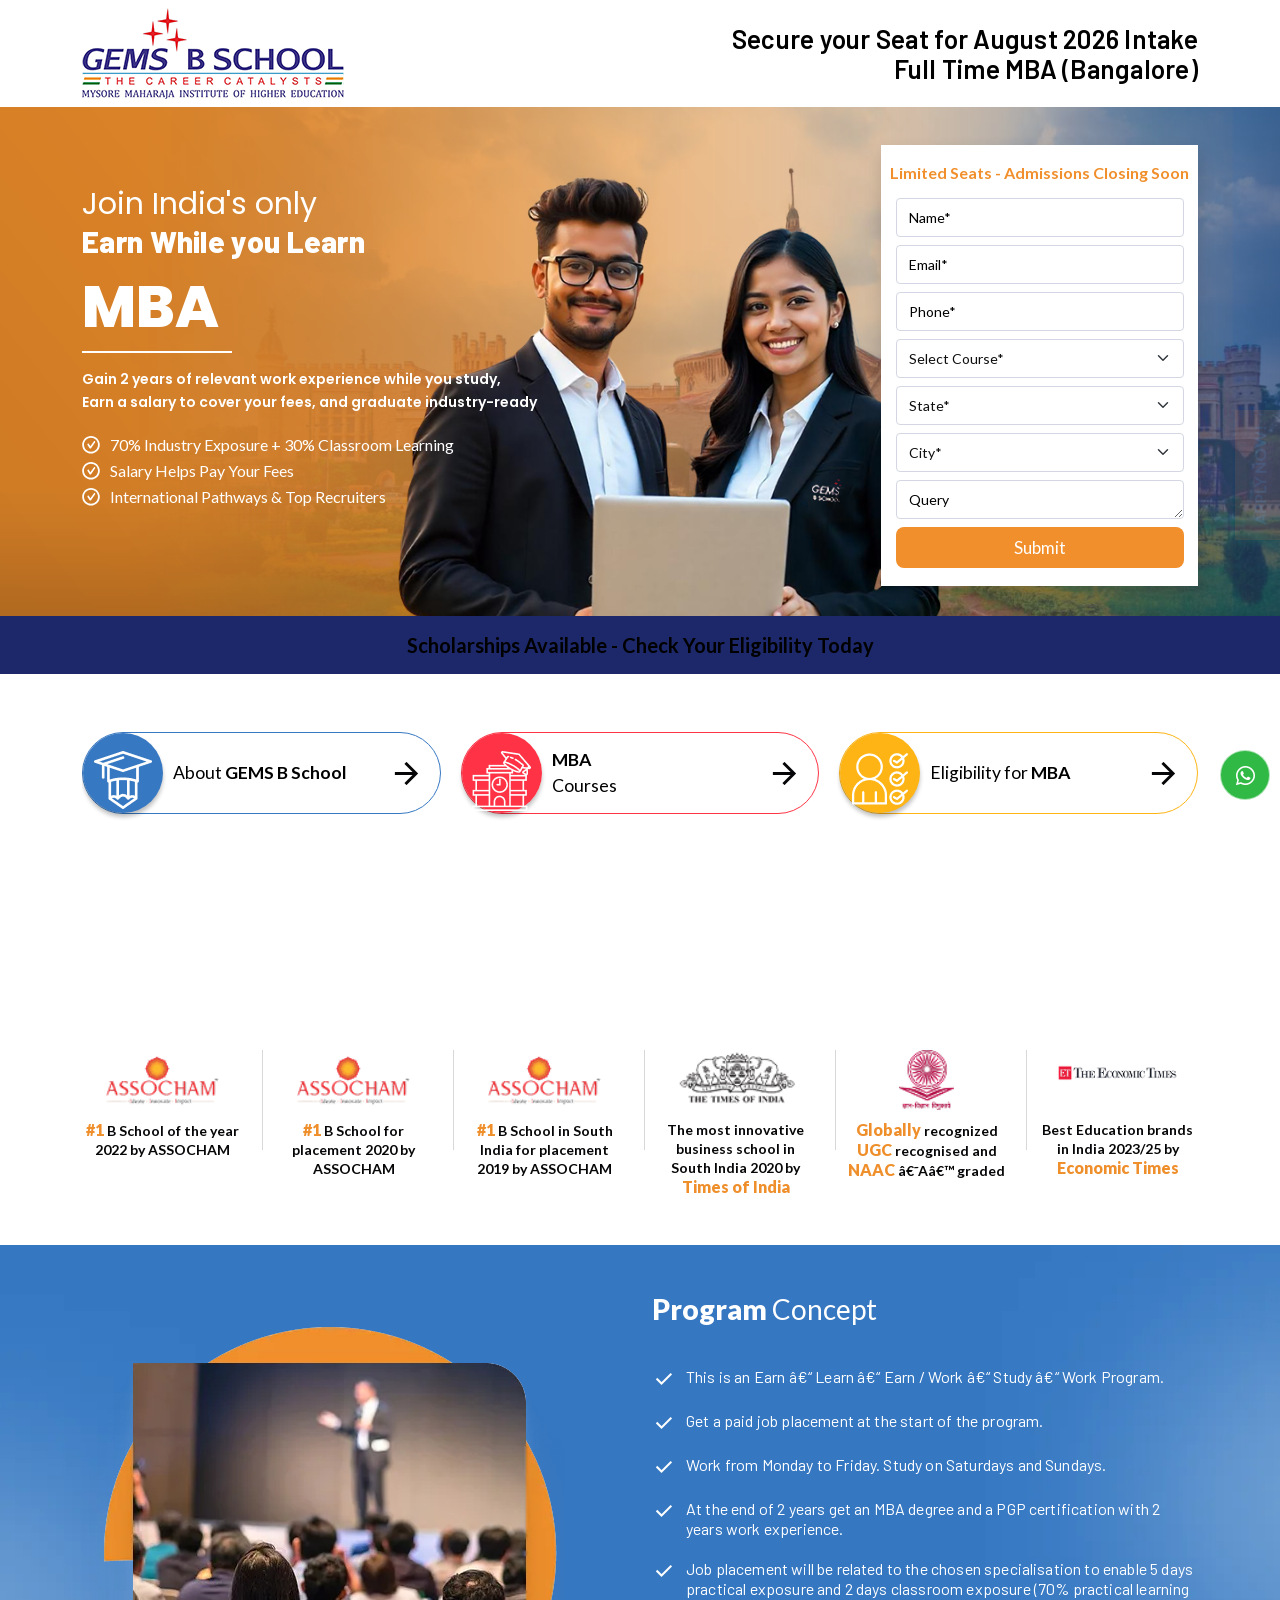
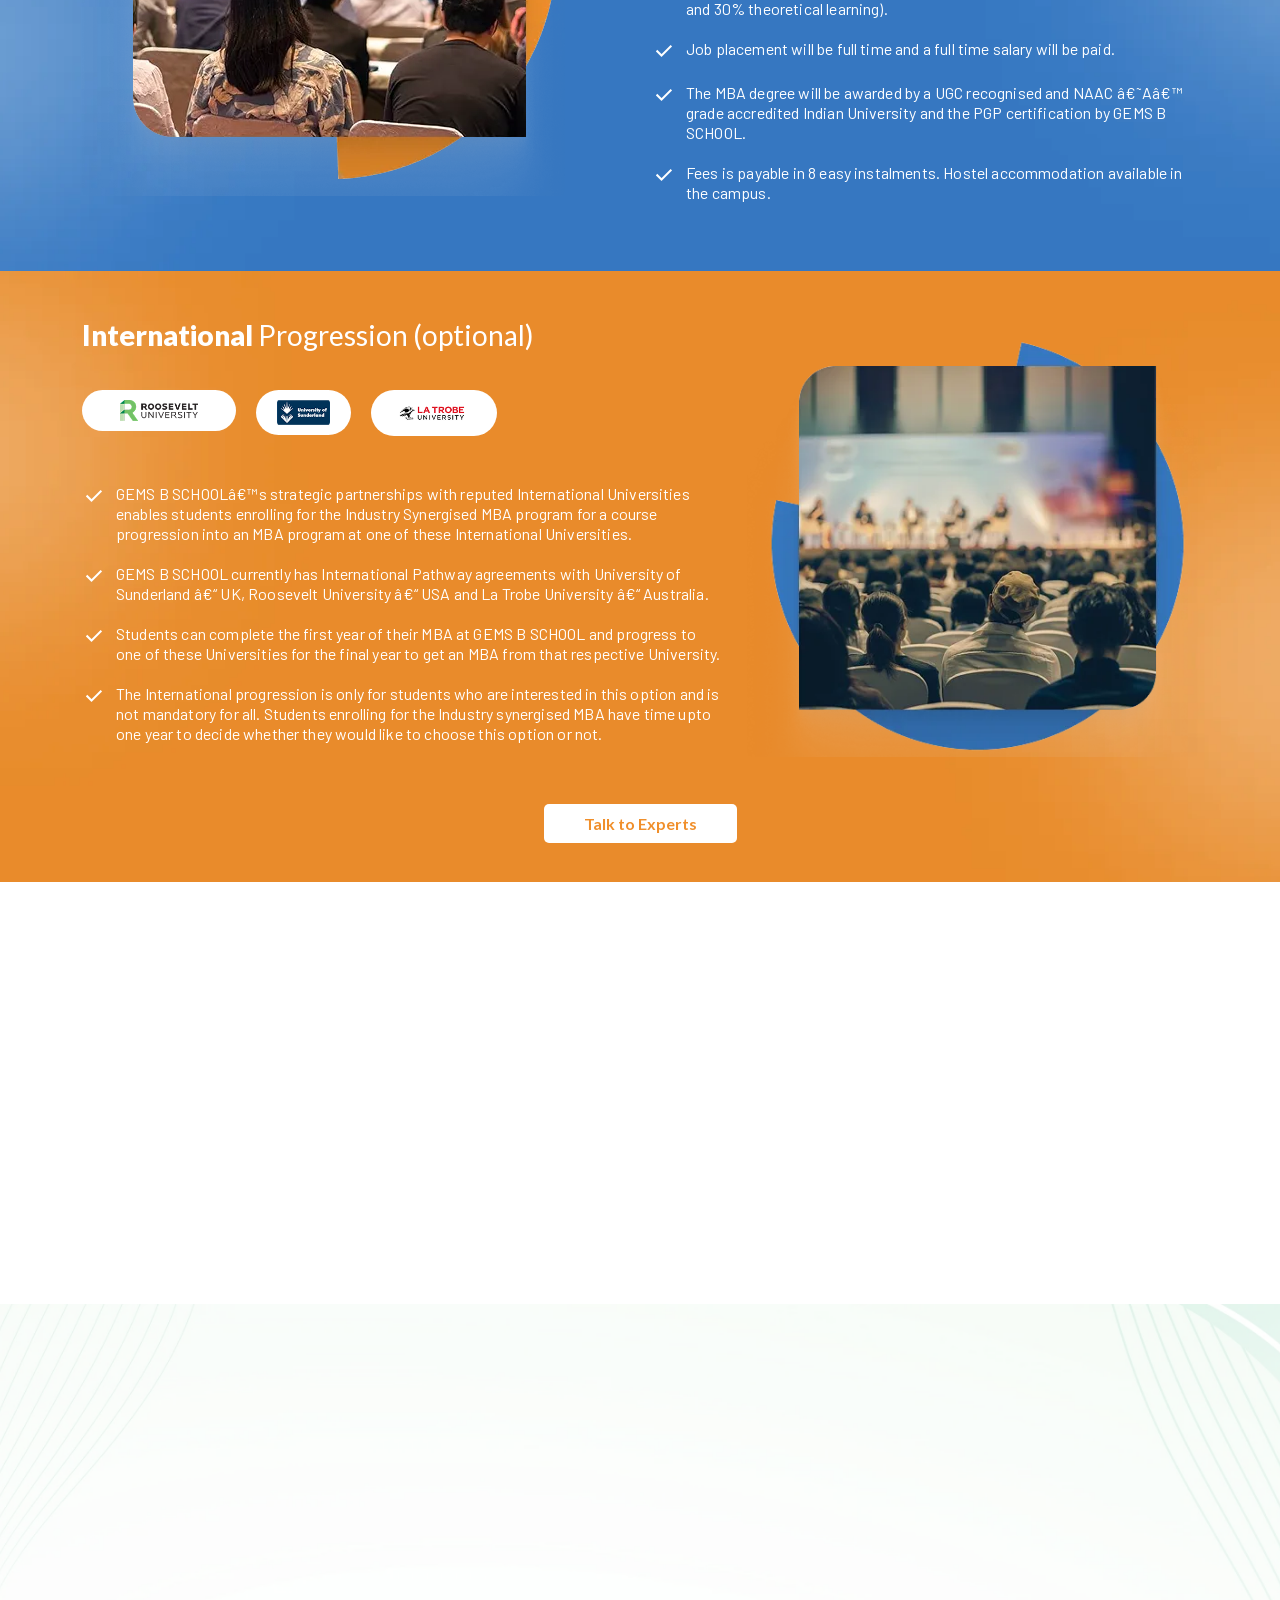
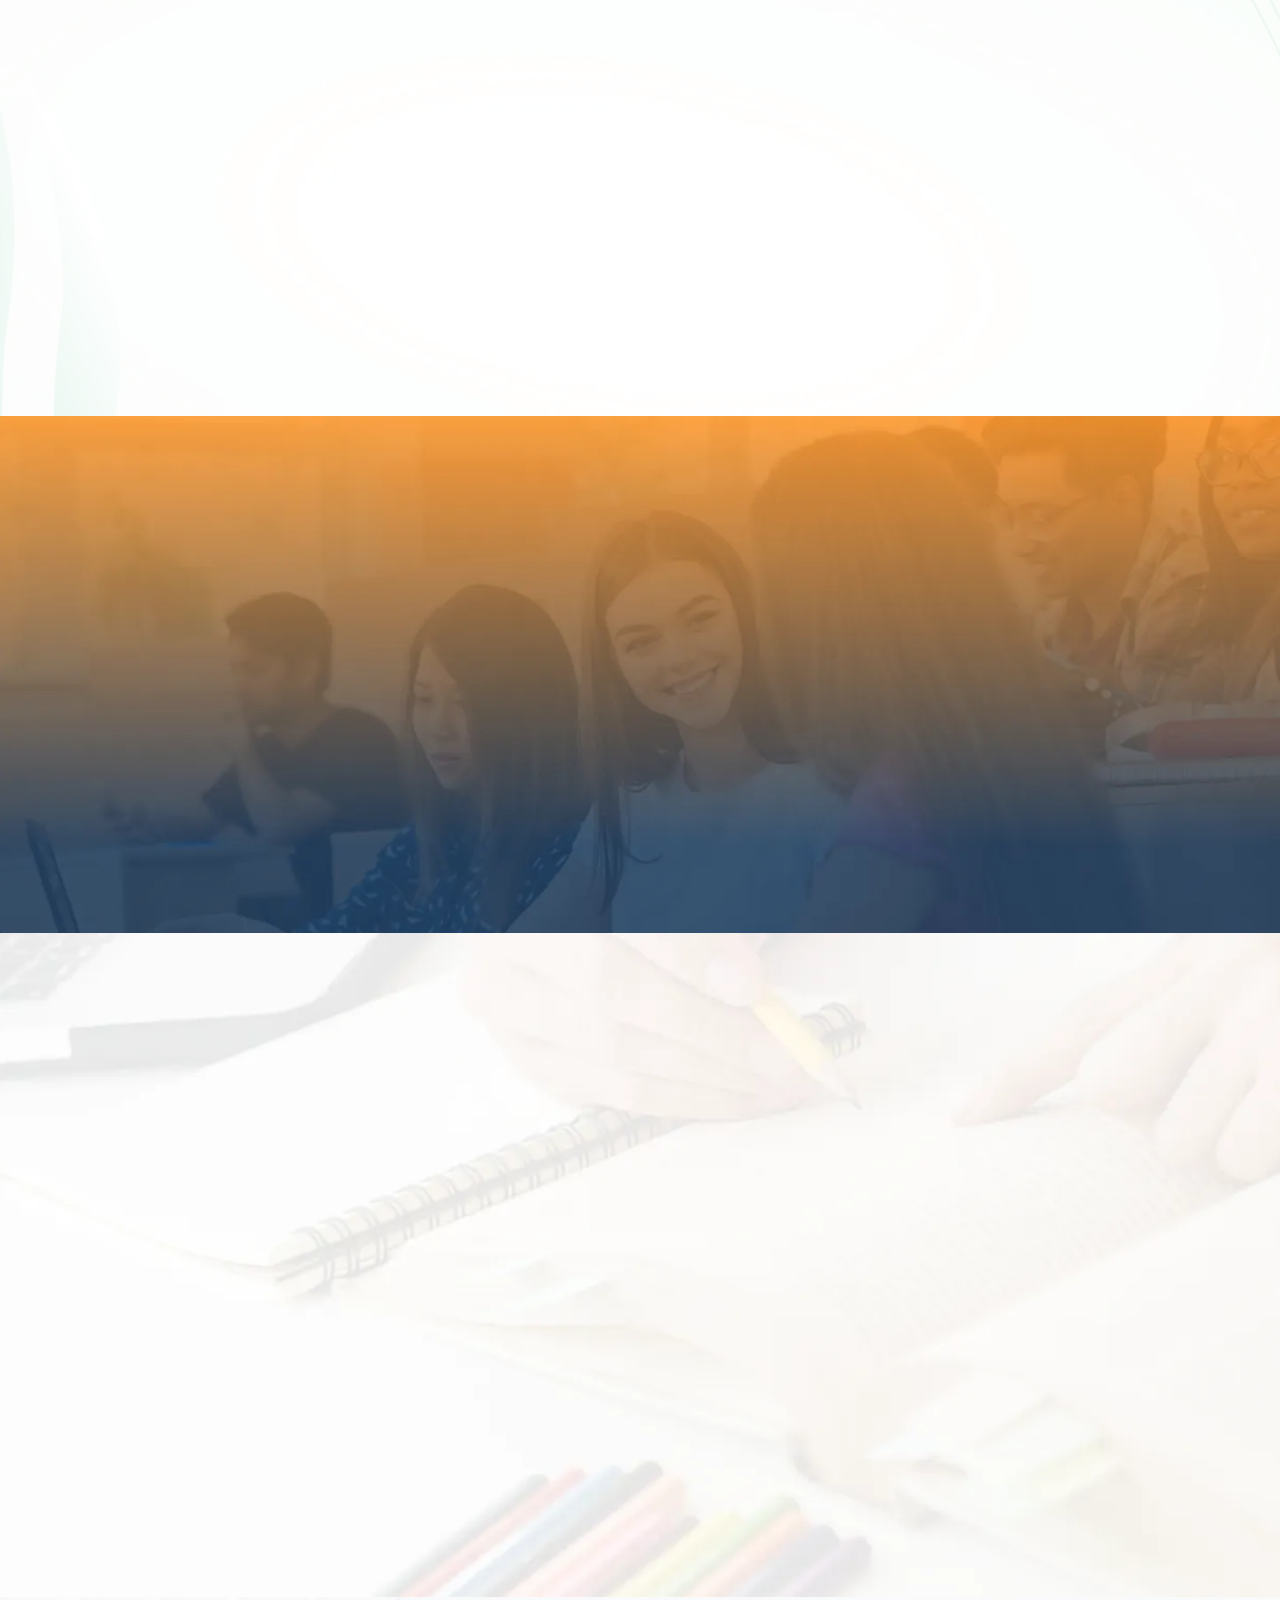
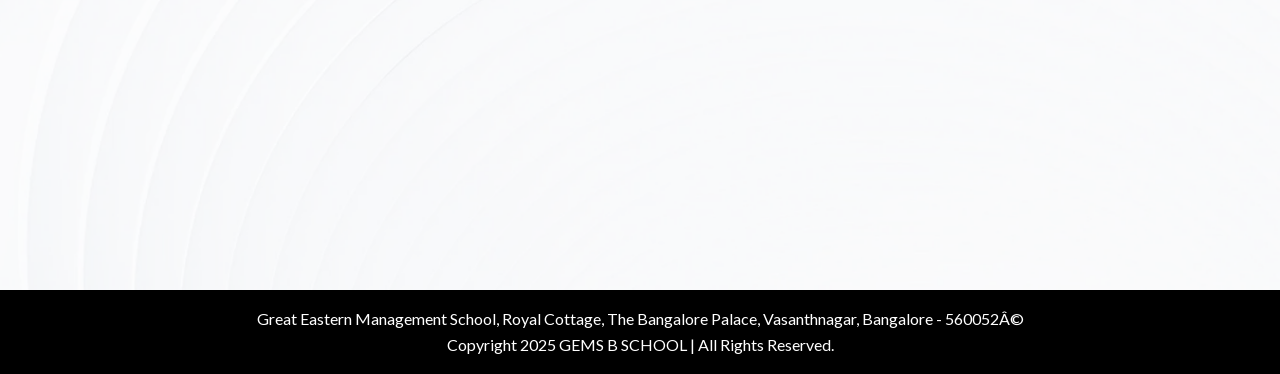
<file: gems-bschool-mba/index.html>
<!doctype html>
<html lang="en">
  <head>
    <script>
      window.dataLayer = window.dataLayer || [];
      (function () {
        var loaded = false;
        function loadScript(src) {
          var script = document.createElement("script");
          script.async = true;
          script.src = src;
          document.head.appendChild(script);
        }
        function loadTracking() {
          if (loaded) return;
          loaded = true;
          ["GTM-P59M7KVD", "GTM-M267MMF5"].forEach(function (id) {
            window.dataLayer.push({ "gtm.start": Date.now(), event: "gtm.js" });
            loadScript("https://www.googletagmanager.com/gtm.js?id=" + id);
          });
          loadScript("https://enquiry.gemsbschool.com/js/gems.js");
        }
        ["pointerdown", "keydown", "touchstart", "scroll"].forEach(function (eventName) {
          window.addEventListener(eventName, loadTracking, { once: true, passive: true });
        });
        window.addEventListener("load", function () {
          window.setTimeout(loadTracking, 5000);
        }, { once: true });
      })();
    </script>
    <meta charset="utf-8" />
    <meta http-equiv="X-UA-Compatible" content="IE=edge" />
    <link rel="preload" as="image" href="images/logo.webp" fetchpriority="high" />
    <link rel="preload" as="image" href="images/bgbanenr.webp" media="(min-width: 981px)" fetchpriority="high" />
    <link rel="preload" as="font" href="fonts/poppins-800.woff2" type="font/woff2" crossorigin fetchpriority="high" />
    <link rel="preload" as="font" href="fonts/poppins-600.woff2" type="font/woff2" crossorigin />
    <link rel="preload" as="font" href="fonts/lato-400.woff2" type="font/woff2" crossorigin />
    <link rel="preload" as="font" href="fonts/lato-900.woff2" type="font/woff2" crossorigin />
    <meta
      name="keywords"
      content='mba admission, mba management course, mba degree, mba degrees, mba admissions, mba in marketing management, information Systems mba programs, mba hr, mba in information Systems management, mba in hr management in india, mba in information Systems in india, mba colleges in india, full time mba program, mba in accounting and retail course, mba colleges in north india, mba in accounting and retail in india, mba in human resource management in india, mba retail admission, mba in retail programs, master of business administration in information technology, mba finance admission, mba in finance or accounting, mba in international business in india, top international business schools mba, mba with specialization in information technology, top 10 mba colleges, mba course in india, it mba programs, degree mba, mba institute, mba admission open, universities mba, global management mba, mba specialization in hr, mba marketing management, mba courses hr management, hr management for mba students, mba in information Systems colleges in india, mba degree in hrs management, information Systems mba degree programs, mba course, mba colleges of india, mba programs in india, course of mba, master degree mba, best colleges for mba in human resource management, top business schools for retail mba, top retail mba programs, mba human resource management, mba human resources degree, human resource management for mba students, mba specialization in human resources, mba in it, best finance mba programs, international business management in mba, mba in finance admission procedure, mba marketing, mba in international business colleges in india, mba in information technology colleges, mba with specialization in it, mba admission 2019, best IT mba, best it schools mba, mba in IT in india, master of business administration in it, mba in information technology, mba in information Systems, information Systems management in mba, information Systems school mba, mba in information Systems management in india, mba hr degree, mba in marketing management in india, mba colleges offering information Systems, best colleges for mba in hr management in india, mba college, college of mba, mba human resources, information of mba course, retail specialization in mba, mba international human resource management, best retail mba programs, courses in mba, mba retail and management, mba in retail or accounting, top finance mba programs, finance specialization in mba, degrees mba, universities of mba, colleges offering mba hr management, mba hr management, best information Systems mba, human resources mba programs, best colleges for mba in human resource management in india, courses of mba, mba degree in human resources management, mba information technology management, mba in finance programs, management in finance and accounting mba, mba in international business, mba in international business management, top international business mba programs, colleges offering mba in international business, it school mba, mba in it management in india, mba courses in india, details of mba course, admission in mba, top 10 mba courses, best colleges for mba in hr management, best information Systems schools mba, colleges offering mba in hr management, mba in management, mba in information Systems colleges, mba program, courses for mba, mba courses, top mba colleges in india, mba colleges india, international business mba programs, best international business mba, mba in accounting and finance in india, mba colleges offering international business, international business mba degree programs, mba in IT colleges in india, mba admissions 2019, top 10 mba college, mba in it colleges, it management in mba, mba it management, mba institute in india, management mba, colleges offering mba in information Systems, hr mba programs, mba university, management in retail and accounting mba, mba accounting and retail, colleges offering mba in human resource management, college mba, mba courses human resource management, colleges offering mba human resource management, mba in retail admission procedure, mba programs, course mba, courses mba, collage for mba, list of mba college, international business school mba, mba in accounting and finance course, top 10 reasons to do mba, mba it, top business schools for finance mba, mba accounting and finance, colleges offering mba in information technology, mba colleges offering it, best international business schools mba, mba finance and management, top international business mba, mba in international business colleges, mba in it management, mba in international business management in india, mba entrance exams, detail of mba course, colleges offering mba in it, it mba degree programs, mba accounting and finance bangalore, best international business mba in bangalore, b schools in bangalore for mba, mba in retail programs in bangalore, mba institutes in bangalore, business schools in bangalore for mba, information Systems school mba in bangalore, information Systems mba programs bangalore, mba in information Systems colleges in bangalore, bangalore top mba colleges, human resources mba programs in bangalore, mba in banking and finance college in bangalore, mba in human resources in bangalore, new college bangalore mba, mba programs in bangalore, colleges offering mba in bangalore, satyabhama mba college bangalore, good mba colleges in bangalore, mba in finance programs in bangalore, top international business mba in bangalore, top finance mba programs in banagalore, mba finance and management in bangalore, mba finance admission in banagalore, best b schools in bangalore, marketing managment mba programs in bangalore, mba in marketing management in banagalore, mba course in bangalore, mba colleges in bangalore, "mba in bangalore", mba courses in bangalore, mba in Bengaluru, mba human resources degree in bangalore, best colleges for mba in bangalore, best college for mba in bangalore, mba evening colleges in bangalore, which college is best for mba in bangalore, colleges in bangalore for mba, mba best colleges in bangalore, international business mba programs bangalore, retail specialization in mba bangalore, mba in accounting and retail in bangalore, mba retail admission in bangalore, top business schools for retail mba in banaglore, top retail mba programs in bangalore, mba in information Systems in bangalore, mba colleges in bangalore under madras university, mba courses bangalore, mba admission 2019 in bangalore, mba admissions in bangalore, bengaluru top mba colleges in india, list of mba courses in bangalore, bangalore mba college, mba in bangalore colleges, mba correspondence in bangalore, best mba colleges in bangalore, mba in bangalore, best colleges in bangalore for mba, bangalore mba colleges, colleges for mba in bangalore, one year mba in bangalore, best finance mba programs in banagalore, mba in finance or accounting in bangalore, finance specialization in mba bangalore, top b schools in bangalore, mba schools in bangalore, mba accounting and retail in bangalore, mba institute in bangalore, mba in retail or accounting in banagalore, mba in marketing management banagalore, best information Systems mba in bangalore, top mba colleges in bangalore, top mba colleges in bangalore 2019, top mba colleges in bangalore under tancet, mba in accounting and finance in bangalore, mba in international business in bangalore, mba in loyola college bangalore, top mba institutes in bangalore, best retail mba programs bangalore, mba in bangalore university, mba universities in bangalore, top 10 colleges in bangalore for mba, top colleges for mba in bangalore, mba admission in bangalore college, mba in human resources bangalore, mba admission in bangalore, best mba college in bangalore, bangalore colleges for mba, which university is best for mba in bangalore, mba in international business colleges in bangalore, international business school mba in bangalore, mba in retail admission procedure bangalore, mba in accounting and retail course bangalore, top information Systems mba in bangalore, top mba colleges in bangalore ranking, top colleges in bangalore for mba, mba courses in bangalore colleges, bangalore mba admission, mba courses list in bangalore, mba colleges bangalore, best college in bangalore for mba, mba college bangalore'
    />
    <title>GEMS B SCHOOL</title>
    <meta name="viewport" content="width=device-width, initial-scale=1" />
    <meta name="description" content="Explore GEMS B School's full-time MBA in Bangalore with work-study learning, industry exposure, international pathways, and placement support." />
    <link rel="icon" type="image/x-icon" href="images/favicon1.png" />
    <style>
      @font-face { font-family: "Barlow"; font-style: normal; font-weight: 400; font-display: swap; src: url("fonts/barlow-400.woff2") format("woff2"); }
      @font-face { font-family: "Barlow"; font-style: normal; font-weight: 500; font-display: swap; src: url("fonts/barlow-500.woff2") format("woff2"); }
      @font-face { font-family: "Barlow"; font-style: normal; font-weight: 600; font-display: swap; src: url("fonts/barlow-600.woff2") format("woff2"); }
      @font-face { font-family: "Barlow"; font-style: normal; font-weight: 700; font-display: swap; src: url("fonts/barlow-700.woff2") format("woff2"); }
      @font-face { font-family: "Barlow"; font-style: normal; font-weight: 800; font-display: swap; src: url("fonts/barlow-800.woff2") format("woff2"); }
      @font-face { font-family: "Barlow"; font-style: normal; font-weight: 900; font-display: swap; src: url("fonts/barlow-900.woff2") format("woff2"); }
      @font-face { font-family: "Lato"; font-style: normal; font-weight: 400; font-display: swap; src: url("fonts/lato-400.woff2") format("woff2"); }
      @font-face { font-family: "Lato"; font-style: normal; font-weight: 700; font-display: swap; src: url("fonts/lato-700.woff2") format("woff2"); }
      @font-face { font-family: "Lato"; font-style: normal; font-weight: 900; font-display: swap; src: url("fonts/lato-900.woff2") format("woff2"); }
      @font-face { font-family: "Poppins"; font-style: normal; font-weight: 400; font-display: swap; src: url("fonts/poppins-400.woff2") format("woff2"); }
      @font-face { font-family: "Poppins"; font-style: normal; font-weight: 600; font-display: swap; src: url("fonts/poppins-600.woff2") format("woff2"); }
      @font-face { font-family: "Poppins"; font-style: normal; font-weight: 800; font-display: swap; src: url("fonts/poppins-800.woff2") format("woff2"); }
    </style>
    <style id="critical-css">h1,h2,h4,h5{margin-top:0;margin-bottom:.5rem;font-weight:500;line-height:1.2}.d-none{display:none!important}h1,h2,h4,h5{color:#323232;margin:0;line-height:1.2em}.animation_div{position:relative;width:800px;height:680px}.graduate{position:absolute;top:50%;left:50%;transform:translate(-50%,-50%);z-index:10;width:50%;height:auto}.circle{position:absolute;width:200px;height:200px;background-color:#e88b2b;color:#fff;border-radius:50%;display:flex;justify-content:center;align-items:center;font-size:16px;font-weight:700;animation:1s ease-out forwards fadeInScale;animation-fill-mode:forwards;flex-direction:column}.icon{font-size:24px;margin-bottom:5px}.number{font-family:Barlow;font-style:normal;font-weight:700;font-size:40px;line-height:50px;text-align:center;color:#fff}.text{font-family:Barlow;font-style:normal;font-weight:500;font-size:20px;line-height:22px;text-align:center;color:#fff}.circle:nth-child(2){top:4%;left:65%;transform:translateX(-50%);animation-delay:.3s}.circle:nth-child(3){top:13%;left:6%;animation-delay:.6s}.circle:nth-child(4){top:23%;right:-16%;animation-delay:.9s}.circle:nth-child(5){bottom:20%;left:-4%;animation-delay:1.2s}.circle:nth-child(6){bottom:16%;right:-1%;animation-delay:1.5s}@media only screen and (max-width:980px){.affiliated__dv .Features_div .features_box p{font-size:18px;line-height:22px}.dsu-addmission .content_bnr-flex .banner .gradient-text::after{left:50%;transform:translateX(-50%)}.modal .fancyboxContent{padding:15px}.mbaText{justify-content:center}.dsu-addmission .gradient-text{font-size:42px;line-height:52px;font-weight:800;margin:5px 0;padding:0}.desktop{display:none}.logo__right .logo_text{font-size:12px;line-height:16px}.dsu-addmission .banner{font-size:24px;margin-bottom:0}.mobile{display:block}.dsu-intro{position:relative;width:100%;margin:1rem 0}.dsu-form{margin-left:auto;margin-right:auto}.dsu-addmission{margin-top:0;padding-top:0;z-index:2}.bc-img01{background-attachment:initial;background-image:none;height:auto;padding-bottom:0}#back-top{display:none!important}.dsu-addmission{text-align:center}.applyBox{margin-top:15px;width:100%;display:flex}.hero-section{clip-path:none}.bc-img01::before,.bc-img01:after{display:none}.leftsec_content{background-size:cover;padding:0 0 1.5rem;background-position:center center;background-repeat:no-repeat;position:relative}.dsu-addmission .content_bnr-flex .mbaText p:after{display:none}.bc-img01{background-size:cover;padding:20px 0!important;background-color:#052f5b}.dsu-addmission .content_bnr-flex h1{font-size:24px;line-height:26px}.key_text{margin-top:10px!important}.dsu-addmission .content_bnr-flex .mbaText p{text-align:center!important;font-size:26px;margin:5px 0;line-height:28px}}@media only screen and (max-width:736px){.dsu-addmission .content_bnr-flex .banner .gradient-text::after{display:none}.applyBox,.container{max-width:100%}.content_bnr-flex h1{font-size:2rem}.dsu-addmission .gradient-text{margin:15px 0 -7.5px}.logo__right .logo_text{font-size:10px}.sideNavi{position:fixed;width:100%;bottom:0;top:auto;right:auto;left:0;z-index:5;-moz-transform:rotate(0);-webkit-transform:rotate(0);-o-transform:rotate(0);-ms-transform:rotate(0);transform:rotate(0)}.sideNavi a{display:block;border-radius:0;text-align:center;padding:12px 2px}.sideNavi .sideNavi-flex{display:flex}.sideNavi-item{width:100%}.sideNavi a{color:#fff;border:0}#aktu-slider{margin-top:0}.mbaText{text-align:center;width:100%;display:block!important}.awards__section .award_text p{padding:30px 10px 90px}.dsu-addmission .pay_text{font-size:14px;padding:0 10px;margin-top:15px;line-height:22px}.dsu-addmission .pay_text br{display:none}}@media only screen and (max-width:480px){h1,h2,h4,h5{font-size:24px}p{font-size:14px;line-height:20px}}@-webkit-keyframes cp-bg-move-x{0%,100%{transform:translateX(-30px)}50%{transform:translateX(-10px)}}@keyframes cp-bg-move-x{0%,100%{transform:translateX(-30px)}50%{transform:translateX(-10px)}}.cp-bg-move-x{-webkit-animation-name:cp-bg-move-x;animation-name:cp-bg-move-x;-webkit-animation-duration:2s;animation-duration:2s;-webkit-animation-iteration-count:infinite;animation-iteration-count:infinite;-webkit-animation-timing-function:linear;animation-timing-function:linear}:root{--bs-blue:#0d6efd;--bs-indigo:#6610f2;--bs-purple:#6f42c1;--bs-pink:#d63384;--bs-red:#dc3545;--bs-orange:#fd7e14;--bs-yellow:#ffc107;--bs-green:#198754;--bs-teal:#20c997;--bs-cyan:#0dcaf0;--bs-white:#fff;--bs-gray:#6c757d;--bs-gray-dark:#343a40;--bs-primary:#0d6efd;--bs-secondary:#6c757d;--bs-success:#198754;--bs-info:#0dcaf0;--bs-warning:#ffc107;--bs-danger:#dc3545;--bs-light:#f8f9fa;--bs-dark:#212529;--bs-font-sans-serif:system-ui,-apple-system,"Segoe UI",Roboto,"Helvetica Neue",Arial,"Noto Sans","Liberation Sans",sans-serif,"Apple Color Emoji","Segoe UI Emoji","Segoe UI Symbol","Noto Color Emoji";--bs-font-monospace:SFMono-Regular,Menlo,Monaco,Consolas,"Liberation Mono","Courier New",monospace;--bs-gradient:linear-gradient(180deg, rgba(255, 255, 255, 0.15), rgba(255, 255, 255, 0))}*,::after,::before{box-sizing:border-box}@media (prefers-reduced-motion:no-preference){:root{scroll-behavior:smooth}}body{margin:0;font-family:var(--bs-font-sans-serif);font-size:1rem;font-weight:400;line-height:1.5;color:#212529;background-color:#fff;-webkit-text-size-adjust:100%}h1,h2,h3,h4,h5{margin-top:0;margin-bottom:.5rem;font-weight:500;line-height:1.2}h1{font-size:calc(1.375rem + 1.5vw)}@media (min-width:1200px){h1{font-size:2.5rem}}h2{font-size:calc(1.325rem + .9vw)}@media (min-width:1200px){h2{font-size:2rem}}h3{font-size:calc(1.3rem + .6vw)}@media (min-width:1200px){h3{font-size:1.75rem}}h4{font-size:calc(1.275rem + .3vw)}@media (min-width:1200px){h4{font-size:1.5rem}}h5{font-size:1.25rem}p{margin-top:0;margin-bottom:1rem}ul{padding-left:2rem}ul{margin-top:0;margin-bottom:1rem}b{font-weight:bolder}a{color:#0d6efd;text-decoration:underline}figure{margin:0 0 1rem}img{vertical-align:middle}button{border-radius:0}button,input,select,textarea{margin:0;font-family:inherit;font-size:inherit;line-height:inherit}button,select{text-transform:none}select{word-wrap:normal}[type=submit],button{-webkit-appearance:button}::-moz-focus-inner{padding:0;border-style:none}textarea{resize:vertical}::-webkit-datetime-edit-day-field,::-webkit-datetime-edit-fields-wrapper,::-webkit-datetime-edit-hour-field,::-webkit-datetime-edit-minute,::-webkit-datetime-edit-month-field,::-webkit-datetime-edit-text,::-webkit-datetime-edit-year-field{padding:0}::-webkit-inner-spin-button{height:auto}::-webkit-search-decoration{-webkit-appearance:none}::-webkit-color-swatch-wrapper{padding:0}::file-selector-button{font:inherit}::-webkit-file-upload-button{font:inherit;-webkit-appearance:button}iframe{border:0}.img-fluid{max-width:100%;height:auto}.container{width:100%;padding-right:var(--bs-gutter-x,.75rem);padding-left:var(--bs-gutter-x,.75rem);margin-right:auto;margin-left:auto}@media (min-width:576px){.container{max-width:540px}}@media (min-width:768px){.container{max-width:720px}}@media (min-width:992px){.container{max-width:960px}}@media (min-width:1200px){.container{max-width:1140px}}@media (min-width:1400px){.container{max-width:1320px}}.row{--bs-gutter-x:1.5rem;--bs-gutter-y:0;display:flex;flex-wrap:wrap;margin-top:calc(var(--bs-gutter-y)*-1);margin-right:calc(var(--bs-gutter-x)*-.5);margin-left:calc(var(--bs-gutter-x)*-.5)}.row>*{flex-shrink:0;width:100%;max-width:100%;padding-right:calc(var(--bs-gutter-x)*.5);padding-left:calc(var(--bs-gutter-x)*.5);margin-top:var(--bs-gutter-y)}.col-6{flex:0 0 auto;width:50%}.col-12{flex:0 0 auto;width:100%}@media (min-width:768px){.col-md-4{flex:0 0 auto;width:33.33333333%}.col-md-8{flex:0 0 auto;width:66.66666667%}.col-md-12{flex:0 0 auto;width:100%}}@media (min-width:992px){.col-lg-4{flex:0 0 auto;width:33.33333333%}.col-lg-6{flex:0 0 auto;width:50%}.col-lg-8{flex:0 0 auto;width:66.66666667%}.col-lg-12{flex:0 0 auto;width:100%}}.form-control{display:block;width:100%;padding:.375rem .75rem;font-size:1rem;font-weight:400;line-height:1.5;color:#212529;background-color:#fff;background-clip:padding-box;border:1px solid #ced4da;-webkit-appearance:none;-moz-appearance:none;appearance:none;border-radius:.25rem}.form-control::-webkit-date-and-time-value{height:1.5em}.form-control::-moz-placeholder{color:#6c757d;opacity:1}.form-control::-webkit-file-upload-button{padding:.375rem .75rem;margin:-.375rem -.75rem;-webkit-margin-end:.75rem;margin-inline-end:.75rem;color:#212529;background-color:#e9ecef;border-color:inherit;border-style:solid;border-width:0;border-inline-end-width:1px;border-radius:0}textarea.form-control{min-height:calc(1.5em + (.75rem + 2px))}.form-select{display:block;width:100%;padding:.375rem 2.25rem .375rem .75rem;-moz-padding-start:calc(0.75rem - 3px);font-size:1rem;font-weight:400;line-height:1.5;color:#212529;background-color:#fff;background-image:url(data:image/svg+xml,%3csvg\ xmlns=\'http://www.w3.org/2000/svg\'\ viewBox=\'0\ 0\ 16\ 16\'%3e%3cpath\ fill=\'none\'\ stroke=\'%23343a40\'\ stroke-linecap=\'round\'\ stroke-linejoin=\'round\'\ stroke-width=\'2\'\ d=\'M2\ 5l6\ 6\ 6-6\'/%3e%3c/svg%3e);background-repeat:no-repeat;background-position:right .75rem center;background-size:16px 12px;border:1px solid #ced4da;border-radius:.25rem;-webkit-appearance:none;-moz-appearance:none;appearance:none}.form-select:-moz-focusring{color:transparent;text-shadow:0 0 0#212529}.input-group{position:relative;display:flex;flex-wrap:wrap;align-items:stretch;width:100%}.input-group>.form-control,.input-group>.form-select{position:relative;flex:1 1 auto;width:1%;min-width:0}.input-group .btn{position:relative;z-index:2}.btn{display:inline-block;font-weight:400;line-height:1.5;color:#212529;text-align:center;text-decoration:none;vertical-align:middle;background-color:transparent;border:1px solid transparent;padding:.375rem .75rem;font-size:1rem;border-radius:.25rem}.fade:not(.show){opacity:0}.modal{position:fixed;top:0;left:0;z-index:1060;display:none;width:100%;height:100%;overflow-x:hidden;overflow-y:auto;outline:0}.modal-dialog{position:relative;width:auto;margin:.5rem}.modal.fade .modal-dialog{transform:translate(0,-50px)}.modal-dialog-centered{display:flex;align-items:center;min-height:calc(100% - 1rem)}.modal-content{position:relative;display:flex;flex-direction:column;width:100%;background-color:#fff;background-clip:padding-box;border:1px solid rgba(0,0,0,.2);border-radius:.3rem;outline:0}@media (min-width:576px){.modal-dialog{max-width:500px;margin:1.75rem auto}.modal-dialog-centered{min-height:calc(100% - 3.5rem)}}.d-block{display:block!important}.d-flex{display:flex!important}.shadow{box-shadow:0 .5rem 1rem rgba(0,0,0,.15)!important}.position-relative{position:relative!important}.w-100{width:100%!important}.flex-column{flex-direction:column!important}.flex-wrap{flex-wrap:wrap!important}.justify-content-center{justify-content:center!important}.align-items-center{align-items:center!important}.align-content-center{align-content:center!important}.mt-0{margin-top:0!important}.mt-2{margin-top:.5rem!important}.mt-3{margin-top:1rem!important}.mb-3{margin-bottom:1rem!important}.mb-5{margin-bottom:3rem!important}.py-2{padding-top:.5rem!important;padding-bottom:.5rem!important}.py-4{padding-top:1.5rem!important;padding-bottom:1.5rem!important}.py-5{padding-top:3rem!important;padding-bottom:3rem!important}.pe-3{padding-right:1rem!important}.pb-3{padding-bottom:1rem!important}.pb-5{padding-bottom:3rem!important}.lh-1{line-height:1!important}.text-start{text-align:left!important}.text-end{text-align:right!important}.text-center{text-align:center!important}.text-uppercase{text-transform:uppercase!important}.text-white{color:#fff!important}@media (min-width:992px){.modal-lg{max-width:800px}.d-lg-none{display:none!important}.align-items-lg-end{align-items:flex-end!important}.mt-lg-5{margin-top:3rem!important}}:root{--bg-grey:#f8f8f8;--bg-orange:#daa83e;--bg-blue:#05305b;--bg-red:#ec3237;--bg-yellow:#e85d00;--bg-orange:#f58220;--white-col:#ffffff;--font:1.1rem;--text-dark:#000000}*{margin:0;padding:0;box-sizing:border-box}body{font-family:Lato,sans-serif;margin:0;padding:0;font-size:14px;font-weight:400;color:var(--text-dark);outline:0;line-height:1.4em;overflow-x:hidden}h1,h2,h3,h4,h5{color:#323232;margin:0;line-height:1.2em}p{padding:0;margin:0;font-size:var(--font);line-height:1.5;color:var(--text-dark)}figure,header,section{display:block}ul{list-style:none;margin:0;padding:0}a{outline:0!important;color:#ffcb05;text-decoration:none}textarea{outline:0!important;text-decoration:none}img{border:0}.text-blue{color:var(--bg-blue)}.overflow{overflow:hidden}li{color:#000}::-webkit-input-placeholder{color:var(--text-dark)!important}::-moz-placeholder{color:var(--text-dark)!important}:-ms-input-placeholder{color:var(--text-dark)!important}:-moz-placeholder{color:var(--text-dark)!important}#back-top{position:fixed;right:0;bottom:1%;z-index:999;overflow:hidden;display:none;width:50px;height:50px;border:1px solid var(--text-dark);background-color:var(--white-col);text-align:center}#back-top:after{display:block;text-align:center;color:var(--text-dark);font-size:20px;font-family:"Font Awesome 5 Pro";content:"";line-height:48px}.bc-img01{background-image:url(images/banner.png);background-size:cover;padding:30px 0!important;height:100%;background-position:center center;background-repeat:no-repeat}.sideNavi{position:fixed;top:50%;right:20px;z-index:2;transform-origin:right;-moz-transform:rotate(270deg);-webkit-transform:rotate(270deg);-o-transform:rotate(270deg);-ms-transform:rotate(270deg);transform:rotate(270deg) translateX(50%)}.sideNavi a{background-color:#fa802e;border-radius:0;text-align:center;font-weight:600;color:var(--white-col);border-right:0;font-size:16px;padding:15px;display:block}.whats_app{position:fixed;right:10px;bottom:100px;z-index:999;overflow:hidden;display:none;width:50px;height:50px;font-size:22px;line-height:49px;border:1px solid rgba(255,255,255,.6);background-color:#31b946;border-radius:100%;text-align:center;text-align:center;color:#fff}.widget-title h3{display:inline-block;position:relative}.zIndex2{z-index:2}.font-weight-700{font-weight:700}.font-weight-900{font-weight:900}.show{display:block!important}.logo__right .logo_text{font-family:Barlow;font-style:normal;font-weight:600;font-size:26px;line-height:30px;letter-spacing:.01em;color:#000;display:flex;justify-content:end;align-items:center}.content_bnr-flex h1{font-family:Poppins;font-style:normal;font-weight:400;font-size:30.2218px;line-height:45px;color:#fff}.dsu-addmission .gradient-text{font-family:Poppins;font-style:normal;font-weight:900;font-size:58.258px;line-height:62px;color:#fff;margin-top:10px;margin-bottom:30px;position:relative}.dsu-addmission .pay_text{font-family:Poppins;font-style:normal;font-weight:600;font-size:14px;line-height:23px;color:#fff;margin-top:25px}.key_text{margin-top:20px}.key_text li{color:#fff;font-size:16px;font-weight:500;padding-bottom:4px;line-height:22px;list-style-type:none;display:flex;justify-content:start;align-items:center;gap:10px}.top-sec{background-color:#1c286a;width:100%;display:table;padding:10px;text-align:center}.head6{-webkit-animation:2s infinite head6_animate;-moz-animation:2s infinite head6_animate;animation:2s infinite head6_animate;font-size:20px;line-height:22px;font-weight:700}@keyframes head6_animate{20%{color:#fff}40%{color:#efc603}60%{color:#fff}80%{color:#efc603}100%{color:#fff}}.key_text li img{width:18px;height:18px}.dsu-addmission .content_bnr-flex .banner .gradient-text::after{width:150px;height:2px;background-color:#fff;position:absolute;content:"";bottom:-25px;left:0;margin-bottom:10px}.dsu-form{position:relative;width:90%;max-width:390px;float:right;padding:1.1rem .1rem;margin:0;box-shadow:0 2px 12px rgba(0,0,0,.2);margin-top:-2rem;background-color:#fff;border-radius:0}.frmBg{position:relative;text-align:center}.frmBg h4{font-size:16px;font-weight:700;color:#f08f2b}.applyBox{margin:2.5rem 0 0;width:22rem;float:right;text-align:center}.contact_fild{padding:0 .8rem}.contact-fild-box .form-control,.contact-fild-box .form-select{display:block;width:100%;height:auto;padding:8px 12px;font-size:14px;margin-bottom:.5rem;color:#0f0f0f;background-color:transparent;border:1px solid #d4d7e3;border-radius:4px}.form-group{margin-bottom:0}.btn_submit{background-color:#f08f2b;color:#fff;font-size:17px;border-radius:.5rem;padding:7px 4rem;width:100%}.contact-fild-box{margin-bottom:0;position:relative}.contact-fild-box.text-center{margin-bottom:0}.dsu-addmission{margin-top:8%;display:block;padding:0}.formIDfid{padding:0}.contact-fild-box .form-control option{color:#000}.dsu-addmission .content_bnr-flex .mbaText p{font-family:Barlow;font-style:normal;font-weight:800;font-size:30px;line-height:40px;letter-spacing:.01em;color:#fff;margin-bottom:10px;position:relative}.topslider_div{margin:10px 0 25px}.modal .fancyboxContent{padding:25px}.modal .fancyboxContent h4{font-size:20px;color:#fdb414!important;margin-bottom:3px}.modal .fancyboxContent p{font-size:14px;line-height:22px}.modal-dialog{max-width:900px}.rank-section .topslider_div .top_box1,.rank-section .topslider_div .top_box3,.rank-section .topslider_div .top_box4{display:flex;justify-content:space-between;align-items:center;border:1px solid red}.rank-section .topslider_div .top-coll{display:flex;justify-content:space-between;align-items:center;gap:10px}.rank-section .topslider_div .top_box1{border:1px solid #3678c2;border-radius:45px}.rank-section .topslider_div .top_box3{border:1px solid #fdb414;border-radius:45px}.rank-section .topslider_div .top_box4{border:1px solid #ff0d22d6;border-radius:45px}.rank-section .topslider_div .top_box1 .top-coll .top_icon_box1{background-color:#3678c2;border-radius:50%;padding:18px;width:80px;height:80px;display:flex;justify-content:center;box-shadow:0 4px 4px rgba(0,0,0,.25)}.rank-section .topslider_div .top_box3 .top-coll .top_icon_box3{background-color:#fdb414;border-radius:50%;padding:18px;width:80px;height:80px;display:flex;justify-content:center;box-shadow:0 4px 4px rgba(0,0,0,.25)}.rank-section .topslider_div .top_box4 .top-coll .top_icon_box4{background-color:#ff0d22d6;border-radius:50%;padding:18px;width:80px;height:80px;display:flex;justify-content:center;box-shadow:0 4px 4px rgba(0,0,0,.25)}.ranked__dv .ranked_box{display:flex;justify-content:center;align-items:center;flex-direction:column;gap:10px;position:relative}.ranked__dv .ranked_box img{width:125px;height:60px;object-fit:contain}.ranked__dv .ranked_box::after{position:absolute;height:100px;width:1px;background-color:#d8d8d8;left:-11px;top:0;content:""}.ranked__dv .ranked_box p{font-weight:600;font-size:14px;line-height:19px;text-align:center;color:#060608}.ranked__dv .ranked_box p span{font-weight:900;font-size:16px;line-height:19px;text-align:center;color:#ef8f2b}.track_section{background-image:url(images/bgbanenr.webp);background-position:center;background-repeat:no-repeat;background-size:cover}.track_section .teack_div{display:flex;justify-content:center;align-items:center}.affiliated__dv .Features_div{margin:10px}.affiliated__dv .Features_div .features_box{display:flex;justify-content:center;align-items:center;background:#fff;border:1px solid #d8d8d8;border-radius:8px;padding:30px;flex-direction:column}.affiliated__dv .Features_div .orangeBr{border-top:5px solid #e88b2c}.affiliated__dv .Features_div .blueBr{border-top:5px solid #3576bc}.affiliated__dv .Features_div .features_box p{font-weight:600;font-size:20px;line-height:24px;text-align:center;letter-spacing:.01em;color:#060608;margin-bottom:10px}.testimonial__section .testi_box .testi_text{display:flex;justify-content:start;align-items:flex-start;gap:10px}.testimonial__section .testi_box{display:flex;justify-content:space-between!important;align-items:center;flex-direction:column;flex-wrap:wrap}.testimonial__section .testi_box .testi_text p{font-family:Barlow;height:164px;overflow-y:auto;padding-right:5px;font-style:normal;font-weight:400;font-size:18px;line-height:26px;color:#fff}.testimonial__section .testi_box .test_profile{display:flex;justify-content:flex-start;align-items:flex-start;flex-direction:column;gap:20px;margin-top:20px;flex-wrap:wrap}.testimonial__section .testi_box .test_profile .profile_detail{display:flex;justify-content:flex-start;align-items:center;flex-direction:row;gap:20px}.testimonial__section .testi_box .test_profile .profile_detail img{border-radius:50%!important;width:100px;object-fit:cover;height:100px}.testimonial__section .testi_box .test_profile .profile_detail p{font-weight:400;font-size:18px;line-height:22px;color:#fff}.awards__section .award_text{background:linear-gradient(96.26deg,#3069a9 37.48%,#e88b2b 104.72%);border-radius:12px}.awards__section .award_text p{font-weight:400;font-size:16px;line-height:26px;text-align:center;color:#fff;padding:30px 30px 90px;margin-bottom:-40px}.placement-section .place_div .placem_img{display:flex!important;justify-content:center!important;align-self:center!important;height:100px;padding:20px;border-right:2px solid #d8d8d8}.placement-section .place_div .placem_img img{width:100%;height:100%;object-fit:contain}ul.dots{list-style:disc;padding:0 0 0 15px}.desktop{display:block}.mobile{display:none}@media only screen and (max-width:980px){.track_section{content-visibility:auto;contain-intrinsic-size:900px}.affiliated__dv .Features_div .features_box p{font-size:18px;line-height:22px}.dsu-addmission .content_bnr-flex .banner .gradient-text::after{left:50%;transform:translateX(-50%)}.modal .fancyboxContent{padding:15px}.mbaText{justify-content:center}.dsu-addmission .gradient-text{font-size:42px;line-height:52px;font-weight:800;margin:5px 0;padding:0}.desktop{display:none}.logo__right .logo_text{font-size:12px;line-height:16px}.dsu-addmission .banner{font-size:24px;margin-bottom:0}.mobile{display:block}.dsu-intro{position:relative;width:100%;margin:1rem 0}.dsu-form{margin-left:auto;margin-right:auto}.dsu-addmission{margin-top:0;padding-top:0;z-index:2}.bc-img01{background-attachment:initial;background-image:none;height:auto;padding-bottom:0}#back-top{display:none!important}.dsu-addmission{text-align:center}.applyBox{margin-top:15px;width:100%;display:flex}.hero-section{clip-path:none}.bc-img01::before,.bc-img01:after{display:none}.leftsec_content{background-size:cover;padding:0 0 1.5rem;background-position:center center;background-repeat:no-repeat;position:relative}.dsu-addmission .content_bnr-flex .mbaText p:after{display:none}.bc-img01{background-size:cover;padding:20px 0!important;background-color:#052f5b}.dsu-addmission .content_bnr-flex h1{font-size:24px;line-height:26px}.key_text{margin-top:10px!important}.dsu-addmission .content_bnr-flex .mbaText p{text-align:center!important;font-size:26px;margin:5px 0;line-height:28px}.head6{font-size:16px!important;line-height:20px!important}}@media only screen and (max-width:736px){.dsu-addmission .content_bnr-flex .banner .gradient-text::after{display:none}.applyBox,.container{max-width:100%}.content_bnr-flex h1{font-size:2rem}.dsu-addmission .gradient-text{margin:15px 0 -7.5px}.logo__right .logo_text{font-size:10px}.sideNavi{position:fixed;width:100%;bottom:0;top:auto;right:auto;left:0;z-index:5;-moz-transform:rotate(0);-webkit-transform:rotate(0);-o-transform:rotate(0);-ms-transform:rotate(0);transform:rotate(0)}.sideNavi a{display:block;border-radius:0;text-align:center;padding:12px 2px}.sideNavi .sideNavi-flex{display:flex}.sideNavi-item{width:100%}.sideNavi a{color:#fff;border:0}#aktu-slider{margin-top:0}.py-5{padding-top:1.5rem!important;padding-bottom:1.5rem!important}.mbaText{text-align:center;width:100%;display:block!important}.awards__section .award_text p{padding:30px 10px 90px}.dsu-addmission .pay_text{font-size:14px;padding:0 10px;margin-top:15px;line-height:22px}.dsu-addmission .pay_text br{display:none}}@media only screen and (max-width:568px){.testimonial__section .testi_box .test_profile .profile_detail img{width:80px;height:80px}.testimonial__section .testi_box .test_profile .profile_detail p{width:calc(100% - 90px)}.dsu-form{width:100%;border:1px solid #000}}@media only screen and (max-width:480px){h1,h2,h3,h4,h5{font-size:24px}p{font-size:14px;line-height:20px}}@media only screen and (max-width:980px){body,html{overflow-x:hidden}.header .logo img{max-width:180px;height:auto}.logo__right .logo_text{white-space:normal;word-break:break-word}.applyBox,.dsu-form{width:100%;max-width:100%;float:none}.dsu-form{margin-top:0}.rank-section .topslider_div .top_box1,.rank-section .topslider_div .top_box3,.rank-section .topslider_div .top_box4{border-radius:24px}.rank-section .topslider_div .top-coll{align-items:flex-start}.rank-section .topslider_div .top-coll .top_para{width:calc(100% - 92px)}.rank-section .topslider_div .top-coll .top_para p{word-break:break-word;margin-bottom:0}.rank-section,.track_section{content-visibility:auto;contain-intrinsic-size:900px}}@media only screen and (max-width:767px){.container{padding-left:14px;padding-right:14px}.top-head{padding-top:10px;padding-bottom:10px}.logo__right .logo_text{font-size:10px!important;line-height:14px!important}.dsu-addmission .content_bnr-flex h1{font-size:22px;line-height:28px}.dsu-addmission .content_bnr-flex .mbaText p{font-size:24px;line-height:30px}.dsu-addmission .gradient-text{font-size:38px;line-height:42px}.dsu-addmission .pay_text{padding:0 6px}.key_text li{align-items:flex-start}}.owl-carousel{position:relative}.owl-carousel{display:none;width:100%;z-index:1}.fab{-moz-osx-font-smoothing:grayscale;-webkit-font-smoothing:antialiased;display:inline-block;font-style:normal;font-variant:normal;text-rendering:auto;line-height:1}.fa-whatsapp:before{content:""}.fab{font-family:"Font Awesome 5 Brands"}@-webkit-keyframes fadeInDown{0%{opacity:0;-webkit-transform:translateY(-20px);transform:translateY(-20px)}100%{opacity:1;-webkit-transform:translateY(0);transform:translateY(0)}}@keyframes fadeInDown{0%{opacity:0;-webkit-transform:translateY(-20px);-ms-transform:translateY(-20px);transform:translateY(-20px)}100%{opacity:1;-webkit-transform:translateY(0);-ms-transform:translateY(0);transform:translateY(0)}}.fadeInDown{-webkit-animation-name:fadeInDown;animation-name:fadeInDown}@-webkit-keyframes fadeInLeft{0%{opacity:0;-webkit-transform:translateX(-20px);transform:translateX(-20px)}100%{opacity:1;-webkit-transform:translateX(0);transform:translateX(0)}}@keyframes fadeInLeft{0%{opacity:0;-webkit-transform:translateX(-20px);-ms-transform:translateX(-20px);transform:translateX(-20px)}100%{opacity:1;-webkit-transform:translateX(0);-ms-transform:translateX(0);transform:translateX(0)}}.fadeInLeft{-webkit-animation-name:fadeInLeft;animation-name:fadeInLeft}@-webkit-keyframes fadeInRight{0%{opacity:0;-webkit-transform:translateX(20px);transform:translateX(20px)}100%{opacity:1;-webkit-transform:translateX(0);transform:translateX(0)}}@keyframes fadeInRight{0%{opacity:0;-webkit-transform:translateX(20px);-ms-transform:translateX(20px);transform:translateX(20px)}100%{opacity:1;-webkit-transform:translateX(0);-ms-transform:translateX(0);transform:translateX(0)}}.fadeInRight{-webkit-animation-name:fadeInRight;animation-name:fadeInRight}@-webkit-keyframes fadeInUp{0%{opacity:0;-webkit-transform:translateY(20px);transform:translateY(20px)}100%{opacity:1;-webkit-transform:translateY(0);transform:translateY(0)}}@keyframes fadeInUp{0%{opacity:0;-webkit-transform:translateY(20px);-ms-transform:translateY(20px);transform:translateY(20px)}100%{opacity:1;-webkit-transform:translateY(0);-ms-transform:translateY(0);transform:translateY(0)}}.fadeInUp{-webkit-animation-name:fadeInUp;animation-name:fadeInUp}.jumping_ani{animation:1.2s ease-in-out infinite alternate levitate}@keyframes levitate{0%{transform:translate(0,0)}100%{transform:translate(0,20px)}}@media (max-width:767px){section:not(.hero-section){content-visibility:auto;contain-intrinsic-size:1px 1000px}}</style>
    <link data-href="css/site.purged.min.css" rel="stylesheet" />
    <noscript><link href="css/site.purged.min.css" rel="stylesheet" /></noscript>
    <link data-href="css/carousel/owl.carousel.min.css" rel="stylesheet" />
    <link data-href="css/carousel/owl.theme.default.min.css" rel="stylesheet" />
    <link data-href="css/jquery.fancybox.min.css" rel="stylesheet" />
    <link data-href="css/pro.purged.min.css" rel="stylesheet" />
    <link data-href="js/form/validationEngine.jquery.css" rel="stylesheet" />
    <style>
      .animated { animation-duration: 1s; animation-fill-mode: both; }
      @keyframes fadeInDown { from { opacity: 0; transform: translateY(-20px); } to { opacity: 1; transform: translateY(0); } }
      .fadeInDown { animation-name: fadeInDown; }
      @keyframes fadeInLeft { from { opacity: 0; transform: translateX(-20px); } to { opacity: 1; transform: translateX(0); } }
      .fadeInLeft { animation-name: fadeInLeft; }
      @keyframes fadeInRight { from { opacity: 0; transform: translateX(20px); } to { opacity: 1; transform: translateX(0); } }
      .fadeInRight { animation-name: fadeInRight; }
      @keyframes fadeInUp { from { opacity: 0; transform: translateY(20px); } to { opacity: 1; transform: translateY(0); } }
      .fadeInUp { animation-name: fadeInUp; }
      @keyframes heroSlideInLeft { from { transform: translateX(-20px); } to { transform: translateX(0); } }
      .hero-slide-in-left { animation: heroSlideInLeft 1s ease-out 200ms both; }
      .header .logo img { aspect-ratio: 262 / 91; }
      .International-section .brand_img img { object-fit: contain; }
      @media (max-width: 980px) {
        .header { height: 78.515625px; }
        .leftsec_content { min-height: 211.5px; }
        .dsu-addmission { min-height: 187.5px; }
        .content_bnr-flex { min-height: 114px; }
        .pay_text { min-height: 66px; }
      }
      main > section:not(.hero-section) { content-visibility: auto; contain-intrinsic-size: auto 900px; }
    </style>
    <script>
      document.addEventListener("DOMContentLoaded", function () {
        var url = new URL(window.location.href);
        var campaign_name = url.searchParams.get("utm_campaign");
        var keyword = url.searchParams.get("utm_keyword");
        var source = url.searchParams.get("utm_source");
        var medium = url.searchParams.get("utm_medium");
        var network = url.searchParams.get("utm_network");

        var campaignUrl = document.getElementById("campaign_url");
        var campaignName = document.getElementById("campaign_name");
        var keywordEl = document.getElementById("keyword");
        var sourceId = document.getElementById("sourceId");
        var mediumId = document.getElementById("mediumId");
        var networkEl = document.getElementById("network");
        var referrerId = document.getElementById("referrerid");

        if (campaignUrl) campaignUrl.value = window.location.href;
        if (campaignName) campaignName.value = campaign_name;
        if (keywordEl) keywordEl.value = keyword;
        if (sourceId) sourceId.value = source;
        if (mediumId) mediumId.value = medium;
        if (networkEl) networkEl.value = network;
        if (referrerId) referrerId.value = document.referrer || "None";
      });
    </script>
  </head>

  <body>
    <!-- Google Tag Manager (noscript) -->
    <noscript
      ><iframe
        src="https://www.googletagmanager.com/ns.html?id=GTM-P59M7KVD"
        height="0"
        width="0"
        style="display: none; visibility: hidden"
        title="Google Tag Manager"
      ></iframe
    ></noscript>
    <!-- End Google Tag Manager (noscript) -->

    <!-- <noscript
      ><iframe
        src="https://www.googletagmanager.com/ns.html?id=GTM-TKT3XBJF"
        height="0"
        width="0"
        style="display: none; visibility: hidden"
        title="Google Tag Manager"
      ></iframe
    ></noscript> -->
    <!-- End Google Tag Manager (noscript) -->
    <!-- Google Tag Manager (noscript) -->
    <noscript
      ><iframe
        src="https://www.googletagmanager.com/ns.html?id=GTM-M267MMF5"
        height="0"
        width="0"
        style="display: none; visibility: hidden"
        title="Google Tag Manager"
      ></iframe
    ></noscript>
    <!-- End Google Tag Manager (noscript) -->

    <header id="header" class="header">
      <div class="header-absolute w-100">
        <div class="container">
          <div class="top-head py-2">
            <div class="row align-items-center">
              <div class="col-lg-4 col-md-4 col-6">
                <div class="logo">
                  <img class="img-fluid" src="images/logo.webp" alt="GEMS B School" width="262" height="91" loading="eager" fetchpriority="high" decoding="async" />
                </div>
              </div>

              <div class="col-lg-8 col-md-8 col-6 logo__right">
                <p
                  class="logo_text wow fadeInUp text-end"
                  data-wow-delay="200ms"
                >
                  Secure your Seat for August 2026 Intake <br />
                  Full Time MBA (Bangalore)
                </p>
              </div>
            </div>
          </div>
        </div>
      </div>
    </header>

    <main>
    <!-- Hero section start (Slider) -->
    <section class="hero-section position-relative overflow">
      <div class="bc-img01 position-relative">
        <div class="container">
          <div class="zIndex2 position-relative">
            <div class="row d-flex justify-content-center align-content-center">
              <div class="col-lg-6 col-md-12 leftsec_content">
                <div class="dsu-addmission position-relative">
                  <div class="content_bnr-flex">
                    <h1 class="wow fadeInRight" data-wow-delay="200ms">
                      Join India's only
                    </h1>

                    <div class="d-flex align-items-center mbaText">
                      <p
                        class="text-white lh-1 font-weight-700 wow fadeInRight"
                        data-wow-delay="200ms"
                      >
                        Earn While you Learn
                      </p>
                    </div>
                    <div class="banner">
                      <h2 class="gradient-text hero-slide-in-left">
                        MBA
                      </h2>
                    </div>
                  </div>

                  <h5 class="pay_text wow fadeInUp" data-wow-delay="200ms">
                    Gain 2 years of relevant work experience while you study,
                    <br />
                    Earn a salary to cover your fees, and graduate
                    industry-ready
                  </h5>

                  <ul class="key_text desktop">
                    <li>
                      <img loading="lazy" decoding="async" src="images/tick.svg" alt="" /> 70% Industry Exposure
                      + 30% Classroom Learning
                    </li>
                    <li>
                      <img loading="lazy" decoding="async" src="images/tick.svg" alt="" /> Salary Helps Pay Your
                      Fees
                    </li>
                    <li>
                      <img loading="lazy" decoding="async" src="images/tick.svg" alt="" />International Pathways
                      &amp; Top Recruiters
                    </li>
                  </ul>
                  <!-- <h3 class="wow fadeInUp" data-wow-delay="200ms"><small></small></h3> -->

                  <!-- <button class=" cta_btn"> <a href="#" class="cta-button">Limited Seats - Admissions Closing Soon</a></button> -->
                </div>
              </div>

              <div
                class="col-lg-6 col-md-12 formsec_right d-flex flex-column align-items-center align-items-lg-end"
              >
                <div class="dsu-intro">
                  <div id="applyBox" class="formsec">
                    <div class="applyBox">
                      <div
                        class="dsu-form shadow aos-item"
                        data-aos="zoom-in"
                        data-aos-delay="100"
                      >
                        <div class="dsuinner">
                          <div class="frmBg">
                            <h4 class="pb-3">
                              Limited Seats - Admissions Closing Soon
                            </h4>
                            <!--<p>Classes-Toddler Onwards-Session 2023-24</p>-->
                          </div>
                          <div class="contact_fild">
                            <form
                              id="formID"
                              name="contact-form"
                              method="post"
                              action="gems-mba-unipro-2025-save.php"
                            >
                              <div class="formIDfid">
                                <div class="contact-fild-box">
                                  <div class="form-group input-group">
                                    <input
                                      name="name"
                                      id="name"
                                      class="form-control"
                                      required
                                      placeholder="Name*"
                                      data-errormessage-value-missing="*Name is required!"
                                      type="text"
                                    />
                                  </div>
                                </div>
                                <div class="contact-fild-box">
                                  <div class="form-group input-group">
                                    <input
                                      name="email"
                                      id="email"
                                      class="form-control"
                                      required
                                      placeholder="Email*"
                                      maxlength="30"
                                      data-errormessage-value-missing="* Email is required!"
                                      type="text"
                                    />
                                  </div>
                                </div>
                                <div class="contact-fild-box">
                                  <div class="form-group input-group">
                                    <input
                                      name="phone"
                                      id="phone"
                                      maxlength="10"
                                      placeholder="Phone*"
                                      class="form-control validate[required, custom[phone]]"
                                      data-errormessage-value-missing="* Phone is required!"
                                      type="tel"
                                      oninput="this.setCustomValidity('')"
                                      oninvalid="
                                        this.setCustomValidity(
                                          'Enter your 10 digit Mobile Number (starting with 6,7,8,9)',
                                        )
                                      "
                                      pattern="^[6-9]\d{9}$"
                                    />
                                  </div>
                                </div>
                                <!-- <div class="contact-fild-box" style="display:none;">
                          <div class="form-group input-group">
                            <div class="input-group-prepend">
                              <span class="input-group-text" id="basic-addon3"><i class="fas fa-phone-alt"></i> </span>
                            </div>
                            <input type="text" name="otp" style="display:none;" id="otp" class="form-control validate[required] text-input" placeholder="OTP*" maxlength="6" data-errormessage-value-missing="*OTP is required!" autocomplete="off" />
                          </div>
                        </div> -->
                                <div class="contact-fild-box">
                                  <div class="form-group input-group">
                                    <select
                                      name="course"
                                      id="courseid"
                                      aria-label="Select course"
                                      class="form-control form-select validate[required]"
                                      data-errormessage-value-missing="* Course is required!"
                                    >
                                      <option
                                        value=""
                                        selected="selected"
                                        disabled="disabled"
                                      >
                                        Select Course*
                                      </option>
                                      <option value="American MBA">
                                        American MBA
                                      </option>
                                      <option value="Australian MBA">
                                        Australian MBA
                                      </option>
                                      <option value="British MBA">
                                        British MBA
                                      </option>
                                      <option value="Industry Synergsied MBA">
                                        Industry Synergsied MBA
                                      </option>
                                      <option value="MBA in Digital Marketing">
                                        MBA in Digital Marketing
                                      </option>
                                      <option
                                        value="MBA in Healthcare Management and Hospital Administration"
                                      >
                                        MBA in Healthcare Management and
                                        Hospital Administration
                                      </option>
                                      <option
                                        value="MBA + PGP in Event Management"
                                      >
                                        MBA + PGP in Event Management
                                      </option>
                                      <option
                                        value="MBA + PGP in Hospitality and Travel Tourism"
                                      >
                                        MBA + PGP in Hospitality and Travel
                                        Tourism
                                      </option>
                                      <option value="MBA + PGP in AI">
                                        MBA + PGP in AI
                                      </option>
                                      <option value="MBA in Business Analytics">
                                        MBA in Business Analytics
                                      </option>

                                      <!-- <option value="Facilities Management">Facilities Management </option>
                              <option value="Entrepreneurship Management">Entrepreneurship Management </option> -->
                                    </select>
                                  </div>
                                </div>
                                <div class="contact-fild-box">
                                  <div class="form-group input-group">
                                    <select
                                      name="state"
                                      id="stateSelect" required
                                      aria-label="Select state"
                                      data-errormessage-value-missing="* State is required!"
                                      class="form-select form-control validate[required]"
                                    >
                                      <option value="">State*</option>
                                    </select>
                                  </div>
                                </div>
                                <div class="contact-fild-box">
                                  <div class="form-group">
                                    <div id="citypid" class="input-group">
                                      <select
                                        name="city"
                                        id="citySelect" required
                                        aria-label="Select city"
                                        data-errormessage-value-missing="* City is required!"
                                        class="form-select form-control formbg1 validate[required]"
                                      >
                                        <option value="">City*</option>
                                      </select>
                                    </div>
                                  </div>
                                </div>
                                <div class="contact-fild-box">
                                  <div class="form-group input-group">
                                    <textarea
                                      id="queryid"
                                      name="inquiry"
                                      placeholder="Query"
                                      rows="1"
                                      class="form-control validate[required]"
                                      data-errormessage-value-missing="*Query is required!"
                                    ></textarea>
                                  </div>
                                </div>
                                <!-- <div class="contact-fild-box">
                          <div class="form-group form-check wow fadeInUp" data-wow-duration="1.2s" data-wow-delay=".5s">
                            <input id="terms_conditions" type="checkbox" name="terms_conditions"
                              class="form-control validate[required]"
                              data-errormessage-value-missing="* Please Click to agree! ">
                            <label for="terms_conditions">I agree to recieve information regarding my submitted enquiry
                            for GEMS B School </label>
                          </div>
                        </div> -->
                                <input
                                  type="hidden"
                                  id="referrerid"
                                  name="referrer_name"
                                  value=""
                                />
                                <input
                                  type="hidden"
                                  id="keyword"
                                  name="keyword"
                                  value=""
                                />
                                <input
                                  type="hidden"
                                  id="network"
                                  name="network"
                                  value=""
                                />
                                <input
                                  type="hidden"
                                  id="campaign_url"
                                  name="campaign_url"
                                  value=""
                                />
                                <input
                                  type="hidden"
                                  id="campaign_name"
                                  name="campaign_name"
                                  value=""
                                />
                                <input
                                  type="hidden"
                                  id="sourceId"
                                  name="source"
                                  value=""
                                />
                                <input
                                  type="hidden"
                                  id="mediumId"
                                  name="medium"
                                  value=""
                                />
                                <input
                                  type="hidden"
                                  name="orderid"
                                  value="1078"
                                />
                                <input
                                  type="hidden"
                                  name="sitename"
                                  value="GEMSBSchoolMBAG2005"
                                />
                                <div class="contact-fild-box text-center">
                                  <div class="form-group input-group">
                                    <button
                                      id="btnSubmit"
                                      type="submit"
                                      class="btn btn_submit mt-0"
                                    >
                                      Submit
                                    </button>
                                  </div>
                                </div>
                              </div>
                            </form>
                          </div>
                        </div>
                      </div>
                    </div>
                  </div>
                </div>
                <ul class="key_text mobile">
                  <li>
                    <img loading="lazy" decoding="async" src="images/tick.svg" alt="" /> 70% Industry Exposure +
                    30% Classroom Learning
                  </li>
                  <li>
                    <img loading="lazy" decoding="async" src="images/tick.svg" alt="" /> Salary Helps Pay Your
                    Fees
                  </li>
                  <li>
                    <img loading="lazy" decoding="async" src="images/tick.svg" alt="" />International Pathways
                    &amp; Top Recruiters
                  </li>
                </ul>
              </div>
            </div>
          </div>
        </div>
      </div>
    </section>
    <!-- Hero section end (Slider) -->
    <div class="top-sec">
      <div id="inner">
        <p class="head6 py-2">
          Scholarships Available - Check Your Eligibility Today
        </p>
      </div>
    </div>
    <section class="py-5 text-center position-relative rank-section">
      <div class="container">
        <div class="owl-carousel owl-theme" id="rank-slider">
          <!-- First Slider Item -->
          <div
            class="topslider_div wow fadeInRight"
            data-bs-toggle="modal"
            data-bs-target="#myModal1"
            data-wow-delay="200ms"
          >
            <div class="top_box1">
              <div class="top-coll">
                <div class="top_icon_box1">
                  <img loading="lazy" decoding="async" src="images/ti1.png" alt="" width="58" height="58" />
                </div>
                <div class="top_para">
                  <p class="text-start">About <b>GEMS B School</b></p>
                </div>
              </div>
              <div class="top_arrow pe-3">
                <img loading="lazy" decoding="async" src="images/arrow.png" alt="" width="35" height="35" />
              </div>
            </div>
          </div>

          <!-- Second Slider Item -->
          <!-- <div
            class="topslider_div wow fadeInRight"
            data-bs-toggle="modal"
            data-bs-target="#myModal2"
            data-wow-delay="200ms"
          >
            <div class="top_box2">
              <div class="top-coll">
                <div class="top_icon_box2">
                  <img loading="lazy" decoding="async" src="images/ti2.png" alt="" width="58" height="58" />
                </div>
                <div class="top_para">
                  <p>
                    About <br> <b>University of Sunderland</b></p>
                  
                </div>
              </div>
              <div class="top_arrow pe-3">
                <img loading="lazy" decoding="async" src="images/arrow.png" alt="" width="35" height="35" />
              </div>
            </div>
          </div> -->
          <!-- Second Slider Item -->
          <div
            class="topslider_div wow fadeInRight"
            data-bs-toggle="modal"
            data-bs-target="#myModal4"
            data-wow-delay="200ms"
          >
            <div class="top_box4">
              <div class="top-coll">
                <div class="top_icon_box4">
                  <img loading="lazy" decoding="async" src="images/ti4.png" alt="" width="59" height="60" />
                </div>
                <div class="top_para">
                  <p class="text-start">
                    <b>MBA</b> <br />
                    Courses
                  </p>
                </div>
              </div>
              <div class="top_arrow pe-3">
                <img loading="lazy" decoding="async" src="images/arrow.png" alt="" width="35" height="35" />
              </div>
            </div>
          </div>
          <!-- Third Slider Item -->
          <div
            class="topslider_div wow fadeInRight"
            data-bs-toggle="modal"
            data-bs-target="#myModal3"
            data-wow-delay="200ms"
          >
            <div class="top_box3">
              <div class="top-coll">
                <div class="top_icon_box3">
                  <img loading="lazy" decoding="async" src="images/ti3.png" alt="" width="56" height="56" />
                </div>
                <div class="top_para">
                  <p class="text-start">Eligibility for <b> MBA </b></p>
                </div>
              </div>
              <div class="top_arrow pe-3">
                <img loading="lazy" decoding="async" src="images/arrow.png" alt="" width="35" height="35" />
              </div>
            </div>
          </div>
        </div>
      </div>
    </section>

    <!-- Modals -->

    <!-- Modal 1 -->
    <div
      class="modal fade"
      id="myModal1"
      tabindex="-1"
      aria-labelledby="modalTitle1"
      aria-hidden="true"
    >
      <div class="modal-dialog modal-dialog-centered modal-lg">
        <div class="modal-content">
          <div class="fancyboxContent">
            <figure>
              <img loading="lazy" decoding="async" src="images/modal1.jpg" alt="" class="img-fluid" width="1200" height="300" />
            </figure>
            <h4>About GEMS B SCHOOL</h4>

            <p>
              <b>GEMS B SCHOOL</b> was conceived back in 2006 by a bunch of
              industry professionals who firmly believed, Management cannot be
              learnt in a classroom alone. To understand management concepts
              effectively, It must be learnt in a blended manner, partly in the
              Industry and rest of it in the classroom. This led to GEMS B
              Schoolâ€™s pioneering the Earn While You Learn/ Work-Study programs
              in India where students learn 70% of the course in the
              organization they work with and 30% in the classroom. GEMS B
              School is currently ranked in the top 25 business schools in India
              as per various ranking surveys and their students work with over
              350 companies in Bangalore. GEMS B School offers courses in
              collaboration with various Indian, US and UK universities.
            </p>
          </div>
        </div>
      </div>
    </div>
    <div
      class="modal fade"
      id="myModal2"
      tabindex="-1"
      aria-labelledby="modalTitle2"
      aria-hidden="true"
    >
      <div class="modal-dialog modal-dialog-centered modal-lg">
        <div class="modal-content">
          <div class="fancyboxContent">
            <figure>
              <img loading="lazy" decoding="async" src="images/about-p4.jpg" alt="" class="img-fluid" width="1200" height="300" />
            </figure>
            <h4>About University of Sunderland</h4>
            <p>
              The University of Sunderland has one base in the City of
              Sunderland, which is in the North East of England, and another
              base in London. Students studying in Sunderland and London will
              experience an identical level of academic excellence, with all
              courses undergoing the same rigorous quality processes.
            </p>
            <p>
              UOS also delivers courses around the world, as part of our
              transnational education programme.
            </p>
            <p>
              UOS is an innovative, forward-thinking university with high
              standards of teaching, research and support. They have strong
              links with industry and business and work closely with some of the
              world's leading companies.
            </p>
            <p>
              In 2013, the combined student population at the University of
              Sunderland was 15,152 students.
            </p>
          </div>
        </div>
      </div>
    </div>
    <!-- Modal 2 -->
    <div
      class="modal fade"
      id="myModal4"
      tabindex="-1"
      aria-labelledby="modalTitle4"
      aria-hidden="true"
    >
      <div class="modal-dialog modal-dialog-centered modal-lg">
        <div class="modal-content">
          <div class="fancyboxContent">
            <figure>
              <img loading="lazy" decoding="async" src="images/modal2.jpg" class="img-fluid" alt="" width="1200" height="300" />
            </figure>
            <h4>Full Time MBA</h4>
            <p>
              <b
                >2 year Full Time Industry Synergised MBA course available in
                following options:
              </b>
            </p>
            <div class="row mt-2">
              <div class="col-12 col-lg-6">
                <ul class="dots">
                  <li>Marketing Management</li>
                  <li>Financial Management</li>
                  <li>Human Resource Management</li>
                  <li>International Business Management</li>
                  <li>Information Technology Management</li>
                  <li>Retail Management</li>
                  <li>Business Analytics</li>
                </ul>
              </div>
              <div class="col-12 col-lg-6">
                <ul class="dots">
                  <li>Event Management</li>
                  <li>Hospitality &amp; Travel Tourism Management</li>
                  <!-- <li>Entrepreneurship Management </li> -->
                  <li>Healthcare & Hospital Management</li>
                  <li>Logistics &amp; Supply Chain Management</li>
                  <li>Digital Marketing</li>
                  <li>Artificial Intelligence</li>
                </ul>
              </div>
            </div>
          </div>
        </div>
      </div>
    </div>

    <!-- Modal 3 -->
    <div
      class="modal fade"
      id="myModal3"
      tabindex="-1"
      aria-labelledby="modalTitle3"
      aria-hidden="true"
    >
      <div class="modal-dialog modal-dialog-centered modal-lg">
        <div class="modal-content">
          <div class="fancyboxContent">
            <figure>
              <img loading="lazy" decoding="async" src="images/modal3.jpg" class="img-fluid" alt="" width="1200" height="300" />
            </figure>
            <h4>Eligibility For MBA</h4>
            <div class="row mt-2">
              <div class="col-md-8">
                <ul class="dots">
                  <li>Students with Graduation in any stream can apply.</li>
                  <li>
                    Students awaiting their final year results can also apply.
                  </li>
                  <li>
                    Students will have to clear the GEMS online admission test
                    and a Personal Interview
                  </li>
                </ul>
              </div>
            </div>
          </div>
        </div>
      </div>
    </div>

    <!-- Modal 4 -->

    <!-- modal -->

    <section class="position-relative ranked__dv mt-3 mt-lg-5 pb-5">
      <div class="container">
        <div class="widget-title text-center">
          <h3
            class="font-weight-700 text-blue aos-item aos-init aos-animate mb-5 wow fadeInDown"
            data-wow-delay="200ms"
            data-aos="fade-up"
            data-aos-delay="400"
          >
            <b>Learn fromÂ Bangalore's Top</b> <br />
            Ranked B School
          </h3>
        </div>
        <div class="row align-items-center d-flex justify-content-center">
          <div class="col-lg-12">
            <div
              class="owl-carousel owl-theme wow fadeInRight"
              id="ranked-slider"
              data-wow-delay="200ms"
            >
              <div class="ranked_box">
                <img loading="lazy" decoding="async" src="images/r1.png" alt="" width="103" height="47" />
                <p>
                  <span class="orange"> #1</span> B School of the year 2022 by
                  ASSOCHAM
                </p>
              </div>

              <div class="ranked_box">
                <img loading="lazy" decoding="async" src="images/r1.png" alt="" width="103" height="47" />
                <p>
                  <span class="orange"> #1</span> B School for placement 2020 by
                  ASSOCHAM
                </p>
              </div>

              <div class="ranked_box">
                <img loading="lazy" decoding="async" src="images/r1.png" alt="" width="103" height="47" />
                <p>
                  <span class="orange"> #1</span> B School in South India for
                  placement 2019 by ASSOCHAM
                </p>
              </div>

              <div class="ranked_box">
                <img loading="lazy" decoding="async" src="images/r2.png" alt="" width="96" height="48" />
                <p>
                  The most innovative business school in South India 2020 by
                  <span class="orange">Times of India</span>
                </p>
              </div>

              <div class="ranked_box">
                <img loading="lazy" decoding="async" src="images/r3.png" alt="" width="45" height="49" />
                <p>
                  <span class="orange">Globally</span> recognized
                  <span class="orange">UGC</span> recognised and
                  <span class="orange">NAAC</span> â€˜Aâ€™ graded
                </p>
              </div>

              <div class="ranked_box">
                <img loading="lazy" decoding="async" src="images/r4.png" alt="" class="pb-3" width="138" height="25" />
                <p>
                  Best Education brands in India 2023/25 by
                  <span class="orange">Economic Times</span>
                </p>
              </div>
            </div>
          </div>
        </div>
      </div>
    </section>

    <section class="py-5 position-relative about-section">
      <div class="container">
        <div class="row d-flex align-items-center">
          <div
            class="col-lg-6 col-sm-6 col-12 wow fadeInLeft d-flex align-items-center"
            data-wow-delay="0ms"
          >
            <div class="image-box rounded position-relative jumping_ani">
              <figure class="image">
                <a
                  ><img loading="lazy" decoding="async"
                    class="img-fluid rounded"
                    src="images/progImg.webp"
                    alt=""
                    width="483"
                    height="477"
                /></a>
              </figure>
            </div>
          </div>

          <div
            class="col-lg-6 col-sm-6 col-12 wow fadeInRight"
            data-wow-delay="200ms"
          >
            <div class="content__col">
              <h3 class="pb-lg-4">
                <b class="font-weight-900">Program</b> Concept
              </h3>
            </div>
            <div class="scroll_box">
              <div class="cumu-list mt-3">
                <ul>
                  <li>
                    <img loading="lazy" decoding="async" src="images/tick.png" alt="" width="24" height="24" /> This is an Earn â€“ Learn
                    â€“ Earn / Work â€“ Study â€“ Work Program.
                  </li>
                  <li>
                    <img loading="lazy" decoding="async" src="images/tick.png" alt="" width="24" height="24" />Get a paid job placement
                    at the start of the program.
                  </li>
                  <li>
                    <img loading="lazy" decoding="async" src="images/tick.png" alt="" width="24" height="24" /> Work from Monday to
                    Friday. Study on Saturdays and Sundays.
                  </li>
                  <li>
                    <img loading="lazy" decoding="async" src="images/tick.png" alt="" width="24" height="24" />At the end of 2 years
                    get an MBA degree and a PGP certification with 2 years work
                    experience.
                  </li>

                  <li>
                    <img loading="lazy" decoding="async" src="images/tick.png" alt="" width="24" height="24" />Job placement will be
                    related to the chosen specialisation to enable 5 days
                    practical exposure and 2 days classroom exposure (70%
                    practical learning and 30% theoretical learning).
                  </li>
                  <li>
                    <img loading="lazy" decoding="async" src="images/tick.png" alt="" width="24" height="24" />Job placement will be
                    full time and a full time salary will be paid.
                  </li>
                  <li>
                    <img loading="lazy" decoding="async" src="images/tick.png" alt="" width="24" height="24" />The MBA degree will be
                    awarded by a UGC recognised and NAAC â€˜Aâ€™ grade accredited
                    Indian University and the PGP certification by GEMS B
                    SCHOOL.
                  </li>
                  <li>
                    <img loading="lazy" decoding="async" src="images/tick.png" alt="" width="24" height="24" />Fees is payable in 8
                    easy instalments. Hostel accommodation available in the
                    campus.
                  </li>
                </ul>
              </div>
            </div>
          </div>
        </div>
      </div>
    </section>

    <section class="py-5 position-relative International-section">
      <div class="internation_div">
        <div class="container">
          <div class="row d-flex align-items-center justify-content-center">
            <div
              class="col-lg-7 col-sm-6 col-12 wow fadeInRight"
              data-wow-delay="200ms"
            >
              <div class="content__col">
                <h3 class="pb-lg-4 pb-4">
                  <b class="font-weight-900">International </b> Progression
                  (optional)
                </h3>
              </div>
              <div class="brand_img">
                <img loading="lazy" decoding="async" src="images/i1.png" alt="" width="154" height="41" />
                <img loading="lazy" decoding="async" src="images/i2.png" alt="" width="95" height="45" />
                <img loading="lazy" decoding="async" src="images/i3.png" alt="" width="126" height="46" />
              </div>
              <div class="cumu-list mt-lg-5 mt-3">
                <ul>
                  <li>
                    <img loading="lazy" decoding="async" src="images/tick.png" alt="" width="24" height="24" />GEMS B SCHOOLâ€™s
                    strategic partnerships with reputed International
                    Universities enables students enrolling for the Industry
                    Synergised MBA program for a course progression into an MBA
                    program at one of these International Universities.
                  </li>
                  <li>
                    <img loading="lazy" decoding="async" src="images/tick.png" alt="" width="24" height="24" />GEMS B SCHOOL currently
                    has International Pathway agreements with University of
                    Sunderland â€“ UK, Roosevelt University â€“ USA and La Trobe
                    University â€“ Australia.
                  </li>
                  <li>
                    <img loading="lazy" decoding="async" src="images/tick.png" alt="" width="24" height="24" />Students can complete
                    the first year of their MBA at GEMS B SCHOOL and progress to
                    one of these Universities for the final year to get an MBA
                    from that respective University.
                  </li>
                  <li>
                    <img loading="lazy" decoding="async" src="images/tick.png" alt="" width="24" height="24" />The International
                    progression is only for students who are interested in this
                    option and is not mandatory for all. Students enrolling for
                    the Industry synergised MBA have time upto one year to
                    decide whether they would like to choose this option or not.
                  </li>
                </ul>
              </div>
            </div>

            <div
              class="col-lg-5 col-sm-6 col-12 wow fadeInLeft d-flex align-items-center"
              data-wow-delay="0ms"
            >
              <div class="image-box rounded position-relative jumping_ani">
                <figure class="image">
                  <a
                    ><img loading="lazy" decoding="async"
                      class="img-fluid rounded"
                      src="images/progimg2.webp"
                      alt=""
                      width="495"
                      height="474"
                  /></a>
                </figure>
              </div>
            </div>

            <button class="book_btn1 bttn-primary">
              <a href="#apply_now">Talk to Experts </a>
            </button>
          </div>
        </div>
      </div>
    </section>

    <section class="position-relative affiliated__dv mt-5 pb-5">
      <div class="container">
        <div class="widget-title text-center">
          <h3
            class="font-weight-700 text-blue aos-item aos-init aos-animate mb-5"
            data-aos="fade-up"
            data-aos-delay="400"
          >
            <b class="font-weight-900">Salient</b> Features
          </h3>
        </div>
        <div class="row align-items-center d-flex justify-content-center">
          <div class="col-lg-12">
            <div
              class="owl-carousel owl-theme wow fadeInRight"
              id="aktu-slider"
              data-wow-delay="200ms"
            >
              <div class="Features_div">
                <div class="features_box orangeBr">
                  <p>
                    Wifi <br />
                    Campus
                  </p>
                  <img loading="lazy" decoding="async" src="images/s1.png" alt="" class="jumping_ani" width="62" height="62" />
                </div>
              </div>

              <div class="Features_div">
                <div class="features_box blueBr">
                  <p>
                    Faculty From <br />
                    Industry
                  </p>
                  <img loading="lazy" decoding="async" src="images/s2.png" alt="" class="jumping_ani" width="63" height="66" />
                </div>
              </div>

              <div class="Features_div">
                <div class="features_box orangeBr">
                  <p>
                    Digital <br />
                    Library
                  </p>
                  <img loading="lazy" decoding="async" src="images/s3.png" alt="" class="jumping_ani" width="64" height="64" />
                </div>
              </div>

              <div class="Features_div">
                <div class="features_box blueBr">
                  <p>
                    Team <br />
                    Building
                  </p>
                  <img loading="lazy" decoding="async" src="images/s4.png" alt="" class="jumping_ani" width="62" height="62" />
                </div>
              </div>

              <div class="Features_div">
                <div class="features_box orangeBr">
                  <p>
                    Experimental <br />
                    Learning
                  </p>
                  <img loading="lazy" decoding="async" src="images/s5.png" alt="" class="jumping_ani" width="64" height="64" />
                </div>
              </div>
              <div class="Features_div">
                <div class="features_box orangeBr">
                  <p>
                    Outbound <br />
                    Workshops
                  </p>
                  <img loading="lazy" decoding="async" src="images/train.png" alt="" class="jumping_ani" width="68" height="64" />
                </div>
              </div>
              <div class="Features_div">
                <div class="features_box orangeBr">
                  <p>
                    Features <br />
                    Focus
                  </p>
                  <img loading="lazy" decoding="async" src="images/Frame1.png" alt="" class="jumping_ani" width="66" height="64" />
                </div>
              </div>
              <div class="Features_div">
                <div class="features_box orangeBr">
                  <p>
                    Industrial <br />
                    Visits
                  </p>
                  <img loading="lazy" decoding="async" src="images/people1.png" alt="" class="jumping_ani" width="64" height="64" />
                </div>
              </div>
            </div>
          </div>
        </div>
      </div>
    </section>

    <!-- About_Course-START -->

    <section class="track_section position-relative d-lg-none d-block py-4">
      <div class="container">
        <div class="row d-flex align-items-center justify-content-center">
          <div class="col-lg-12">
            <div class="teack_div wow fadeInUp" data-wow-delay="200ms">
              <img loading="lazy" decoding="async"
                src="images/trackImg.webp"
                srcset="images/trackImg-600.webp 600w, images/trackImg.webp 1204w"
                sizes="(max-width: 980px) 100vw, 1204px"
                alt=""
                class="img-fluid jumping_ani"
                width="1204"
                height="693"
              />
            </div>
          </div>
        </div>
      </div>
    </section>

    <section
      class="animate_sec track_section position-relative py-lg-3 py-4 d-lg-block d-none"
    >
      <div class="container">
        <div class="row">
          <div
            class="col-lg-12 d-flex align-items-center justify-content-center"
          >
            <div class="animation_div">
              <img loading="lazy" decoding="async"
                src="images/track.webp"
                alt="Graduate"
                class="graduate"
                width="414"
                height="585"
              />
              <div class="circle jumping_ani">
                <div class="icon"><img loading="lazy" decoding="async" src="images/tr5.png" alt="" width="46" height="46" /></div>
                <div class="number">7590</div>
                <div class="text">
                  Number of <br />
                  placements
                </div>
              </div>

              <div class="circle cp-bg-move-x">
                <div class="icon"><img loading="lazy" decoding="async" src="images/tr1.png" alt="" width="57" height="46" /></div>
                <div class="number">1454</div>
                <div class="text">
                  Number of <br />
                  students
                </div>
              </div>

              <div class="circle jumping_ani">
                <div class="icon"><img loading="lazy" decoding="async" src="images/tr4.png" alt="" width="46" height="46" /></div>
                <div class="number">25</div>
                <div class="text">
                  Awards & <br />
                  recognitions
                </div>
              </div>

              <div class="circle cp-bg-move-x">
                <div class="icon"><img loading="lazy" decoding="async" src="images/tr2.png" alt="" width="52" height="50" /></div>
                <div class="number">7220</div>
                <div class="text">Alumini</div>
              </div>

              <div class="circle jumping_ani">
                <div class="icon"><img loading="lazy" decoding="async" src="images/tr3.png" alt="" width="49" height="49" /></div>
                <div class="number">472</div>
                <div class="text">
                  Corporate <br />
                  tie-ups
                </div>
              </div>
            </div>
          </div>
        </div>
      </div>
    </section>

    <!-- About_Course-CLOSE -->

    <section class="position-relative testimonial__section py-5">
      <div class="container">
        <div class="widget-title text-center white wow fadeInUp mb-4">
          <h2 class="font-weight-500 mb-3 fs-2 text-white title-anim">
            <b class="font-weight-900"> Why Learners ChooseÂ Our</b> Programs
          </h2>
        </div>
        <div class="testimonial__relative">
          <div class="owl-carousel owl-theme" id="testimonial-slider">
            <div class="testi_box">
              <div class="testi_text">
                <img loading="lazy" decoding="async" src="images/doubleTick.png" alt="" width="53" height="41" />

                <p>
                  I made a perfect choice joining GEMS B School, with its
                  industry-experienced faculty and ideal Bengaluru Palace
                  location. The peaceful campus enhances learning, and the
                  placement team is highly supportive. I pursued an MBA in
                  Finance and got placed at Stellar Innovation as a Mortgage
                  Analyst. Truly grateful for GEMSâ€™ innovative learning
                  approach.
                </p>
              </div>

              <div class="test_profile">
                <div class="lineImg">
                  <img loading="lazy" decoding="async" src="images/line.png" alt="" class="img-fluid" width="600" height="13" />
                </div>
                <div class="profile_detail">
                  <img loading="lazy" decoding="async" src="images/lp1.jpg" alt="" class="img-fluid" width="110" height="120" />
                  <p>
                    <b class="font-weight-900">Vasanth Kumar M </b> <br />
                    Stellar Innovations
                  </p>
                </div>
              </div>
            </div>

            <div class="testi_box">
              <div class="testi_text">
                <img loading="lazy" decoding="async" src="images/doubleTick.png" alt="" width="53" height="41" />
                <p>
                  GEMS B School offers a well-rounded education with expert
                  faculty, strong industry ties, and excellent placements.
                  Located in Bangalore, it provides an industry-aligned MBA
                  focused on practical learning. As an Event Management student,
                  I value the hands-on experience, personalized guidance, and
                  real-world skills that prepare us for successful professional
                  careers.
                </p>
              </div>

              <div class="test_profile">
                <div class="lineImg">
                  <img loading="lazy" decoding="async" src="images/line.png" alt="" class="img-fluid" width="600" height="13" />
                </div>
                <div class="profile_detail">
                  <img loading="lazy" decoding="async" src="images/lp2.jpg" alt="" width="110" height="120" />
                  <p>
                    <b class="font-weight-900">Shannon Noronha</b> <br />
                    Chckdin
                  </p>
                </div>
              </div>
            </div>

            <div class="testi_box">
              <div class="testi_text">
                <img loading="lazy" decoding="async" src="images/doubleTick.png" alt="" width="53" height="41" />
                <p>
                  I am Ajai from Kerala. I joined the industry synergized MBA in
                  GEMS B School Banagalore. The experience is amazing and I've
                  learned a lot from my current employer. I thank the placement
                  team and GEMS B School for their support till now.
                </p>
              </div>

              <div class="test_profile">
                <div class="lineImg">
                  <img loading="lazy" decoding="async" src="images/line.png" alt="" class="img-fluid" width="600" height="13" />
                </div>
                <div class="profile_detail">
                  <img loading="lazy" decoding="async" src="images/lp3.jpg" alt="" width="110" height="120" />
                  <p>
                    <b class="font-weight-900">Ajai</b> <br />
                    Fiestaa Resorts n Events Venue
                  </p>
                </div>
              </div>
            </div>

            <div class="testi_box">
              <div class="testi_text">
                <img loading="lazy" decoding="async" src="images/doubleTick.png" alt="" width="53" height="41" />
                <p>
                  Iâ€™m pursuing an Industry Synergized MBA at GEMS B School
                  (August 2022 batch). Heartfelt thanks to Nehruji Sir, Kunal
                  Sir, and the placement team for their support. The curriculum
                  is highly relevant, the faculty focuses on practical learning,
                  and the Earn While You Learn concept offers valuable
                  real-world experience.
                </p>
              </div>

              <div class="test_profile">
                <div class="lineImg">
                  <img loading="lazy" decoding="async" src="images/line.png" alt="" class="img-fluid" width="600" height="13" />
                </div>
                <div class="profile_detail">
                  <img loading="lazy" decoding="async" src="images/lp0.jpg" alt="" width="110" height="120" />
                  <p>
                    <b class="font-weight-900">Ashlin Christy</b> <br />
                    Societe Generale
                  </p>
                </div>
              </div>
            </div>

            <div class="testi_box">
              <div class="testi_text">
                <img loading="lazy" decoding="async" src="images/doubleTick.png" alt="" width="53" height="41" />
                <p>
                  Iâ€™m Sanjana Hursale from Mumbai, pursuing an Industry
                  Synergized MBA at GEMS B School, Bangalore. Within three days
                  of joining, I was placed at Global Healthcare Academy as a
                  Content Writer and Social Media Marketer. Grateful to Mr. Hari
                  Sir, Ms. Shifali, and the supportive faculty for their
                  constant guidance.
                </p>
              </div>

              <div class="test_profile">
                <div class="lineImg">
                  <img loading="lazy" decoding="async" src="images/line.png" alt="" class="img-fluid" width="600" height="13" />
                </div>
                <div class="profile_detail">
                  <img loading="lazy" decoding="async" src="images/lp5.jpg" alt="" width="110" height="120" />
                  <p>
                    <b class="font-weight-900">Sanjana Hursale</b> <br />
                    Global Healthcare Academy
                  </p>
                </div>
              </div>
            </div>
          </div>
        </div>
      </div>
    </section>

    <section
      class="section4 awards__section position-relative py-5"
      data-scroll-index="6"
    >
      <div class="container">
        <div class="widget-title text-center white wow fadeInUp mb-4">
          <h2 class="font-weight-900 mb-3 fs-2 text-blue title-anim">Awards</h2>
        </div>

        <div class="sec4Head">
          <div class="owl-carousel owl-theme client-slider" id="client-slider">
            <div class="items text-center">
              <div
                class="row d-flex flex-wrap align-items-center justify-content-center"
              >
                <div class="col-md-12 col-12">
                  <div class="subtitle award_text text-center mb-3">
                    <!-- <h4></h4> -->
                    <p>
                      The Economic Times recognises GEMS B SCHOOL for the 2nd
                      time in three years as one of India's Best Education
                      Brands. We were felicitated by Mr. Sumnesh Joshi, Deputy
                      Director General, Ministry of Communications, Govt. of
                      India, at India's Best Education Brands 2025 by Economic
                      Times, which was organised at the Sahara Star Mumbai on
                      20th March 2025. Coming from India's No. 1 Business &
                      Financial Newspaper, TV Channel, and Website, this
                      recognition is absolutely special. Congratulations to Team
                      GEMS!!
                    </p>
                  </div>
                </div>
                <div class="col-lg-4 col-12">
                  <a
                    href="images/economic-2025-1.webp"
                    data-fancybox="gallery"
                    data-caption="Awards and Honours"
                  >
                    <img loading="lazy" decoding="async"
                      class="img-fluid"
                      src="images/economic-2025-1.webp"
                      alt="Awards and Honours" width="546" height="412" />
                  </a>
                </div>
                <div class="col-lg-4 col-12 mobhidee">
                  <a
                    href="images/economic-2025-2.webp"
                    data-fancybox="gallery"
                    data-caption="Awards and Honours"
                  >
                    <img loading="lazy" decoding="async"
                      class="img-fluid"
                      src="images/economic-2025-2.webp"
                      alt="Awards and Honours" width="546" height="412" />
                  </a>
                </div>
              </div>
            </div>
            <div class="items text-center">
              <div
                class="row d-flex flex-wrap align-items-center justify-content-center"
              >
                <div class="col-md-12 col-12">
                  <div class="subtitle award_text text-center mb-3">
                    <!-- <h4></h4> -->
                    <p>
                      GEMS B SCHOOL takes great pride in being recognised as one
                      of the Best Education Brands in India 2023 by The Economic
                      Times. We were felicitated by the Honourable Education
                      Minister of the Government of Nagaland, Shri. Temjen Imna
                      Along at The Economic Times Best Education Brands 2023
                      Event organised at the Hyatt Regency, New Delhi, on 29th
                      June 2023. Coming from Indiaâ€™s No. 1 Business & Financial
                      Newspaper, TV Channel and Website, this recognition is
                      absolutely special and motivating. We were also thrilled
                      to find out that we were recognised among highly
                      prestigious Institutions such as IIM â€“ Indore, BITS â€“
                      Pilani etc.
                    </p>
                  </div>
                </div>
                <div class="col-lg-4 col-12">
                  <a
                    href="images/Pilani-1.webp"
                    data-fancybox="gallery"
                    data-caption="Awards and Honours"
                  >
                    <img loading="lazy" decoding="async"
                      class="img-fluid"
                      src="images/Pilani-1.webp"
                      alt="Awards and Honours" width="546" height="412" />
                  </a>
                </div>
                <div class="col-lg-4 col-12 mobhidee">
                  <a
                    href="images/Pilani-2.webp"
                    data-fancybox="gallery"
                    data-caption="Awards and Honours"
                  >
                    <img loading="lazy" decoding="async"
                      class="img-fluid"
                      src="images/Pilani-2.webp"
                      alt="Awards and Honours" width="546" height="412" />
                  </a>
                </div>
              </div>
            </div>

            <div class="items text-center">
              <div
                class="row d-flex flex-wrap align-items-center justify-content-center"
              >
                <div class="col-md-12 col-12">
                  <div
                    class="subtitle award_text text-center mb-3 wow fadeInUp"
                    data-wow-delay="300ms"
                  >
                    <!-- <h4></h4> -->
                    <p>
                      GEMS B SCHOOL was recognised as the â€˜B School of the yearâ€™
                      at the ASSOCHAM 15th International Education Leadership &
                      Skill Development Summit held on the 13th of May 2022 in
                      New Delhi. This Coveted â€˜B-School of the yearâ€™ award of
                      ASSOCHAM was received by us from the Honourable Minister
                      of State for Defence and Tourism, Govt. of India, Shri.
                      Ajay Bhatt.
                    </p>
                  </div>
                </div>
                <div class="col-lg-4 col-12">
                  <a
                    href="images/Coveted-1.webp"
                    data-fancybox="gallery"
                    data-caption="Awards and Honours"
                  >
                    <img loading="lazy" decoding="async"
                      class="img-fluid"
                      src="images/Coveted-1.webp"
                      alt="Awards and Honours" width="546" height="412" />
                  </a>
                </div>
                <div class="col-lg-4 col-12 mobhidee">
                  <a
                    href="images/Coveted-2.webp"
                    data-fancybox="gallery"
                    data-caption="Awards and Honours"
                  >
                    <img loading="lazy" decoding="async"
                      class="img-fluid"
                      src="images/Coveted-2.webp"
                      alt="Awards and Honours" width="546" height="412" />
                  </a>
                </div>
              </div>
            </div>

            <div class="items text-center">
              <div
                class="row d-flex flex-wrap align-items-center justify-content-center"
              >
                <div class="col-md-12 col-12">
                  <div class="subtitle award_text text-center mb-3">
                    <!-- <h4></h4> -->
                    <p>
                      GEMS B SCHOOL received the prestigious ASSOCHAM award for
                      the â€˜Most Preferred B School for Placementsâ€™ nationally,
                      at the ASSOCHAM 13th Higher Education, Skill and
                      Livelihood Conclave conducted on 25th and 26th Feb 2020 in
                      New Delhi. The award was received from one of Indiaâ€™s
                      tallest Business Leaders, Dr. Niranjan Hiranandani, the
                      Founder and Managing Director of the Hiranandani Group.
                    </p>
                  </div>
                </div>
                <div class="col-lg-4 col-12 mobhidee">
                  <a
                    href="images/awards-IMG1.webp"
                    data-fancybox="gallery"
                    data-caption="Awards and Honours"
                  >
                    <img loading="lazy" decoding="async"
                      class="img-fluid"
                      src="images/awards-IMG1.webp"
                      alt="Awards and Honours" width="546" height="412" />
                  </a>
                </div>
                <div class="col-lg-4 col-12">
                  <a
                    href="images/awards-IMG2.webp"
                    data-fancybox="gallery"
                    data-caption="Awards and Honours"
                  >
                    <img loading="lazy" decoding="async"
                      class="img-fluid"
                      src="images/awards-IMG2.webp"
                      alt="Awards and Honours" width="546" height="412" />
                  </a>
                </div>
              </div>
              <!-- <div class="awardContent">
                  <p class="wow fadeInUp text-white"> </p>
                </div> -->
            </div>
            <div class="items text-center">
              <div
                class="row d-flex flex-wrap align-items-center justify-content-center"
              >
                <div class="col-md-12 col-12">
                  <div class="subtitle award_text text-center mb-3">
                    <!-- <h4></h4> -->
                    <p>
                      GEMS B SCHOOL-Bangalore received the prestigious ASSOCHAM
                      award for â€˜The most preferred B-School of the year in
                      South Indiaâ€™ from Sri. Suresh Prabhu, Central Minister for
                      Commerce and Industry and Civil Aviation, Government of
                      India and in the presence of Sri. Pranab Mukherjee, former
                      President of India, at the Le Meridien, New Delhi.
                    </p>
                  </div>
                </div>
                <div class="col-lg-4 col-12">
                  <a
                    href="images/awards-IMG3.webp"
                    data-fancybox="gallery"
                    data-caption="Awards and Honours"
                  >
                    <img loading="lazy" decoding="async"
                      class="img-fluid"
                      src="images/awards-IMG3.webp"
                      alt="Awards and Honours" width="546" height="412" />
                  </a>
                </div>
                <div class="col-lg-4 col-12 mobhidee">
                  <a
                    href="images/awards-IMG4.webp"
                    data-fancybox="gallery"
                    data-caption="Awards and Honours"
                  >
                    <img loading="lazy" decoding="async"
                      class="img-fluid"
                      src="images/awards-IMG4.webp"
                      alt="Awards and Honours" width="546" height="412" />
                  </a>
                </div>
              </div>
            </div>
            <div class="items text-center">
              <div
                class="row d-flex flex-wrap align-items-center justify-content-center"
              >
                <div class="col-md-12 col-12">
                  <div class="subtitle award_text text-center mb-3">
                    <!-- <h4></h4> -->
                    <p>
                      GEMS B SCHOOL was recognised as â€˜The Most Innovative
                      Business School in South Indiaâ€™ at the Times Business
                      Awards 2020, organised virtually by Times of India on 5th
                      October 2020.
                    </p>
                  </div>
                </div>
                <div class="col-lg-4 col-12">
                  <a
                    href="images/awards-IMG6.webp"
                    data-fancybox="gallery"
                    data-caption="Awards and Honours"
                  >
                    <img loading="lazy" decoding="async"
                      class="img-fluid"
                      src="images/awards-IMG6.webp"
                      alt="Awards and Honours" width="546" height="412" />
                  </a>
                </div>
              </div>
            </div>
            <!-- repeat -->
          </div>
        </div>
      </div>
    </section>

    <section class="placement-section position-relative py-5">
      <div class="container">
        <div class="widget-title text-center white wow fadeInUp mb-4">
          <h2 class="font-weight-900 mb-3 fs-2 text-blue title-anim">
            Placements
          </h2>
        </div>
        <div class="row">
          <div class="col-lg-12">
            <div class="owl-carousel owl-theme" id="placement-slider1">
              <div class="place_div">
                <div class="placem_img">
                  <img loading="lazy" decoding="async" src="images/p1.jpg" alt="" width="160" height="80" />
                </div>
              </div>

              <div class="place_div">
                <div class="placem_img">
                  <img loading="lazy" decoding="async" src="images/p2.jpg" alt="" width="160" height="80" />
                </div>
              </div>

              <div class="place_div">
                <div class="placem_img">
                  <img loading="lazy" decoding="async" src="images/p3.jpg" alt="" width="160" height="80" />
                </div>
              </div>

              <div class="place_div">
                <div class="placem_img">
                  <img loading="lazy" decoding="async" src="images/p4.jpg" alt="" width="160" height="80" />
                </div>
              </div>

              <div class="place_div">
                <div class="placem_img">
                  <img loading="lazy" decoding="async" src="images/p5.jpg" alt="" width="160" height="80" />
                </div>
              </div>

              <div class="place_div">
                <div class="placem_img">
                  <img loading="lazy" decoding="async" src="images/p6.jpg" alt="" width="160" height="80" />
                </div>
              </div>

              <div class="place_div">
                <div class="placem_img">
                  <img loading="lazy" decoding="async" src="images/p7.jpg" alt="" width="160" height="80" />
                </div>
              </div>

              <div class="place_div">
                <div class="placem_img">
                  <img loading="lazy" decoding="async" src="images/p8.jpg" alt="" width="160" height="80" />
                </div>
              </div>

              <div class="place_div">
                <div class="placem_img">
                  <img loading="lazy" decoding="async" src="images/p9.jpg" alt="" width="160" height="80" />
                </div>
              </div>

              <div class="place_div">
                <div class="placem_img">
                  <img loading="lazy" decoding="async" src="images/p10.jpg" alt="" width="160" height="80" />
                </div>
              </div>

              <div class="place_div">
                <div class="placem_img">
                  <img loading="lazy" decoding="async" src="images/p11.jpg" alt="" width="160" height="80" />
                </div>
              </div>

              <div class="place_div">
                <div class="placem_img">
                  <img loading="lazy" decoding="async" src="images/p12.jpg" alt="" width="160" height="80" />
                </div>
              </div>
            </div>
          </div>
        </div>
      </div>
    </section>

    <!-- <section id="goverment" class="goverment_section position-relative py-5">
      <div class="container">
        <div class="widget-title wow fadeInUp mb-0 text-center">
          <h2 class="font-weight-900 mb-3 fs-2 text-blue title-anim">
            Campus Life
          </h2>
        </div>
        <div class="row d-flex align-items-center justify-content-center">
          <div class="col-lg-10 col-md-12 wow fadeInRight overflow-hidden">
            <div class="cascade-slider_container" id="cascade-slider">
              <div class="cascade-slider_slides mb-5">
                <div class="cascade-slider_item">
                  <div class="carded align">
                    <div class="photoed">
                      <img loading="lazy" decoding="async" class="img-fluid" src="images/c1.webp" width="800" height="533" />
                    </div>
                  </div>
                </div>
                <div class="cascade-slider_item">
                  <div class="carded align">
                    <div class="photoed">
                      <img loading="lazy" decoding="async" class="img-fluid" src="images/c2.webp" width="800" height="533" />
                    </div>
                  </div>
                </div>
                <div class="cascade-slider_item">
                  <div class="carded align">
                    <div class="photoed">
                      <img loading="lazy" decoding="async" class="img-fluid" src="images/c3.webp" width="800" height="533" />
                    </div>
                  </div>
                </div>
                <div class="cascade-slider_item">
                  <div class="carded align">
                    <div class="photoed">
                      <img loading="lazy" decoding="async" class="img-fluid" src="images/c4.webp" width="800" height="533" />
                    </div>
                  </div>
                </div>

                <div class="cascade-slider_item">
                  <div class="carded align">
                    <div class="photoed">
                      <img loading="lazy" decoding="async" class="img-fluid" src="images/c5.webp" width="800" height="533" />
                    </div>
                  </div>
                </div>

                <div class="cascade-slider_item">
                  <div class="carded align">
                    <div class="photoed">
                      <img loading="lazy" decoding="async" class="img-fluid" src="images/c6.webp" width="800" height="533" />
                    </div>
                  </div>
                </div>

                <div class="cascade-slider_item">
                  <div class="carded align">
                    <div class="photoed">
                      <img loading="lazy" decoding="async" class="img-fluid" src="images/c7.webp" width="800" height="533" />
                    </div>
                  </div>
                </div>

                <div class="cascade-slider_item">
                  <div class="carded align">
                    <div class="photoed">
                      <img loading="lazy" decoding="async" class="img-fluid" src="images/c8.webp" width="800" height="533" />
                    </div>
                  </div>
                </div>
                  <div class="cascade-slider_item">
                  <div class="carded align">
                    <div class="photoed">
                      <img loading="lazy" decoding="async" class="img-fluid" src="images/c9.webp" width="800" height="533" />
                    </div>
                  </div>
                </div>
                  <div class="cascade-slider_item">
                  <div class="carded align">
                    <div class="photoed">
                      <img loading="lazy" decoding="async" class="img-fluid" src="images/c10.webp" width="800" height="533" />
                    </div>
                  </div>
                </div>
                  <div class="cascade-slider_item">
                  <div class="carded align">
                    <div class="photoed">
                      <img loading="lazy" decoding="async" class="img-fluid" src="images/c11.webp" width="800" height="533" />
                    </div>
                  </div>
                </div>
              </div>

              <ol class="cascade-slider_nav my-4">
                <li class="cascade-slider_dot cur"></li>
                <li class="cascade-slider_dot"></li>
                <li class="cascade-slider_dot"></li>
                <li class="cascade-slider_dot"></li>
                <li class="cascade-slider_dot"></li>
                <li class="cascade-slider_dot"></li>
              </ol>
            </div>

            <button class="book_btn bttn-primary">
              <a href="#apply_now"> Book a Free Campus Tour </a>
            </button>
          </div>
        </div>
      </div>
    </section> -->

    </main>
    <!-- footer -->
    <footer class="footer position-relative py-3 text-center text-dark">
      <div class="container">
        <p class="text-white">
          Great Eastern Management School, Royal Cottage, The Bangalore Palace,
          Vasanthnagar, Bangalore - 560052Â© <br />Copyright 2025 GEMS B SCHOOL |
          All Rights Reserved.
        </p>
      </div>
    </footer>
    <a href="#" id="back-top" title="Back To Top" aria-label="Back to top"></a>

    <div class="sideNavi" id="sideNavi" style="display: none">
      <div class="sideNavi-flex d-flex">
      <!--   <div class="sideNavi-item">
          <a class="call_bg" href="tel:+918296930551"
            ><i class="fas fa-phone"></i>8296930551</a
          >
        </div> -->
        <div class="sideNavi-item bttn-primary">
          <a class="text-uppercase downbg" href="">APPLY NOW!</a>
        </div>
      </div>
    </div>

    <a
      href="https://wa.me/916366868456?text=Hello!%20I%20came%20across%20GEMS%20B%20School%20and%20would%20like%20more%20details%20about%20your%20programs.%20Could%20you%20help%20me%20with%20some%20information?%20Thanks!"
      id="whats_top"
      class="whats_app show"
      title="WhatsApp"
      aria-label="Contact GEMS B School on WhatsApp"
      loading="lazy"
      ><i class="fab fa-whatsapp"></i
    ></a>

    <script>
      window.addEventListener("load", function () {
        window.setTimeout(async function () {
          await Promise.all(Array.from(document.querySelectorAll("link[data-href]")).map(function (link) {
            return new Promise(function (resolve) {
              link.onload = resolve;
              link.onerror = resolve;
              link.href = link.dataset.href;
            });
          }));

          function loadScript(src) {
            return new Promise(function (resolve) {
              var script = document.createElement("script");
              script.src = src;
              script.onload = resolve;
              script.onerror = resolve;
              document.body.appendChild(script);
            });
          }

          await loadScript("js/jquery.min.js");
          await Promise.all([
            loadScript("css/carousel/owl.optimized.min.js"),
            loadScript("js/wow.min.js"),
            loadScript("js/bootstrap.bundle.min.js"),
            loadScript("js/jquery.fancybox.optimized.min.js"),
            loadScript("js/form/jquery.validationEngine.min.js"),
            loadScript("js/form/state.min.js")
          ]);
          await Promise.all([
            loadScript("js/custom.min.js"),
            loadScript("js/form/jquery.validationEngine-en.min.js")
          ]);
          await Promise.all([
            loadScript("js/form/script.js"),
            loadScript("js/form/courseform.min.js")
          ]);
          document.dispatchEvent(new Event("siteScriptsReady"));
        }, 250);
      }, { once: true });
    </script>

    <script>
      document.addEventListener("siteScriptsReady", function() {
        (function ($) {
          $.fn.cascadeSlider = function (opt) {
            var $this = this,
              itemClass = opt.itemClass || "cascade-slider_item",
              arrowClass = opt.arrowClass || "cascade-slider_arrow",
              $item = $this.find("." + itemClass),
              $arrow = $this.find("." + arrowClass),
              itemCount = $item.length,
              autoplay = opt.autoplay || false, // New: Autoplay option
              autoplayInterval = opt.interval || 3000; // New: Default 3 seconds interval

            var defaultIndex = 0;
            var autoplayTimer; // New: Timer variable for autoscroll

            // Initialize slider
            changeIndex(defaultIndex);

            // Start autoscroll if enabled
            if (autoplay) {
              startAutoplay();
            }

            // Arrow click handler
            $arrow.on("click", function () {
              var action = $(this).data("action"),
                nowIndex = $item.index($this.find(".now"));

              // Clear autoplay timer when manually clicking
              if (autoplay) {
                clearInterval(autoplayTimer);
              }

              if (action == "next") {
                if (nowIndex == itemCount - 1) {
                  changeIndex(0);
                } else {
                  changeIndex(nowIndex + 1);
                }
              } else if (action == "prev") {
                if (nowIndex == 0) {
                  changeIndex(itemCount - 1);
                } else {
                  changeIndex(nowIndex - 1);
                }
              }

              $(".cascade-slider_dot").removeClass("cur");

              // Restart autoplay after manual interaction if enabled
              if (autoplay) {
                startAutoplay();
              }
            });

            // Add data attributes
            for (var i = 0; i < itemCount; i++) {
              $(".cascade-slider_item").each(function (i) {
                $(this).attr("data-slide-number", [i]);
              });
            }

            // Dots click handler
            $(".cascade-slider_dot").bind("click", function () {
              // Clear autoplay timer when clicking dots
              if (autoplay) {
                clearInterval(autoplayTimer);
              }

              $(".cascade-slider_dot").removeClass("cur");
              $(this).addClass("cur");

              var index = $(this).index();

              $(".cascade-slider_item").removeClass("now prev next");
              var slide = $(".cascade-slider_slides").find(
                "[data-slide-number=" + index + "]",
              );
              slide.prev().addClass("prev");
              slide.addClass("now");
              slide.next().addClass("next");

              if (slide.next().length == 0) {
                $(".cascade-slider_item:first-child").addClass("next");
              }

              if (slide.prev().length == 0) {
                $(".cascade-slider_item:last-child").addClass("prev");
              }

              // Restart autoplay after dot click if enabled
              if (autoplay) {
                startAutoplay();
              }
            });

            // New: Autoplay function
            function startAutoplay() {
              autoplayTimer = setInterval(function () {
                var nowIndex = $item.index($this.find(".now"));
                if (nowIndex == itemCount - 1) {
                  changeIndex(0);
                } else {
                  changeIndex(nowIndex + 1);
                }
              }, autoplayInterval);
            }

            function changeIndex(nowIndex) {
              $this.find(".now").removeClass("now");
              $this.find(".next").removeClass("next");
              $this.find(".prev").removeClass("prev");

              if (nowIndex == itemCount - 1) {
                $item.eq(0).addClass("next");
              }
              if (nowIndex == 0) {
                $item.eq(itemCount - 1).addClass("prev");
              }

              $item.each(function (index) {
                if (index == nowIndex) {
                  $item.eq(index).addClass("now");
                }
                if (index == nowIndex + 1) {
                  $item.eq(index).addClass("next");
                }
                if (index == nowIndex - 1) {
                  $item.eq(index).addClass("prev");
                }
              });

              // Update dots to match current slide
              $(".cascade-slider_dot").removeClass("cur");
              $(".cascade-slider_dot").eq(nowIndex).addClass("cur");
            }

            // New: Return this for jQuery chainability
            return this;
          };
        })(jQuery);

        // Initialize with autoscroll enabled
        $("#cascade-slider").cascadeSlider({
          itemClass: "cascade-slider_item",
          arrowClass: "cascade-slider_arrow",
          autoplay: true, // Enable autoscroll
          interval: 3000, // Set interval to 3000ms (3 seconds)
        });
      });
    </script>

    <script>
      document.addEventListener("siteScriptsReady", function() {
        // Internal JS to sort cities in alphabetical order
        const citySelect = document.getElementById("citySelect");
        const stateSelect = document.getElementById("stateSelect");

        if (stateSelect && citySelect) {
          stateSelect.addEventListener("change", function () {
            // Wait a bit for the cities to be populated by the external script
            setTimeout(() => {
              const options = Array.from(citySelect.options);
              if (options.length > 1) {
                const firstOption = options.shift(); // Usually "City*"
                options.sort((a, b) => a.text.localeCompare(b.text));

                citySelect.innerHTML = "";
                citySelect.appendChild(firstOption);
                options.forEach((option) => citySelect.appendChild(option));
              }
            }, 100);
          });
        }
      });
    </script>
    <script>
      document.addEventListener("siteScriptsReady", function () {
        const form = document.getElementById("formID");

        if (!form) return;

        form.addEventListener("submit", function (e) {
          if (!$(form).validationEngine('validate')) {
            e.preventDefault();
            return false;
          }
          e.preventDefault();

          const formData = {
            name: document.getElementById("name")?.value.trim() || "",
            email: document.getElementById("email")?.value.trim() || "",
            phone: document.getElementById("phone")?.value.trim() || "",
            course: document.getElementById("courseid")?.value || "",
            state: document.getElementById("stateSelect")?.value || "",
            city: document.getElementById("citySelect")?.value || "",
          };

          localStorage.setItem("form_data", JSON.stringify(formData));

          // Small delay for GTM tracking
          setTimeout(function () {
            form.submit();
          }, 250);
        });
      });
    </script>
  </body>
</html>
</file>
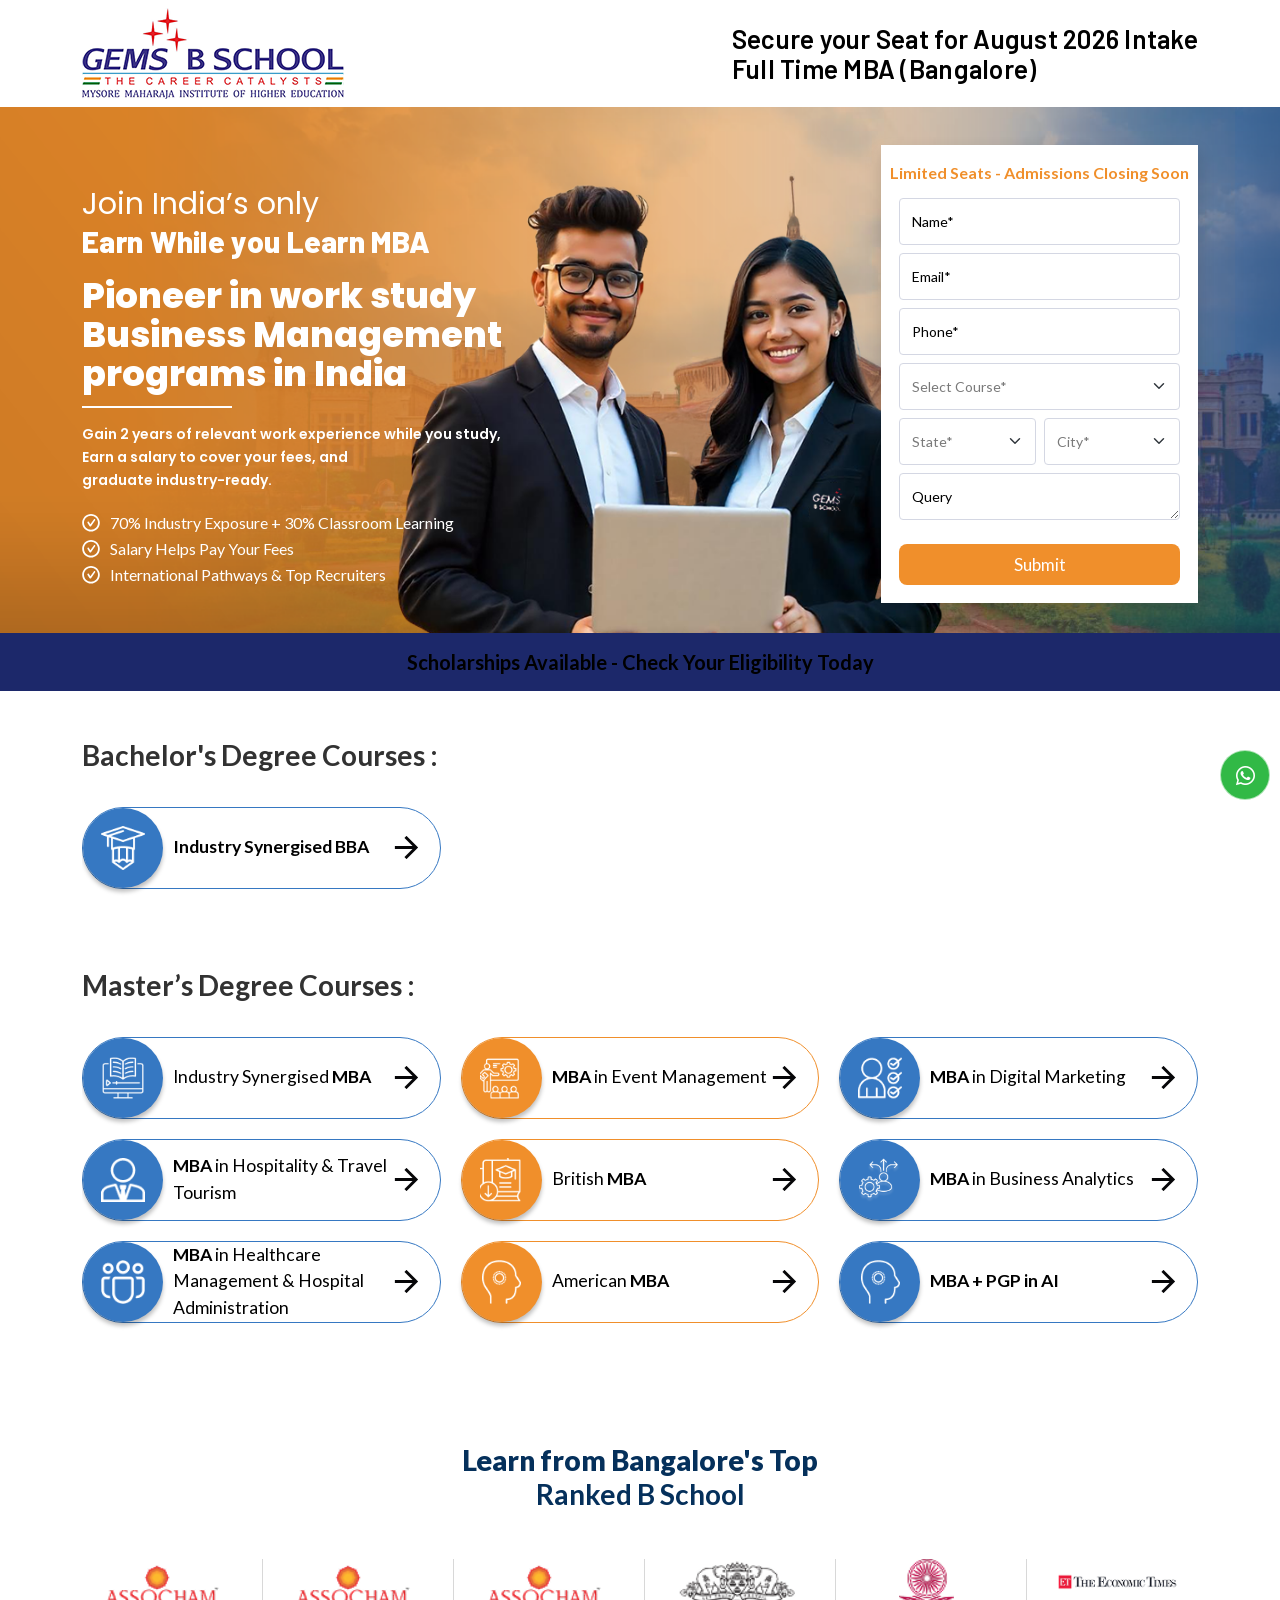
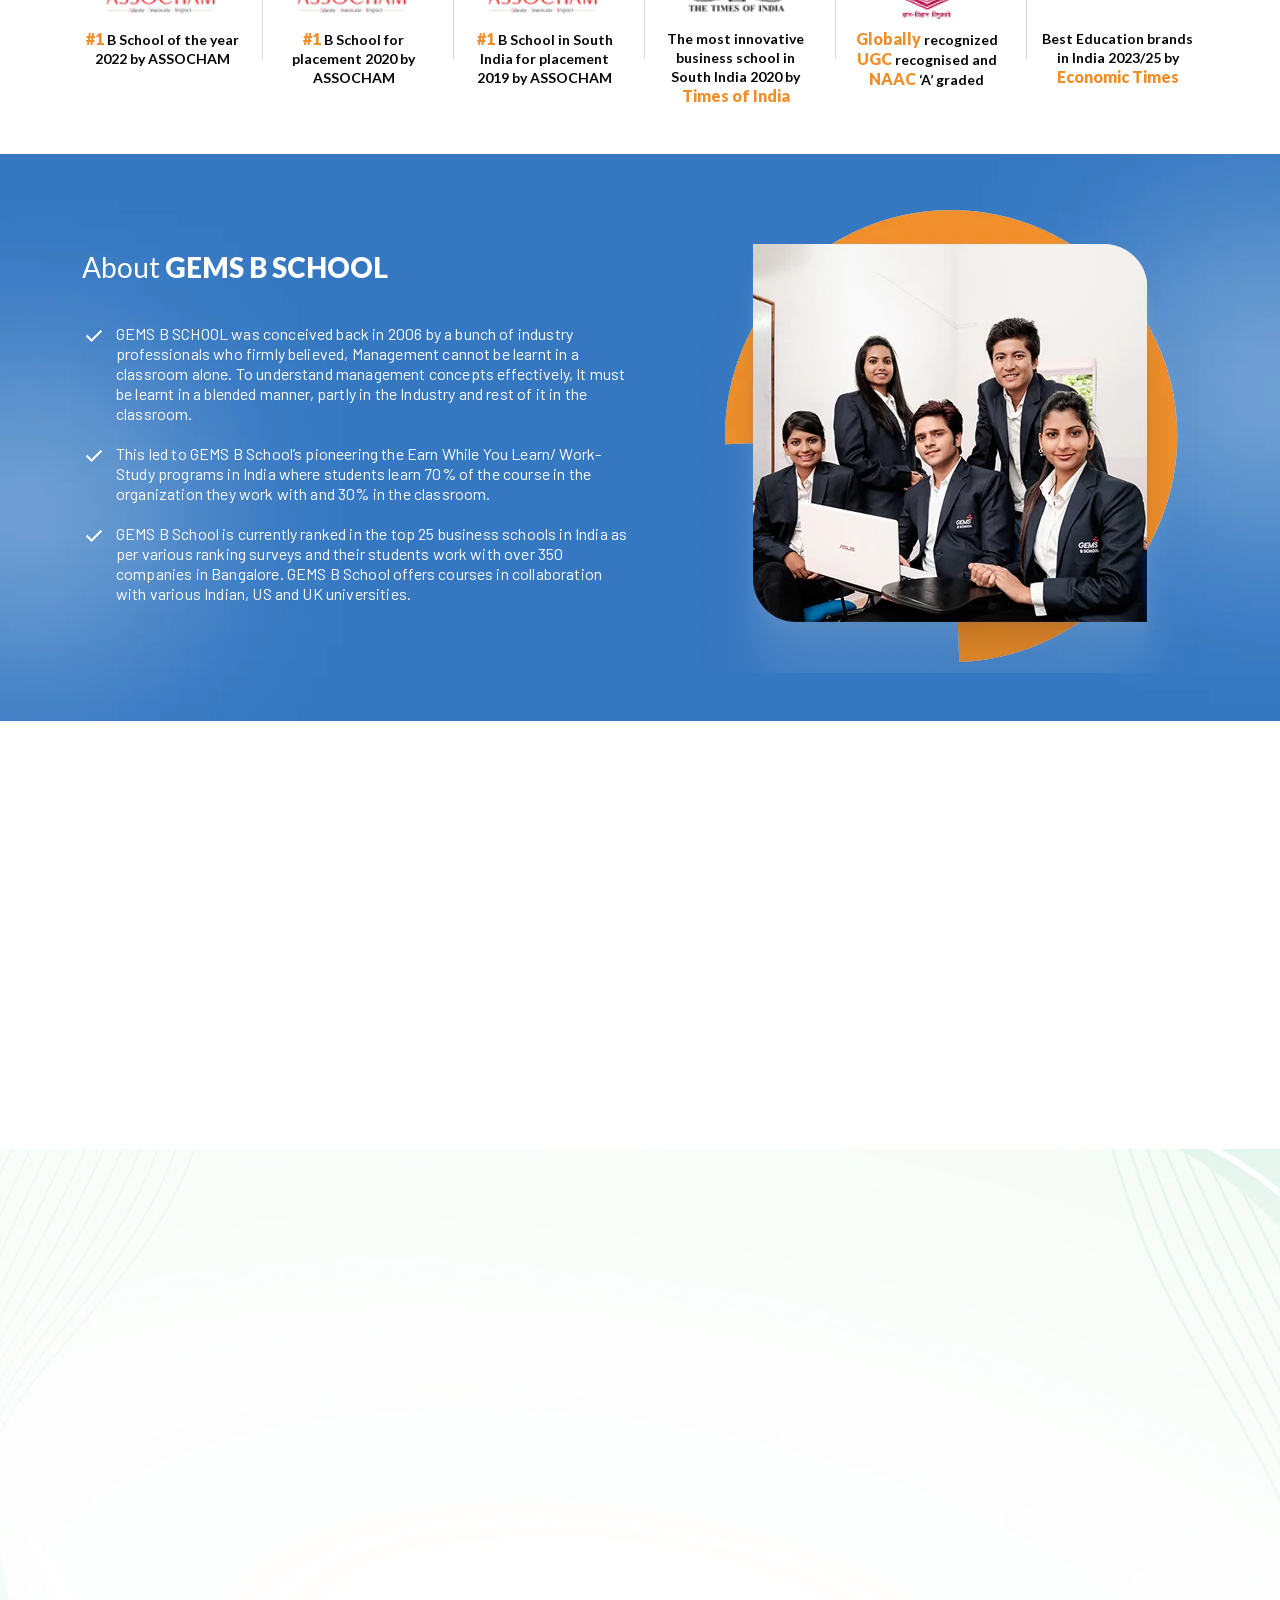
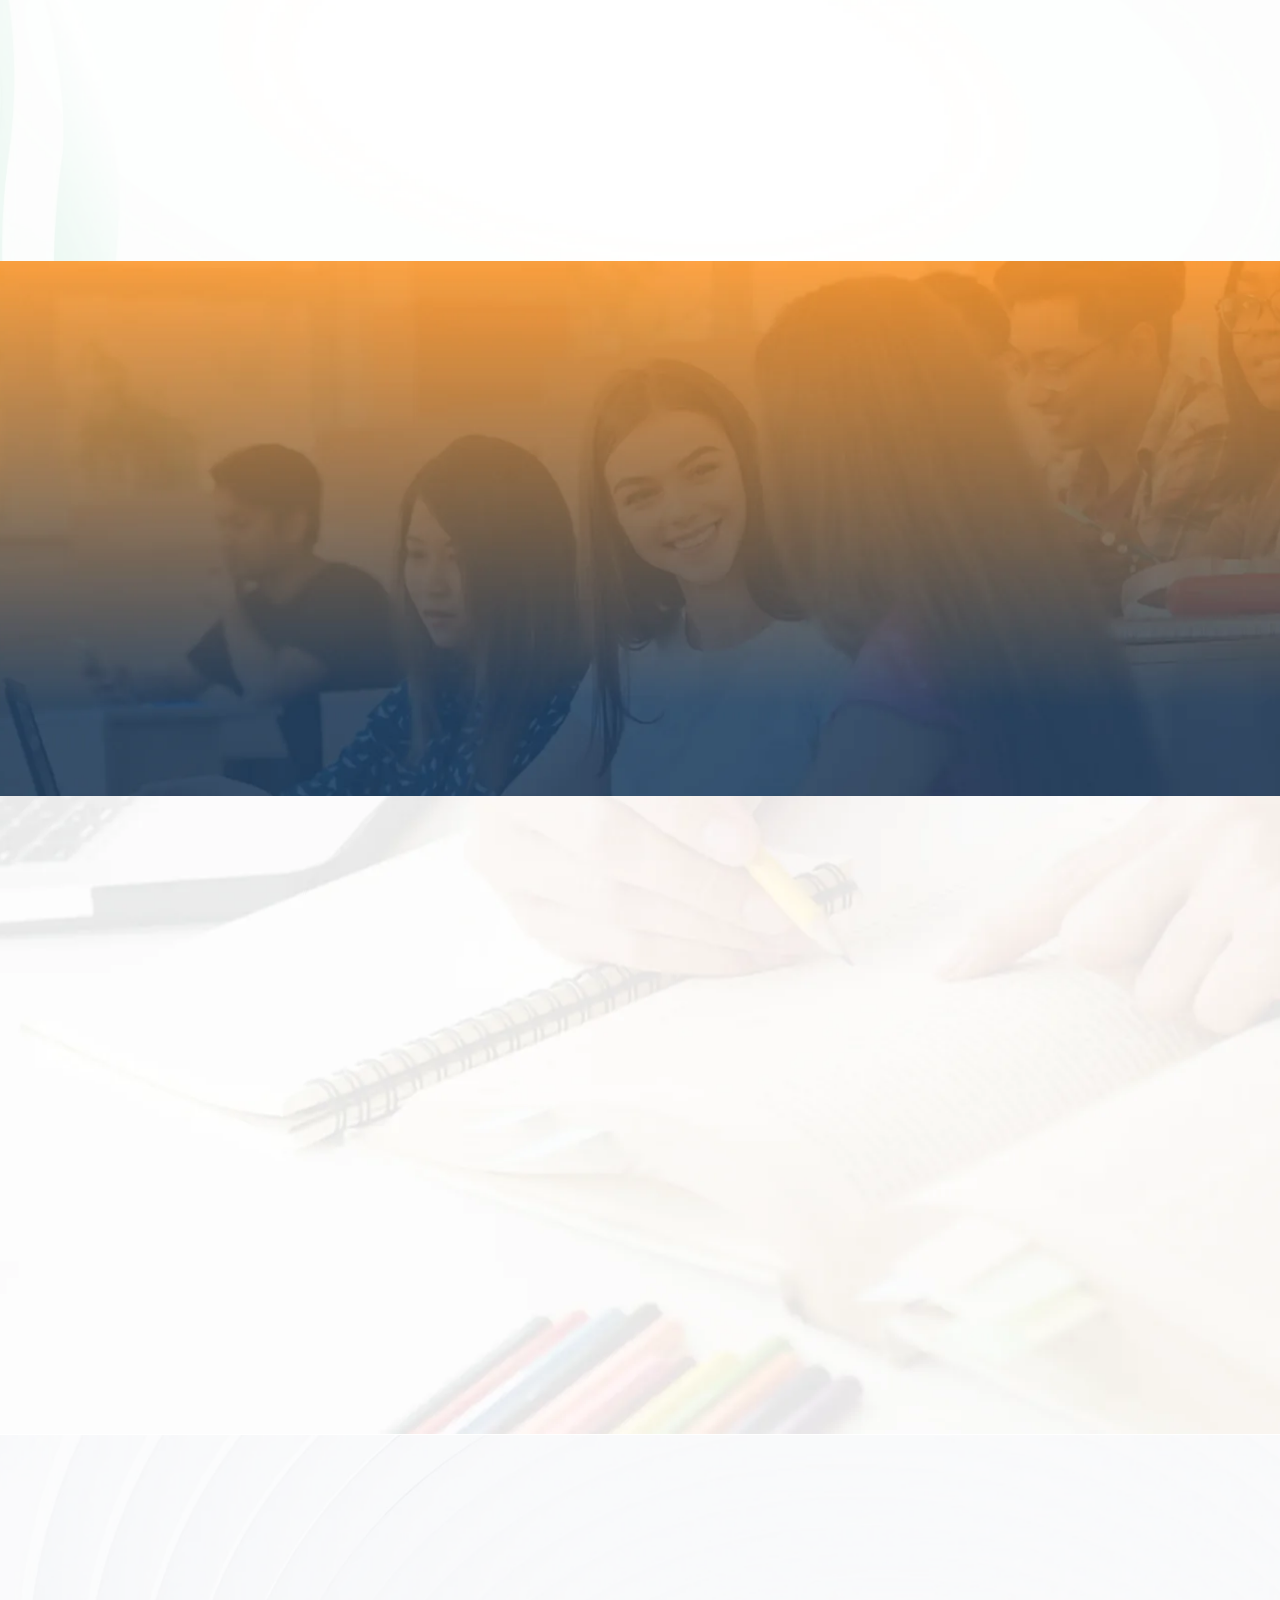
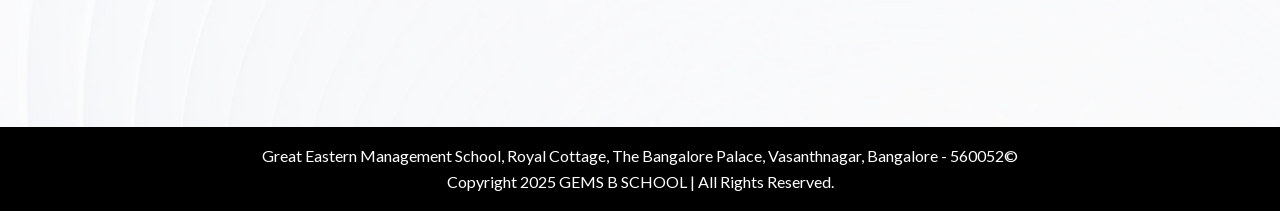
<file: gems-generic/index.html>
<!DOCTYPE html>
<html lang="en">

<head>

  <script>
    window.dataLayer = window.dataLayer || [];
    (function () {
      var loaded = false;
      function loadScript(src) {
        var script = document.createElement("script");
        script.async = true;
        script.src = src;
        document.head.appendChild(script);
      }
      function loadTracking() {
        if (loaded) return;
        loaded = true;
        ["GTM-P59M7KVD", "GTM-M267MMF5"].forEach(function (id) {
          window.dataLayer.push({ "gtm.start": Date.now(), event: "gtm.js" });
          loadScript("https://www.googletagmanager.com/gtm.js?id=" + id);
        });
        loadScript("https://enquiry.gemsbschool.com/js/gems.js");
      }
      ["pointerdown", "keydown", "touchstart", "scroll"].forEach(function (eventName) {
        window.addEventListener(eventName, loadTracking, { once: true, passive: true });
      });
      window.addEventListener("load", function () {
        window.setTimeout(loadTracking, 5000);
      }, { once: true });
    })();
  </script>
  <meta charset="utf-8" />
  <meta http-equiv="X-UA-Compatible" content="IE=edge" />
  <meta name="viewport" content="width=device-width, initial-scale=1" />
  <meta name="description" content="Explore GEMS B School work-study business management programs and earn relevant industry experience while completing your degree." />
  <title>Gems School</title>
  <link rel="icon" type="image/x-icon" href="images/favicon1.png" />
  <link rel="preload" as="image" href="images/bgbanenr.webp" media="(min-width: 981px)" fetchpriority="high" />
  <link rel="preload" as="image" href="images/logo.webp" fetchpriority="high" />
  <link rel="preload" as="font" href="fonts/poppins-800.woff2" type="font/woff2" crossorigin fetchpriority="high" />
  <style>
    @font-face { font-family: "Barlow"; font-style: normal; font-weight: 400; font-display: swap; src: url("fonts/barlow-400.woff2") format("woff2"); }
    @font-face { font-family: "Barlow"; font-style: normal; font-weight: 500; font-display: swap; src: url("fonts/barlow-500.woff2") format("woff2"); }
    @font-face { font-family: "Barlow"; font-style: normal; font-weight: 600; font-display: swap; src: url("fonts/barlow-600.woff2") format("woff2"); }
    @font-face { font-family: "Barlow"; font-style: normal; font-weight: 700; font-display: swap; src: url("fonts/barlow-700.woff2") format("woff2"); }
    @font-face { font-family: "Barlow"; font-style: normal; font-weight: 800; font-display: swap; src: url("fonts/barlow-800.woff2") format("woff2"); }
    @font-face { font-family: "Barlow"; font-style: normal; font-weight: 900; font-display: swap; src: url("fonts/barlow-900.woff2") format("woff2"); }
    @font-face { font-family: "Lato"; font-style: normal; font-weight: 400; font-display: swap; src: url("fonts/lato-400.woff2") format("woff2"); }
    @font-face { font-family: "Lato"; font-style: normal; font-weight: 700; font-display: swap; src: url("fonts/lato-700.woff2") format("woff2"); }
    @font-face { font-family: "Lato"; font-style: normal; font-weight: 900; font-display: swap; src: url("fonts/lato-900.woff2") format("woff2"); }
    @font-face { font-family: "Poppins"; font-style: normal; font-weight: 400; font-display: swap; src: url("fonts/poppins-400.woff2") format("woff2"); }
    @font-face { font-family: "Poppins"; font-style: normal; font-weight: 600; font-display: swap; src: url("fonts/poppins-600.woff2") format("woff2"); }
    @font-face { font-family: "Poppins"; font-style: normal; font-weight: 800; font-display: swap; src: url("fonts/poppins-800.woff2") format("woff2"); }
  </style>
  <style id="critical-css">h1,h2,h4,h5{margin-top:0;margin-bottom:.5rem;font-weight:500;line-height:1.2}h1,h2,h4,h5{color:#323232;margin:0;line-height:1.2em}.animation_div{position:relative;width:800px;height:680px}.graduate{position:absolute;top:50%;left:50%;transform:translate(-50%,-50%);z-index:10;width:50%}.circle{position:absolute;width:200px;height:200px;background-color:#e88b2b;color:#fff;border-radius:50%;display:flex;justify-content:center;align-items:center;font-size:16px;font-weight:700;animation:1s ease-out forwards fadeInScale;animation-fill-mode:forwards;flex-direction:column}.icon{font-size:24px;margin-bottom:5px}.number{font-family:Barlow;font-style:normal;font-weight:700;font-size:40px;line-height:50px;text-align:center;color:#fff}.text{font-family:Barlow;font-style:normal;font-weight:500;font-size:20px;line-height:22px;text-align:center;color:#fff}.circle:nth-child(2){top:4%;left:65%;transform:translateX(-50%);animation-delay:.3s}.circle:nth-child(3){top:13%;left:6%;animation-delay:.6s}.circle:nth-child(4){top:23%;right:-16%;animation-delay:.9s}.circle:nth-child(5){bottom:20%;left:-4%;animation-delay:1.2s}.circle:nth-child(6){bottom:16%;right:-1%;animation-delay:1.5s}@media only screen and (max-width:980px){.dsu-addmission .gradient-text{font-size:28px;margin-bottom:0;line-height:31px}.mbaText{justify-content:center}.desktop{display:none}.logo__right .logo_text{font-size:12px;line-height:16px}.dsu-addmission .banner{font-size:24px;margin-bottom:0}.dsu-intro{position:relative;width:100%;margin:1rem 0}.dsu-form{margin-left:auto;margin-right:auto}.dsu-addmission{margin-top:0;padding-top:0;z-index:2}.bc-img01{background-attachment:initial;background-image:none;height:auto;padding-bottom:0}#back-top{display:none!important}.dsu-addmission{text-align:center}.applyBox{margin-top:32px;width:100%;display:flex}.hero-section{clip-path:none}.bc-img01::before,.bc-img01:after{display:none}.leftsec_content{background-image:none;background-size:cover;padding:1.5rem 0;background-position:center center;background-repeat:no-repeat;position:relative}.dsu-addmission .content_bnr-flex .mbaText p:after{display:none}.bc-img01{background-size:cover;padding:20px 0!important;background-color:#052f5b}.dsu-addmission .content_bnr-flex h1{font-size:24px;line-height:26px}.key_text{margin-top:10px!important}.dsu-addmission .content_bnr-flex .mbaText p{text-align:center!important;font-size:26px;margin:5px 0}.dsu-addmission .content_bnr-flex .banner .gradient-text::after{display:none}}@media only screen and (max-width:736px){.applyBox,.container{max-width:100%}.content_bnr-flex h1{font-size:2rem}.sideNavi{position:fixed;width:100%;bottom:0;top:auto;right:auto;left:0;z-index:5;-moz-transform:rotate(0);-webkit-transform:rotate(0);-o-transform:rotate(0);-ms-transform:rotate(0);transform:rotate(0)}.sideNavi a{display:block;border-radius:0;text-align:center;padding:12px 2px}.sideNavi .sideNavi-flex{display:flex}.sideNavi-item{width:100%}.sideNavi a{color:#fff;border:0}#aktu-slider{margin-top:0}.mbaText{text-align:center;width:100%;display:block!important}.awards__section .award_text p{padding:30px 10px 90px}.dsu-addmission .pay_text{font-size:13px;padding:0 10px;margin-top:15px;line-height:22px}}@media only screen and (max-width:480px){h1,h2,h4,h5{font-size:24px}p{font-size:14px;line-height:20px}}@-webkit-keyframes cp-bg-move-x{0%,100%{transform:translateX(-30px)}50%{transform:translateX(-10px)}}@keyframes cp-bg-move-x{0%,100%{transform:translateX(-30px)}50%{transform:translateX(-10px)}}.cp-bg-move-x{-webkit-animation-name:cp-bg-move-x;animation-name:cp-bg-move-x;-webkit-animation-duration:2s;animation-duration:2s;-webkit-animation-iteration-count:infinite;animation-iteration-count:infinite;-webkit-animation-timing-function:linear;animation-timing-function:linear}:root{--bs-blue:#0d6efd;--bs-indigo:#6610f2;--bs-purple:#6f42c1;--bs-pink:#d63384;--bs-red:#dc3545;--bs-orange:#fd7e14;--bs-yellow:#ffc107;--bs-green:#198754;--bs-teal:#20c997;--bs-cyan:#0dcaf0;--bs-white:#fff;--bs-gray:#6c757d;--bs-gray-dark:#343a40;--bs-primary:#0d6efd;--bs-secondary:#6c757d;--bs-success:#198754;--bs-info:#0dcaf0;--bs-warning:#ffc107;--bs-danger:#dc3545;--bs-light:#f8f9fa;--bs-dark:#212529;--bs-font-sans-serif:system-ui,-apple-system,"Segoe UI",Roboto,"Helvetica Neue",Arial,"Noto Sans","Liberation Sans",sans-serif,"Apple Color Emoji","Segoe UI Emoji","Segoe UI Symbol","Noto Color Emoji";--bs-font-monospace:SFMono-Regular,Menlo,Monaco,Consolas,"Liberation Mono","Courier New",monospace;--bs-gradient:linear-gradient(180deg, rgba(255, 255, 255, 0.15), rgba(255, 255, 255, 0))}*,::after,::before{box-sizing:border-box}@media (prefers-reduced-motion:no-preference){:root{scroll-behavior:smooth}}body{margin:0;font-family:var(--bs-font-sans-serif);font-size:1rem;font-weight:400;line-height:1.5;color:#212529;background-color:#fff;-webkit-text-size-adjust:100%}h1,h2,h3,h4,h5{margin-top:0;margin-bottom:.5rem;font-weight:500;line-height:1.2}h1{font-size:calc(1.375rem + 1.5vw)}@media (min-width:1200px){h1{font-size:2.5rem}}h2{font-size:calc(1.325rem + .9vw)}@media (min-width:1200px){h2{font-size:2rem}}h3{font-size:calc(1.3rem + .6vw)}@media (min-width:1200px){h3{font-size:1.75rem}}h4{font-size:calc(1.275rem + .3vw)}@media (min-width:1200px){h4{font-size:1.5rem}}h5{font-size:1.25rem}p{margin-top:0;margin-bottom:1rem}ul{padding-left:2rem}ul{margin-top:0;margin-bottom:1rem}b{font-weight:bolder}a{color:#0d6efd;text-decoration:underline}img{vertical-align:middle}button{border-radius:0}button,input,select,textarea{margin:0;font-family:inherit;font-size:inherit;line-height:inherit}button,select{text-transform:none}select{word-wrap:normal}[type=submit],button{-webkit-appearance:button}::-moz-focus-inner{padding:0;border-style:none}textarea{resize:vertical}::-webkit-datetime-edit-day-field,::-webkit-datetime-edit-fields-wrapper,::-webkit-datetime-edit-hour-field,::-webkit-datetime-edit-minute,::-webkit-datetime-edit-month-field,::-webkit-datetime-edit-text,::-webkit-datetime-edit-year-field{padding:0}::-webkit-inner-spin-button{height:auto}::-webkit-search-decoration{-webkit-appearance:none}::-webkit-color-swatch-wrapper{padding:0}::file-selector-button{font:inherit}::-webkit-file-upload-button{font:inherit;-webkit-appearance:button}iframe{border:0}.img-fluid{max-width:100%;height:auto}.container{width:100%;padding-right:var(--bs-gutter-x,.75rem);padding-left:var(--bs-gutter-x,.75rem);margin-right:auto;margin-left:auto}@media (min-width:576px){.container{max-width:540px}}@media (min-width:768px){.container{max-width:720px}}@media (min-width:992px){.container{max-width:960px}}@media (min-width:1200px){.container{max-width:1140px}}@media (min-width:1400px){.container{max-width:1320px}}.row{--bs-gutter-x:1.5rem;--bs-gutter-y:0;display:flex;flex-wrap:wrap;margin-top:calc(var(--bs-gutter-y)*-1);margin-right:calc(var(--bs-gutter-x)*-.5);margin-left:calc(var(--bs-gutter-x)*-.5)}.row>*{flex-shrink:0;width:100%;max-width:100%;padding-right:calc(var(--bs-gutter-x)*.5);padding-left:calc(var(--bs-gutter-x)*.5);margin-top:var(--bs-gutter-y)}.col-6{flex:0 0 auto;width:50%}.col-12{flex:0 0 auto;width:100%}@media (min-width:768px){.col-md-4{flex:0 0 auto;width:33.33333333%}.col-md-8{flex:0 0 auto;width:66.66666667%}.col-md-12{flex:0 0 auto;width:100%}}@media (min-width:992px){.col-lg-4{flex:0 0 auto;width:33.33333333%}.col-lg-6{flex:0 0 auto;width:50%}.col-lg-8{flex:0 0 auto;width:66.66666667%}.col-lg-12{flex:0 0 auto;width:100%}}.form-control{display:block;width:100%;padding:.375rem .75rem;font-size:1rem;font-weight:400;line-height:1.5;color:#212529;background-color:#fff;background-clip:padding-box;border:1px solid #ced4da;-webkit-appearance:none;-moz-appearance:none;appearance:none;border-radius:.25rem}.form-control::-webkit-date-and-time-value{height:1.5em}.form-control::-moz-placeholder{color:#6c757d;opacity:1}.form-control::-webkit-file-upload-button{padding:.375rem .75rem;margin:-.375rem -.75rem;-webkit-margin-end:.75rem;margin-inline-end:.75rem;color:#212529;background-color:#e9ecef;border-color:inherit;border-style:solid;border-width:0;border-inline-end-width:1px;border-radius:0}textarea.form-control{min-height:calc(1.5em + (.75rem + 2px))}.form-select{display:block;width:100%;padding:.375rem 2.25rem .375rem .75rem;-moz-padding-start:calc(0.75rem - 3px);font-size:1rem;font-weight:400;line-height:1.5;color:#212529;background-color:#fff;background-image:url(data:image/svg+xml,%3csvg\ xmlns=\'http://www.w3.org/2000/svg\'\ viewBox=\'0\ 0\ 16\ 16\'%3e%3cpath\ fill=\'none\'\ stroke=\'%23343a40\'\ stroke-linecap=\'round\'\ stroke-linejoin=\'round\'\ stroke-width=\'2\'\ d=\'M2\ 5l6\ 6\ 6-6\'/%3e%3c/svg%3e);background-repeat:no-repeat;background-position:right .75rem center;background-size:16px 12px;border:1px solid #ced4da;border-radius:.25rem;-webkit-appearance:none;-moz-appearance:none;appearance:none}.form-select:-moz-focusring{color:transparent;text-shadow:0 0 0#212529}.input-group{position:relative;display:flex;flex-wrap:wrap;align-items:stretch;width:100%}.input-group>.form-control,.input-group>.form-select{position:relative;flex:1 1 auto;width:1%;min-width:0}.input-group .btn{position:relative;z-index:2}.btn{display:inline-block;font-weight:400;line-height:1.5;color:#212529;text-align:center;text-decoration:none;vertical-align:middle;background-color:transparent;border:1px solid transparent;padding:.375rem .75rem;font-size:1rem;border-radius:.25rem}.d-block{display:block!important}.d-flex{display:flex!important}.d-none{display:none!important}.shadow{box-shadow:0 .5rem 1rem rgba(0,0,0,.15)!important}.position-relative{position:relative!important}.w-50{width:50%!important}.w-100{width:100%!important}.flex-column{flex-direction:column!important}.flex-wrap{flex-wrap:wrap!important}.gap-2{gap:.5rem!important}.justify-content-center{justify-content:center!important}.align-items-center{align-items:center!important}.align-content-center{align-content:center!important}.mt-0{margin-top:0!important}.mt-3{margin-top:1rem!important}.mb-3{margin-bottom:1rem!important}.py-2{padding-top:.5rem!important;padding-bottom:.5rem!important}.py-4{padding-top:1.5rem!important;padding-bottom:1.5rem!important}.py-5{padding-top:3rem!important;padding-bottom:3rem!important}.pt-2{padding-top:.5rem!important}.pe-3{padding-right:1rem!important}.pb-3{padding-bottom:1rem!important}.pb-4{padding-bottom:1.5rem!important}.pb-5{padding-bottom:3rem!important}.lh-1{line-height:1!important}.text-start{text-align:left!important}.text-center{text-align:center!important}.text-uppercase{text-transform:uppercase!important}.text-white{color:#fff!important}@media (min-width:992px){.d-lg-block{display:block!important}.d-lg-none{display:none!important}.align-items-lg-end{align-items:flex-end!important}.pb-lg-4{padding-bottom:1.5rem!important}}:root{--bg-grey:#f8f8f8;--bg-orange:#daa83e;--bg-blue:#05305b;--bg-red:#ec3237;--bg-yellow:#e85d00;--bg-orange:#f58220;--white-col:#ffffff;--font:1.1rem;--text-dark:#000000}*{margin:0;padding:0;box-sizing:border-box}body{font-family:Lato,sans-serif;margin:0;padding:0;font-size:14px;font-weight:400;color:var(--text-dark);outline:0;line-height:1.4em;overflow-x:hidden}h1,h2,h3,h4,h5{color:#323232;margin:0;line-height:1.2em}p{padding:0;margin:0;font-size:var(--font);line-height:1.5;color:var(--text-dark)}header,section{display:block}ul{list-style:none;margin:0;padding:0}a{outline:0!important;color:#ffcb05;text-decoration:none}textarea{outline:0!important;text-decoration:none}img{border:0}.overflow{overflow:hidden}li{color:#000}::-webkit-input-placeholder{color:var(--text-dark)!important}::-moz-placeholder{color:var(--text-dark)!important}:-ms-input-placeholder{color:var(--text-dark)!important}:-moz-placeholder{color:var(--text-dark)!important}#back-top{position:fixed;right:0;bottom:1%;z-index:999;overflow:hidden;display:none;width:50px;height:50px;border:1px solid var(--text-dark);background-color:var(--white-col);text-align:center}#back-top:after{display:block;text-align:center;color:var(--text-dark);font-size:20px;font-family:"Font Awesome 5 Pro";content:"";line-height:48px}.bc-img01{background-image:url(images/banner.png);background-size:cover;padding:30px 0!important;height:100%;background-position:center center;background-repeat:no-repeat}.sideNavi{position:fixed;top:50%;right:-44px;z-index:2;-moz-transform:rotate(270deg);-webkit-transform:rotate(270deg);-o-transform:rotate(270deg);-ms-transform:rotate(270deg);transform:rotate(270deg)}.sideNavi a{background-color:#fa802e;border-radius:0;text-align:center;font-weight:600;color:var(--white-col);border-right:0;font-size:1.3rem;padding:15px;display:block;margin-top:25px}.whats_app{position:fixed;right:10px;bottom:100px;z-index:999;overflow:hidden;display:none;width:50px;height:50px;font-size:22px;line-height:49px;border:1px solid rgba(255,255,255,.6);background-color:#31b946;border-radius:100%;text-align:center;text-align:center;color:#fff}.zIndex2{z-index:2}.font-weight-700{font-weight:700}.font-weight-900{font-weight:900}.show{display:block!important}.logo__right .logo_text{font-family:Barlow;font-style:normal;font-weight:600;font-size:26px;line-height:30px;letter-spacing:.01em;color:#000;display:flex;justify-content:end;align-items:center}.content_bnr-flex h1{font-family:Poppins;font-style:normal;font-weight:400;font-size:30.2218px;line-height:45px;color:#fff}.dsu-addmission .gradient-text{font-family:Poppins;font-style:normal;font-weight:800;font-size:35.258px;line-height:39px;color:#fff;margin-top:10px;margin-bottom:30px;position:relative}.dsu-addmission .pay_text{font-family:Poppins;font-style:normal;font-weight:600;font-size:14px;line-height:23px;color:#fff;margin-top:25px}.key_text{margin-top:20px}.key_text li{color:#fff;font-size:16px;font-weight:500;padding-bottom:4px;line-height:22px;list-style-type:none;display:flex;justify-content:start;align-items:center;gap:10px}.top-sec{background-color:#1c286a;width:100%;display:table;padding:10px;text-align:center}.head6{-webkit-animation:2s infinite head6_animate;-moz-animation:2s infinite head6_animate;animation:2s infinite head6_animate;font-size:20px;line-height:22px;font-weight:700}@keyframes head6_animate{20%{color:#fff}40%{color:#efc603}60%{color:#fff}80%{color:#efc603}100%{color:#fff}}.key_text li img{width:18px;height:18px}.dsu-addmission .content_bnr-flex .banner .gradient-text::after{width:150px;height:2px;background-color:#fff;position:absolute;content:"";bottom:-25px;left:0;margin-bottom:10px}.dsu-form{position:relative;width:90%;max-width:390px;float:right;padding:1.1rem .1rem;margin:0;box-shadow:0 2px 12px rgba(0,0,0,.2);margin-top:-2rem;background-color:#fff;border-radius:0}.frmBg h4{font-size:16px;font-weight:700;color:#f08f2b}.frmBg{position:relative;text-align:center}.applyBox{margin:2.5rem 0 0;width:22rem;float:right;text-align:center}.contact_fild{padding:0 1rem}.contact-fild-box .form-control,.contact-fild-box .form-select{display:block;width:100%;height:auto;padding:12px;font-size:14px;margin-bottom:.5rem;color:#7a7a7a;background-color:transparent;border:1px solid #d4d7e3;border-radius:4px}.form-group{margin-bottom:0}.btn_submit{background-color:#f08f2b;color:#fff;font-size:17px;border-radius:.5rem;padding:7px 4rem;width:100%}.contact-fild-box{margin-bottom:0;position:relative}.contact-fild-box.text-center{margin-bottom:0}.dsu-addmission{margin-top:8%;display:block;padding:0}.formIDfid{padding:0}.contact-fild-box .form-control option{color:#000}.dsu-addmission .content_bnr-flex .mbaText p{font-family:Barlow;font-style:normal;font-weight:800;font-size:30px;line-height:40px;letter-spacing:.01em;color:#fff;margin-bottom:10px;position:relative}.topslider_div{margin:10px 0 25px;gap:20px;display:flex;flex-direction:column}.rank-section .topslider_div .top_box1,.rank-section .topslider_div .top_box2,.rank-section .topslider_div .top_box3{display:flex;justify-content:space-between;align-items:center;border:1px solid red;width:100%}.rank-section .topslider_div .top-coll{display:flex;justify-content:space-between;align-items:center;gap:10px}.rank-section .topslider_div .top_box1{border:1px solid #3678c2;border-radius:45px}.rank-section .topslider_div .top_box2{border:1px solid #f08f2b;border-radius:45px}.rank-section .topslider_div .top_box3{border:1px solid #3678c2;border-radius:45px}.rank-section .topslider_div .top_box1 .top-coll .top_icon_box1{background-color:#3678c2;border-radius:50%;padding:18px;width:80px;height:80px;display:flex;justify-content:center;box-shadow:0 4px 4px rgba(0,0,0,.25)}.rank-section .topslider_div .top_box2 .top-coll .top_icon_box2{background-color:#f08f2b;border-radius:50%;padding:18px;width:80px;height:80px;display:flex;justify-content:center;box-shadow:0 4px 4px rgba(0,0,0,.25)}.rank-section .topslider_div .top_box2 .top-coll .top_para{text-align:start}.rank-section .topslider_div .top_box3 .top-coll .top_icon_box3{background-color:#3678c2;border-radius:50%;padding:18px;width:80px;height:80px;display:flex;justify-content:center;box-shadow:0 4px 4px rgba(0,0,0,.25)}.ranked__dv .ranked_box{display:flex;justify-content:center;align-items:center;flex-direction:column;gap:10px;position:relative}.ranked__dv .ranked_box img{width:125px;height:60px;object-fit:contain}.ranked__dv .ranked_box::after{position:absolute;height:100px;width:1px;background-color:#d8d8d8;left:-11px;top:0;content:""}.ranked__dv .ranked_box p{font-weight:600;font-size:14px;line-height:19px;text-align:center;color:#060608}.ranked__dv .ranked_box p span{font-weight:900;font-size:16px;line-height:19px;text-align:center;color:#ef8f2b}.track_section{background-image:url(images/bgbanenr.webp);background-position:center;background-repeat:no-repeat;background-size:cover}.track_section .teack_div{display:flex;justify-content:center;align-items:center}.affiliated__dv .Features_div{margin:10px}.affiliated__dv .Features_div .features_box{display:flex;justify-content:center;align-items:center;background:#fff;border:1px solid #d8d8d8;border-radius:8px;padding:30px;flex-direction:column}.affiliated__dv .Features_div .orangeBr{border-top:5px solid #e88b2c}.affiliated__dv .Features_div .blueBr{border-top:5px solid #3576bc}.affiliated__dv .Features_div .features_box p{font-weight:600;font-size:20px;line-height:27px;text-align:center;letter-spacing:.01em;color:#060608;margin-bottom:10px}.testimonial__section .testi_box .testi_text{display:flex;justify-content:start;align-items:flex-start;gap:10px}.testimonial__section .testi_box{display:flex;justify-content:space-between!important;align-items:center;flex-direction:column;flex-wrap:wrap}.testimonial__section .testi_box .testi_text p{font-family:Barlow;font-style:normal;font-weight:400;font-size:18px;line-height:26px;color:#fff;min-height:175px}.testimonial__section .testi_box .test_profile{display:flex;justify-content:flex-start;align-items:flex-start;flex-direction:column;gap:20px;margin-top:20px;flex-wrap:wrap}.testimonial__section .testi_box .test_profile .profile_detail{display:flex;justify-content:flex-start;align-items:center;flex-direction:row;gap:20px}.testimonial__section .testi_box .test_profile .profile_detail p{font-weight:400;font-size:18px;line-height:22px;color:#fff}.testimonial__section .testi_box .test_profile .profile_detail img{border-radius:50%!important;width:100px;object-fit:cover;height:100px}.awards__section .award_text{background:linear-gradient(96.26deg,#3069a9 37.48%,#e88b2b 104.72%);border-radius:12px}.awards__section .award_text p{font-weight:400;font-size:16px;line-height:26px;text-align:center;color:#fff;padding:30px 30px 90px;margin-bottom:-40px}.placement-section .place_div .placem_img{display:flex!important;justify-content:center!important;align-self:center!important;height:100px;padding:20px;border-right:2px solid #d8d8d8}.placement-section .place_div .placem_img img{width:100%;height:100%;object-fit:contain}.desktop{display:block}.mobile{display:none}@media only screen and (max-width:980px){.dsu-addmission .gradient-text{font-size:28px;margin-bottom:0;line-height:31px}.mbaText{justify-content:center}.desktop{display:none}.logo__right .logo_text{font-size:12px;line-height:16px}.dsu-addmission .banner{font-size:24px;margin-bottom:0}.mobile{display:block}.dsu-intro{position:relative;width:100%;margin:1rem 0}.dsu-form{margin-left:auto;margin-right:auto}.dsu-addmission{margin-top:0;padding-top:0;z-index:2}.bc-img01{background-attachment:initial;background-image:none;height:auto;padding-bottom:0}#back-top{display:none!important}.dsu-addmission{text-align:center}.applyBox{margin-top:32px;width:100%;display:flex}.hero-section{clip-path:none}.bc-img01::before,.bc-img01:after{display:none}.leftsec_content{background-image:none;background-size:cover;padding:1.5rem 0;background-position:center center;background-repeat:no-repeat;position:relative}.dsu-addmission .content_bnr-flex .mbaText p:after{display:none}.bc-img01{background-size:cover;padding:20px 0!important;background-color:#052f5b}.dsu-addmission .content_bnr-flex h1{font-size:24px;line-height:26px}.key_text{margin-top:10px!important}.dsu-addmission .content_bnr-flex .mbaText p{text-align:center!important;font-size:26px;margin:5px 0}.head6{font-size:16px!important;line-height:20px!important}.dsu-addmission .content_bnr-flex .banner .gradient-text::after{display:none}}@media only screen and (max-width:736px){.applyBox,.container{max-width:100%}.content_bnr-flex h1{font-size:2rem}.sideNavi{position:fixed;width:100%;bottom:0;top:auto;right:auto;left:0;z-index:5;-moz-transform:rotate(0);-webkit-transform:rotate(0);-o-transform:rotate(0);-ms-transform:rotate(0);transform:rotate(0)}.sideNavi a{display:block;border-radius:0;text-align:center;padding:12px 2px}.sideNavi .sideNavi-flex{display:flex}.sideNavi-item{width:100%}.sideNavi a{color:#fff;border:0}#aktu-slider{margin-top:0}.py-5{padding-top:1.5rem!important;padding-bottom:1.5rem!important}.mbaText{text-align:center;width:100%;display:block!important}.awards__section .award_text p{padding:30px 10px 90px}.dsu-addmission .pay_text{font-size:13px;padding:0 10px;margin-top:15px;line-height:22px}}@media only screen and (max-width:568px){.dsu-form{width:100%;border:1px solid #000}}@media only screen and (max-width:480px){h1,h2,h3,h4,h5{font-size:24px}p{font-size:14px;line-height:20px}}.owl-carousel{position:relative}.owl-carousel{display:none;width:100%;z-index:1}.fab{-moz-osx-font-smoothing:grayscale;-webkit-font-smoothing:antialiased;display:inline-block;font-style:normal;font-variant:normal;text-rendering:auto;line-height:1}.fa-whatsapp:before{content:""}.fab{font-family:"Font Awesome 5 Brands"}@-webkit-keyframes fadeInLeft{0%{opacity:0;-webkit-transform:translateX(-20px);transform:translateX(-20px)}100%{opacity:1;-webkit-transform:translateX(0);transform:translateX(0)}}@keyframes fadeInLeft{0%{opacity:0;-webkit-transform:translateX(-20px);-ms-transform:translateX(-20px);transform:translateX(-20px)}100%{opacity:1;-webkit-transform:translateX(0);-ms-transform:translateX(0);transform:translateX(0)}}.fadeInLeft{-webkit-animation-name:fadeInLeft;animation-name:fadeInLeft}@-webkit-keyframes fadeInRight{0%{opacity:0;-webkit-transform:translateX(20px);transform:translateX(20px)}100%{opacity:1;-webkit-transform:translateX(0);transform:translateX(0)}}@keyframes fadeInRight{0%{opacity:0;-webkit-transform:translateX(20px);-ms-transform:translateX(20px);transform:translateX(20px)}100%{opacity:1;-webkit-transform:translateX(0);-ms-transform:translateX(0);transform:translateX(0)}}.fadeInRight{-webkit-animation-name:fadeInRight;animation-name:fadeInRight}@-webkit-keyframes fadeInUp{0%{opacity:0;-webkit-transform:translateY(20px);transform:translateY(20px)}100%{opacity:1;-webkit-transform:translateY(0);transform:translateY(0)}}@keyframes fadeInUp{0%{opacity:0;-webkit-transform:translateY(20px);-ms-transform:translateY(20px);transform:translateY(20px)}100%{opacity:1;-webkit-transform:translateY(0);-ms-transform:translateY(0);transform:translateY(0)}}.fadeInUp{-webkit-animation-name:fadeInUp;animation-name:fadeInUp}.jumping_ani{animation:1.2s ease-in-out infinite alternate levitate}@keyframes levitate{0%{transform:translate(0,0)}100%{transform:translate(0,20px)}}main>section:not(.hero-section){content-visibility:auto;contain-intrinsic-size:auto 800px}</style>
  <link data-href="css/site.purged.min.css" rel="stylesheet" />
  <noscript><link href="css/site.purged.min.css" rel="stylesheet" /></noscript>
  <link data-href="css/carousel/owl.carousel.min.css" rel="stylesheet" />
  <link data-href="css/carousel/owl.theme.default.min.css" rel="stylesheet" />
  <link data-href="css/jquery.fancybox.min.css" rel="stylesheet" />
  <link data-href="css/pro.purged.min.css" rel="stylesheet" />
  <link data-href="js/form/validationEngine.jquery.css" rel="stylesheet" />
  <style>
    .animated {
      animation-duration: 1s;
      animation-fill-mode: both;
    }
    @keyframes fadeInDown {
      from { opacity: 0; transform: translateY(-20px); }
      to { opacity: 1; transform: translateY(0); }
    }
    .fadeInDown { animation-name: fadeInDown; }
    @keyframes fadeInLeft {
      from { opacity: 0; transform: translateX(-20px); }
      to { opacity: 1; transform: translateX(0); }
    }
    .fadeInLeft { animation-name: fadeInLeft; }
    @keyframes fadeInRight {
      from { opacity: 0; transform: translateX(20px); }
      to { opacity: 1; transform: translateX(0); }
    }
    .fadeInRight { animation-name: fadeInRight; }
    @keyframes fadeInUp {
      from { opacity: 0; transform: translateY(20px); }
      to { opacity: 1; transform: translateY(0); }
    }
    .fadeInUp { animation-name: fadeInUp; }
    @keyframes heroSlideInLeft {
      from { transform: translateX(-20px); }
      to { transform: translateX(0); }
    }
    .hero-slide-in-left {
      animation: heroSlideInLeft 1s ease-out 200ms both;
    }
    .graduate { height: auto; }
    main > section:not(.hero-section) {
      content-visibility: auto;
      contain-intrinsic-size: auto 800px;
    }
  </style>
  <script>
    document.addEventListener("DOMContentLoaded", function () {
      var url = new URL(window.location.href);
      var campaign_name = url.searchParams.get("utm_campaign");
      var keyword = url.searchParams.get("utm_keyword");
      var source = url.searchParams.get("utm_source");
      var network = url.searchParams.get("utm_network");

      var fields = {
        campaign_url: window.location.href,
        campaign_name: campaign_name,
        keyword: keyword,
        sourceId: source,
        network: network,
        referrerid: document.referrer || "None"
      };
      Object.keys(fields).forEach(function (id) {
        var field = document.getElementById(id);
        if (field) field.value = fields[id] || "";
      });
    });
  </script>
</head>

<body>


<!-- Google Tag Manager (noscript) -->
<noscript><iframe src="https://www.googletagmanager.com/ns.html?id=GTM-P59M7KVD"
height="0" width="0" style="display:none;visibility:hidden" title="Google Tag Manager"></iframe></noscript>
<!-- End Google Tag Manager (noscript) -->



  
  <!-- <noscript
      ><iframe
        src="https://www.googletagmanager.com/ns.html?id=GTM-TKT3XBJF"
        height="0"
        width="0"
        style="display: none; visibility: hidden"
      ></iframe
    ></noscript> -->
  <!-- End Google Tag Manager (noscript) -->
  <!-- Google Tag Manager (noscript) -->
  <noscript><iframe src="https://www.googletagmanager.com/ns.html?id=GTM-M267MMF5" height="0" width="0"
      style="display: none; visibility: hidden" title="Google Tag Manager"></iframe></noscript>
  <!-- End Google Tag Manager (noscript) -->

  <header id="header" class="header">
    <div class="header-absolute w-100">
      <div class="container">
        <div class="top-head py-2">
          <div class="row align-items-center">
            <div class="col-lg-4 col-md-4 col-6">
              <div class="logo">
                <img class="img-fluid" src="images/logo.webp" alt="GEMS B School" width="262" height="91" loading="eager" fetchpriority="high" decoding="async" />
              </div>
            </div>

            <div class="col-lg-8 col-md-8 col-6 logo__right">
              <p class="logo_text wow fadeInUp" data-wow-delay="200ms">
                Secure your Seat for August 2026 Intake <br />
                Full Time MBA (Bangalore)
              </p>
            </div>
          </div>
        </div>
      </div>
    </div>
  </header>

  <main>
  <!-- Hero section start (Slider) -->
  <section class="hero-section position-relative overflow">
    <div class="bc-img01 position-relative">
      <div class="container">
        <div class="zIndex2 position-relative">
          <div class="row d-flex justify-content-center align-content-center">
            <div class="col-lg-6 col-md-12 leftsec_content">
              <div class="dsu-addmission position-relative">
                <div class="content_bnr-flex">
                  <h1 class="wow fadeInRight" data-wow-delay="200ms">
                    Join India’s only
                  </h1>

                  <div class="d-flex align-items-center mbaText">
                    <p class="text-white lh-1 font-weight-700 wow fadeInRight" data-wow-delay="200ms">
                      Earn While you Learn MBA
                    </p>
                  </div>
                  <div class="banner ">
                    <h2 class="gradient-text hero-slide-in-left">
                      Pioneer in work study <br> Business Management <br> programs in India
                    </h2>
                  </div>
                </div>

                <h5 class="pay_text wow fadeInUp" data-wow-delay="200ms">
                 Gain 2 years of relevant work experience while you study,<br> Earn a salary to cover your fees, and <br class="d-none d-lg-block"> graduate industry-ready.
                </h5>


                <ul class="key_text desktop">
                  <li><img loading="lazy" decoding="async" src="images/tick.svg" alt=""> 70% Industry Exposure + 30% Classroom Learning</li>
                  <li><img loading="lazy" decoding="async" src="images/tick.svg" alt=""> Salary Helps Pay Your Fees</li>
                  <li><img loading="lazy" decoding="async" src="images/tick.svg" alt="">International Pathways &amp; Top Recruiters</li>
                </ul>
                <!-- <h3 class="wow fadeInUp" data-wow-delay="200ms"><small></small></h3> -->

                <!-- <button class=" cta_btn"> <a href="#" class="cta-button">Limited Seats - Admissions Closing Soon</a></button> -->
              </div>
            </div>

            <div class="col-lg-6 col-md-12 formsec_right d-flex flex-column align-items-center align-items-lg-end">
              <div class="dsu-intro">
                <div id="applyBox" class="formsec">
                  <div class="applyBox">
                    <div class="dsu-form shadow aos-item" data-aos="zoom-in" data-aos-delay="100">
                      <div class="dsuinner">
                        <div class="frmBg">
                          <h4 class="pb-3">Limited Seats - Admissions Closing Soon</h4>
                          <!--<p>Classes-Toddler Onwards-Session 2023-24</p>-->
                        </div>
                        <div class="contact_fild">
                          <form id="formID" name="contact-form" method="post"
                            action="gems-mba-generic-unipro-save.php">
                            <div class="formIDfid">
                              <div class="contact-fild-box">
                                <div class="form-group input-group">

                                  <input name="name" id="name" class="form-control " placeholder="Name*"
                                    data-errormessage-value-missing="*Name is required!" type="text" required>
                                </div>
                              </div>
                              <div class="contact-fild-box">
                                <div class="form-group input-group">

                                  <input name="email"  id="email" class="form-control validate[required, custom[email]]"
                                    placeholder="Email*" maxlength="30"
                                    data-errormessage-value-missing="* Email is required!" type="text" required>
                                </div>
                              </div>
                              <div class="contact-fild-box">
                                <div class="form-group input-group">

                                  <input name="phone" id="phone" maxlength="10" placeholder="Phone*"
                                    class="form-control validate[required, custom[phone]]"
                                    data-errormessage-value-missing="* Phone is required!" type="tel"
                                    oninput="this.setCustomValidity('');"
                                    oninvalid="this.setCustomValidity('Enter your 10 digit Mobile Number (starting with 6,7,8,9)');"
                                    pattern="^[6-9]\d{9}$" required>
                                </div>
                              </div>
                              <!-- <div class="contact-fild-box" style="display:none;">
                <div class="form-group input-group">
                  <div class="input-group-prepend">
                    <span class="input-group-text" id="basic-addon3"><i class="fas fa-phone-alt"></i> </span>
                  </div>
                  <input type="text" name="otp" style="display:none;" id="otp" class="form-control validate[required] text-input" placeholder="OTP*" maxlength="6" data-errormessage-value-missing="*OTP is required!" autocomplete="off" />
                </div>
              </div> -->
                              <div class="contact-fild-box">
                                <div class="form-group input-group">

                                  <select name="course" id="courseid" aria-label="Select course" class="form-control form-select validate[required]"
                                    data-errormessage-value-missing="* Course is required!" required>
                                    <option value="" selected disabled>Select Course*</option>
                                    <option value="MBA + PGP in AI">MBA in AI</option>
                                    <option value="Industry Synergsied MBA">Industry Synergised MBA </option>
                                    <option value="MBA + PGP in Event Management">MBA in Event Management </option>
                                    <option value="MBA in Digital Marketing">MBA in Digital Marketing </option>
                                    <option value="MBA + PGP in Hospitality and Travel Tourism">MBA in Hospitality & Travel Tourism </option>
                                    <option value="British MBA">British MBA </option>
                                    <option value="American MBA">American MBA</option>
                                    <option value="MBA in Business Analytics">MBA in Business Analytics </option>
                                    <option value="MBA in Healthcare Management and Hospital Administration">MBA in Healthcare Management & Hospital Administration </option>
                                    <option value="Synergsied BBA">Industry Synergised BBA </option>
                                  </select>
                                </div>
                              </div>
                              <div class="contact-fild-box gap-2 d-flex">
                                <div class="form-group input-group w-50">
                                 <select name="state" id="stateSelect" aria-label="Select state" required
                                  data-errormessage-value-missing="* State is required!"
                                  class="form-select form-control validate[required]">
                                   <option value=""> State* </option>
                                </select>

                                </div>

                                <div class="form-group w-50">
                                  <div id="citypid" class="input-group">

                          <select name="city" id="citySelect" aria-label="Select city" required
                                  data-errormessage-value-missing="* City is required!"
                                  class="form-select form-control formbg1 validate[required]">
                                  <option value=""> City* </option>
                                </select>
                                  </div>
                                </div>
                              </div>

                              <div class="contact-fild-box">
                                <div class="form-group input-group">

                                  <textarea id="queryid" name="inquiry" placeholder="Query" class="form-control"
                                    rows="1"></textarea>
                                </div>
                              </div>

                              <input type="hidden" id="referrerid" name="referrer_name" value="">
                              <input type="hidden" id="keyword" name="keyword" value="">
                              <input type="hidden" id="network" name="network" value="">
                              <input type="hidden" id="campaign_url" name="campaign_url" value="">
                              <input type="hidden" id="campaign_name" name="campaign_name" value="">
                              <input type="hidden" id="sourceId" name="source" value="">
                              <!-- //   mam side start -->
                              <input type="hidden" id="account_id" name="account_id" value="">
                              <input type="hidden" id="campaign_id" name="campaign_id" value="">
                              <!-- //   mam side start -->
                              <!--<input type="hidden" name="orderid" value="1102"> -->
                              <!--<input type="hidden" name="sitename" value="GEMSGenericROI2025"> -->
                              <!-- <input type="hidden" name="course" value="Gems Generic" />-->
                              <div class="contact-fild-box text-center mt-3">
                                <div class="form-group input-group">
                                  <!--  <div class="form-group recaptcha-container">
                  <div class="g-recaptcha" data-sitekey="6LfbEUkqAAAAAMNxehfZglUbuUnaqCq9INjjfU2M"></div>
                </div> -->
                                  <button id="btnSubmit" type="submit" class="btn btn_submit mt-0">Submit</button>
                                </div>
                              </div>
                            </div>
                          </form>
                        </div>
                      </div>
                    </div>
                  </div>
                </div>
                
              </div>

              <ul class="key_text mobile">
                <li><img loading="lazy" decoding="async" src="images/tick.svg" alt=""> 70% Industry Exposure + 30% Classroom Learning</li>
                <li><img loading="lazy" decoding="async" src="images/tick.svg" alt=""> Salary Helps Pay Your Fees</li>
                <li><img loading="lazy" decoding="async" src="images/tick.svg" alt="">International Pathways &amp; Top Recruiters</li>
              </ul>
            </div>
          </div>
        </div>
      </div>
    </div>
  </section>
  <!-- Hero section end (Slider) -->

  <div class="top-sec">
    <div id="inner">
      <p class="head6 py-2">Scholarships Available - Check Your Eligibility Today</p>
    </div>
  </div>

  <!-- Modals -->

  <!-- modal -->

  <section class="py-5 text-center position-relative rank-section">
    <div class="container">
      <h3 class="text-start pb-lg-4 pb-4 font-weight-700">
        Bachelor's Degree Courses :
      </h3>
      <div class="owl-carousel owl-theme" id="rank1-slider">
        <!-- First Slider Item -->

        <div class="topslider_div wow fadeInRight" data-bs-toggle="modal" data-bs-target="#myModal1"
          data-wow-delay="200ms">
          <a
            href="https://enquiry.gemsbschool.com/industry-synergised-bba/">
            <div class="top_box1">
              <div class="top-coll">
                <div class="top_icon_box1">
                  <img loading="lazy" decoding="async" src="images/ti1.png" alt="" />
                </div>
                <div class="top_para">
                  <p class="text-start"><b> Industry Synergised BBA </b></p>
                </div>
              </div>

              <div class="top_arrow pe-3">
                <img loading="lazy" decoding="async" src="images/arrow.png" alt="" />
              </div>
            </div>
          </a>
        </div>
      </div>
    </div>
  </section>

  <section class="pt-2 pb-5 text-center position-relative rank-section">
    <div class="container">
      <h3 class="text-start pb-lg-4 pb-4 font-weight-700">
        Master’s Degree Courses :
      </h3>
      <div class="owl-carousel owl-theme" id="rank-slider">
        <!-- First Slider Item -->

        <div class="topslider_div wow fadeInRight" data-bs-toggle="modal" data-bs-target="#myModal1"
          data-wow-delay="200ms">
          <div class="top_box1">
            <a
              href="https://enquiry.gemsbschool.com/landing/gems-bschool-mba/">
              <div class="top-coll">
                <div class="top_icon_box1">
                  <img loading="lazy" decoding="async" src="images/m1.png" alt="" />
                </div>
                <div class="top_para">
                  <p class="text-start">Industry Synergised <b> MBA</b></p>
                </div>
              </div>
            </a>
            <div class="top_arrow pe-3">
              <img loading="lazy" decoding="async" src="images/arrow.png" alt="" />
            </div>
          </div>

          <div class="top_box1">
            <a
              href="https://enquiry.gemsbschool.com/landing/gems-travel-tourism/">
              <div class="top-coll">
                <div class="top_icon_box1">
                  <img loading="lazy" decoding="async" src="images/m2.png" alt="" />
                </div>
                <div class="top_para">
                  <p class="text-start">
                    <b>MBA </b> in Hospitality & Travel Tourism
                  </p>
                </div>
              </div>
            </a>
            <div class="top_arrow pe-3">
              <img loading="lazy" decoding="async" src="images/arrow.png" alt="" />
            </div>
          </div>

          <div class="top_box1">
            <a
              href="https://enquiry.gemsbschool.com/gems-health-care/">
              <div class="top-coll">
                <div class="top_icon_box1">
                  <img loading="lazy" decoding="async" src="images/m3.png" alt="" />
                </div>
                <div class="top_para">
                  <p class="text-start">
                    <b>MBA </b> in Healthcare Management & Hospital
                    Administration
                  </p>
                </div>
              </div>
            </a>
            <div class="top_arrow pe-3">
              <img loading="lazy" decoding="async" src="images/arrow.png" alt="" />
            </div>
          </div>
        </div>

        <!-- Second Slider Item -->
        <div class="topslider_div wow fadeInRight" data-bs-toggle="modal" data-bs-target="#myModal2"
          data-wow-delay="200ms">
          <div class="top_box2">
            <a
              href="https://enquiry.gemsbschool.com/landing/gems-event-management/">
              <div class="top-coll">
                <div class="top_icon_box2">
                  <img loading="lazy" decoding="async" src="images/m4.png" alt="" />
                </div>
                <div class="top_para">
                  <p><b>MBA</b> in Event Management</p>
                </div>
              </div>
            </a>
            <div class="top_arrow pe-3">
              <img loading="lazy" decoding="async" src="images/arrow.png" alt="" />
            </div>
          </div>
          <div class="top_box2">
            <a
              href="https://enquiry.gemsbschool.com/landing/gems-uk/">
              <div class="top-coll">
                <div class="top_icon_box2">
                  <img loading="lazy" decoding="async" src="images/m5.png" alt="" />
                </div>
                <div class="top_para">
                  <p>British <b>MBA</b></p>
                </div>
              </div>
            </a>
            <div class="top_arrow pe-3">
              <img loading="lazy" decoding="async" src="images/arrow.png" alt="" />
            </div>
          </div>

          <div class="top_box2">
            <a
              href="https://enquiry.gemsbschool.com/landing/gems-usa/">
              <div class="top-coll">
                <div class="top_icon_box2">
                  <img loading="lazy" decoding="async" src="images/m6.png" alt="" />
                </div>
                <div class="top_para">
                  <p>American <b>MBA</b></p>
                </div>
              </div>
            </a>
            <div class="top_arrow pe-3">
              <img loading="lazy" decoding="async" src="images/arrow.png" alt="" />
            </div>
          </div>
        </div>

        <!-- Third Slider Item -->
        <div class="topslider_div wow fadeInRight" data-bs-toggle="modal" data-bs-target="#myModal3"
          data-wow-delay="200ms">
          <div class="top_box3">
            <a
              href="https://enquiry.gemsbschool.com/landing/mba-digital-marketing/">
              <div class="top-coll">
                <div class="top_icon_box3">
                  <img loading="lazy" decoding="async" src="images/m7.png" alt="" />
                </div>
                <div class="top_para">
                  <p><b> MBA</b> in Digital Marketing</p>
                </div>
              </div>
            </a>
            <div class="top_arrow pe-3">
              <img loading="lazy" decoding="async" src="images/arrow.png" alt="" />
            </div>
          </div>
          <div class="top_box3">
            <a
              href="https://enquiry.gemsbschool.com/landing/mba-business-analytic/">
              <div class="top-coll">
                <div class="top_icon_box3">
                  <img loading="lazy" decoding="async" src="images/m8.png" alt="" />
                </div>
                <div class="top_para">
                  <p><b>MBA</b> in Business Analytics</p>
                </div>
              </div>
            </a>
            <div class="top_arrow pe-3">
              <img loading="lazy" decoding="async" src="images/arrow.png" alt="" />
            </div>
          </div>
            <div class="top_box3">
            <a
              href="https://enquiry.gemsbschool.com/landing/mba-ai/">
              <div class="top-coll">
                <div class="top_icon_box3">
                  <img loading="lazy" decoding="async" src="images/m6.png" alt="" />
                </div>
                <div class="top_para">
                  <p><b>MBA + PGP in AI</b></p>
                </div>
              </div>
            </a>
            <div class="top_arrow pe-3">
              <img loading="lazy" decoding="async" src="images/arrow.png" alt="" />
            </div>
          </div>
        </div>
      </div>
    </div>
  </section>

  <section class="position-relative ranked__dv mt-3 mt-lg-5 pb-5">
    <div class="container">
      <div class="widget-title text-center">
        <h3 class="font-weight-700 text-blue aos-item aos-init aos-animate mb-5 wow fadeInDown" data-wow-delay="200ms"
          data-aos="fade-up" data-aos-delay="400">
          <b>Learn from Bangalore's Top</b> <br />
          Ranked B School
        </h3>
      </div>
      <div class="row align-items-center d-flex justify-content-center">
        <div class="col-lg-12">
          <div class="owl-carousel owl-theme wow fadeInRight" id="ranked-slider" data-wow-delay="200ms">
            <div class="ranked_box">
              <img loading="lazy" decoding="async" src="images/r1.png" alt="" />
              <p>
                <span class="orange"> #1</span> B School of the year 2022 by
                ASSOCHAM
              </p>
            </div>

            <div class="ranked_box">
              <img loading="lazy" decoding="async" src="images/r1.png" alt="" />
              <p>
                <span class="orange"> #1</span> B School for placement 2020 by
                ASSOCHAM
              </p>
            </div>

            <div class="ranked_box">
              <img loading="lazy" decoding="async" src="images/r1.png" alt="" />
              <p>
                <span class="orange"> #1</span> B School in South India for
                placement 2019 by ASSOCHAM
              </p>
            </div>

            <div class="ranked_box">
              <img loading="lazy" decoding="async" src="images/r2.png" alt="" />
              <p>
                The most innovative business school in South India 2020 by
                <span class="orange">Times of India</span>
              </p>
            </div>

            <div class="ranked_box">
              <img loading="lazy" decoding="async" src="images/r3.png" alt="" />
              <p>
                <span class="orange">Globally</span> recognized
                <span class="orange">UGC</span> recognised and
                <span class="orange">NAAC</span> ‘A’ graded
              </p>
            </div>

            <div class="ranked_box">
              <img loading="lazy" decoding="async" src="images/r4.png" alt="" class="pb-3" />
              <p>
                Best Education brands in India 2023/25 by
                <span class="orange">Economic Times</span>
              </p>
            </div>
          </div>
        </div>
      </div>
    </div>
  </section>

  <section class="py-5 position-relative about-section">
    <div class="container">
      <div class="row d-flex align-items-center">
        <div class="col-lg-6 col-sm-6 col-12 wow fadeInRight" data-wow-delay="200ms">
          <div class="content__col">
            <h3 class="pb-lg-4">
              About
              <b class="font-weight-900"> GEMS B SCHOOL</b>
            </h3>
          </div>
          <div class="cumu-list mt-3">
            <ul>
              <li>
                <img loading="lazy" decoding="async" src="images/tick.png" alt="" /> GEMS B SCHOOL was
                conceived back in 2006 by a bunch of industry professionals
                who firmly believed, Management cannot be learnt in a
                classroom alone. To understand management concepts
                effectively, It must be learnt in a blended manner, partly in
                the Industry and rest of it in the classroom.
              </li>
              <li>
                <img loading="lazy" decoding="async" src="images/tick.png" alt="" /> This led to GEMS B
                School’s pioneering the Earn While You Learn/ Work-Study
                programs in India where students learn 70% of the course in
                the organization they work with and 30% in the classroom.
              </li>
              <li>
                <img loading="lazy" decoding="async" src="images/tick.png" alt="" /> GEMS B School is
                currently ranked in the top 25 business schools in India as
                per various ranking surveys and their students work with over
                350 companies in Bangalore. GEMS B School offers courses in
                collaboration with various Indian, US and UK universities.
              </li>
            </ul>
          </div>
        </div>

        <div class="col-lg-6 col-sm-6 col-12 wow fadeInLeft d-flex align-items-center justify-content-end"
          data-wow-delay="0ms">
          <div class="image-box rounded position-relative jumping_ani">
            <figure class="image">
              <a><img loading="lazy" decoding="async" class="img-fluid rounded" src="images/progimg.webp" alt="" width="499" height="471" /></a>
            </figure>
          </div>
        </div>
      </div>
    </div>
  </section>

  <!-- <section class="py-5 position-relative International-section">
      <div class="internation_div">
        <div class="container">
          <div class="row d-flex align-items-center justify-content-center">
            <div
              class="col-lg-7 col-sm-6 col-12 wow fadeInRight"
              data-wow-delay="200ms"
            >
              <div class="content__col">
                <h3 class="pb-lg-4 pb-4">
                  <b class="font-weight-900">International </b> Progression
                  (optional)
                </h3>
              </div>
              <div class="brand_img">
                <img loading="lazy" decoding="async" src="images/i1.png" alt="" />
                <img loading="lazy" decoding="async" src="images/i2.png" alt="" />
                <img loading="lazy" decoding="async" src="images/i3.png" alt="" />
              </div>
              <div class="cumu-list mt-lg-5 mt-3">
                <ul>
                  <li>
                    <img loading="lazy" decoding="async" src="images/tick.png" alt="" />GEMS B SCHOOL also
                    offers the American MBA in collaboration with Roosevelt
                    University, Chicago - USA and the Australian MBA in
                    collaboration with La Trobe University - Australia, where
                    students can finish the first year of their MBA in GEMS B
                    SCHOOL Bangalore and the second year at Roosevelt University
                    in Chicago - USA or La Trobe University in Australia. Please
                    reach out to us for more information.
                  </li>
                 
                </ul>
              </div>
            </div>

            <div
              class="col-lg-5 col-sm-6 col-12 wow fadeInLeft d-flex align-items-center"
              data-wow-delay="0ms"
            >
              <div class="image-box rounded position-relative jumping_ani">
                <figure class="image">
                  <a
                    ><img loading="lazy" decoding="async"
                      class="img-fluid rounded"
                      src="images/progimg2.png"
                      alt=""
                  /></a>
                </figure>
              </div>
            </div>

            <button class="book_btn1 bttn-primary">
              <a href="#apply_now">Talk to Experts </a>
            </button>
          </div>
        </div>
      </div>
    </section> -->

  <section class="position-relative affiliated__dv mt-5 pb-5">
    <div class="container">
      <div class="widget-title text-center">
        <h3 class="font-weight-700 text-blue aos-item aos-init aos-animate mb-5" data-aos="fade-up"
          data-aos-delay="400">
          <b class="font-weight-900">Salient</b> Features
        </h3>
      </div>
      <div class="row align-items-center d-flex justify-content-center">
        <div class="col-lg-12">
          <div class="owl-carousel owl-theme wow fadeInRight" id="aktu-slider" data-wow-delay="200ms">
            <div class="Features_div">
              <div class="features_box orangeBr">
                <p>
                  Wifi <br />
                  Campus
                </p>
                <img loading="lazy" decoding="async" src="images/s1.png" alt="" class="jumping_ani" />
              </div>
            </div>

            <div class="Features_div">
              <div class="features_box blueBr">
                <p>
                  Faculty From <br />
                  Industry
                </p>
                <img loading="lazy" decoding="async" src="images/s2.png" alt="" class="jumping_ani" />
              </div>
            </div>

            <div class="Features_div">
              <div class="features_box orangeBr">
                <p>
                  Digital <br />
                  Library
                </p>
                <img loading="lazy" decoding="async" src="images/s3.png" alt="" class="jumping_ani" />
              </div>
            </div>

            <div class="Features_div">
              <div class="features_box blueBr">
                <p>
                  Team <br />
                  Building
                </p>
                <img loading="lazy" decoding="async" src="images/s4.png" alt="" class="jumping_ani" />
              </div>
            </div>

            <div class="Features_div">
              <div class="features_box orangeBr">
                <p>
                  Experimental <br />
                  Learning
                </p>
                <img loading="lazy" decoding="async" src="images/s5.png" alt="" class="jumping_ani" />
              </div>
            </div>
            <div class="Features_div">
              <div class="features_box orangeBr">
                <p>
                  Outbound <br />
                  Workshops
                </p>
                <img loading="lazy" decoding="async" src="images/train.png" alt="" class="jumping_ani" />
              </div>
            </div>
            <div class="Features_div">
              <div class="features_box orangeBr">
                <p>
                  Features <br />
                  Focus
                </p>
                <img loading="lazy" decoding="async" src="images/Frame1.png" alt="" class="jumping_ani" />
              </div>
            </div>
            <div class="Features_div">
              <div class="features_box orangeBr">
                <p>
                  Industrial <br />
                  Visits
                </p>
                <img loading="lazy" decoding="async" src="images/people1.png" alt="" class="jumping_ani" />
              </div>
            </div>
          </div>
        </div>
      </div>
    </div>
  </section>

  <!-- About_Course-START -->

  <section class="track_section position-relative d-lg-none d-block py-4">
    <div class="container">
      <div class="row d-flex align-items-center justify-content-center">
        <div class="col-lg-12">
          <div class="teack_div wow fadeInUp" data-wow-delay="200ms">
            <img loading="lazy" decoding="async" src="images/trackImg.webp" srcset="images/trackImg-600.webp 600w, images/trackImg.webp 1204w" sizes="(max-width: 980px) 100vw, 1204px" alt="" class="img-fluid jumping_ani" width="1204" height="693" />
          </div>
        </div>
      </div>
    </div>
  </section>

  <section class="animate_sec track_section position-relative py-lg-3 py-4 d-lg-block d-none">
    <div class="container">
      <div class="row">
        <div class="col-lg-12 d-flex align-items-center justify-content-center">
          <div class="animation_div">
            <img loading="lazy" decoding="async" src="images/track.webp" alt="Graduate" class="graduate" width="414" height="585" />
            <div class="circle jumping_ani">
              <div class="icon"><img loading="lazy" decoding="async" src="images/tr5.png" alt="" /></div>
              <div class="number">7590</div>
              <div class="text">
                Number of <br />
                placements
              </div>
            </div>

            <div class="circle cp-bg-move-x">
              <div class="icon"><img loading="lazy" decoding="async" src="images/tr1.png" alt="" /></div>
              <div class="number">1454</div>
              <div class="text">
                Number of <br />
                students
              </div>
            </div>

            <div class="circle jumping_ani">
              <div class="icon"><img loading="lazy" decoding="async" src="images/tr4.png" alt="" /></div>
              <div class="number">25</div>
              <div class="text">
                Awards & <br />
                recognitions
              </div>
            </div>

            <div class="circle cp-bg-move-x">
              <div class="icon"><img loading="lazy" decoding="async" src="images/tr2.png" alt="" /></div>
              <div class="number">7220</div>
              <div class="text">Alumini</div>
            </div>

            <div class="circle jumping_ani">
              <div class="icon"><img loading="lazy" decoding="async" src="images/tr3.png" alt="" /></div>
              <div class="number">472</div>
              <div class="text">
                Corporate <br />
                tie-ups
              </div>
            </div>
          </div>
        </div>
      </div>
    </div>
  </section>

  <!-- About_Course-CLOSE -->

  <section class="position-relative testimonial__section py-5">
    <div class="container">
      <div class="widget-title text-center white wow fadeInUp mb-4">
        <h2 class="font-weight-500 mb-3 fs-2 text-white title-anim">
          <b class="font-weight-900"> Why Learners Choose Our</b> Programs
        </h2>
      </div>
      <div class="testimonial__relative">
          <div class="owl-carousel owl-theme" id="testimonial-slider">
            <div class="testi_box">
              <div class="testi_text">
                <img loading="lazy" decoding="async" src="images/doubleTick.png" alt="" />

                <p>I made a perfect choice joining GEMS B School, with its industry-experienced faculty and ideal Bengaluru Palace location. The peaceful campus enhances learning, and the placement team is highly supportive. I pursued an MBA in Finance and got placed at Stellar Innovation as a Mortgage Analyst. Truly grateful for GEMS’ innovative learning approach.</p>
              </div>

              <div class="test_profile">
                <div class="lineImg">
                  <img loading="lazy" decoding="async" src="images/line.png" alt="" class="img-fluid" />
                </div>
                <div class="profile_detail">
                  <img loading="lazy" decoding="async" src="images/lp1.jpg" alt=""  class="img-fluid " />
                  <p>
                      <b class="font-weight-900">Vasanth Kumar M </b> <br> Stellar Innovations</p>
                </div>
              </div>
            </div>

            <div class="testi_box">
              <div class="testi_text">
                <img loading="lazy" decoding="async" src="images/doubleTick.png" alt="" />
                <p>GEMS B School offers a well-rounded education with expert faculty, strong industry ties, and excellent placements. Located in Bangalore, it provides an industry-aligned MBA focused on practical learning. As an Event Management student, I value the hands-on experience, personalized guidance, and real-world skills that prepare us for successful professional careers.</p>
              </div>

              <div class="test_profile">
                <div class="lineImg">
                  <img loading="lazy" decoding="async" src="images/line.png" alt="" class="img-fluid" />
                </div>
                <div class="profile_detail">
                  <img loading="lazy" decoding="async" src="images/lp2.jpg" alt="" />
                  <p>
                    <b class="font-weight-900">Shannon Noronha</b> <br> Chckdin</p>
                </div>
              </div>
            </div>


            <div class="testi_box">
              <div class="testi_text">
                <img loading="lazy" decoding="async" src="images/doubleTick.png" alt="" />
                <p>I am Ajai from Kerala. I joined the industry synergized MBA in GEMS B School Banagalore. The experience is amazing and I've learned a lot from my current employer. I thank the placement team and GEMS B School for their support till now.</p>
              </div>

              <div class="test_profile">
                <div class="lineImg">
                  <img loading="lazy" decoding="async" src="images/line.png" alt="" class="img-fluid" />
                </div>
                <div class="profile_detail">
                  <img loading="lazy" decoding="async" src="images/lp3.jpg" alt="" />
                  <p>
                    <b class="font-weight-900">Ajai</b> <br> Fiestaa Resorts n Events Venue</p>
                </div>
              </div>
            </div>


            <div class="testi_box">
              <div class="testi_text">
                <img loading="lazy" decoding="async" src="images/doubleTick.png" alt="" />
                <p>I’m pursuing an Industry Synergized MBA at GEMS B School (August 2022 batch). Heartfelt thanks to Nehruji Sir, Kunal Sir, and the placement team for their support. The curriculum is highly relevant, the faculty focuses on practical learning, and the Earn While You Learn concept offers valuable real-world experience.</p>
              </div>

              <div class="test_profile">
                <div class="lineImg">
                  <img loading="lazy" decoding="async" src="images/line.png" alt="" class="img-fluid" />
                </div>
                <div class="profile_detail">
                  <img loading="lazy" decoding="async" src="images/lp0.jpg" alt="" />
                  <p>
                    <b class="font-weight-900">Ashlin Christy</b> <br> Societe Generale</p>
                </div>
              </div>
            </div>
              
              <div class="testi_box">
              <div class="testi_text">
                <img loading="lazy" decoding="async" src="images/doubleTick.png" alt="" />
                <p>I’m Sanjana Hursale from Mumbai, pursuing an Industry Synergized MBA at GEMS B School, Bangalore. Within three days of joining, I was placed at Global Healthcare Academy as a Content Writer and Social Media Marketer. Grateful to Mr. Hari Sir, Ms. Shifali, and the supportive faculty for their constant guidance.</p>
              </div>

              <div class="test_profile">
                <div class="lineImg">
                  <img loading="lazy" decoding="async" src="images/line.png" alt="" class="img-fluid" />
                </div>
                <div class="profile_detail">
                  <img loading="lazy" decoding="async" src="images/lp5.jpg" alt="" />
                  <p>
                    <b class="font-weight-900">Sanjana Hursale</b> <br> Global Healthcare Academy
</p>
                </div>
              </div>
            </div>
              
          </div>
        </div>
    </div>
  </section>

  <section class="section4 awards__section position-relative py-5" data-scroll-index="6">
    <div class="container">
      <div class="widget-title text-center white wow fadeInUp mb-4">
        <h2 class="font-weight-900 mb-3 fs-2 text-blue title-anim">Awards</h2>
      </div>

      <div class="sec4Head">
        <div class="owl-carousel owl-theme client-slider" id="client-slider">
            <div class="items text-center">
            <div class="row d-flex flex-wrap align-items-center justify-content-center">
              <div class="col-md-12 col-12">
                <div class="subtitle award_text text-center mb-3">
                  <!-- <h4></h4> -->
                  <p>
                    The Economic Times recognises GEMS B SCHOOL for the 2nd time in three years as one
                    of India's Best Education Brands. We were felicitated by Mr. Sumnesh Joshi, Deputy
                    Director General, Ministry of Communications, Govt. of India, at India's Best Education
                    Brands 2025 by Economic Times, which was organised at the Sahara Star Mumbai on
                    20th March 2025. Coming from India's No. 1 Business & Financial Newspaper, TV
                    Channel, and Website, this recognition is absolutely special. Congratulations to Team
                    GEMS!!
                  </p>
                </div>
              </div>
              <div class="col-lg-4 col-12">
                <a href="images/economic-2025-1.webp" data-fancybox="gallery" data-caption="Awards and Honours">
                  <img loading="lazy" decoding="async" class="img-fluid" src="images/economic-2025-1.webp" alt="Awards and Honours" />
                </a>
              </div>
              <div class="col-lg-4 col-12 mobhidee">
                <a href="images/economic-2025-2.webp" data-fancybox="gallery" data-caption="Awards and Honours">
                  <img loading="lazy" decoding="async" class="img-fluid" src="images/economic-2025-2.webp" alt="Awards and Honours" />
                </a>
              </div>
            </div>
          </div>


          <div class="items text-center">
            <div class="row d-flex flex-wrap align-items-center justify-content-center">
              <div class="col-md-12 col-12">
                <div class="subtitle award_text text-center mb-3">
                  <!-- <h4></h4> -->
                  <p>
                    GEMS B SCHOOL takes great pride in being recognised as one
                    of the Best Education Brands in India 2023 by The Economic
                    Times. We were felicitated by the Honourable Education
                    Minister of the Government of Nagaland, Shri. Temjen Imna
                    Along at The Economic Times Best Education Brands 2023
                    Event organised at the Hyatt Regency, New Delhi, on 29th
                    June 2023. Coming from India’s No. 1 Business & Financial
                    Newspaper, TV Channel and Website, this recognition is
                    absolutely special and motivating. We were also thrilled
                    to find out that we were recognised among highly
                    prestigious Institutions such as IIM – Indore, BITS –
                    Pilani etc.
                  </p>
                </div>
              </div>
              <div class="col-lg-4 col-12">
                <a href="images/Pilani-1.webp" data-fancybox="gallery" data-caption="Awards and Honours">
                  <img loading="lazy" decoding="async" class="img-fluid" src="images/Pilani-1.webp" alt="Awards and Honours" />
                </a>
              </div>
              <div class="col-lg-4 col-12 mobhidee">
                <a href="images/Pilani-2.webp" data-fancybox="gallery" data-caption="Awards and Honours">
                  <img loading="lazy" decoding="async" class="img-fluid" src="images/Pilani-2.webp" alt="Awards and Honours" />
                </a>
              </div>
            </div>
          </div>

          <div class="items text-center">
            <div class="row d-flex flex-wrap align-items-center justify-content-center">
              <div class="col-md-12 col-12">
                <div class="subtitle award_text text-center mb-3 wow fadeInUp" data-wow-delay="300ms">
                  <!-- <h4></h4> -->
                  <p>
                    GEMS B SCHOOL was recognised as the ‘B School of the year’
                    at the ASSOCHAM 15th International Education Leadership &
                    Skill Development Summit held on the 13th of May 2022 in
                    New Delhi. This Coveted ‘B-School of the year’ award of
                    ASSOCHAM was received by us from the Honourable Minister
                    of State for Defence and Tourism, Govt. of India, Shri.
                    Ajay Bhatt.
                  </p>
                </div>
              </div>
              <div class="col-lg-4 col-12">
                <a href="images/Coveted-1.webp" data-fancybox="gallery" data-caption="Awards and Honours">
                  <img loading="lazy" decoding="async" class="img-fluid" src="images/Coveted-1.webp" alt="Awards and Honours" />
                </a>
              </div>
              <div class="col-lg-4 col-12 mobhidee">
                <a href="images/Coveted-2.webp" data-fancybox="gallery" data-caption="Awards and Honours">
                  <img loading="lazy" decoding="async" class="img-fluid" src="images/Coveted-2.webp" alt="Awards and Honours" />
                </a>
              </div>
            </div>
          </div>

          <div class="items text-center">
            <div class="row d-flex flex-wrap align-items-center justify-content-center">
              <div class="col-md-12 col-12">
                <div class="subtitle award_text text-center mb-3">
                  <!-- <h4></h4> -->
                  <p>
                    GEMS B SCHOOL received the prestigious ASSOCHAM award for
                    the ‘Most Preferred B School for Placements’ nationally,
                    at the ASSOCHAM 13th Higher Education, Skill and
                    Livelihood Conclave conducted on 25th and 26th Feb 2020 in
                    New Delhi. The award was received from one of India’s
                    tallest Business Leaders, Dr. Niranjan Hiranandani, the
                    Founder and Managing Director of the Hiranandani Group.
                  </p>
                </div>
              </div>
              <div class="col-lg-4 col-12 mobhidee">
                <a href="images/awards-IMG1.webp" data-fancybox="gallery" data-caption="Awards and Honours">
                  <img loading="lazy" decoding="async" class="img-fluid" src="images/awards-IMG1.webp" alt="Awards and Honours" />
                </a>
              </div>
              <div class="col-lg-4 col-12">
                <a href="images/awards-IMG2.webp" data-fancybox="gallery" data-caption="Awards and Honours">
                  <img loading="lazy" decoding="async" class="img-fluid" src="images/awards-IMG2.webp" alt="Awards and Honours" />
                </a>
              </div>
            </div>
            <!-- <div class="awardContent">
                  <p class="wow fadeInUp text-white"> </p>
                </div> -->
          </div>
          <div class="items text-center">
            <div class="row d-flex flex-wrap align-items-center justify-content-center">
              <div class="col-md-12 col-12">
                <div class="subtitle award_text text-center mb-3">
                  <!-- <h4></h4> -->
                  <p>
                    GEMS B SCHOOL-Bangalore received the prestigious ASSOCHAM
                    award for ‘The most preferred B-School of the year in
                    South India’ from Sri. Suresh Prabhu, Central Minister for
                    Commerce and Industry and Civil Aviation, Government of
                    India and in the presence of Sri. Pranab Mukherjee, former
                    President of India, at the Le Meridien, New Delhi.
                  </p>
                </div>
              </div>
              <div class="col-lg-4 col-12">
                <a href="images/awards-IMG3.webp" data-fancybox="gallery" data-caption="Awards and Honours">
                  <img loading="lazy" decoding="async" class="img-fluid" src="images/awards-IMG3.webp" alt="Awards and Honours" />
                </a>
              </div>
              <div class="col-lg-4 col-12 mobhidee">
                <a href="images/awards-IMG4.webp" data-fancybox="gallery" data-caption="Awards and Honours">
                  <img loading="lazy" decoding="async" class="img-fluid" src="images/awards-IMG4.webp" alt="Awards and Honours" />
                </a>
              </div>
            </div>
          </div>
          <div class="items text-center">
            <div class="row d-flex flex-wrap align-items-center justify-content-center">
              <div class="col-md-12 col-12">
                <div class="subtitle award_text text-center mb-3">
                  <!-- <h4></h4> -->
                  <p>
                    GEMS B SCHOOL was recognised as ‘The Most Innovative
                    Business School in South India’ at the Times Business
                    Awards 2020, organised virtually by Times of India on 5th
                    October 2020.
                  </p>
                </div>
              </div>
              <div class="col-lg-4 col-12">
                <a href="images/awards-IMG6.webp" data-fancybox="gallery" data-caption="Awards and Honours">
                  <img loading="lazy" decoding="async" class="img-fluid" src="images/awards-IMG6.webp" alt="Awards and Honours" />
                </a>
              </div>
            </div>
          </div>
          <!-- repeat -->
        </div>
      </div>
    </div>
  </section>

  <section class="placement-section position-relative py-lg-5 py-3">
    <div class="container">
      <div class="widget-title text-center white wow fadeInUp mb-4">
        <h2 class="font-weight-900 mb-3 fs-2 text-blue title-anim">
          Placements
        </h2>
      </div>
      <div class="row">
          <div class="col-lg-12">
            <div class="owl-carousel owl-theme" id="placement-slider1">
              <div class="place_div">
                <div class="placem_img">
                  <img loading="lazy" decoding="async" src="images/p1.jpg" alt="" />
                </div>
              </div>

              <div class="place_div">
                <div class="placem_img">
                  <img loading="lazy" decoding="async" src="images/p2.jpg" alt="" />
                </div>
              </div>

              <div class="place_div">
                <div class="placem_img">
                  <img loading="lazy" decoding="async" src="images/p3.jpg" alt="" />
                </div>
              </div>

              <div class="place_div">
                <div class="placem_img">
                  <img loading="lazy" decoding="async" src="images/p4.jpg" alt="" />
                </div>
              </div>

              <div class="place_div">
                <div class="placem_img">
                  <img loading="lazy" decoding="async" src="images/p5.jpg" alt="" />
                </div>
              </div>

              <div class="place_div">
                <div class="placem_img">
                  <img loading="lazy" decoding="async" src="images/p6.jpg" alt="" />
                </div>
              </div>

              <div class="place_div">
                <div class="placem_img">
                  <img loading="lazy" decoding="async" src="images/p7.jpg" alt="" />
                </div>
              </div>

              <div class="place_div">
                <div class="placem_img">
                  <img loading="lazy" decoding="async" src="images/p8.jpg" alt="" />
                </div>
              </div>


              <div class="place_div">
                <div class="placem_img">
                  <img loading="lazy" decoding="async" src="images/p9.jpg" alt="" />
                </div>
              </div>


              <div class="place_div">
                <div class="placem_img">
                  <img loading="lazy" decoding="async" src="images/p10.jpg" alt="" />
                </div>
              </div>
                
                <div class="place_div">
                <div class="placem_img">
                  <img loading="lazy" decoding="async" src="images/p11.jpg" alt="" />
                </div>
              </div>
                
                <div class="place_div">
                <div class="placem_img">
                  <img loading="lazy" decoding="async" src="images/p12.jpg" alt="" />
                </div>
              </div>


              
            </div>
          </div>
        </div>
    </div>
  </section>

  <!-- <section id="goverment" class="goverment_section position-relative py-5">
    <div class="container">
      <div class="widget-title wow fadeInUp mb-0 text-center">
        <h2 class="font-weight-900 mb-3 fs-2 text-blue title-anim">
          Campus Life
        </h2>
      </div>
      <div class="row d-flex align-items-center justify-content-center">
          <div class="col-lg-10 col-md-12 wow fadeInRight overflow-hidden">
            <div class="cascade-slider_container" id="cascade-slider">
              <div class="cascade-slider_slides mb-5">
                <div class="cascade-slider_item">
                  <div class="carded align">
                    <div class="photoed">
                      <img loading="lazy" decoding="async" class="img-fluid" src="images/c1.webp" />
                    </div>
                  </div>
                </div>
                <div class="cascade-slider_item">
                  <div class="carded align">
                    <div class="photoed">
                      <img loading="lazy" decoding="async" class="img-fluid" src="images/c2.webp" />
                    </div>
                  </div>
                </div>
                <div class="cascade-slider_item">
                  <div class="carded align">
                    <div class="photoed">
                      <img loading="lazy" decoding="async" class="img-fluid" src="images/c3.webp" />
                    </div>
                  </div>
                </div>
                <div class="cascade-slider_item">
                  <div class="carded align">
                    <div class="photoed">
                      <img loading="lazy" decoding="async" class="img-fluid" src="images/c4.webp" />
                    </div>
                  </div>
                </div>

                <div class="cascade-slider_item">
                  <div class="carded align">
                    <div class="photoed">
                      <img loading="lazy" decoding="async" class="img-fluid" src="images/c5.webp" />
                    </div>
                  </div>
                </div>

                <div class="cascade-slider_item">
                  <div class="carded align">
                    <div class="photoed">
                      <img loading="lazy" decoding="async" class="img-fluid" src="images/c6.webp" />
                    </div>
                  </div>
                </div>

                <div class="cascade-slider_item">
                  <div class="carded align">
                    <div class="photoed">
                      <img loading="lazy" decoding="async" class="img-fluid" src="images/c7.webp" />
                    </div>
                  </div>
                </div>

                <div class="cascade-slider_item">
                  <div class="carded align">
                    <div class="photoed">
                      <img loading="lazy" decoding="async" class="img-fluid" src="images/c8.webp" />
                    </div>
                  </div>
                </div>
                  <div class="cascade-slider_item">
                  <div class="carded align">
                    <div class="photoed">
                      <img loading="lazy" decoding="async" class="img-fluid" src="images/c9.webp" />
                    </div>
                  </div>
                </div>
                  <div class="cascade-slider_item">
                  <div class="carded align">
                    <div class="photoed">
                      <img loading="lazy" decoding="async" class="img-fluid" src="images/c10.webp" />
                    </div>
                  </div>
                </div>
                  <div class="cascade-slider_item">
                  <div class="carded align">
                    <div class="photoed">
                      <img loading="lazy" decoding="async" class="img-fluid" src="images/c11.webp" />
                    </div>
                  </div>
                </div>
              </div>

              <ol class="cascade-slider_nav my-4">
                <li class="cascade-slider_dot cur"></li>
                <li class="cascade-slider_dot"></li>
                <li class="cascade-slider_dot"></li>
                <li class="cascade-slider_dot"></li>
                <li class="cascade-slider_dot"></li>
                <li class="cascade-slider_dot"></li>
              </ol>
            </div>

            <button class="book_btn bttn-primary">
              <a href="#apply_now"> Book a Free Campus Tour </a>
            </button>
          </div>
        </div>
    </div>
  </section> -->

  </main>
  <!-- footer -->
  <footer class="footer position-relative py-3 text-center text-dark">
    <div class="container">
      <p class="text-white">
        Great Eastern Management School, Royal Cottage, The Bangalore Palace,
        Vasanthnagar, Bangalore - 560052© <br />Copyright 2025 GEMS B SCHOOL |
        All Rights Reserved.
      </p>
    </div>
  </footer>
  <a href="#" id="back-top" title="Back To Top" aria-label="Back to top"></a>

  <div class="sideNavi bttn-primary" id="sideNavi" style="display: none">
    <div class="sideNavi-flex">
      <div class="sideNavi-item">
        <a class="text-uppercase downbg" href="">APPLY NOW!</a>
      </div>
    </div>
  </div>

  <a href="https://wa.me/916366868456?text=Hello!%20I%20came%20across%20GEMS%20B%20School%20and%20would%20like%20more%20details%20about%20your%20programs.%20Could%20you%20help%20me%20with%20some%20information?%20Thanks!"
    id="whats_top" class="whats_app show" title="WhatsApp" aria-label="Contact GEMS B School on WhatsApp"><i class="fab fa-whatsapp"></i></a>

  <script>
    window.addEventListener("load", function () {
      window.setTimeout(async function () {
        await Promise.all(Array.from(document.querySelectorAll("link[data-href]")).map(function (link) {
          return new Promise(function (resolve) {
            link.onload = resolve;
            link.onerror = resolve;
            link.href = link.dataset.href;
          });
        }));

        function loadScript(src) {
        return new Promise(function (resolve) {
          var script = document.createElement("script");
          script.src = src;
          script.onload = resolve;
          script.onerror = resolve;
          document.body.appendChild(script);
        });
      }

      await loadScript("js/jquery.min.js");
      await Promise.all([
        loadScript("css/carousel/owl.optimized.min.js"),
        loadScript("js/wow.min.js"),
        loadScript("js/bootstrap.bundle.min.js"),
        loadScript("js/jquery.fancybox.optimized.min.js"),
        loadScript("js/form/jquery.validationEngine.min.js"),
        loadScript("js/form/state.min.js")
      ]);
      await Promise.all([
        loadScript("js/custom.min.js"),
        loadScript("js/form/jquery.validationEngine-en.min.js")
      ]);
      await Promise.all([
        loadScript("js/form/script.js"),
        loadScript("js/form/courseform.min.js")
      ]);
        document.dispatchEvent(new Event("siteScriptsReady"));
      }, 250);
    }, { once: true });
  </script>

  <script>
    document.addEventListener("siteScriptsReady", function () {
    (function ($) {
      $.fn.cascadeSlider = function (opt) {
        var $this = this,
          itemClass = opt.itemClass || "cascade-slider_item",
          arrowClass = opt.arrowClass || "cascade-slider_arrow",
          $item = $this.find("." + itemClass),
          $arrow = $this.find("." + arrowClass),
          itemCount = $item.length,
          autoplay = opt.autoplay || false, // New: Autoplay option
          autoplayInterval = opt.interval || 3000; // New: Default 3 seconds interval

        var defaultIndex = 0;
        var autoplayTimer; // New: Timer variable for autoscroll

        // Initialize slider
        changeIndex(defaultIndex);

        // Start autoscroll if enabled
        if (autoplay) {
          startAutoplay();
        }

        // Arrow click handler
        $arrow.on("click", function () {
          var action = $(this).data("action"),
            nowIndex = $item.index($this.find(".now"));

          // Clear autoplay timer when manually clicking
          if (autoplay) {
            clearInterval(autoplayTimer);
          }

          if (action == "next") {
            if (nowIndex == itemCount - 1) {
              changeIndex(0);
            } else {
              changeIndex(nowIndex + 1);
            }
          } else if (action == "prev") {
            if (nowIndex == 0) {
              changeIndex(itemCount - 1);
            } else {
              changeIndex(nowIndex - 1);
            }
          }

          $(".cascade-slider_dot").removeClass("cur");

          // Restart autoplay after manual interaction if enabled
          if (autoplay) {
            startAutoplay();
          }
        });

        // Add data attributes
        for (var i = 0; i < itemCount; i++) {
          $(".cascade-slider_item").each(function (i) {
            $(this).attr("data-slide-number", [i]);
          });
        }

        // Dots click handler
        $(".cascade-slider_dot").bind("click", function () {
          // Clear autoplay timer when clicking dots
          if (autoplay) {
            clearInterval(autoplayTimer);
          }

          $(".cascade-slider_dot").removeClass("cur");
          $(this).addClass("cur");

          var index = $(this).index();

          $(".cascade-slider_item").removeClass("now prev next");
          var slide = $(".cascade-slider_slides").find(
            "[data-slide-number=" + index + "]"
          );
          slide.prev().addClass("prev");
          slide.addClass("now");
          slide.next().addClass("next");

          if (slide.next().length == 0) {
            $(".cascade-slider_item:first-child").addClass("next");
          }

          if (slide.prev().length == 0) {
            $(".cascade-slider_item:last-child").addClass("prev");
          }

          // Restart autoplay after dot click if enabled
          if (autoplay) {
            startAutoplay();
          }
        });

        // New: Autoplay function
        function startAutoplay() {
          autoplayTimer = setInterval(function () {
            var nowIndex = $item.index($this.find(".now"));
            if (nowIndex == itemCount - 1) {
              changeIndex(0);
            } else {
              changeIndex(nowIndex + 1);
            }
          }, autoplayInterval);
        }

        function changeIndex(nowIndex) {
          $this.find(".now").removeClass("now");
          $this.find(".next").removeClass("next");
          $this.find(".prev").removeClass("prev");

          if (nowIndex == itemCount - 1) {
            $item.eq(0).addClass("next");
          }
          if (nowIndex == 0) {
            $item.eq(itemCount - 1).addClass("prev");
          }

          $item.each(function (index) {
            if (index == nowIndex) {
              $item.eq(index).addClass("now");
            }
            if (index == nowIndex + 1) {
              $item.eq(index).addClass("next");
            }
            if (index == nowIndex - 1) {
              $item.eq(index).addClass("prev");
            }
          });

          // Update dots to match current slide
          $(".cascade-slider_dot").removeClass("cur");
          $(".cascade-slider_dot").eq(nowIndex).addClass("cur");
        }

        // New: Return this for jQuery chainability
        return this;
      };
    })(jQuery);

    // Initialize with autoscroll enabled
    $("#cascade-slider").cascadeSlider({
      itemClass: "cascade-slider_item",
      arrowClass: "cascade-slider_arrow",
      autoplay: true, // Enable autoscroll
      interval: 3000, // Set interval to 3000ms (3 seconds)
    });
    });
  </script>


  <script>
      document.addEventListener("siteScriptsReady", function () {
        const form = document.getElementById("formID");

        if (!form) return;

        form.addEventListener("submit", function (e) {
          if (!$(form).validationEngine("validate")) {
            e.preventDefault();
            return false;
          }
          e.preventDefault();

          const formData = {
            name: document.getElementById("name")?.value.trim() || "",
            email: document.getElementById("email")?.value.trim() || "",
            phone: document.getElementById("phone")?.value.trim() || "",
            course: document.getElementById("courseid")?.value || "",
            state: document.getElementById("stateSelect")?.value || "",
            city: document.getElementById("citySelect")?.value || "",
          };

          localStorage.setItem("form_data", JSON.stringify(formData));

          // Small delay for GTM tracking
          setTimeout(function () {
            form.submit();
          }, 250);
        });
      });
    </script>
</body>

</html>
</file>
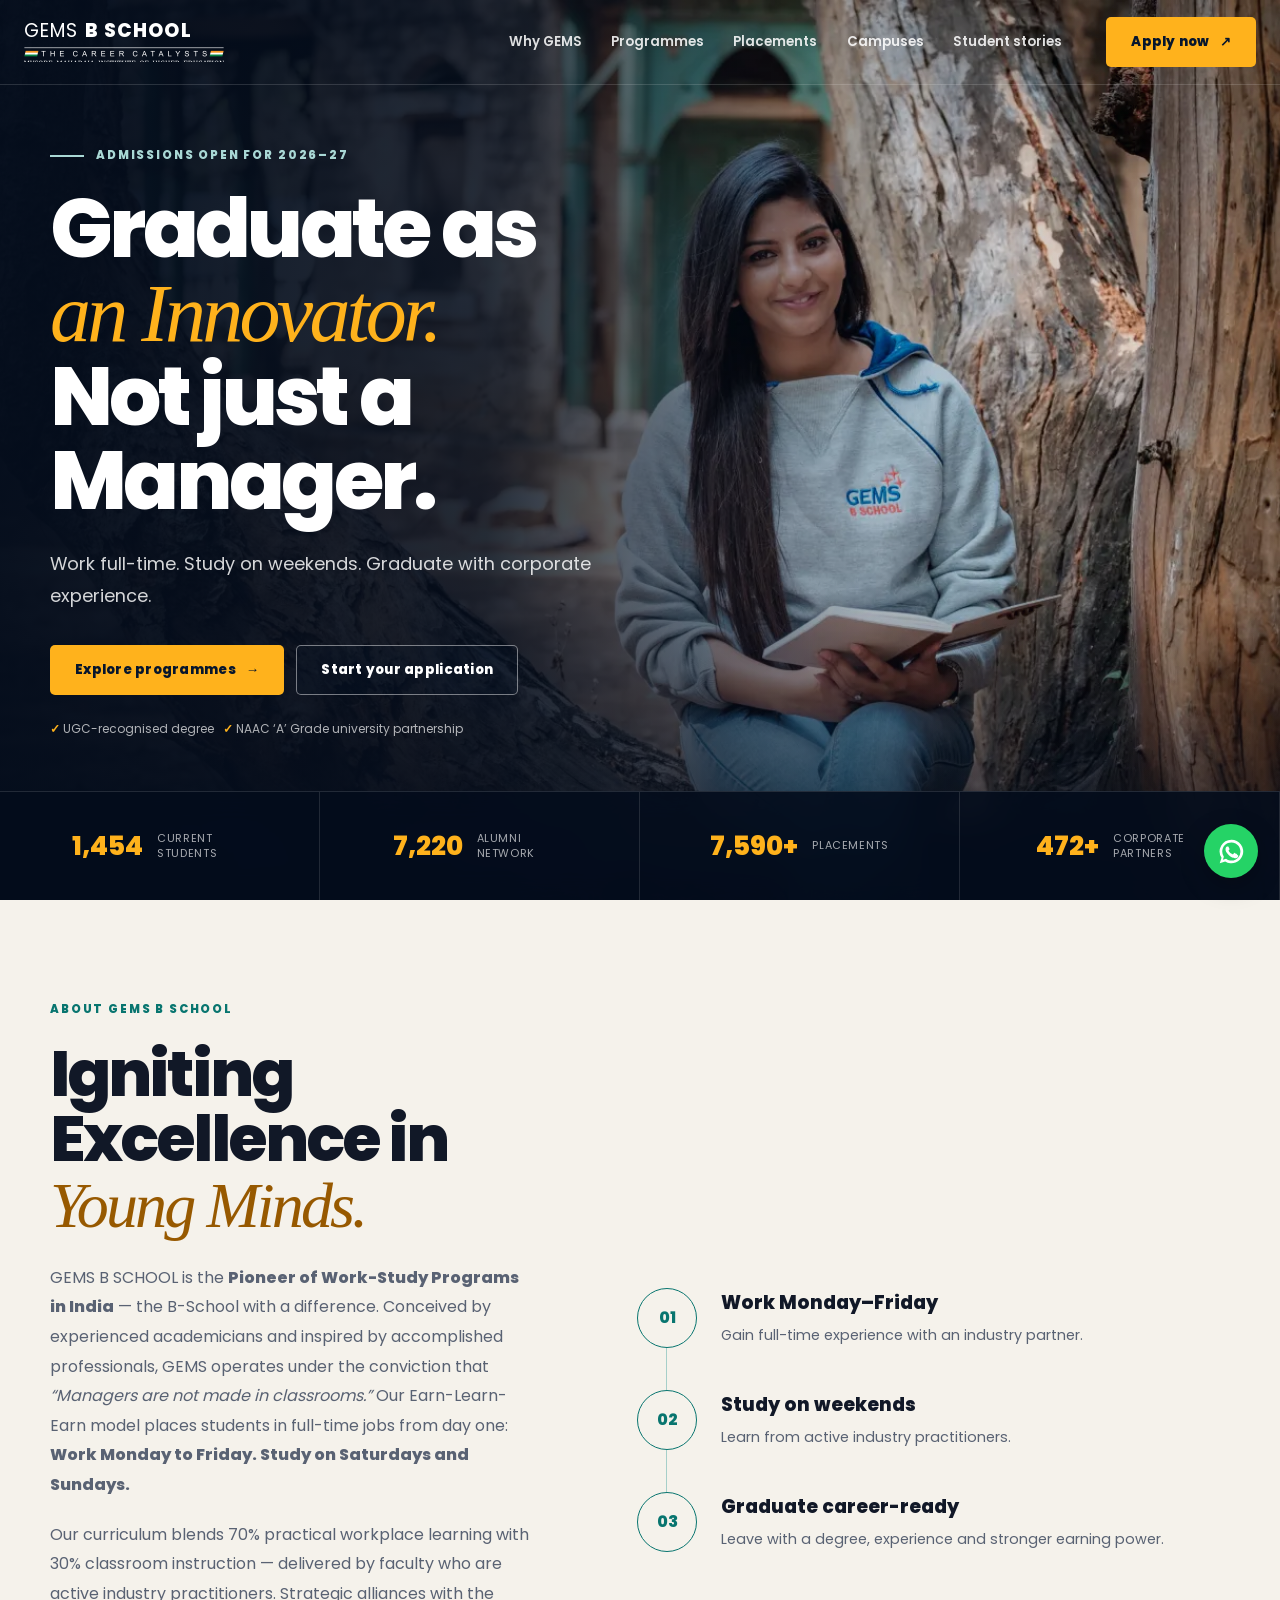
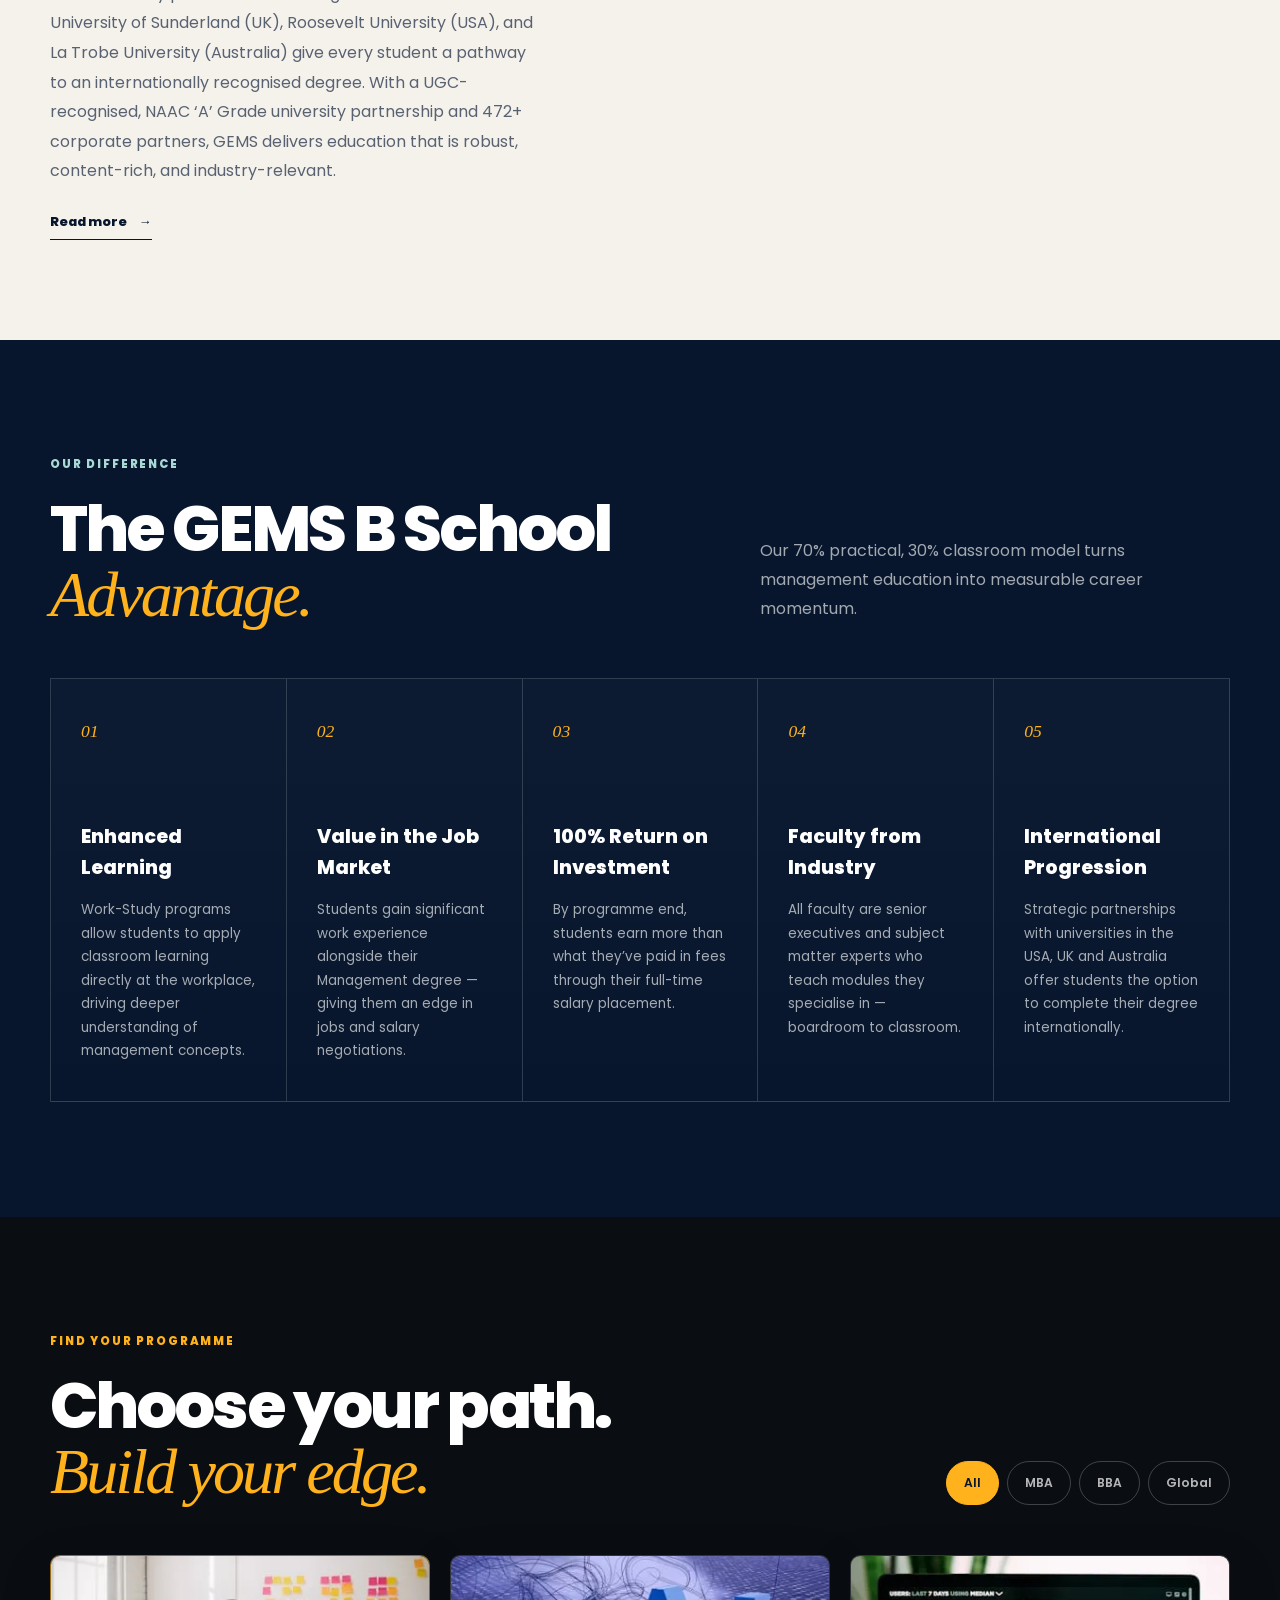
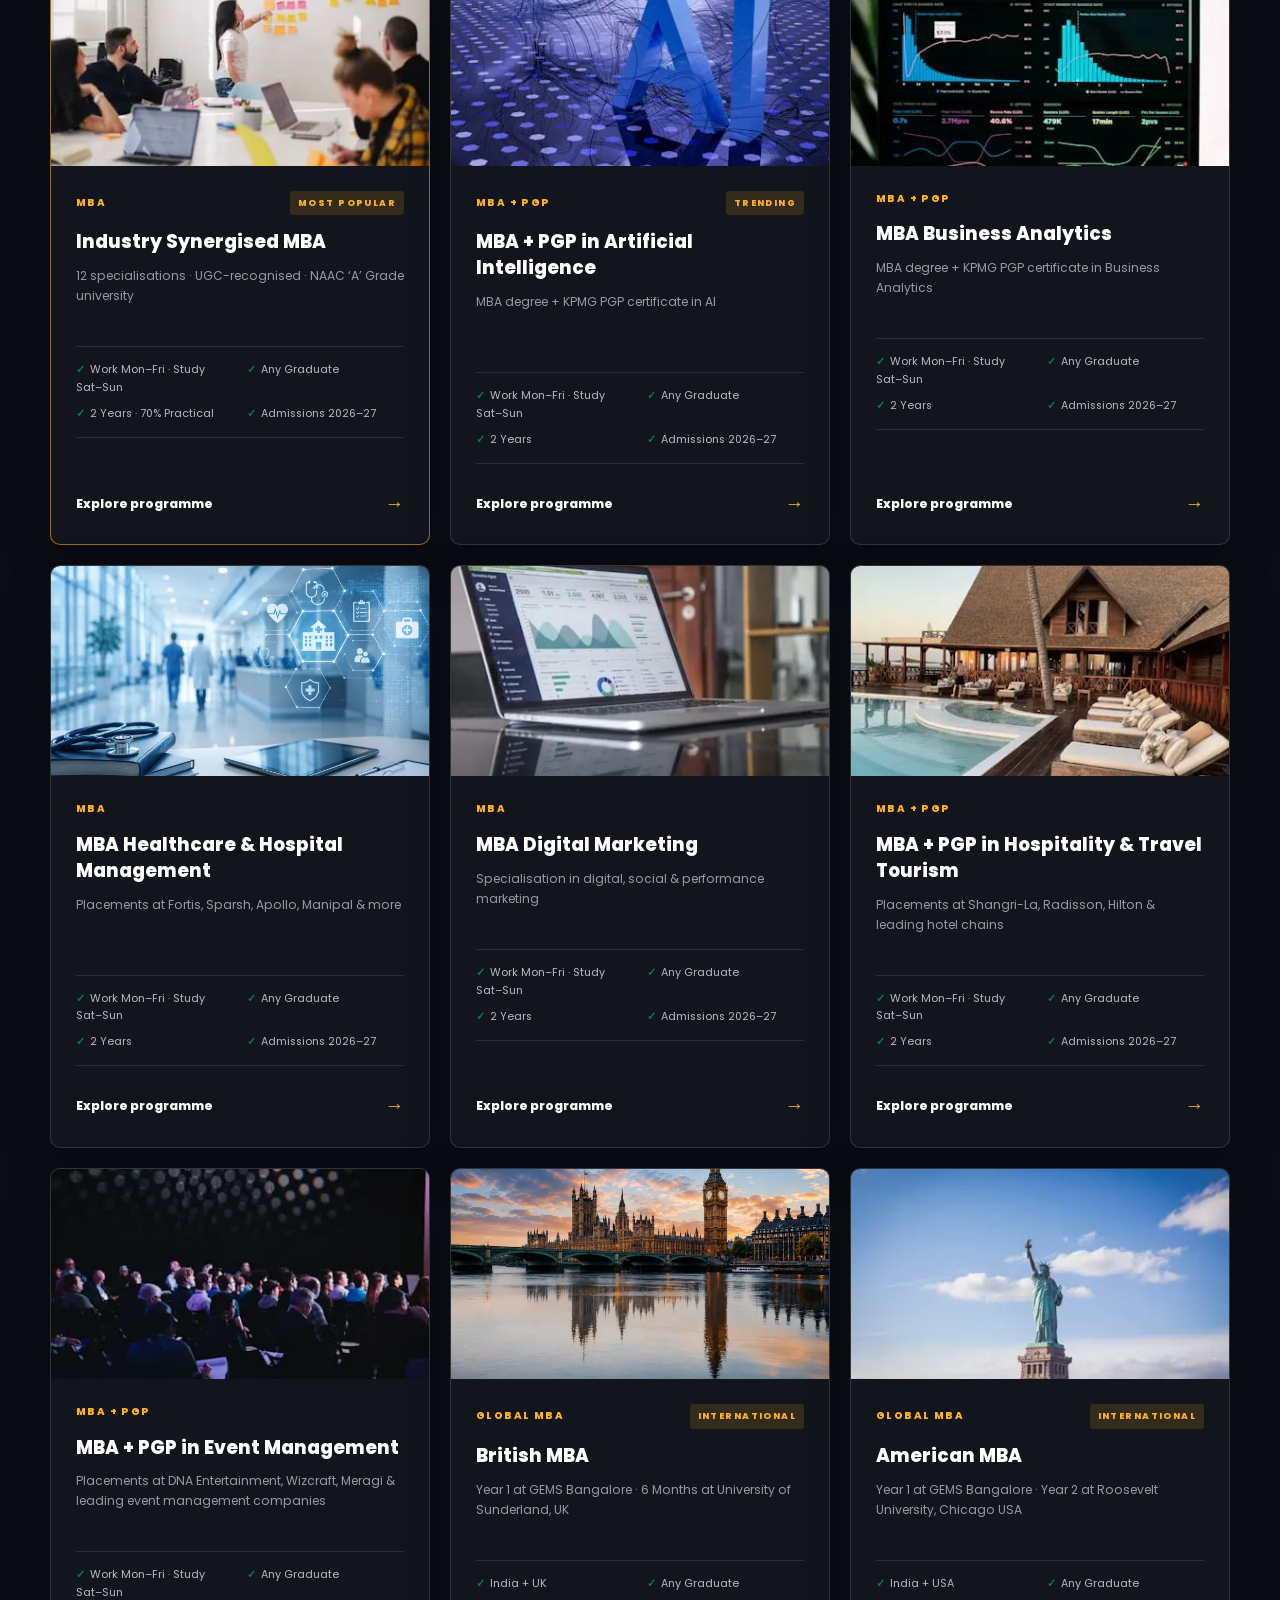
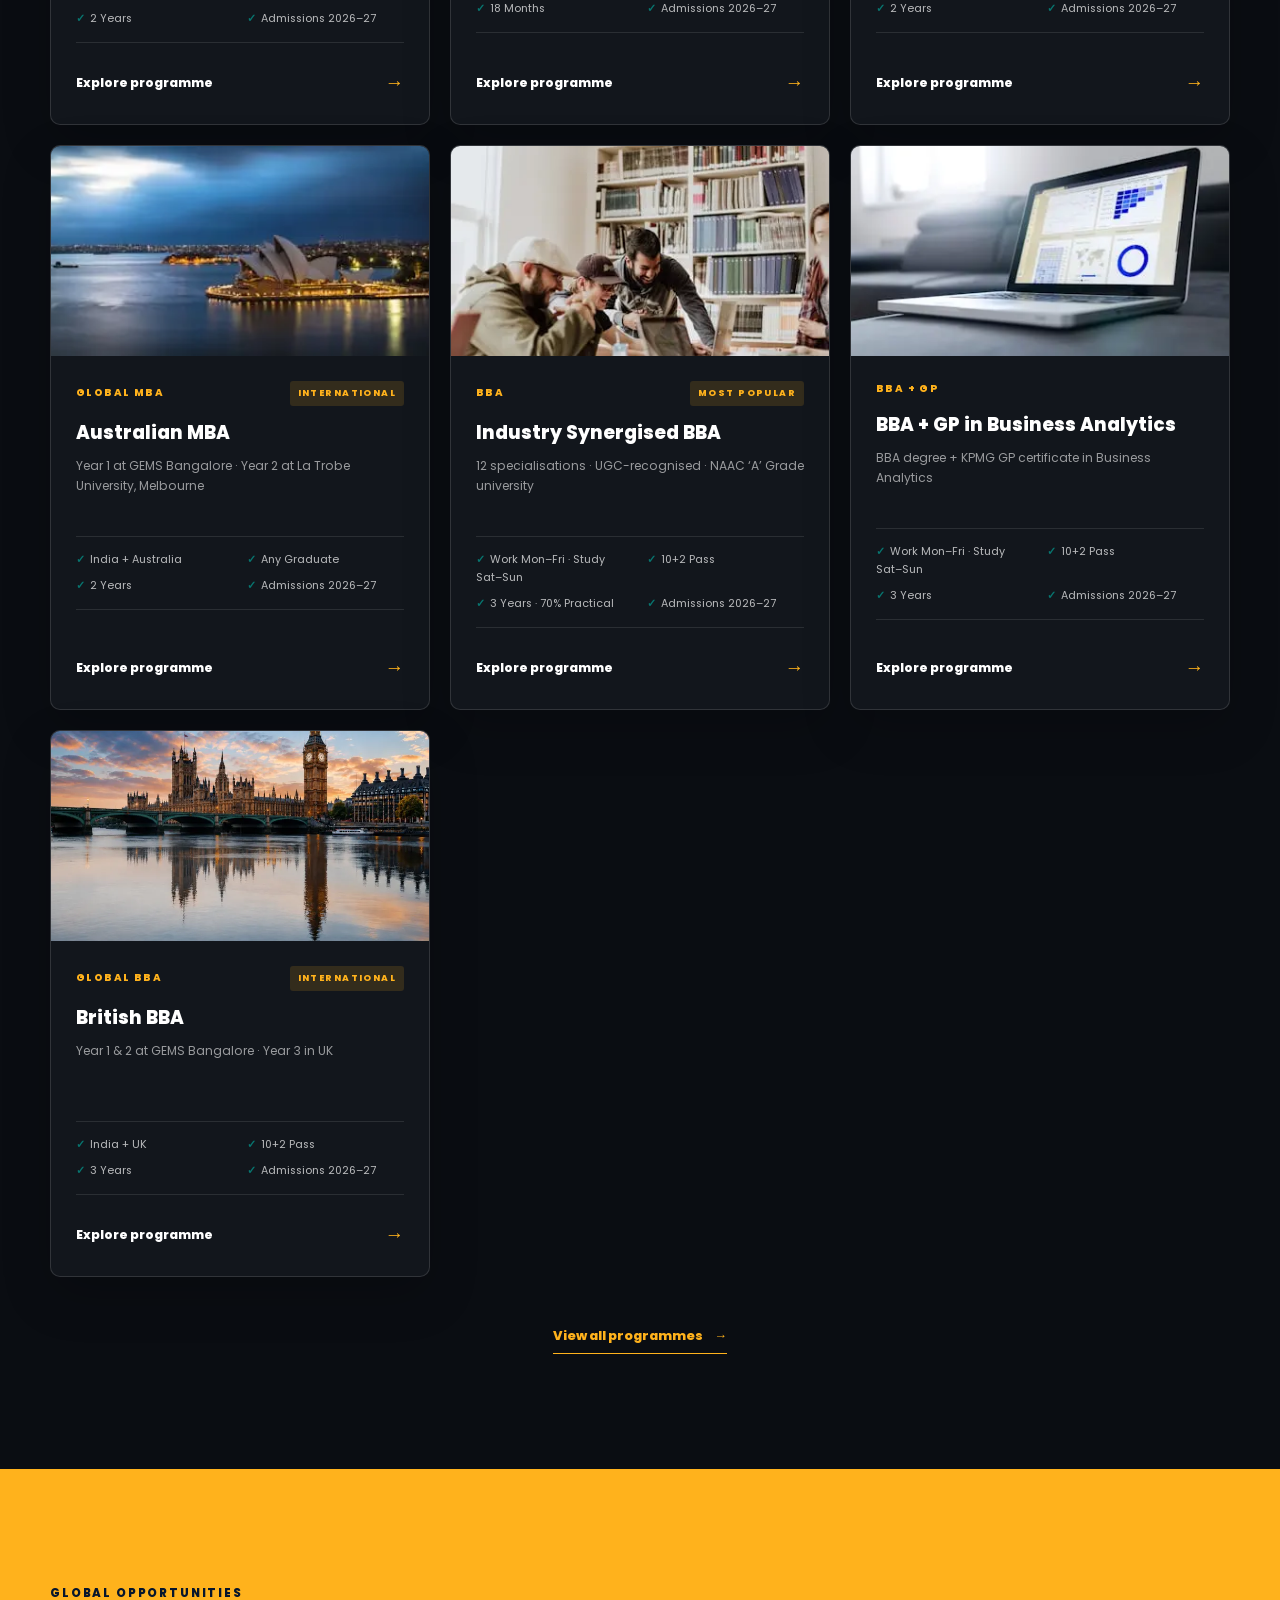
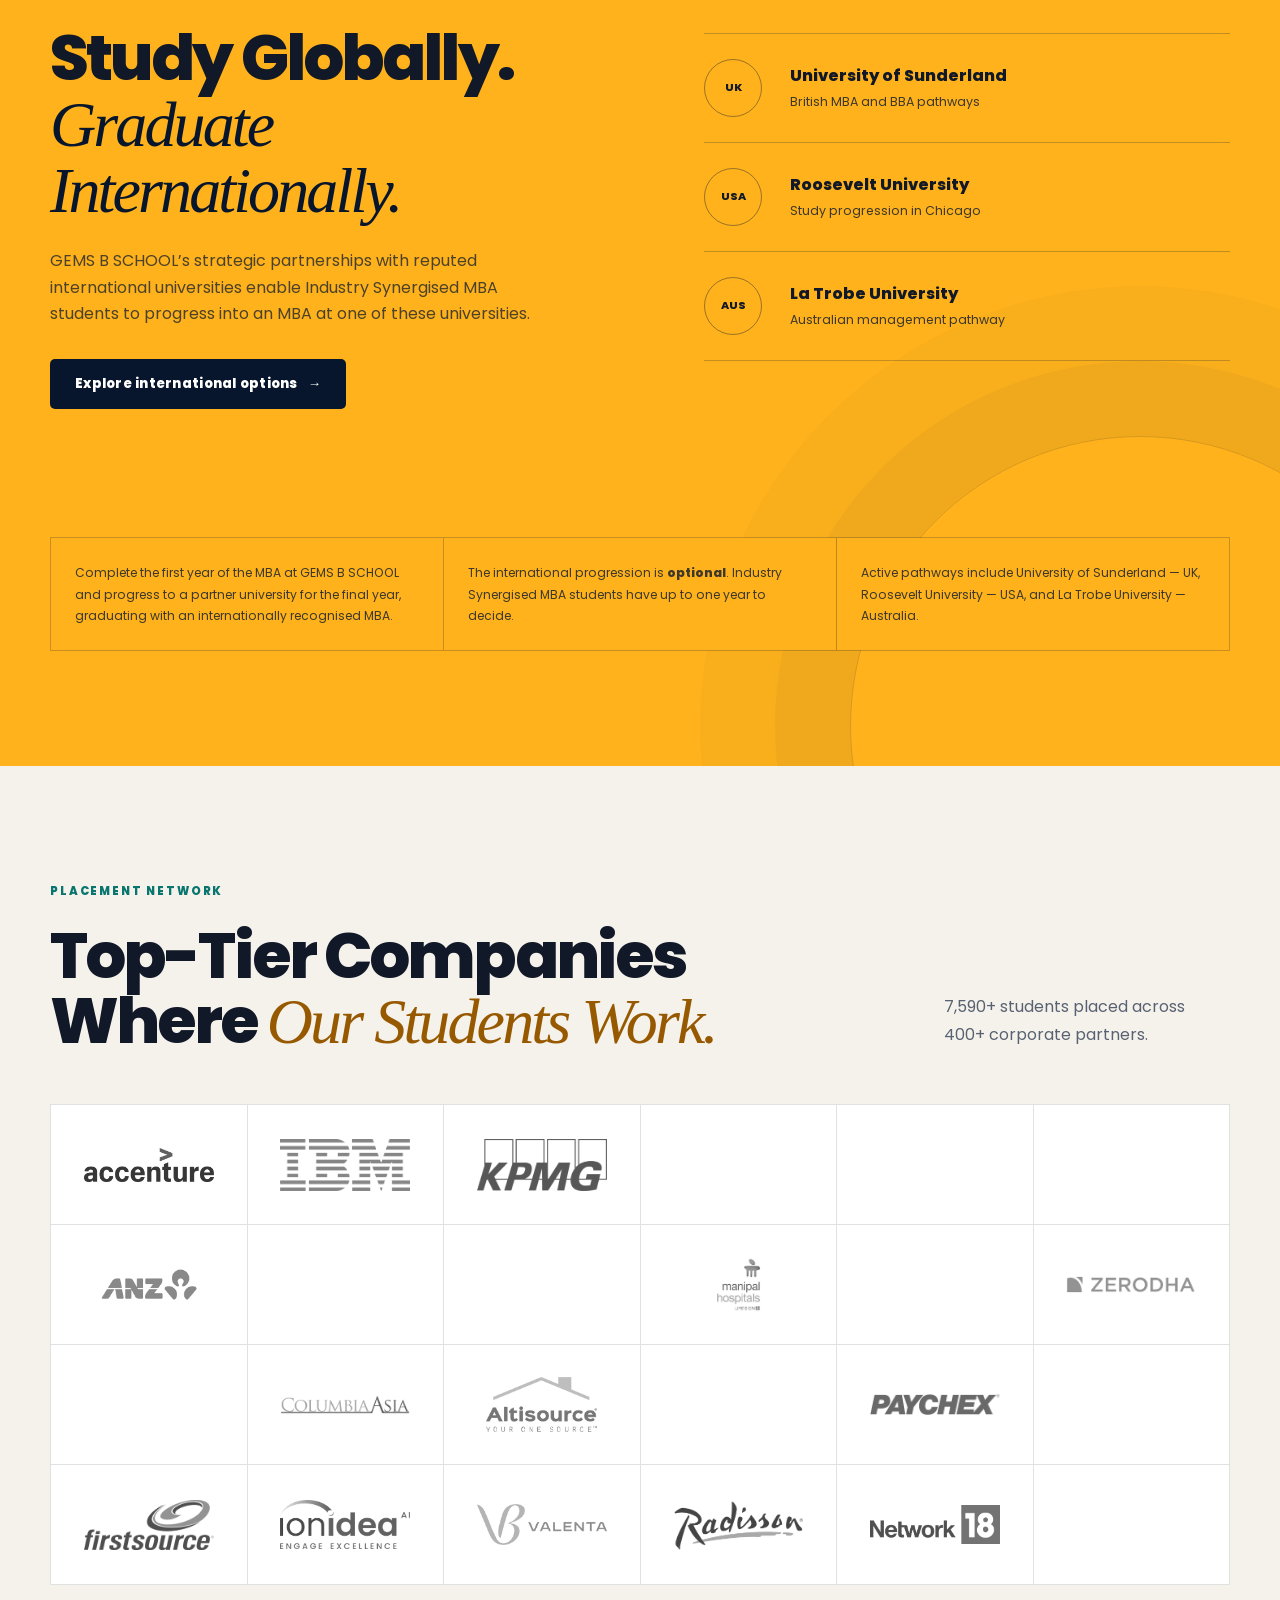
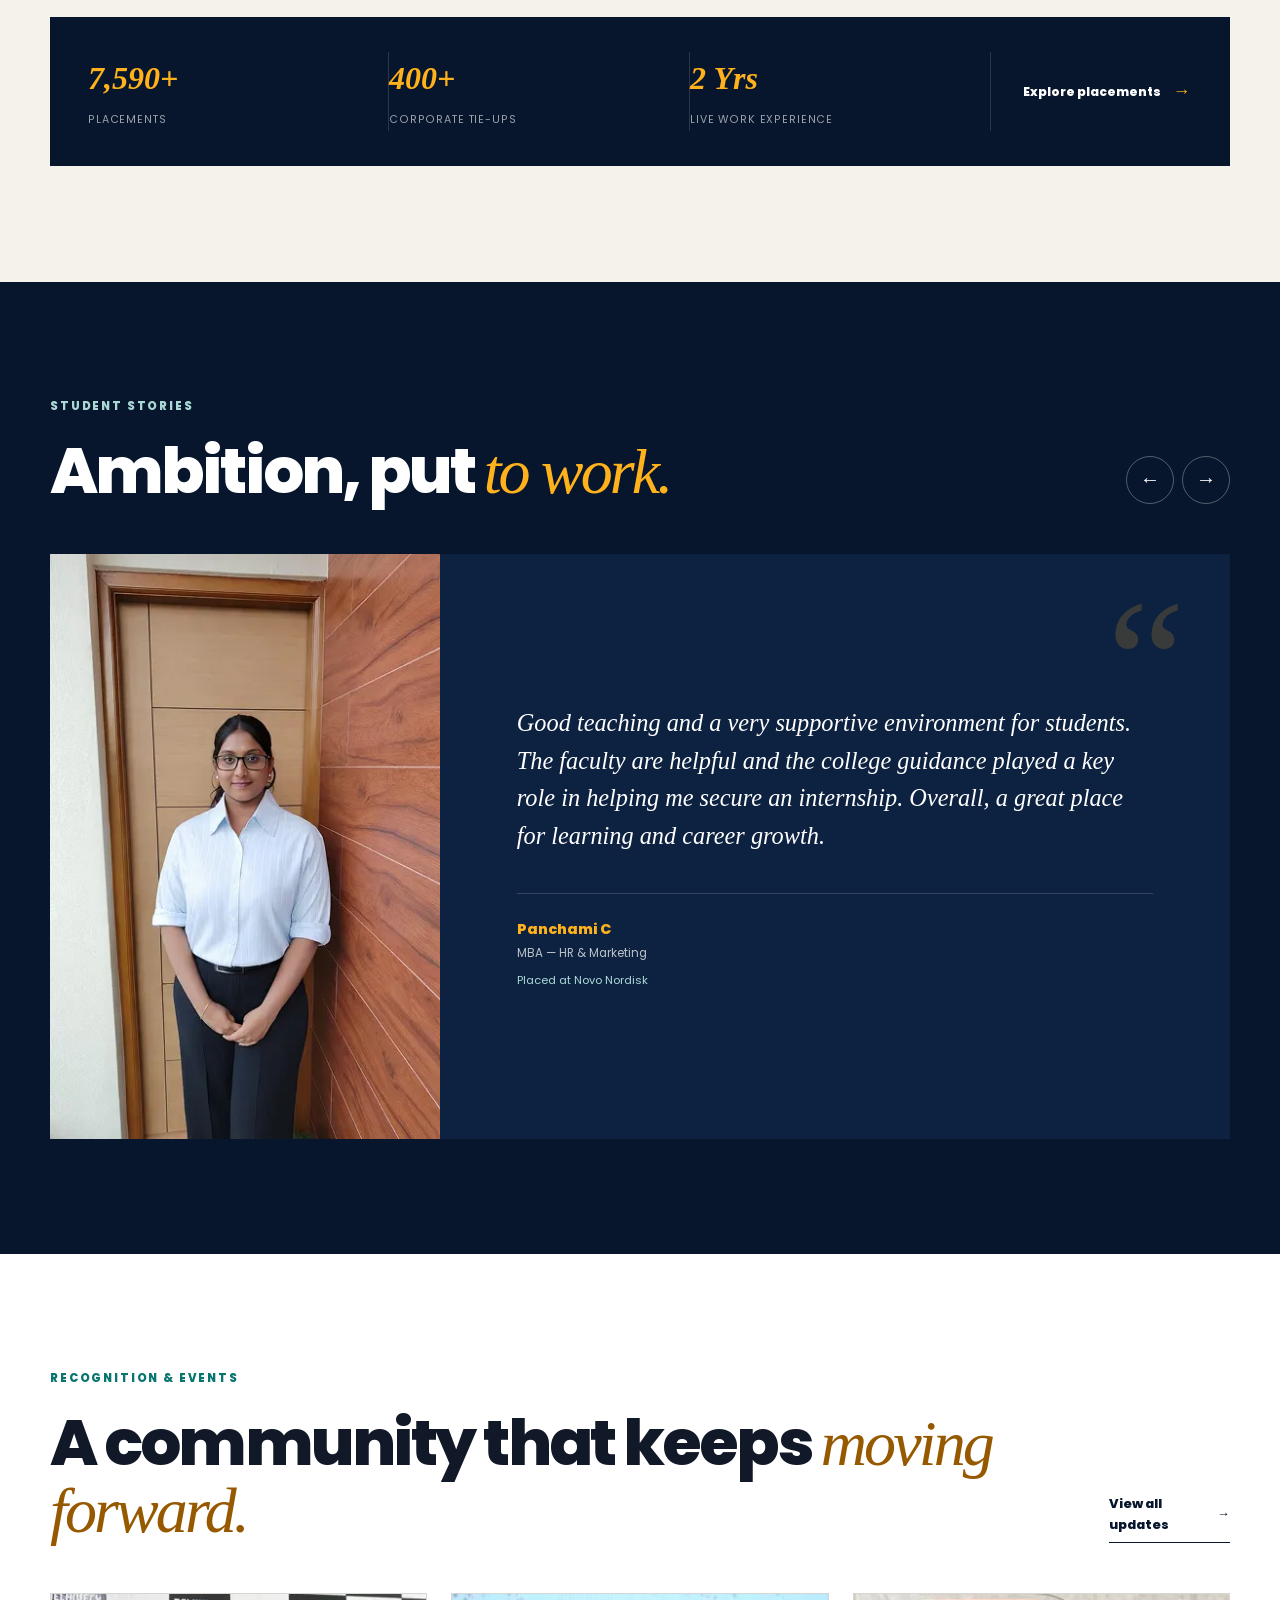
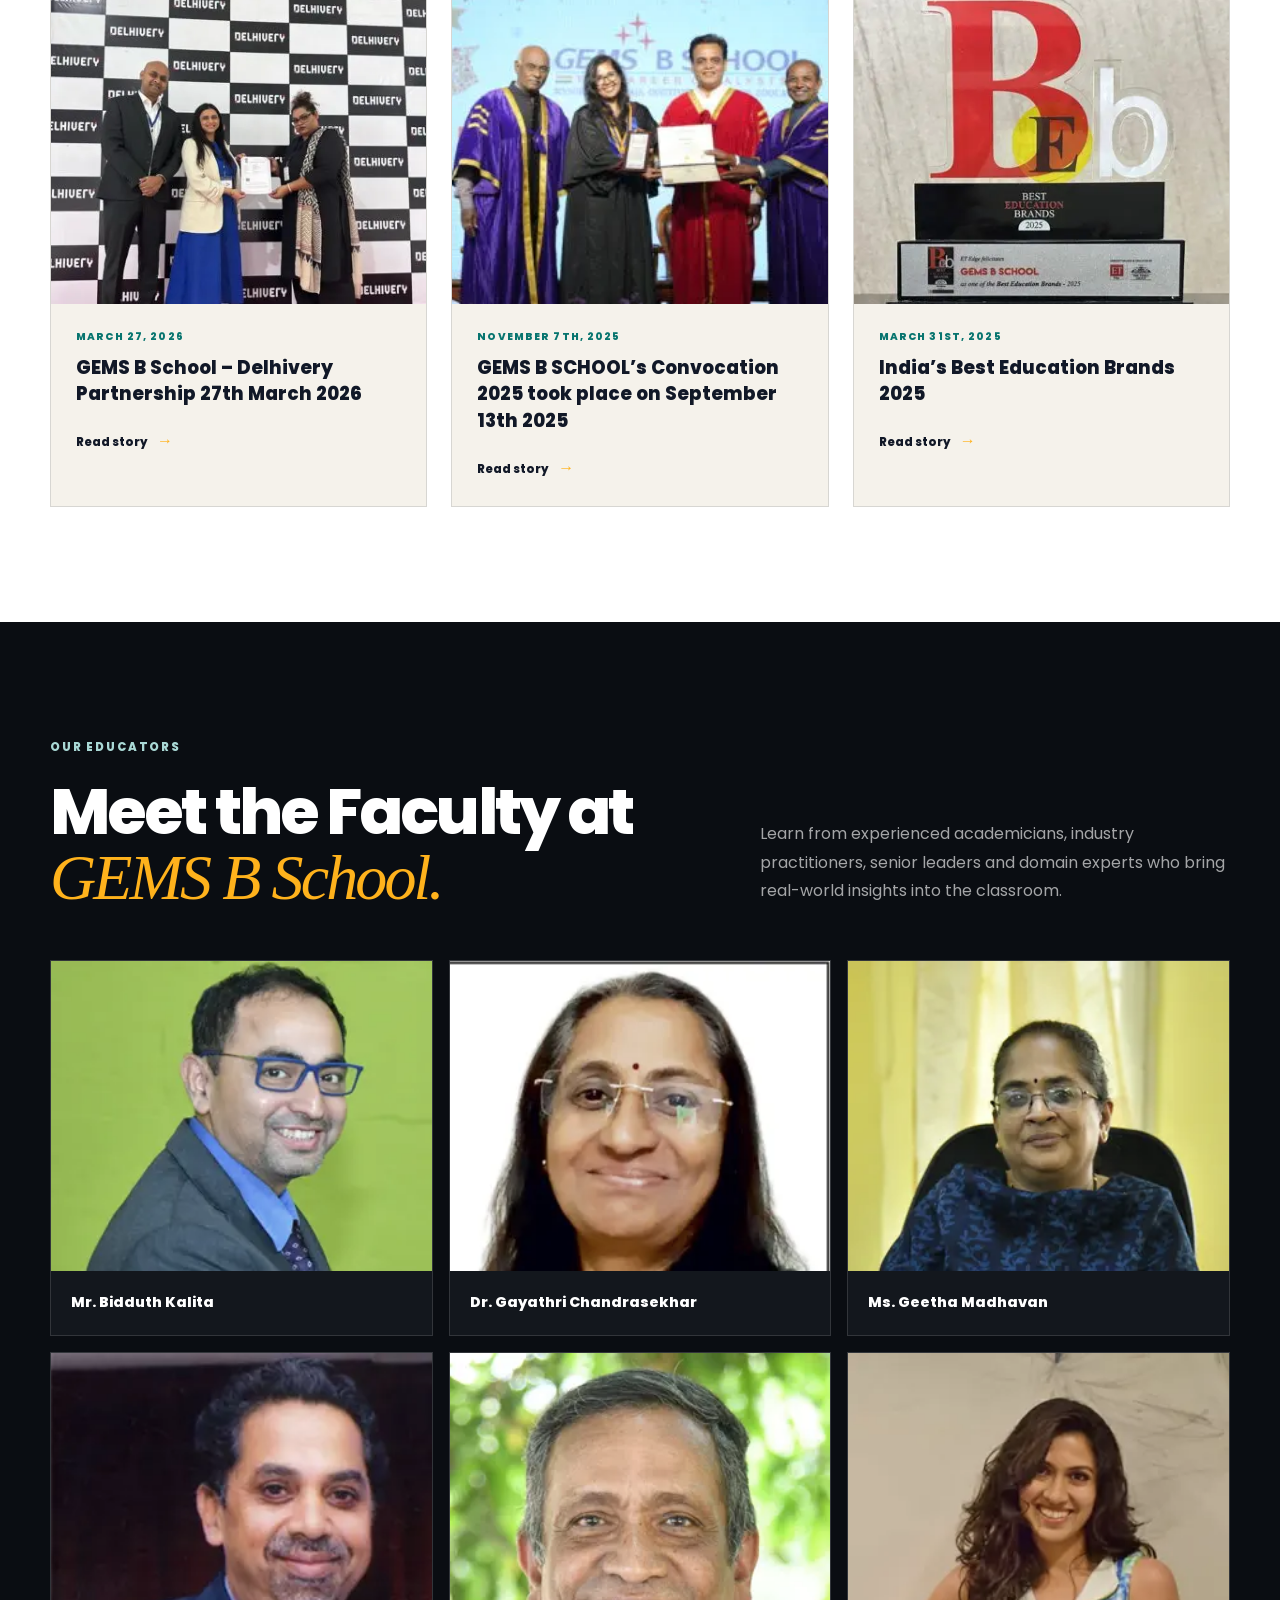
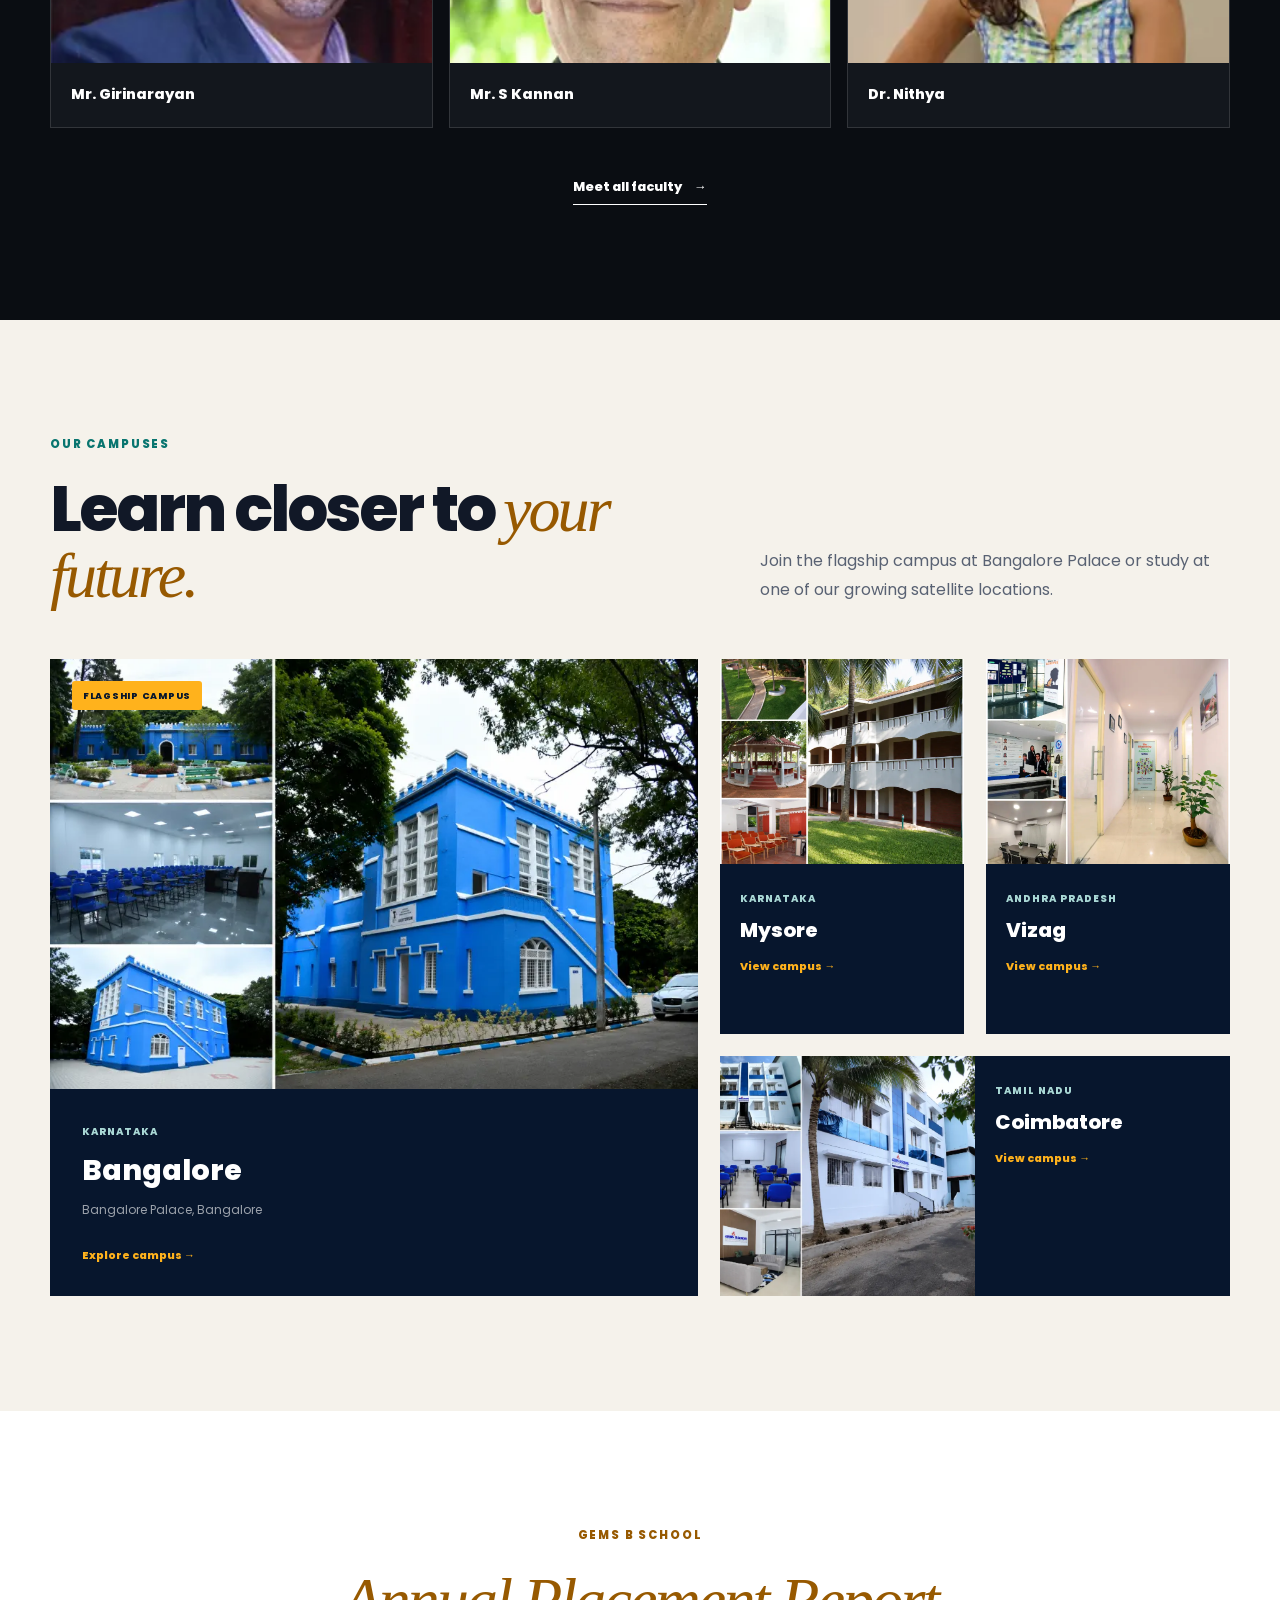
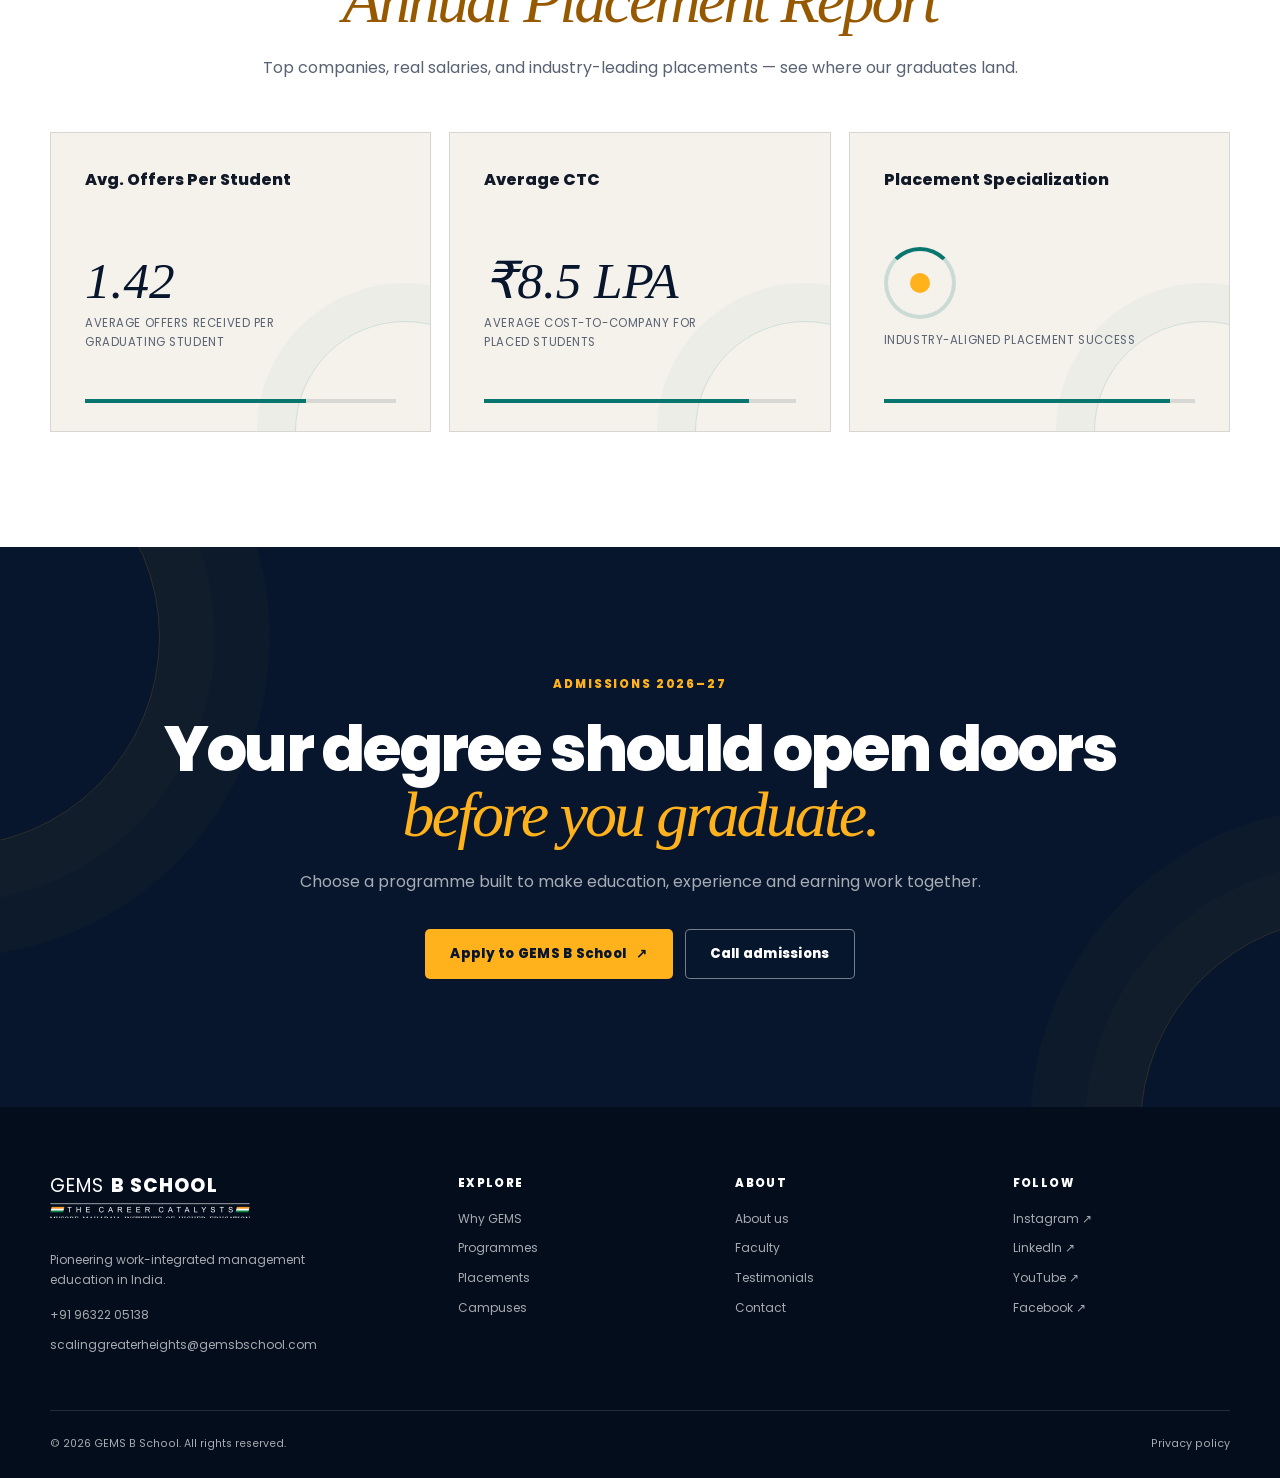
<file: gemsbschooldev/index.html>
<!DOCTYPE html>
<html lang="en">
<head>
  <meta charset="utf-8">
  <meta name="viewport" content="width=device-width, initial-scale=1">
  <title>GEMS B School | Earn While You Learn</title>
  <meta name="description" content="Build your career while you study with GEMS B School's work-integrated MBA and BBA programmes. Work Monday to Friday and learn on weekends.">
  <meta name="theme-color" content="#07162d">
  <meta property="og:title" content="GEMS B School | Earn While You Learn">
  <meta property="og:description" content="Graduate with a degree, a salary and real corporate experience.">
  <meta property="og:type" content="website">
  <meta property="og:image" content="assets/images/optimized/hero-1280.webp">
  <link rel="icon" href="assets/images/favicon.png" type="image/png">
  <link rel="preload" href="assets/fonts/poppins-400.woff2" as="font" type="font/woff2" crossorigin>
  <link rel="preload" href="assets/images/optimized/hero-768.webp" as="image" type="image/webp" media="(max-width: 640px)" fetchpriority="high">
  <link rel="preload" href="assets/images/optimized/hero-1920.webp" as="image" type="image/webp" media="(min-width: 641px)" fetchpriority="high">
  <link rel="stylesheet" href="assets/css/styles.css">
  <script src="assets/js/main.js" defer></script>
</head>
<body>
  <a class="skip-link" href="#main">Skip to content</a>

  <header class="site-header" data-header>
    <div class="nav-shell">
      <a class="brand" href="#top" aria-label="GEMS B School home">
        <span class="brand-name">GEMS <b>B SCHOOL</b></span>
        <img src="assets/images/optimized/gems-logo.webp" width="200" height="15" alt="The Career Catalysts">
      </a>
      <button class="nav-toggle" type="button" aria-expanded="false" aria-controls="primary-nav" data-nav-toggle>
        <span class="sr-only">Open navigation</span>
        <span></span><span></span><span></span>
      </button>
      <nav id="primary-nav" class="primary-nav" aria-label="Primary navigation" data-nav>
        <a href="#why-gems">Why GEMS</a>
        <a href="#programmes">Programmes</a>
        <a href="#placements">Placements</a>
        <a href="#campuses">Campuses</a>
        <a href="#student-stories">Student stories</a>
      </nav>
      <a class="button button--gold nav-apply" href="https://admission.gemsbschool.com/" target="_blank" rel="noopener">Apply now <span aria-hidden="true">↗</span></a>
    </div>
  </header>

  <main id="main">
    <section class="hero" id="top" aria-labelledby="hero-title">
      <picture class="hero-media">
        <source media="(max-width: 640px)" srcset="assets/images/optimized/hero-768.webp">
        <source media="(max-width: 1280px)" srcset="assets/images/optimized/hero-1280.webp">
        <img src="assets/images/optimized/hero-1920.webp" width="1920" height="1280" alt="GEMS B School student on campus" fetchpriority="high">
      </picture>
      <div class="hero-shade" aria-hidden="true"></div>
      <div class="container hero-inner">
        <div class="hero-copy">
          <p class="eyebrow eyebrow--light"><span></span> Admissions open for 2026–27</p>
          <h1 id="hero-title">Graduate as <em data-rotating-word>a Leader.</em><br>Not just a Manager.</h1>
          <span class="sr-only">Graduate as an Innovator, an Entrepreneur or a Changemaker.</span>
          <p class="hero-lead">Work full-time. Study on weekends. Graduate with corporate experience.</p>
          <div class="hero-actions">
            <a class="button button--gold" href="#programmes">Explore programmes <span aria-hidden="true">→</span></a>
            <a class="button button--ghost" href="https://admission.gemsbschool.com/" target="_blank" rel="noopener">Start your application</a>
          </div>
          <p class="hero-note"><span aria-hidden="true">✓</span> UGC-recognised degree &nbsp; <span aria-hidden="true">✓</span> NAAC ‘A’ Grade university partnership</p>
        </div>
      </div>
      <div class="hero-stats" role="group" aria-label="GEMS B School key figures">
        <div><strong>1,454</strong><span>Current students</span></div>
        <div><strong>7,220</strong><span>Alumni network</span></div>
        <div><strong>7,590+</strong><span>Placements</span></div>
        <div><strong>472+</strong><span>Corporate partners</span></div>
      </div>
    </section>

    <section class="work-study" aria-labelledby="work-study-title">
      <div class="container work-study-grid">
        <div class="section-intro">
          <p class="eyebrow">About GEMS B School</p>
          <h2 id="work-study-title">Igniting Excellence in <em>Young Minds.</em></h2>
          <p>GEMS B SCHOOL is the <strong>Pioneer of Work-Study Programs in India</strong> — the B-School with a difference. Conceived by experienced academicians and inspired by accomplished professionals, GEMS operates under the conviction that <em>“Managers are not made in classrooms.”</em> Our Earn-Learn-Earn model places students in full-time jobs from day one: <strong>Work Monday to Friday. Study on Saturdays and Sundays.</strong></p>
          <p>Our curriculum blends 70% practical workplace learning with 30% classroom instruction — delivered by faculty who are active industry practitioners. Strategic alliances with the University of Sunderland (UK), Roosevelt University (USA), and La Trobe University (Australia) give every student a pathway to an internationally recognised degree. With a UGC-recognised, NAAC ‘A’ Grade university partnership and 472+ corporate partners, GEMS delivers education that is robust, content-rich, and industry-relevant.</p>
          <a class="text-link" href="https://design.connective9.com/gemsbschooldev/about-us">Read more <span aria-hidden="true">→</span></a>
        </div>
        <ol class="model-steps">
          <li><span>01</span><div><strong>Work Monday–Friday</strong><p>Gain full-time experience with an industry partner.</p></div></li>
          <li><span>02</span><div><strong>Study on weekends</strong><p>Learn from active industry practitioners.</p></div></li>
          <li><span>03</span><div><strong>Graduate career-ready</strong><p>Leave with a degree, experience and stronger earning power.</p></div></li>
        </ol>
      </div>
    </section>

    <section class="advantage section" id="why-gems" aria-labelledby="advantage-title">
      <div class="container">
        <div class="section-heading section-heading--split">
          <div>
            <p class="eyebrow eyebrow--light">Our difference</p>
            <h2 id="advantage-title">The GEMS B School <em>Advantage.</em></h2>
          </div>
          <p>Our 70% practical, 30% classroom model turns management education into measurable career momentum.</p>
        </div>
        <div class="advantage-grid">
          <article class="feature-card"><span>01</span><h3>Enhanced Learning</h3><p>Work-Study programs allow students to apply classroom learning directly at the workplace, driving deeper understanding of management concepts.</p></article>
          <article class="feature-card"><span>02</span><h3>Value in the Job Market</h3><p>Students gain significant work experience alongside their Management degree — giving them an edge in jobs and salary negotiations.</p></article>
          <article class="feature-card"><span>03</span><h3>100% Return on Investment</h3><p>By programme end, students earn more than what they’ve paid in fees through their full-time salary placement.</p></article>
          <article class="feature-card"><span>04</span><h3>Faculty from Industry</h3><p>All faculty are senior executives and subject matter experts who teach modules they specialise in — boardroom to classroom.</p></article>
          <article class="feature-card"><span>05</span><h3>International Progression</h3><p>Strategic partnerships with universities in the USA, UK and Australia offer students the option to complete their degree internationally.</p></article>
        </div>
      </div>
    </section>

    <section class="programmes section" id="programmes" aria-labelledby="programmes-title">
      <div class="container">
        <div class="section-heading section-heading--split">
          <div>
            <p class="eyebrow eyebrow--gold">Find your programme</p>
            <h2 id="programmes-title">Choose your path.<br><em>Build your edge.</em></h2>
          </div>
          <div class="filter-tabs" role="group" aria-label="Filter programmes">
            <button class="is-active" type="button" data-filter="all" aria-pressed="true">All</button>
            <button type="button" data-filter="pg" aria-pressed="false">MBA</button>
            <button type="button" data-filter="ug" aria-pressed="false">BBA</button>
            <button type="button" data-filter="global" aria-pressed="false">Global</button>
          </div>
        </div>

        <div class="programme-grid" data-programme-grid>
          <article class="programme-card programme-card--featured" data-category="pg">
            <img src="assets/images/optimized/editorial/1552664730-d307ca884978.webp" width="400" height="267" alt="Professionals collaborating around a table">
            <div class="programme-body"><div class="card-kicker"><span>MBA</span><b>Most popular</b></div><h3>Industry Synergised MBA</h3><p>12 specialisations · UGC-recognised · NAAC ‘A’ Grade university</p><ul><li>Work Mon–Fri · Study Sat–Sun</li><li>Any Graduate</li><li>2 Years · 70% Practical</li><li>Admissions 2026–27</li></ul><a href="https://design.connective9.com/gemsbschooldev/programs/industry-synergised-mba">Explore programme <span aria-hidden="true">→</span></a></div>
          </article>
          <article class="programme-card" data-category="pg">
            <img src="assets/images/optimized/editorial/1677442136019-21780ecad995.webp" width="400" height="267" loading="lazy" decoding="async" alt="Artificial intelligence concept">
            <div class="programme-body"><div class="card-kicker"><span>MBA + PGP</span><b>Trending</b></div><h3>MBA + PGP in Artificial Intelligence</h3><p>MBA degree + KPMG PGP certificate in AI</p><ul><li>Work Mon–Fri · Study Sat–Sun</li><li>Any Graduate</li><li>2 Years</li><li>Admissions 2026–27</li></ul><a href="https://design.connective9.com/gemsbschooldev/programs/mba-pgp-in-ai">Explore programme <span aria-hidden="true">→</span></a></div>
          </article>
          <article class="programme-card" data-category="pg">
            <img src="assets/images/optimized/editorial/1551288049-bebda4e38f71.webp" width="400" height="267" loading="lazy" decoding="async" alt="Business analytics dashboard">
            <div class="programme-body"><div class="card-kicker"><span>MBA + PGP</span></div><h3>MBA Business Analytics</h3><p>MBA degree + KPMG PGP certificate in Business Analytics</p><ul><li>Work Mon–Fri · Study Sat–Sun</li><li>Any Graduate</li><li>2 Years</li><li>Admissions 2026–27</li></ul><a href="https://design.connective9.com/gemsbschooldev/programs/mba-in-business-analytics">Explore programme <span aria-hidden="true">→</span></a></div>
          </article>
          <article class="programme-card" data-category="pg">
            <img src="assets/images/optimized/hcmp.webp" width="720" height="480" loading="lazy" decoding="async" alt="Healthcare management professionals">
            <div class="programme-body"><div class="card-kicker"><span>MBA</span></div><h3>MBA Healthcare &amp; Hospital Management</h3><p>Placements at Fortis, Sparsh, Apollo, Manipal &amp; more</p><ul><li>Work Mon–Fri · Study Sat–Sun</li><li>Any Graduate</li><li>2 Years</li><li>Admissions 2026–27</li></ul><a href="https://design.connective9.com/gemsbschooldev/programs/mba-healthcare-hospital-management">Explore programme <span aria-hidden="true">→</span></a></div>
          </article>
          <article class="programme-card" data-category="pg">
            <img src="assets/images/optimized/editorial/1460925895917-afdab827c52f.webp" width="400" height="267" loading="lazy" decoding="async" alt="Digital marketing data on a laptop">
            <div class="programme-body"><div class="card-kicker"><span>MBA</span></div><h3>MBA Digital Marketing</h3><p>Specialisation in digital, social &amp; performance marketing</p><ul><li>Work Mon–Fri · Study Sat–Sun</li><li>Any Graduate</li><li>2 Years</li><li>Admissions 2026–27</li></ul><a href="https://design.connective9.com/gemsbschooldev/programs/mba-in-digital-marketing">Explore programme <span aria-hidden="true">→</span></a></div>
          </article>
          <article class="programme-card" data-category="pg">
            <img src="assets/images/optimized/editorial/1566073771259-6a8506099945.webp" width="400" height="267" loading="lazy" decoding="async" alt="International hospitality destination">
            <div class="programme-body"><div class="card-kicker"><span>MBA + PGP</span></div><h3>MBA + PGP in Hospitality &amp; Travel Tourism</h3><p>Placements at Shangri-La, Radisson, Hilton &amp; leading hotel chains</p><ul><li>Work Mon–Fri · Study Sat–Sun</li><li>Any Graduate</li><li>2 Years</li><li>Admissions 2026–27</li></ul><a href="https://design.connective9.com/gemsbschooldev/programs/mba-in-hospitality-travel-tourism">Explore programme <span aria-hidden="true">→</span></a></div>
          </article>
          <article class="programme-card" data-category="pg">
            <img src="assets/images/optimized/editorial/1540575467063-178a50c2df87.webp" width="400" height="267" loading="lazy" decoding="async" alt="Professional event production">
            <div class="programme-body"><div class="card-kicker"><span>MBA + PGP</span></div><h3>MBA + PGP in Event Management</h3><p>Placements at DNA Entertainment, Wizcraft, Meragi &amp; leading event management companies</p><ul><li>Work Mon–Fri · Study Sat–Sun</li><li>Any Graduate</li><li>2 Years</li><li>Admissions 2026–27</li></ul><a href="https://design.connective9.com/gemsbschooldev/programs/mba-in-event-management">Explore programme <span aria-hidden="true">→</span></a></div>
          </article>
          <article class="programme-card" data-category="global">
            <img src="assets/images/optimized/british-programme.webp" width="720" height="480" loading="lazy" decoding="async" alt="British university programme">
            <div class="programme-body"><div class="card-kicker"><span>Global MBA</span><b>International</b></div><h3>British MBA</h3><p>Year 1 at GEMS Bangalore · 6 Months at University of Sunderland, UK</p><ul><li>India + UK</li><li>Any Graduate</li><li>18 Months</li><li>Admissions 2026–27</li></ul><a href="https://design.connective9.com/gemsbschooldev/programs/british-mba">Explore programme <span aria-hidden="true">→</span></a></div>
          </article>
          <article class="programme-card" data-category="global">
            <img src="assets/images/optimized/editorial/1485738422979-f5c462d49f74.webp" width="400" height="267" loading="lazy" decoding="async" alt="Chicago city skyline">
            <div class="programme-body"><div class="card-kicker"><span>Global MBA</span><b>International</b></div><h3>American MBA</h3><p>Year 1 at GEMS Bangalore · Year 2 at Roosevelt University, Chicago USA</p><ul><li>India + USA</li><li>Any Graduate</li><li>2 Years</li><li>Admissions 2026–27</li></ul><a href="https://design.connective9.com/gemsbschooldev/programs">Explore programme <span aria-hidden="true">→</span></a></div>
          </article>
          <article class="programme-card" data-category="global">
            <img src="assets/images/optimized/editorial/1523482580672-f109ba8cb9be.webp" width="400" height="267" loading="lazy" decoding="async" alt="Melbourne waterfront">
            <div class="programme-body"><div class="card-kicker"><span>Global MBA</span><b>International</b></div><h3>Australian MBA</h3><p>Year 1 at GEMS Bangalore · Year 2 at La Trobe University, Melbourne</p><ul><li>India + Australia</li><li>Any Graduate</li><li>2 Years</li><li>Admissions 2026–27</li></ul><a href="https://design.connective9.com/gemsbschooldev/programs/australian-mba">Explore programme <span aria-hidden="true">→</span></a></div>
          </article>
          <article class="programme-card" data-category="ug">
            <img src="assets/images/optimized/editorial/1523240795612-9a054b0db644.webp" width="400" height="267" loading="lazy" decoding="async" alt="University students together on campus">
            <div class="programme-body"><div class="card-kicker"><span>BBA</span><b>Most popular</b></div><h3>Industry Synergised BBA</h3><p>12 specialisations · UGC-recognised · NAAC ‘A’ Grade university</p><ul><li>Work Mon–Fri · Study Sat–Sun</li><li>10+2 Pass</li><li>3 Years · 70% Practical</li><li>Admissions 2026–27</li></ul><a href="https://design.connective9.com/gemsbschooldev/programs/industry-synergised-bba">Explore programme <span aria-hidden="true">→</span></a></div>
          </article>
          <article class="programme-card" data-category="ug">
            <img src="assets/images/optimized/editorial/1504868584819-f8e8b4b6d7e3.webp" width="400" height="267" loading="lazy" decoding="async" alt="Business data analysis workspace">
            <div class="programme-body"><div class="card-kicker"><span>BBA + GP</span></div><h3>BBA + GP in Business Analytics</h3><p>BBA degree + KPMG GP certificate in Business Analytics</p><ul><li>Work Mon–Fri · Study Sat–Sun</li><li>10+2 Pass</li><li>3 Years</li><li>Admissions 2026–27</li></ul><a href="https://design.connective9.com/gemsbschooldev/programs/bba-in-business-analytics">Explore programme <span aria-hidden="true">→</span></a></div>
          </article>
          <article class="programme-card" data-category="global">
            <img src="assets/images/optimized/british-programme.webp" width="720" height="480" loading="lazy" decoding="async" alt="British university programme for BBA students">
            <div class="programme-body"><div class="card-kicker"><span>Global BBA</span><b>International</b></div><h3>British BBA</h3><p>Year 1 &amp; 2 at GEMS Bangalore · Year 3 in UK</p><ul><li>India + UK</li><li>10+2 Pass</li><li>3 Years</li><li>Admissions 2026–27</li></ul><a href="https://design.connective9.com/gemsbschooldev/programs/british-bba">Explore programme <span aria-hidden="true">→</span></a></div>
          </article>
        </div>
        <div class="center-action"><a class="text-link" href="https://design.connective9.com/gemsbschooldev/programs">View all programmes <span aria-hidden="true">→</span></a></div>
      </div>
    </section>

    <section class="global-pathways section" aria-labelledby="global-title">
      <div class="container global-grid">
        <div class="global-copy">
          <p class="eyebrow">Global opportunities</p>
          <h2 id="global-title">Study Globally.<br><em>Graduate Internationally.</em></h2>
          <p>GEMS B SCHOOL’s strategic partnerships with reputed international universities enable Industry Synergised MBA students to progress into an MBA at one of these universities.</p>
          <a class="button button--navy" href="https://design.connective9.com/gemsbschooldev/programs">Explore international options <span aria-hidden="true">→</span></a>
        </div>
        <div class="country-list">
          <article><span>UK</span><div><h3>University of Sunderland</h3><p>British MBA and BBA pathways</p></div></article>
          <article><span>USA</span><div><h3>Roosevelt University</h3><p>Study progression in Chicago</p></div></article>
          <article><span>AUS</span><div><h3>La Trobe University</h3><p>Australian management pathway</p></div></article>
        </div>
        <ul class="global-notes">
          <li>Complete the first year of the MBA at GEMS B SCHOOL and progress to a partner university for the final year, graduating with an internationally recognised MBA.</li>
          <li>The international progression is <strong>optional</strong>. Industry Synergised MBA students have up to one year to decide.</li>
          <li>Active pathways include University of Sunderland — UK, Roosevelt University — USA, and La Trobe University — Australia.</li>
        </ul>
      </div>
    </section>

    <section class="placements section" id="placements" aria-labelledby="placements-title">
      <div class="container">
        <div class="section-heading section-heading--split">
          <div><p class="eyebrow">Placement network</p><h2 id="placements-title">Top-Tier Companies Where <em>Our Students Work.</em></h2></div>
          <p>7,590+ students placed across 400+ corporate partners.</p>
        </div>
        <div class="logo-grid" role="group" aria-label="Selected recruiting organisations">
          <div><img src="assets/images/placement/Accenture.png" width="180" height="70" loading="lazy" decoding="async" alt="Accenture"></div>
          <div><img src="assets/images/placement/ibm-logo-18919.png" width="180" height="70" loading="lazy" decoding="async" alt="IBM"></div>
          <div><img src="assets/images/placement/KPMG_blue_logo.svg.png" width="180" height="70" loading="lazy" decoding="async" alt="KPMG"></div>
          <div><img src="assets/images/placement/Goldman_Sachs_logo.svg.png" width="180" height="70" loading="lazy" decoding="async" alt="Goldman Sachs"></div>
          <div><img src="assets/images/placement/jp-morgan-logo-black-and-white.png" width="180" height="70" loading="lazy" decoding="async" alt="J.P. Morgan"></div>
          <div><img src="assets/images/placement/Wipro.png" width="180" height="70" loading="lazy" decoding="async" alt="Wipro"></div>
          <div><img src="assets/images/placement/anzbank.png" width="180" height="70" loading="lazy" decoding="async" alt="ANZ"></div>
          <div><img src="assets/images/placement/Apollo_Hospitals_Logo.png" width="180" height="70" loading="lazy" decoding="async" alt="Apollo Hospitals"></div>
          <div><img src="assets/images/placement/Fortis-Logo.png" width="180" height="70" loading="lazy" decoding="async" alt="Fortis Healthcare"></div>
          <div><img src="assets/images/placement/manipal.webp" width="180" height="70" loading="lazy" decoding="async" alt="Manipal Hospitals"></div>
          <div><img src="assets/images/placement/Shangri-La_Hotels.png" width="180" height="70" loading="lazy" decoding="async" alt="Shangri-La Hotels"></div>
          <div><img src="assets/images/placement/Zerodha.png" width="180" height="70" loading="lazy" decoding="async" alt="Zerodha"></div>
          <div><img src="assets/images/placement/Sparsh-Healthcare.webp" width="180" height="70" loading="lazy" decoding="async" alt="Sparsh Hospital"></div>
          <div><img src="assets/images/placement/CA.png" width="180" height="70" loading="lazy" decoding="async" alt="Columbia Asia"></div>
          <div><img src="assets/images/placement/Altisource.png" width="180" height="70" loading="lazy" decoding="async" alt="Altisource"></div>
          <div><img src="assets/images/placement/wns.webp" width="180" height="70" loading="lazy" decoding="async" alt="WNS-Capgemini"></div>
          <div><img src="assets/images/placement/PAYCHEC.png" width="180" height="70" loading="lazy" decoding="async" alt="Paychex"></div>
          <div><img src="assets/images/placement/ww.jpg" width="180" height="70" loading="lazy" decoding="async" alt="Wenger and Watson"></div>
          <div><img src="assets/images/placement/Firstsource.png" width="180" height="70" loading="lazy" decoding="async" alt="FirstSource"></div>
          <div><img src="assets/images/placement/Ionidea.png" width="180" height="70" loading="lazy" decoding="async" alt="Ionidea"></div>
          <div><img src="assets/images/placement/Valenta.png" width="180" height="70" loading="lazy" decoding="async" alt="Valenta"></div>
          <div><img src="assets/images/placement/rh.png" width="180" height="70" loading="lazy" decoding="async" alt="Radisson Hotels"></div>
          <div><img src="assets/images/placement/Network18.png" width="180" height="70" loading="lazy" decoding="async" alt="Network18"></div>
          <div><img src="assets/images/placement/Novo Nordisk.png" width="180" height="70" loading="lazy" decoding="async" alt="Novo Nordisk"></div>
        </div>
        <div class="outcomes">
          <div><strong>7,590+</strong><span>Placements</span></div>
          <div><strong>400+</strong><span>Corporate tie-ups</span></div>
          <div><strong>2 Yrs</strong><span>Live work experience</span></div>
          <a href="https://design.connective9.com/gemsbschooldev/placements">Explore placements <span aria-hidden="true">→</span></a>
        </div>
      </div>
    </section>

    <section class="stories section" id="student-stories" aria-labelledby="stories-title">
      <div class="container">
        <div class="section-heading section-heading--split">
          <div><p class="eyebrow eyebrow--light">Student stories</p><h2 id="stories-title">Ambition, put <em>to work.</em></h2></div>
          <div class="slider-controls">
            <button type="button" data-story-prev aria-label="Previous student story">←</button>
            <button type="button" data-story-next aria-label="Next student story">→</button>
          </div>
        </div>
        <div class="story-slider" data-story-slider aria-live="polite">
          <article class="story is-active">
            <img src="assets/images/optimized/testimonials/PanchamiC.webp" width="400" height="600" loading="lazy" decoding="async" alt="Panchami C">
            <div><span class="quote-mark" aria-hidden="true">“</span><blockquote>Good teaching and a very supportive environment for students. The faculty are helpful and the college guidance played a key role in helping me secure an internship. Overall, a great place for learning and career growth.</blockquote><p><strong>Panchami C</strong><span>MBA — HR &amp; Marketing</span><small>Placed at Novo Nordisk</small></p></div>
          </article>
          <article class="story" hidden>
            <img src="assets/images/optimized/testimonials/Larkspur-Sreenivasan.webp" width="400" height="600" loading="lazy" decoding="async" alt="Larkspur Sreenivasan">
            <div><span class="quote-mark" aria-hidden="true">“</span><blockquote>I just started my course at GEMS B School and honestly, it’s still early — I haven’t learned much yet. But I already got an internship with KPMG, which I didn’t expect this soon. So even though my classes just started, I already got placed. The Management team and Placement team are very understanding and supportive through any issues, and so are the professors really helpful and kind.</blockquote><p><strong>Larkspur Sreenivasan</strong><span>MBA — HR Management</span><small>Placed at KPMG Delivery Network India Private Limited</small></p></div>
          </article>
          <article class="story" hidden>
            <img src="assets/images/optimized/testimonials/NandanaS-400x600-exact.webp" width="400" height="600" loading="lazy" decoding="async" alt="Nandana S">
            <div><span class="quote-mark" aria-hidden="true">“</span><blockquote>I’m currently doing my MBA in Event Management at GEMS B School, Bangalore, and the experience has been really good so far. The faculty is experienced and the teaching is very practical, which really helps. The placement team was super supportive, and the whole process went smoothly. Overall, GEMS B School has been a great place to learn and grow in the event management field.</blockquote><p><strong>Nandana S</strong><span>MBA — Event Management</span><small>Placed at DNA Entertainment Networks Pvt. Ltd</small></p></div>
          </article>
          <article class="story" hidden>
            <img src="assets/images/optimized/testimonials/Shreya-Pasupuleti.webp" width="400" height="600" loading="lazy" decoding="async" alt="Shreya Pasupuleti">
            <div><span class="quote-mark" aria-hidden="true">“</span><blockquote>My journey at GEMS B-School, Bangalore has been truly rewarding, especially when it comes to placements. The institute has a strong focus on industry readiness, with excellent training, internship support, and placement guidance. The placement cell works proactively, connecting students with top recruiters and helping us secure meaningful opportunities. GEMS Bangalore truly prepares you for a successful start to your career!</blockquote><p><strong>Shreya Pasupuleti</strong><span>MBA — HR (Vizag)</span><small>Placed at Shangri-La Bengaluru</small></p></div>
          </article>
          <article class="story" hidden>
            <img src="assets/images/optimized/testimonials/KohelyGhosal.webp" width="400" height="600" loading="lazy" decoding="async" alt="Kohely Ghosal">
            <div><span class="quote-mark" aria-hidden="true">“</span><blockquote>GEMS B School, Bengaluru offers a well-structured Work Study Program that provides valuable industry exposure along with academics. I would like to especially appreciate our Soft Skills lecturer, Chalam Sir, whose classes, guidance, and support during my first year played an important role in building my confidence and helping me achieve this opportunity.</blockquote><p><strong>Kohely Ghosal</strong><span>MBA — Human Resources Management</span><small>Placed at KPMG Delivery Network India Private Limited</small></p></div>
          </article>
          <article class="story" hidden>
            <img src="assets/images/optimized/testimonials/RakshikaaS.webp" width="400" height="600" loading="lazy" decoding="async" alt="Rakshikaa S">
            <div><span class="quote-mark" aria-hidden="true">“</span><blockquote>I’m currently in my first semester at GEMS B School, pursuing their work-study program. So far, my experience has been fantastic! The faculty are knowledgeable and supportive, and the curriculum is well-structured and industry-relevant. I’m excited to see what the rest of my journey at GEMS B School holds! I’m grateful for the opportunity to be a part of this program and look forward to achieving my academic and professional goals.</blockquote><p><strong>Rakshikaa S</strong><span>MBA — Hospital and Healthcare Management</span><small>Placed at Cloudnine Hospital</small></p></div>
          </article>
          <article class="story" hidden>
            <img src="assets/images/optimized/testimonials/Sai-Satya-Narayanana.webp" width="400" height="600" loading="lazy" decoding="async" alt="Boyidi Sai Satya Narayanana">
            <div><span class="quote-mark" aria-hidden="true">“</span><blockquote>It is a great place to pursue your MBA. They offer multiple specializations. Their Work Study model is the best. Once you join your program, they will give you placement in your domain, you will be working from Monday to Friday and attending the classes on the weekend. Their guidance and assistance are invaluable. MBA at GEMS B School will be one decision you will never regret in your life.</blockquote><p><strong>Boyidi Sai Satya Narayanana</strong><span>MBA — Business Analytics</span><small>Placed at Infineon Technologies</small></p></div>
          </article>
          <article class="story" hidden>
            <img src="assets/images/optimized/testimonials/Mustaqeem.webp" width="400" height="600" loading="lazy" decoding="async" alt="Mustaqeem Ur Rahaman">
            <div><span class="quote-mark" aria-hidden="true">“</span><blockquote>A very good college and they help you in every way. They help you in getting a job in one of the best companies. Good experience.</blockquote><p><strong>Mustaqeem Ur Rahaman</strong><span>MBA — Finance</span><small>Placed at Hewlett Packard Enterprise (HPE)</small></p></div>
          </article>
          <article class="story" hidden>
            <img src="assets/images/optimized/testimonials/Bishal-Sarkar-400x600.webp" width="400" height="600" loading="lazy" decoding="async" alt="Bishal Sarkar">
            <div><span class="quote-mark" aria-hidden="true">“</span><blockquote>I am immensely grateful to GEMS B School for their outstanding support and guidance throughout my placement journey. I’m thrilled to share that I have been successfully placed with 7-Eleven Global Solution Center, which is a significant milestone in my career. GEMS B School’s strong network with top companies and focus on student success make it an exceptional institution for anyone looking to launch their career. Thank you, GEMS B School, for helping me achieve my career goals!</blockquote><p><strong>Bishal Sarkar</strong><span>MBA — IT Management</span><small>Placed at Seven Eleven</small></p></div>
          </article>
        </div>
      </div>
    </section>

    <section class="recognition section" aria-labelledby="recognition-title">
      <div class="container">
        <div class="section-heading section-heading--split">
          <div><p class="eyebrow">Recognition &amp; events</p><h2 id="recognition-title">A community that keeps <em>moving forward.</em></h2></div>
          <a class="text-link" href="https://design.connective9.com/gemsbschooldev/achievements-events">View all updates <span aria-hidden="true">→</span></a>
        </div>
        <div class="editorial-grid">
          <article><img src="assets/images/optimized/award/event-1.webp" width="400" height="533" loading="lazy" decoding="async" alt="GEMS B School and Delhivery partnership event"><div><span>March 27, 2026</span><h3>GEMS B School – Delhivery Partnership 27th March 2026</h3><a href="https://design.connective9.com/gemsbschooldev/achievements-events">Read story <span aria-hidden="true">→</span></a></div></article>
          <article><img src="assets/images/optimized/award/event-2.webp" width="400" height="533" loading="lazy" decoding="async" alt="GEMS B School convocation"><div><span>November 7th, 2025</span><h3>GEMS B SCHOOL’s Convocation 2025 took place on September 13th 2025</h3><a href="https://design.connective9.com/gemsbschooldev/achievements-events">Read story <span aria-hidden="true">→</span></a></div></article>
          <article><img src="assets/images/optimized/award/event-3.webp" width="400" height="533" loading="lazy" decoding="async" alt="India’s Best Education Brands 2025 recognition"><div><span>March 31st, 2025</span><h3>India’s Best Education Brands 2025</h3><a href="https://design.connective9.com/gemsbschooldev/achievements-events">Read story <span aria-hidden="true">→</span></a></div></article>
        </div>
      </div>
    </section>

    <section class="faculty section" aria-labelledby="faculty-title">
      <div class="container">
        <div class="section-heading section-heading--split">
          <div><p class="eyebrow eyebrow--light">Our educators</p><h2 id="faculty-title">Meet the Faculty at <em>GEMS B School.</em></h2></div>
          <p>Learn from experienced academicians, industry practitioners, senior leaders and domain experts who bring real-world insights into the classroom.</p>
        </div>
        <div class="faculty-grid">
          <article><img src="assets/images/optimized/faculty/Bidduth-Kalita.webp" width="300" height="320" loading="lazy" decoding="async" alt="Bidduth Kalita"><h3>Mr. Bidduth Kalita</h3></article>
          <article><img src="assets/images/optimized/faculty/gayatri-chandrashekhar.webp" width="300" height="320" loading="lazy" decoding="async" alt="Gayathri Chandrasekhar"><h3>Dr. Gayathri Chandrasekhar</h3></article>
          <article><img src="assets/images/optimized/faculty/geeta-madhavan.webp" width="300" height="320" loading="lazy" decoding="async" alt="Geetha Madhavan"><h3>Ms. Geetha Madhavan</h3></article>
          <article><img src="assets/images/optimized/faculty/girinarayan.webp" width="300" height="320" loading="lazy" decoding="async" alt="Girinarayan"><h3>Mr. Girinarayan</h3></article>
          <article><img src="assets/images/optimized/faculty/skannan.webp" width="300" height="320" loading="lazy" decoding="async" alt="S Kannan"><h3>Mr. S Kannan</h3></article>
          <article><img src="assets/images/optimized/faculty/nitya.webp" width="300" height="320" loading="lazy" decoding="async" alt="Nithya"><h3>Dr. Nithya</h3></article>
        </div>
        <div class="center-action"><a class="text-link text-link--light" href="https://design.connective9.com/gemsbschooldev/faculty">Meet all faculty <span aria-hidden="true">→</span></a></div>
      </div>
    </section>

    <section class="campuses section" id="campuses" aria-labelledby="campuses-title">
      <div class="container">
        <div class="section-heading section-heading--split">
          <div><p class="eyebrow">Our campuses</p><h2 id="campuses-title">Learn closer to <em>your future.</em></h2></div>
          <p>Join the flagship campus at Bangalore Palace or study at one of our growing satellite locations.</p>
        </div>
        <div class="campus-grid">
          <a class="campus-card campus-card--main" href="https://design.connective9.com/gemsbschooldev/campus/bangalore">
            <img src="assets/images/optimized/campus/bangalore-campus-1.webp" width="900" height="600" loading="lazy" decoding="async" alt="GEMS B School Bangalore campus">
            <span class="campus-tag">Flagship campus</span><div><small>Karnataka</small><h3>Bangalore</h3><p>Bangalore Palace, Bangalore</p><b>Explore campus →</b></div>
          </a>
          <div class="satellite-grid">
            <a class="campus-card" href="https://design.connective9.com/gemsbschooldev/campus/mysore"><img src="assets/images/optimized/campus/mysore-campus.webp" width="900" height="600" loading="lazy" decoding="async" alt="GEMS B School Mysore campus"><div><small>Karnataka</small><h3>Mysore</h3><b>View campus →</b></div></a>
            <a class="campus-card" href="https://design.connective9.com/gemsbschooldev/campus/vizag"><img src="assets/images/optimized/campus/vizag-campus.webp" width="900" height="600" loading="lazy" decoding="async" alt="GEMS B School Vizag campus"><div><small>Andhra Pradesh</small><h3>Vizag</h3><b>View campus →</b></div></a>
            <a class="campus-card" href="https://design.connective9.com/gemsbschooldev/campus/coimbatore"><img src="assets/images/optimized/campus/coimbatore-campus-1.webp" width="900" height="600" loading="lazy" decoding="async" alt="GEMS B School Coimbatore campus"><div><small>Tamil Nadu</small><h3>Coimbatore</h3><b>View campus →</b></div></a>
          </div>
        </div>
      </div>
    </section>

    <section class="placement-report section" aria-labelledby="report-title">
      <div class="container">
        <div class="report-heading">
          <p class="eyebrow eyebrow--gold">GEMS B School</p>
          <h2 id="report-title"><em>Annual Placement Report</em></h2>
          <p>Top companies, real salaries, and industry-leading placements — see where our graduates land.</p>
        </div>
        <div class="report-grid">
          <article class="report-card">
            <h3>Avg. Offers Per Student</h3>
            <strong>1.42</strong>
            <p>Average offers received per graduating student</p>
            <span class="report-meter report-meter--offers" aria-hidden="true"><i></i></span>
          </article>
          <article class="report-card">
            <h3>Average CTC</h3>
            <strong>₹8.5 LPA</strong>
            <p>Average cost-to-company for placed students</p>
            <span class="report-meter report-meter--ctc" aria-hidden="true"><i></i></span>
          </article>
          <article class="report-card">
            <h3>Placement Specialization</h3>
            <span class="report-orbit" aria-hidden="true"><i></i></span>
            <p>Industry-aligned placement success</p>
            <span class="report-meter report-meter--specialization" aria-hidden="true"><i></i></span>
          </article>
        </div>
      </div>
    </section>

    <section class="apply-cta" aria-labelledby="apply-title">
      <div class="container apply-inner">
        <p class="eyebrow eyebrow--gold">Admissions 2026–27</p>
        <h2 id="apply-title">Your degree should open doors<br><em>before you graduate.</em></h2>
        <p>Choose a programme built to make education, experience and earning work together.</p>
        <div><a class="button button--gold" href="https://admission.gemsbschool.com/" target="_blank" rel="noopener">Apply to GEMS B School <span aria-hidden="true">↗</span></a><a class="button button--ghost" href="tel:+919632205138">Call&nbsp;admissions</a></div>
      </div>
    </section>
  </main>

  <footer class="site-footer">
    <div class="container footer-grid">
      <div class="footer-brand">
        <a class="brand" href="#top"><span class="brand-name">GEMS <b>B SCHOOL</b></span><img src="assets/images/optimized/gems-logo.webp" width="200" height="15" loading="lazy" alt="The Career Catalysts"></a>
        <p>Pioneering work-integrated management education in India.</p>
        <a href="tel:+919632205138">+91&nbsp;96322&nbsp;05138</a>
        <a href="mailto:scalinggreaterheights@gemsbschool.com">scalinggreaterheights@gemsbschool.com</a>
      </div>
      <div><h2>Explore</h2><a href="#why-gems">Why GEMS</a><a href="#programmes">Programmes</a><a href="#placements">Placements</a><a href="#campuses">Campuses</a></div>
      <div><h2>About</h2><a href="https://design.connective9.com/gemsbschooldev/about-us">About us</a><a href="https://design.connective9.com/gemsbschooldev/faculty">Faculty</a><a href="https://design.connective9.com/gemsbschooldev/testimonials">Testimonials</a><a href="https://design.connective9.com/gemsbschooldev/contact">Contact</a></div>
      <div><h2>Follow</h2><a href="https://www.instagram.com/gems_bschool/" target="_blank" rel="noopener">Instagram ↗</a><a href="https://www.linkedin.com/school/gems-bschool/" target="_blank" rel="noopener">LinkedIn ↗</a><a href="https://www.youtube.com/user/GEMSBusinessSchool/" target="_blank" rel="noopener">YouTube ↗</a><a href="https://www.facebook.com/GEMSBSchool" target="_blank" rel="noopener">Facebook ↗</a></div>
    </div>
    <div class="container footer-bottom"><span>©&nbsp;2026 GEMS B School. All rights reserved.</span><a href="https://design.connective9.com/gemsbschooldev/privacy-policy">Privacy policy</a></div>
  </footer>

  <a class="whatsapp" href="https://wa.me/919632205138?text=Hi%2C%20I%20am%20interested%20in%20GEMS%20B%20School%20programmes.%20Please%20share%20details." target="_blank" rel="noopener" aria-label="Chat with GEMS B School on WhatsApp">
    <svg aria-hidden="true" viewBox="0 0 32 32"><path d="M16 3a13 13 0 0 0-11 20L3 29l6-2a13 13 0 1 0 7-24Zm0 23c-2 0-4-.6-5.6-1.7l-.4-.2-3.5 1.1 1.1-3.4-.2-.4A10 10 0 1 1 16 26Zm5.5-7.4c-.3-.2-1.8-.9-2.1-1-.3-.1-.5-.2-.7.2l-1 1.2c-.2.2-.4.2-.7.1-1.8-.9-3-1.7-4.2-3.8-.3-.5.3-.5.9-1.6.1-.2.1-.4 0-.6l-.9-2.2c-.2-.5-.5-.5-.7-.5h-.6c-.2 0-.6.1-.9.4-.3.4-1.2 1.2-1.2 2.9s1.3 3.4 1.5 3.6c.2.2 2.5 3.8 6 5.3 2.2.9 3.1 1 4.2.8.7-.1 1.8-.7 2.1-1.5.3-.7.3-1.4.2-1.5-.2-.3-.5-.4-.8-.5Z"/></svg>
  </a>
</body>
</html>
</file>
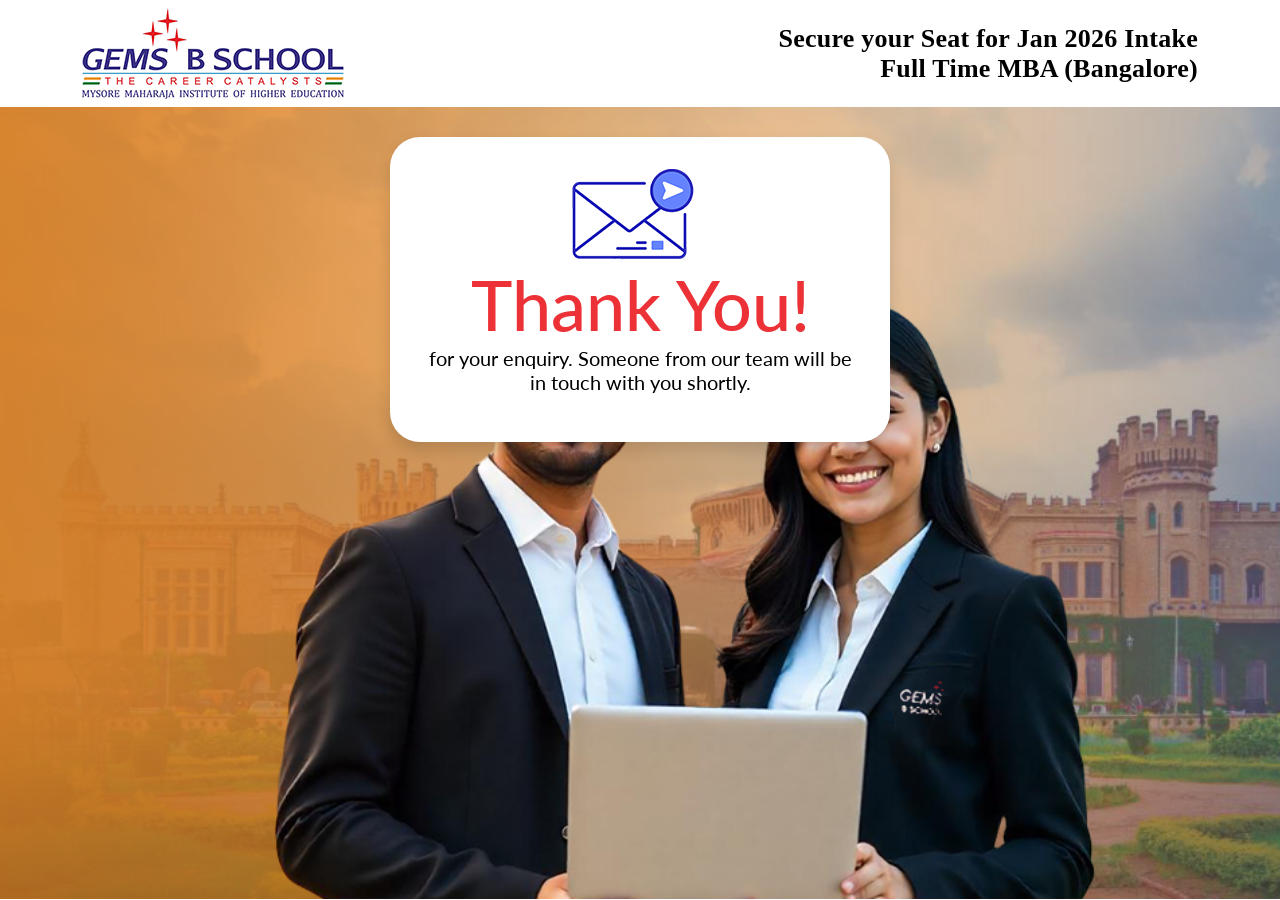
<file: gems-bschool-mba/thankyou.html>
﻿<!doctype html>
<html lang="en">
  <head>
    <!-- Google Tag Manager -->
    <script>
      (function (w, d, s, l, i) {
        w[l] = w[l] || [];
        w[l].push({ "gtm.start": new Date().getTime(), event: "gtm.js" });
        var f = d.getElementsByTagName(s)[0],
          j = d.createElement(s),
          dl = l != "dataLayer" ? "&l=" + l : "";
        j.async = true;
        j.src = "https://www.googletagmanager.com/gtm.js?id=" + i + dl;
        f.parentNode.insertBefore(j, f);
      })(window, document, "script", "dataLayer", "GTM-P59M7KVD");
    </script>
    <!-- End Google Tag Manager -->

    <!-- Google Tag Manager -->
    <script>
      (function (w, d, s, l, i) {
        w[l] = w[l] || [];
        w[l].push({ "gtm.start": new Date().getTime(), event: "gtm.js" });
        var f = d.getElementsByTagName(s)[0],
          j = d.createElement(s),
          dl = l != "dataLayer" ? "&l=" + l : "";
        j.async = true;
        j.src = "https://www.googletagmanager.com/gtm.js?id=" + i + dl;
        f.parentNode.insertBefore(j, f);
      })(window, document, "script", "dataLayer", "GTM-M267MMF5");
    </script>
    <!-- End Google Tag Manager -->
    <meta charset="utf-8" />
    <meta http-equiv="X-UA-Compatible" content="IE=edge" />
    <link rel="preconnect" href="https://fonts.googleapis.com" />
    <link rel="preconnect" href="https://fonts.gstatic.com" crossorigin />
    <link rel="preconnect" href="https://www.googletagmanager.com" />
    <meta name="viewport" content="width=device-width, initial-scale=1" />
    <title>Gems School</title>
    <link rel="icon" type="image/x-icon" href="images/favicon1.png" />
    <!-- custom CSS -->
    <link href="css/bootstrap.min.css" rel="stylesheet" />
    <link href="css/reset.css" rel="stylesheet" />
    <link href="css/style.css" rel="stylesheet" />
    <link href="css/responsive.css" rel="stylesheet" />




    <link
      href="https://fonts.googleapis.com/css2?family=Lato:wght@400;700;900&display=swap"
      rel="stylesheet"
    />
  </head>
  <body class="thankyou-sec">
    <!-- Google Tag Manager (noscript) -->
    <noscript
      ><iframe
        src="https://www.googletagmanager.com/ns.html?id=GTM-P59M7KVD"
        height="0"
        width="0"
        style="display: none; visibility: hidden"
      ></iframe
    ></noscript>
    <!-- End Google Tag Manager (noscript) -->

    <!-- Google Tag Manager (noscript) -->
    <noscript
      ><iframe
        src="https://www.googletagmanager.com/ns.html?id=GTM-M267MMF5"
        height="0"
        width="0"
        style="display: none; visibility: hidden"
      ></iframe
    ></noscript>
    <!-- End Google Tag Manager (noscript) -->

    <header id="header" class="header">
      <div class="header-absolute w-100">
        <div class="container">
          <div class="top-head py-2">
            <div class="row align-items-center">
              <div class="col-lg-4 col-md-4 col-6">
                <div class="logo">
                  <img loading="eager" fetchpriority="high" decoding="async" class="img-fluid" src="images/logo.png" alt="" />
                </div>
              </div>

              <div class="col-lg-8 col-md-8 col-6 logo__right">
                <p
                  class="logo_text wow fadeInUp text-end"
                  data-wow-delay="200ms"
                >
                  Secure your Seat for Jan 2026 Intake <br />
                  Full Time MBA (Bangalore)
                </p>
              </div>
            </div>
          </div>
        </div>
      </div>
    </header>
    <section class="hero-thankyou position-relative">
      <div class="bc-img01">
        <div class="container">
          <div class="text-center thankyou__dv shadow">
            <a href="#" class="navbar-brand"
              ><img loading="eager" fetchpriority="high" decoding="async" class="img-fluid" src="images/emailimg.png"
            /></a>

            <h3 class="transparent text-red">Thank You!</h3>
            <p class="fsize18 mb-3">
              for your enquiry. Someone from our team will be in touch with you
              shortly.
            </p>
          </div>
        </div>
      </div>
    </section>
    <!-- jQuery plugins -->
    <script src="js/bootstrap.bundle.min.js"></script>
    <script>
      window.dataLayer = window.dataLayer || [];

      // Get stored form data
      const storedData = localStorage.getItem("form_data");

      if (storedData) {
        const formData = JSON.parse(storedData);

        // Normalize data (important for enhanced conversions)
        const normalizedEmail = formData.email
          ? formData.email.trim().toLowerCase()
          : undefined;

        const normalizedPhone = formData.phone
          ? "+91" + formData.phone.replace(/\D/g, "").replace(/^91/, "")
          : undefined;

        // Push Enhanced Conversion event
        dataLayer.push({
          event: "enhanced_conversion",
          enhanced_conversion_data: {
            email: normalizedEmail,
            phone: normalizedPhone,
          },
        });

        // Push regular form submit event
        dataLayer.push({
          event: "form_submit",
          name: formData.name,
          email: formData.email,
          phone: normalizedPhone,
          course: formData.course,
          state: formData.state,
          city: formData.city,
        });

        // console.log("Form Submitted â†’", window.dataLayer);
        localStorage.removeItem("form_data");
      }
    </script>
  </body>
</html>
</file>
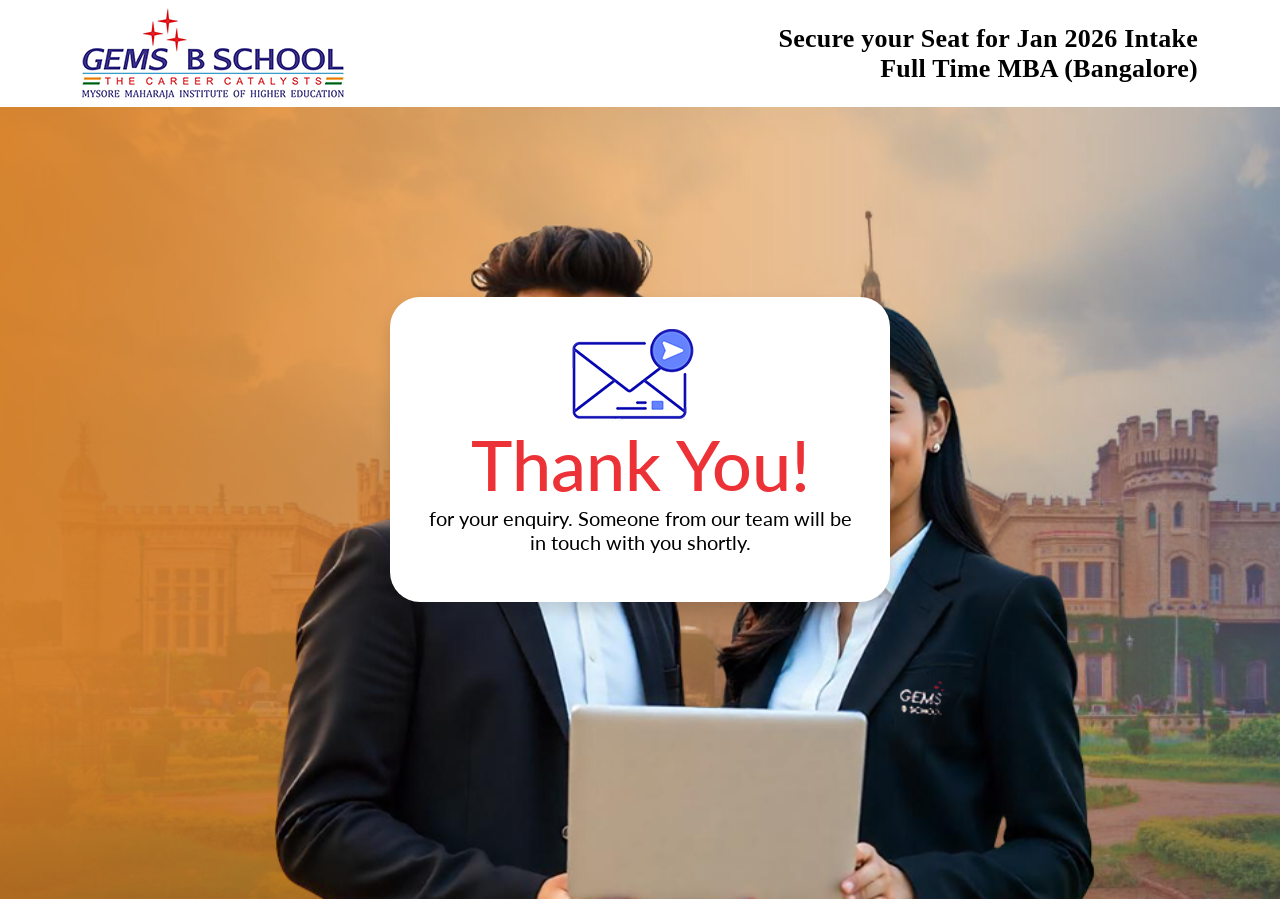
<file: gems-generic/thankyou.html>
<!DOCTYPE html>
<html lang="en">
<head>





  <!-- Google Tag Manager -->
<script>(function(w,d,s,l,i){w[l]=w[l]||[];w[l].push({'gtm.start':
new Date().getTime(),event:'gtm.js'});var f=d.getElementsByTagName(s)[0],
j=d.createElement(s),dl=l!='dataLayer'?'&l='+l:'';j.async=true;j.src=
'https://www.googletagmanager.com/gtm.js?id='+i+dl;f.parentNode.insertBefore(j,f);
})(window,document,'script','dataLayer','GTM-P59M7KVD');</script>
<!-- End Google Tag Manager -->


<!-- Google Tag Manager -->
    <script>(function(w,d,s,l,i){w[l]=w[l]||[];w[l].push({'gtm.start':
      new Date().getTime(),event:'gtm.js'});var f=d.getElementsByTagName(s)[0],
      j=d.createElement(s),dl=l!='dataLayer'?'&l='+l:'';j.async=true;j.src=
      'https://www.googletagmanager.com/gtm.js?id='+i+dl;f.parentNode.insertBefore(j,f);
      })(window,document,'script','dataLayer','GTM-M267MMF5');</script>
      <!-- End Google Tag Manager -->
<meta charset="utf-8">
<meta http-equiv="X-UA-Compatible" content="IE=edge">
<meta name="viewport" content="width=device-width, initial-scale=1">
<title>Gems School</title>
<link rel="icon" type="image/x-icon" href="images/favicon1.png" />
<!-- custom CSS -->
<link href="css/bootstrap.min.css" rel="stylesheet">
<link href="css/reset.css" rel="stylesheet">
<link href="css/style.css" rel="stylesheet">
<link href="css/responsive.css" rel="stylesheet">
<link rel="stylesheet" href="css/odo.css">
<link rel="stylesheet" href="css/carousel/owl.carousel.min.css">
<link rel="stylesheet" href="css/carousel/owl.theme.default.min.css">
<link href="css/jquery.fancybox.min.css" rel="stylesheet">
<link rel="stylesheet" href="css/pro.css">
<link href="css/animate.css" rel="stylesheet">
<link href="https://fonts.googleapis.com/css2?family=Lato:wght@400;700;900&display=swap" rel="stylesheet">
<script src="js/jquery.min.js"></script>
</head>
<body class="thankyou-sec">

<!-- Google Tag Manager (noscript) -->
<noscript><iframe src="https://www.googletagmanager.com/ns.html?id=GTM-P59M7KVD"
height="0" width="0" style="display:none;visibility:hidden"></iframe></noscript>
<!-- End Google Tag Manager (noscript) -->



  
   <!-- Google Tag Manager (noscript) -->
<noscript><iframe src="https://www.googletagmanager.com/ns.html?id=GTM-M267MMF5"
  height="0" width="0" style="display:none;visibility:hidden"></iframe></noscript>
  <!-- End Google Tag Manager (noscript) -->

<header id="header" class="header">  
<div class="header-absolute w-100">
<div class="container">
<div class="top-head py-2">
<div class="row align-items-center">
<div class="col-lg-4 col-md-4 col-5">
<div class="logo"> 
<img class="img-fluid" src="images/logo.png" alt="" />
</div>
</div>

<div class="col-lg-8 col-md-8 col-6 text-end logo__right"> 
  <p class="logo_text">
    Secure your Seat for Jan 2026 Intake <br />
    Full Time MBA (Bangalore)
  </p>
</div>
</div>
</div>
</div>
</div>
</header>
<section class="hero-thankyou position-relative">
<div class="bc-img01">
<div class="container">
  <div class="text-center thankyou__dv shadow">
  
<a href="#" class="navbar-brand"><img class="img-fluid" src="images/emailimg.png" /></a>
   
    <h3 class="transparent text-red">Thank You!</h3>
    <p class="fsize18 mb-3">for your enquiry. Someone from our team will be in touch with you shortly.</p>
  </div>
</div>
</div>
</section>
<!-- jQuery plugins --> 
<script src="js/bootstrap.bundle.min.js"></script> 


    <script>
      window.dataLayer = window.dataLayer || [];

      // Get stored form data
      const storedData = localStorage.getItem("form_data");

      if (storedData) {
        const formData = JSON.parse(storedData);

        // Normalize data (important for enhanced conversions)
        const normalizedEmail = formData.email
          ? formData.email.trim().toLowerCase()
          : undefined;

       
            const normalizedPhone = formData.phone
          ? "+91" + formData.phone.replace(/\D/g, "").replace(/^91/, "")
          : undefined;


        // Push Enhanced Conversion event
        dataLayer.push({
          event: "enhanced_conversion",
          enhanced_conversion_data: {
            email: normalizedEmail,
            phone: normalizedPhone,
          },
        });

        // Push regular form submit event
        dataLayer.push({
          event: "form_submit",
          name: formData.name,
          email: formData.email,
          phone: normalizedPhone,
          course: formData.course,
          state: formData.state,
          city: formData.city,
        });

        // console.log("Form Submitted →", window.dataLayer);
        localStorage.removeItem("form_data");
      }
    </script>
</body>
</html>
</file>
<file: gemsbschooldev/assets/css/styles.css>
@font-face{font-family:Poppins;src:url('../fonts/poppins-400.woff2') format('woff2');font-weight:400;font-style:normal;font-display:swap}
@font-face{font-family:Poppins;src:url('../fonts/poppins-600.woff2') format('woff2');font-weight:600;font-style:normal;font-display:swap}
@font-face{font-family:Poppins;src:url('../fonts/poppins-800.woff2') format('woff2');font-weight:800;font-style:normal;font-display:swap}

:root{
  --navy:#07162d;
  --navy-2:#0d2240;
  --ink:#111827;
  --muted:#596273;
  --gold:#ffb21c;
  --gold-dark:#e89200;
  --teal:#08756f;
  --cream:#f5f2eb;
  --white:#fff;
  --line:rgba(17,24,39,.13);
  --display:Georgia,'Times New Roman',serif;
  --sans:Poppins,Arial,sans-serif;
  --shadow:0 18px 55px rgba(7,22,45,.12);
  --container:1180px;
}

*,*::before,*::after{box-sizing:border-box}
html{scroll-behavior:smooth;scroll-padding-top:88px}
body{margin:0;background:var(--white);color:var(--ink);font:400 16px/1.65 var(--sans);-webkit-font-smoothing:antialiased}
body.nav-open{overflow:hidden}
img{display:block;max-width:100%}
a{color:inherit;text-decoration:none}
button,input,select,textarea{font:inherit}
button{color:inherit}
h1,h2,h3,p{margin-top:0}
h1,h2{letter-spacing:-.045em;line-height:1.02}
h2{margin-bottom:0;font-size:clamp(2.4rem,5vw,4.8rem)}
h2 em,h1 em{color:var(--gold);font-family:var(--display);font-weight:400}
.container{width:min(var(--container),calc(100% - 48px));margin-inline:auto}
.section{padding:clamp(80px,9vw,132px) 0}
.sr-only{position:absolute;width:1px;height:1px;padding:0;margin:-1px;overflow:hidden;clip:rect(0,0,0,0);white-space:nowrap;border:0}
.skip-link{position:fixed;top:10px;left:10px;z-index:9999;transform:translateY(-150%);background:var(--gold);color:var(--navy);padding:10px 16px;font-weight:800;border-radius:4px}
.skip-link:focus{transform:none}
:focus-visible{outline:3px solid var(--gold);outline-offset:3px}

.site-header{position:absolute;inset:0 0 auto;z-index:50;color:var(--white);border-bottom:1px solid rgba(255,255,255,.14);transition:background .25s,box-shadow .25s}
.site-header.is-stuck{position:fixed;background:rgba(7,22,45,.96);box-shadow:0 8px 30px rgba(0,0,0,.16);backdrop-filter:blur(10px)}
.nav-shell{width:min(1320px,calc(100% - 48px));height:84px;margin-inline:auto;display:flex;align-items:center;gap:36px}
.brand{display:inline-flex;flex-direction:column;align-items:flex-start;flex:0 0 auto;line-height:1}
.brand-name{color:var(--white);font-size:1.18rem;letter-spacing:.06em;font-weight:400}
.brand-name b{font-weight:800}
.brand img{width:200px;height:auto;margin-top:7px}
.primary-nav{display:flex;align-items:center;justify-content:center;gap:clamp(18px,2.3vw,34px);margin-left:auto}
.primary-nav a{position:relative;font-size:.83rem;font-weight:600;color:rgba(255,255,255,.86)}
.primary-nav a::after{position:absolute;content:"";left:0;right:100%;bottom:-8px;height:2px;background:var(--gold);transition:right .2s}
.primary-nav a:hover::after{right:0}
.nav-apply{margin-left:8px}
.nav-toggle{display:none;width:46px;height:46px;padding:10px;border:1px solid rgba(255,255,255,.3);border-radius:50%;background:transparent;cursor:pointer}
.nav-toggle span:not(.sr-only){display:block;width:22px;height:2px;margin:4px auto;background:var(--white);transition:transform .2s,opacity .2s}

.button{display:inline-flex;min-height:50px;align-items:center;justify-content:center;gap:10px;padding:13px 24px;border:1px solid transparent;border-radius:5px;font-size:.83rem;font-weight:800;letter-spacing:.02em;transition:transform .2s,background .2s,border-color .2s,color .2s}
.button:hover{transform:translateY(-2px)}
.button--gold{background:var(--gold);color:var(--navy)}
.button--gold:hover{background:#ffc24f}
.button--ghost{border-color:rgba(255,255,255,.45);color:var(--white);background:rgba(7,22,45,.18)}
.button--ghost:hover{background:var(--white);color:var(--navy)}
.button--navy{background:var(--navy);color:var(--white)}
.button--navy:hover{background:#102b51}

.hero{position:relative;min-height:min(940px,100svh);overflow:hidden;background:var(--navy);color:var(--white);display:flex;align-items:center}
.hero-media,.hero-shade{position:absolute;inset:0}
.hero-media img{width:100%;height:100%;object-fit:cover;object-position:center 38%}
.hero-shade{background:linear-gradient(90deg,rgba(4,13,28,.98) 0%,rgba(4,13,28,.87) 38%,rgba(4,13,28,.25) 68%,rgba(4,13,28,.05) 100%),linear-gradient(0deg,rgba(4,13,28,.82),transparent 36%)}
.hero-inner{position:relative;z-index:2;padding:140px 0 155px}
.hero-copy{max-width:690px}
.eyebrow{display:flex;align-items:center;gap:12px;margin-bottom:22px;color:var(--teal);font-size:.72rem;font-weight:800;letter-spacing:.16em;text-transform:uppercase}
.eyebrow--light{color:#a9d8d5}
.eyebrow--gold{color:var(--gold)}
.eyebrow span{display:inline-block;width:34px;height:2px;background:currentColor}
.hero h1{max-width:780px;margin-bottom:26px;font-size:clamp(3.6rem,6.4vw,6.3rem);font-weight:800}
.hero h1 em{display:inline-block}
.hero-lead{max-width:610px;margin-bottom:34px;color:rgba(255,255,255,.83);font-size:clamp(1rem,1.4vw,1.22rem);line-height:1.75}
.hero-actions{display:flex;flex-wrap:wrap;gap:12px}
.hero-note{margin:24px 0 0;color:rgba(255,255,255,.68);font-size:.75rem}
.hero-note span{color:var(--gold);font-weight:800}
.hero-stats{position:absolute;z-index:3;right:0;bottom:0;left:0;display:grid;grid-template-columns:repeat(4,1fr);background:rgba(4,13,28,.9);border-top:1px solid rgba(255,255,255,.12);backdrop-filter:blur(14px)}
.hero-stats div{display:flex;align-items:center;justify-content:center;gap:14px;min-height:108px;padding:20px;border-right:1px solid rgba(255,255,255,.12)}
.hero-stats strong{color:var(--gold);font-size:1.65rem;line-height:1}
.hero-stats span{max-width:90px;color:rgba(255,255,255,.65);font-size:.68rem;letter-spacing:.06em;text-transform:uppercase;line-height:1.4}

.work-study{padding:100px 0;background:var(--cream)}
.work-study-grid{display:grid;grid-template-columns:minmax(0,.9fr) minmax(0,1.1fr);gap:clamp(60px,8vw,120px);align-items:center}
.section-intro h2{margin-bottom:25px;font-size:clamp(2.6rem,5vw,4.5rem)}
.work-study h2 em,.placements h2 em,.recognition h2 em,.campuses h2 em{color:#975900}
.section-intro>p:not(.eyebrow){max-width:620px;margin-bottom:20px;color:var(--muted);line-height:1.85}
.section-intro .text-link{margin-top:5px}
.model-steps{position:relative;margin:0;padding:0;list-style:none}
.model-steps::before{position:absolute;content:"";top:30px;bottom:30px;left:29px;width:1px;background:rgba(22,143,137,.35)}
.model-steps li{position:relative;display:grid;grid-template-columns:60px 1fr;gap:24px;align-items:start;margin-bottom:42px}
.model-steps li:last-child{margin-bottom:0}
.model-steps>li>span{position:relative;z-index:1;display:grid;width:60px;height:60px;place-items:center;border:1px solid var(--teal);border-radius:50%;background:var(--cream);color:var(--teal);font-weight:800}
.model-steps strong{display:block;margin-bottom:5px;font-size:1.17rem}
.model-steps p{margin:0;color:var(--muted);font-size:.9rem}

.advantage{overflow:hidden;background:var(--navy);color:var(--white)}
.section-heading{margin-bottom:50px}
.section-heading--split{display:flex;align-items:end;justify-content:space-between;gap:60px}
.section-heading--split>p{max-width:470px;margin-bottom:4px;color:var(--muted);line-height:1.8}
.advantage .section-heading--split>p,.faculty .section-heading--split>p{color:rgba(255,255,255,.63)}
.advantage-grid{display:grid;grid-template-columns:repeat(5,1fr);border-top:1px solid rgba(255,255,255,.16);border-left:1px solid rgba(255,255,255,.16)}
.feature-card{position:relative;min-height:315px;padding:38px 30px;border-right:1px solid rgba(255,255,255,.16);border-bottom:1px solid rgba(255,255,255,.16);background:linear-gradient(180deg,rgba(255,255,255,.025),transparent);transition:background .25s,transform .25s}
.feature-card:hover{z-index:1;background:var(--teal);transform:translateY(-5px)}
.feature-card>span{display:block;margin-bottom:75px;color:var(--gold);font-family:var(--display);font-size:1.1rem;font-style:italic}
.feature-card h3{margin-bottom:14px;font-size:1.2rem}
.feature-card p{margin-bottom:0;color:rgba(255,255,255,.64);font-size:.84rem;line-height:1.75}
.feature-card:hover p{color:rgba(255,255,255,.85)}

.programmes{background:#0a0d12;color:var(--white)}
.filter-tabs{display:flex;flex-wrap:wrap;gap:8px;justify-content:flex-end}
.filter-tabs button{min-height:44px;padding:8px 17px;border:1px solid rgba(255,255,255,.22);border-radius:999px;background:transparent;color:rgba(255,255,255,.7);font-size:.76rem;font-weight:600;cursor:pointer}
.filter-tabs button:hover,.filter-tabs button.is-active{border-color:var(--gold);background:var(--gold);color:var(--navy)}
.programme-grid{display:grid;grid-template-columns:repeat(3,minmax(0,1fr));gap:20px}
.programme-card{display:flex;min-width:0;flex-direction:column;overflow:hidden;border:1px solid rgba(255,255,255,.13);border-radius:10px;background:#12161c;box-shadow:0 18px 50px rgba(0,0,0,.18);transition:transform .25s,border-color .25s}
.programme-card:hover{transform:translateY(-5px);border-color:rgba(255,178,28,.55)}
.programme-card[hidden]{display:none}
.programme-card>img{width:100%;height:210px;object-fit:cover;background:#1a2230}
.programme-card--featured{border-color:rgba(255,178,28,.55)}
.programme-body{display:flex;flex:1;flex-direction:column;padding:25px}
.card-kicker{display:flex;align-items:center;justify-content:space-between;gap:12px;margin-bottom:14px;color:var(--gold);font-size:.63rem;font-weight:800;letter-spacing:.14em;text-transform:uppercase}
.card-kicker b{padding:5px 8px;border-radius:3px;background:rgba(255,178,28,.14);font-size:.56rem}
.programme-body h3{margin-bottom:11px;font-size:1.15rem;line-height:1.4}
.programme-body>p{min-height:64px;margin-bottom:16px;color:rgba(255,255,255,.57);font-size:.76rem;line-height:1.65}
.programme-body ul{display:grid;grid-template-columns:repeat(2,minmax(0,1fr));gap:8px 14px;margin:0 0 24px;padding:14px 0;border-top:1px solid rgba(255,255,255,.1);border-bottom:1px solid rgba(255,255,255,.1);list-style:none;color:rgba(255,255,255,.7);font-size:.68rem}
.programme-body li::before{content:"✓";margin-right:5px;color:var(--teal);font-weight:800}
.programme-body a{display:inline-flex;align-items:center;justify-content:space-between;margin-top:auto;color:var(--white);font-size:.76rem;font-weight:800}
.programme-body a span{color:var(--gold);font-size:1.2rem}
.center-action{margin-top:45px;text-align:center}
.text-link{display:inline-flex;align-items:center;gap:12px;padding-bottom:7px;border-bottom:1px solid currentColor;color:var(--navy);font-size:.8rem;font-weight:800}
.programmes .text-link{color:var(--gold)}
.text-link--light{color:var(--white)}

.global-pathways{position:relative;overflow:hidden;background:var(--gold)}
.global-pathways::after{position:absolute;content:"";right:-150px;bottom:-250px;width:580px;height:580px;border:1px solid rgba(7,22,45,.16);border-radius:50%;box-shadow:0 0 0 75px rgba(7,22,45,.035),0 0 0 150px rgba(7,22,45,.025)}
.global-grid{position:relative;z-index:1;display:grid;grid-template-columns:1fr 1fr;gap:clamp(60px,10vw,150px);align-items:center}
.global-copy h2{margin-bottom:25px}
.global-copy h2 em{color:var(--navy)}
.global-copy>p:not(.eyebrow){max-width:510px;margin-bottom:32px;color:rgba(7,22,45,.72)}
.global-copy .eyebrow{color:var(--navy)}
.country-list{border-top:1px solid rgba(7,22,45,.24)}
.country-list article{display:grid;grid-template-columns:64px 1fr;gap:22px;align-items:center;padding:25px 0;border-bottom:1px solid rgba(7,22,45,.24)}
.country-list article>span{display:grid;width:58px;height:58px;place-items:center;border:1px solid rgba(7,22,45,.4);border-radius:50%;font-size:.68rem;font-weight:800}
.country-list h3{margin-bottom:3px;font-size:1rem}
.country-list p{margin:0;color:rgba(7,22,45,.78);font-size:.78rem}
.global-notes{grid-column:1/-1;display:grid;grid-template-columns:repeat(3,1fr);gap:1px;margin:0;padding:1px;background:rgba(7,22,45,.22);list-style:none}
.global-notes li{padding:24px;background:var(--gold);color:rgba(7,22,45,.78);font-size:.76rem;line-height:1.75}

.placements{background:var(--cream)}
.logo-grid{display:grid;grid-template-columns:repeat(6,1fr);border-top:1px solid var(--line);border-left:1px solid var(--line);background:var(--white)}
.logo-grid div{display:grid;min-height:120px;place-items:center;padding:22px;border-right:1px solid var(--line);border-bottom:1px solid var(--line)}
.logo-grid img{width:130px;height:55px;object-fit:contain;filter:grayscale(1);opacity:.78;transition:filter .2s,opacity .2s,transform .2s}
.logo-grid div:hover img{filter:none;opacity:1;transform:scale(1.05)}
.outcomes{display:grid;grid-template-columns:repeat(3,1fr) auto;align-items:center;margin-top:32px;padding:35px 38px;background:var(--navy);color:var(--white)}
.outcomes div{padding-right:28px;border-right:1px solid rgba(255,255,255,.14)}
.outcomes strong{display:block;color:var(--gold);font-family:var(--display);font-size:2rem;font-style:italic}
.outcomes span{color:rgba(255,255,255,.6);font-size:.67rem;text-transform:uppercase;letter-spacing:.08em}
.outcomes a{display:flex;align-items:center;gap:12px;padding-left:32px;color:var(--white);font-size:.76rem;font-weight:800}
.outcomes a span{color:var(--gold);font-size:1.1rem}

.stories{overflow:hidden;background:var(--navy);color:var(--white)}
.slider-controls{display:flex;gap:8px}
.slider-controls button{display:grid;width:48px;height:48px;place-items:center;border:1px solid rgba(255,255,255,.3);border-radius:50%;background:transparent;color:var(--white);font-size:1.25rem;cursor:pointer}
.slider-controls button:hover{border-color:var(--gold);background:var(--gold);color:var(--navy)}
.story{display:grid;grid-template-columns:minmax(260px,390px) minmax(0,1fr);min-height:540px;background:var(--navy-2)}
.story[hidden]{display:none}
.story>img{width:100%;height:100%;object-fit:cover;object-position:top}
.story>div{position:relative;display:flex;flex-direction:column;justify-content:center;padding:clamp(40px,6vw,78px)}
.quote-mark{position:absolute;top:20px;right:45px;color:rgba(255,178,28,.18);font:400 11rem/1 var(--display)}
.story blockquote{position:relative;margin:0 0 38px;font:400 clamp(1.2rem,1.9vw,1.7rem)/1.55 var(--display);font-style:italic}
.story p{display:flex;flex-direction:column;margin:0;padding-top:24px;border-top:1px solid rgba(255,255,255,.16)}
.story p strong{margin-bottom:3px;color:var(--gold);font-size:.9rem}
.story p span{color:rgba(255,255,255,.72);font-size:.73rem}
.story p small{margin-top:7px;color:#a9d8d5;font-size:.7rem}

.recognition{background:var(--white)}
.editorial-grid{display:grid;grid-template-columns:repeat(3,1fr);gap:24px}
.editorial-grid article{overflow:hidden;border:1px solid var(--line);background:var(--cream);transition:transform .25s,box-shadow .25s}
.editorial-grid article:hover{transform:translateY(-6px);box-shadow:var(--shadow)}
.editorial-grid img{width:100%;height:310px;object-fit:cover}
.editorial-grid article>div{padding:25px}
.editorial-grid span{display:block;margin-bottom:9px;color:var(--teal);font-size:.64rem;font-weight:800;letter-spacing:.11em;text-transform:uppercase}
.editorial-grid h3{min-height:52px;margin-bottom:20px;font-size:1.15rem;line-height:1.45}
.editorial-grid a{font-size:.72rem;font-weight:800}
.editorial-grid a span{display:inline;margin:0 0 0 7px;color:var(--gold);font-size:1rem}

.faculty{background:#0a0d12;color:var(--white)}
.faculty-grid{display:grid;grid-template-columns:repeat(3,1fr);gap:16px}
.faculty-grid article{overflow:hidden;border:1px solid rgba(255,255,255,.13);background:#13171d}
.faculty-grid img{width:100%;height:310px;object-fit:cover;object-position:top;background:var(--navy-2);filter:saturate(.85)}
.faculty-grid h3{margin:0;padding:20px;font-size:.9rem}

.campuses{background:var(--cream)}
.campus-grid{display:grid;grid-template-columns:1.12fr .88fr;gap:22px}
.campus-card{position:relative;display:block;overflow:hidden;background:var(--navy);color:var(--white)}
.campus-card img{width:100%;height:205px;object-fit:cover;transition:transform .5s}
.campus-card:hover img{transform:scale(1.04)}
.campus-card>div{position:relative;padding:20px;background:var(--navy)}
.campus-card small{color:#a9d8d5;font-size:.62rem;font-weight:800;letter-spacing:.1em;text-transform:uppercase}
.campus-card h3{margin:4px 0 5px;font-size:1.25rem}
.campus-card p{margin:0 0 22px;color:rgba(255,255,255,.6);font-size:.75rem}
.campus-card b{color:var(--gold);font-size:.68rem}
.campus-card--main img{height:430px}
.campus-card--main>div{padding:28px 32px}
.campus-card--main h3{font-size:1.8rem}
.campus-tag{position:absolute;z-index:2;top:22px;left:22px;padding:7px 11px;border-radius:3px;background:var(--gold);color:var(--navy);font-size:.58rem;font-weight:800;text-transform:uppercase;letter-spacing:.08em}
.satellite-grid{display:grid;grid-template-columns:1fr 1fr;gap:22px}
.satellite-grid .campus-card:last-child{grid-column:1/-1}
.satellite-grid .campus-card:last-child{display:grid;grid-template-columns:1fr 1fr}
.satellite-grid .campus-card:last-child img{height:100%}

.placement-report{background:var(--white)}
.report-heading{max-width:760px;margin:0 auto 50px;text-align:center}
.report-heading .eyebrow{justify-content:center}
.report-heading .eyebrow,.report-heading h2 em{color:#975900}
.report-heading h2{margin-bottom:22px}
.report-heading>p:last-child{margin-bottom:0;color:var(--muted)}
.report-grid{display:grid;grid-template-columns:repeat(3,1fr);gap:18px}
.report-card{position:relative;overflow:hidden;min-height:300px;padding:34px;border:1px solid var(--line);background:var(--cream)}
.report-card::before{position:absolute;content:"";right:-85px;bottom:-110px;width:220px;height:220px;border:1px solid rgba(8,117,111,.16);border-radius:50%;box-shadow:0 0 0 38px rgba(8,117,111,.035)}
.report-card h3{min-height:46px;margin-bottom:42px;font-size:1rem}
.report-card strong{position:relative;z-index:1;display:block;margin-bottom:8px;color:var(--navy);font:400 clamp(2.3rem,4vw,3.8rem)/1 var(--display);font-style:italic}
.report-card p{position:relative;z-index:1;max-width:260px;margin:0;color:var(--muted);font-size:.72rem;text-transform:uppercase;letter-spacing:.05em}
.report-meter{position:absolute;right:34px;bottom:28px;left:34px;height:4px;overflow:hidden;background:rgba(7,22,45,.12)}
.report-meter i{display:block;height:100%;background:var(--teal)}
.report-meter--offers i{width:71%}.report-meter--ctc i{width:85%}.report-meter--specialization i{width:92%}
.report-orbit{position:relative;z-index:1;display:grid;width:72px;height:72px;margin:-8px 0 12px;place-items:center;border:4px solid rgba(8,117,111,.18);border-top-color:var(--teal);border-radius:50%}
.report-orbit i{width:20px;height:20px;border-radius:50%;background:var(--gold)}

.apply-cta{position:relative;overflow:hidden;padding:clamp(90px,10vw,145px) 0;background:var(--navy);color:var(--white);text-align:center}
.apply-cta::before,.apply-cta::after{position:absolute;content:"";width:420px;height:420px;border:1px solid rgba(255,178,28,.16);border-radius:50%}
.apply-cta::before{left:-260px;top:-120px;box-shadow:0 0 0 55px rgba(255,178,28,.025),0 0 0 110px rgba(255,178,28,.018)}
.apply-cta::after{right:-280px;bottom:-230px;box-shadow:0 0 0 55px rgba(255,178,28,.025),0 0 0 110px rgba(255,178,28,.018)}
.apply-inner{position:relative;z-index:1}
.apply-inner .eyebrow{justify-content:center}
.apply-inner h2{margin-bottom:22px}
.apply-inner>p:not(.eyebrow){margin-bottom:33px;color:rgba(255,255,255,.65)}
.apply-inner>div{display:flex;justify-content:center;gap:12px}

.site-footer{padding:70px 0 25px;background:#040d1c;color:rgba(255,255,255,.65)}
.footer-grid{display:grid;grid-template-columns:1.6fr repeat(3,1fr);gap:60px;padding-bottom:55px}
.footer-grid>div{display:flex;flex-direction:column;align-items:flex-start;gap:10px}
.footer-grid h2{margin:0 0 8px;color:var(--white);font:800 .72rem/1.2 var(--sans);letter-spacing:.12em;text-transform:uppercase}
.footer-grid a{font-size:.75rem}
.footer-grid a:hover{color:var(--gold)}
.footer-brand p{max-width:310px;margin:15px 0 6px;font-size:.75rem}
.footer-brand .brand{margin-bottom:7px}
.footer-bottom{display:flex;align-items:center;justify-content:space-between;padding-top:24px;border-top:1px solid rgba(255,255,255,.12);font-size:.67rem}
.whatsapp{position:fixed;z-index:45;right:22px;bottom:22px;display:grid;width:54px;height:54px;place-items:center;border-radius:50%;background:#25d366;color:var(--white);box-shadow:0 8px 25px rgba(0,0,0,.25);transition:transform .2s}
.whatsapp:hover{transform:translateY(-3px) scale(1.04)}
.whatsapp svg{width:29px;height:29px;fill:currentColor}

@media (max-width:1050px){
  .primary-nav{gap:17px}.primary-nav a{font-size:.74rem}.nav-shell{gap:20px}.nav-apply{padding-inline:17px}
  .advantage-grid{grid-template-columns:repeat(2,1fr)}.feature-card:last-child{grid-column:1/-1}
  .programme-grid{grid-template-columns:repeat(2,1fr)}
  .logo-grid{grid-template-columns:repeat(4,1fr)}
  .faculty-grid{grid-template-columns:repeat(2,1fr)}
  .campus-grid{grid-template-columns:1fr}.satellite-grid{grid-template-columns:repeat(3,1fr)}.satellite-grid .campus-card:last-child{display:block;grid-column:auto}.satellite-grid .campus-card:last-child img{height:205px}
  .footer-grid{grid-template-columns:1.4fr repeat(3,1fr);gap:30px}
}

@media (max-width:820px){
  .container,.nav-shell{width:min(100% - 34px,var(--container))}
  .site-header{position:absolute}.site-header.is-stuck{position:fixed}
  .nav-shell{height:76px}.brand-name{font-size:1rem}.brand img{width:165px}
  .nav-toggle{display:block;margin-left:auto}.nav-apply{display:none}
  .primary-nav{position:fixed;z-index:-1;inset:76px 0 auto;display:grid;gap:0;margin:0;padding:12px 18px 22px;background:var(--navy);border-top:1px solid rgba(255,255,255,.13);box-shadow:0 20px 35px rgba(0,0,0,.28);visibility:hidden;opacity:0;transform:translateY(-12px);transition:opacity .2s,transform .2s,visibility .2s}
  .primary-nav.is-open{visibility:visible;opacity:1;transform:none}
  .primary-nav a{padding:14px 8px;border-bottom:1px solid rgba(255,255,255,.1);font-size:.86rem}.primary-nav a::after{display:none}
  .nav-toggle[aria-expanded="true"] span:nth-of-type(2){transform:translateY(6px) rotate(45deg)}.nav-toggle[aria-expanded="true"] span:nth-of-type(3){opacity:0}.nav-toggle[aria-expanded="true"] span:nth-of-type(4){transform:translateY(-6px) rotate(-45deg)}
  .hero{min-height:920px;align-items:start}.hero-shade{background:linear-gradient(90deg,rgba(4,13,28,.94),rgba(4,13,28,.52)),linear-gradient(0deg,rgba(4,13,28,.96),transparent 65%)}.hero-media img{object-position:64% center}.hero-inner{padding:160px 0 285px}.hero-copy{max-width:590px}.hero h1{font-size:clamp(3.7rem,13vw,6rem)}
  .hero-stats{grid-template-columns:repeat(2,1fr)}.hero-stats div{min-height:95px}.hero-stats div:nth-child(2){border-right:0}.hero-stats div:nth-child(-n+2){border-bottom:1px solid rgba(255,255,255,.12)}
  .work-study-grid,.global-grid{grid-template-columns:1fr;gap:60px}
  .global-notes{grid-template-columns:1fr}
  .section-heading--split{align-items:start;flex-direction:column;gap:25px}
  .programme-grid{grid-template-columns:repeat(2,minmax(0,1fr))}
  .outcomes{grid-template-columns:repeat(3,1fr)}.outcomes a{grid-column:1/-1;justify-content:center;margin-top:28px;padding:22px 0 0;border-top:1px solid rgba(255,255,255,.14)}
  .story{grid-template-columns:260px 1fr}.story>div{padding:45px}.quote-mark{font-size:8rem}.story blockquote{font-size:1.25rem}
  .editorial-grid{grid-template-columns:repeat(2,1fr)}.editorial-grid article:last-child{grid-column:1/-1}.editorial-grid article:last-child{display:grid;grid-template-columns:1fr 1fr}.editorial-grid article:last-child img{height:100%;max-height:320px}
  .footer-grid{grid-template-columns:1.6fr 1fr 1fr}.footer-grid>div:last-child{grid-column:2}
  .report-grid{grid-template-columns:1fr 1fr}.report-card:last-child{grid-column:1/-1}
}

@media (max-width:600px){
  html{scroll-padding-top:76px}.container{width:min(100% - 30px,var(--container))}.section{padding:76px 0}
  .button{width:100%}
  .hero{min-height:850px}.hero-inner{padding:128px 0 265px}.hero-media img{object-position:64% 50%}.hero-shade{background:linear-gradient(90deg,rgba(4,13,28,.93),rgba(4,13,28,.42)),linear-gradient(0deg,rgba(4,13,28,.98) 0%,rgba(4,13,28,.15) 68%)}
  .hero h1{margin-bottom:20px;font-size:3.6rem}.hero-lead{font-size:.9rem;line-height:1.7}.hero-actions{display:grid}.hero-note{line-height:1.7}
  .hero-stats div{min-height:91px;flex-direction:column;gap:7px;text-align:center}.hero-stats strong{font-size:1.35rem}.hero-stats span{font-size:.58rem}
  .work-study{padding:76px 0}.section-intro h2{font-size:2.65rem}.model-steps li{gap:17px}.model-steps strong{font-size:1rem}.model-steps p{font-size:.78rem}
  .advantage-grid{grid-template-columns:1fr}.feature-card{min-height:0;padding:27px}.feature-card:last-child{grid-column:auto}.feature-card>span{margin-bottom:38px}
  .filter-tabs{justify-content:flex-start;flex-wrap:nowrap;max-width:100%;overflow:auto;padding-bottom:4px}.filter-tabs button{flex:0 0 auto}
  .programme-grid{display:flex;gap:14px;overflow:auto;scroll-snap-type:x mandatory;margin-right:-15px;padding:0 15px 12px 0}.programme-card{flex:0 0 88%;scroll-snap-align:start}.programme-card[hidden]{display:none}.programme-card>img{height:195px}
  .global-pathways::after{opacity:.5}.global-copy h2{font-size:2.8rem}.country-list article{grid-template-columns:54px 1fr}.country-list article>span{width:50px;height:50px}
  .logo-grid{grid-template-columns:repeat(3,1fr)}.logo-grid div{min-height:90px;padding:13px}.logo-grid img{height:42px}
  .outcomes{grid-template-columns:1fr;padding:30px}.outcomes div{padding:18px 0;border-right:0;border-bottom:1px solid rgba(255,255,255,.14)}.outcomes a{grid-column:auto;margin-top:8px}
  .story{grid-template-columns:1fr}.story>img{height:360px}.story>div{padding:36px 28px}.quote-mark{top:10px;right:22px}.story blockquote{font-size:1.15rem}.slider-controls button{width:45px;height:45px}
  .editorial-grid{display:flex;gap:14px;overflow:auto;scroll-snap-type:x mandatory;margin-right:-15px;padding-right:15px}.editorial-grid article,.editorial-grid article:last-child{display:block;flex:0 0 86%;grid-column:auto;scroll-snap-align:start}.editorial-grid img,.editorial-grid article:last-child img{height:290px}
  .faculty-grid{display:flex;gap:14px;overflow:auto;scroll-snap-type:x mandatory;margin-right:-15px;padding-right:15px}.faculty-grid article{flex:0 0 76%;scroll-snap-align:start}
  .campus-card--main img{height:300px}.campus-card--main>div{padding:23px}.satellite-grid{grid-template-columns:1fr}.satellite-grid .campus-card:last-child img{height:205px}
  .report-grid{grid-template-columns:1fr}.report-card:last-child{grid-column:auto}.report-card{min-height:270px;padding:28px}.report-meter{right:28px;left:28px}
  .apply-inner h2{font-size:2.7rem}.apply-inner>div{display:grid}.apply-cta .button--ghost{background:transparent}
  .footer-grid{grid-template-columns:1fr 1fr;gap:42px 24px}.footer-brand{grid-column:1/-1}.footer-grid>div:last-child{grid-column:auto}.footer-bottom{align-items:flex-start;flex-direction:column;gap:8px}
  .whatsapp{right:15px;bottom:15px;width:50px;height:50px}
}

@media (prefers-reduced-motion:reduce){html{scroll-behavior:auto}*,*::before,*::after{animation-duration:.01ms!important;animation-iteration-count:1!important;transition-duration:.01ms!important}}
</file>
<file: gems-bschool-mba/css/style.css>
@-webkit-keyframes cp-bg-move-x {
  0%,
  100% {
    transform: translateX(-30px);
  }
  50% {
    transform: translateX(-10px);
  }
}
@keyframes cp-bg-move-x {
  0%,
  100% {
    transform: translateX(-30px);
  }
  50% {
    transform: translateX(-10px);
  }
}
.cp-bg-move-x {
  -webkit-animation-name: cp-bg-move-x;
  animation-name: cp-bg-move-x;
  -webkit-animation-duration: 2s;
  animation-duration: 2s;
  -webkit-animation-iteration-count: infinite;
  animation-iteration-count: infinite;
  -webkit-animation-timing-function: linear;
  animation-timing-function: linear;
}

.jumping_ani {
  transition: 0.3s;
  animation: 1.2s ease-in-out infinite alternate levitate;
}
@keyframes levitate {
  0% {
    transform: translate(0, 0);
  }
  100% {
    transform: translate(0, 20px);
  }
}


.whats_app {
  position: fixed;
  right: 10px;
  bottom: 100px;
  z-index: 999;
  overflow: hidden;
  display: none;
  width: 50px;
  height: 50px;
  font-size: 22px;
  line-height: 49px;
  border: 1px solid rgba(255, 255, 255, 0.6);
  background-color: #31b946;
  border-radius: 100%;
  text-align: center;
  -webkit-transition: all .25s ease;
  transition: all .25s ease;
  text-align: center;
  color: #ffffff;
}
/* animation */
.animation_div {
  position: relative;
  width: 800px;
  height: 680px;
}
.graduate {
  position: absolute;
  top: 50%;
  left: 50%;
  transform: translate(-50%, -50%);
  z-index: 10;
  width: 50%;
  height: auto;
}

.graduate img {
  width: 100%;
}
.circle {
  position: absolute;
  width: 200px;
  height: 200px;
  background-color: #e88b2b;
  color: white;
  border-radius: 50%;
  display: flex;
  justify-content: center;
  align-items: center;
  font-size: 16px;
  font-weight: bold;
  animation: fadeInScale 1s ease-out forwards;
  animation-fill-mode: forwards;
  flex-direction: column;
}

.icon {
  font-size: 24px;
  margin-bottom: 5px;
}
.number {
  font-family: "Barlow";
  font-style: normal;
  font-weight: 700;
  font-size: 40px;
  line-height: 50px;
  text-align: center;
  color: #ffffff;
}
.text {
  font-family: "Barlow";
  font-style: normal;
  font-weight: 500;
  font-size: 20px;
  line-height: 22px;
  text-align: center;
  color: #ffffff;
}

/* @keyframes fadeInScale {
  0% {
    opacity: 0;
    transform: scale(0.5);
  }
  100% {
    opacity: 1;
    transform: scale(1);
  }
} */
.circle:nth-child(2) {
  top: 4%;
  left: 65%;
  transform: translateX(-50%);
  animation-delay: 0.3s;
}

.circle:nth-child(3) {
  top: 13%;
  left: 6%;
  animation-delay: 0.6s;
}

.circle:nth-child(4) {
  top: 23%;
  right: -16%;
  animation-delay: 0.9s;
}
.circle:nth-child(5) {
  bottom: 20%;
  left: -4%;
  animation-delay: 1.2s;
}
.circle:nth-child(6) {
  bottom: 16%;
  right: -1%;
  animation-delay: 1.5s;
}

/* animation--end */

.lifeAt_row img,
.lifeAt_collum img {
  -o-object-fit: cover;
  object-fit: cover;
  border-radius: 4px;
  width: 390px;
  overflow: hidden;
}

.lifeAt_row {
  display: flex;
  gap: 16px;
  height: 536px;
  cursor: pointer;
  overflow-y: hidden;
}

.lifeAt_collum {
  display: flex;
  flex-direction: column;
  row-gap: 16px;
}

.rfm-marquee-container {
  overflow-x: hidden;
  display: flex;
  flex-direction: row;
  position: relative;
}

.rfm-marquee {
  flex: 0 0 auto;
  min-width: 100%;
  z-index: 1;
  display: flex;
  flex-direction: row;
  align-items: center;
  animation: scrolling 56s linear infinite;
}

@keyframes scrolling {
  0% {
    transform: translateX(0);
  }
  100% {
    transform: translatex(-144vw);
  }
}

.widget-title h3 {
  display: inline-block;
  position: relative;
}
.zIndex2 {
  z-index: 2;
}
.font-weight-500 {
  font-weight: 500;
}
.font-weight-700 {
  font-weight: 700;
}
.font-weight-900 {
  font-weight: 900;
}
.font-weight-400 {
  font-weight: 400;
}
.show {
  display: block !important;
}
ol.m {
  list-style-type: lower-latin;
}
.overflow-h {
  overflow: hidden;
}
.flex-c {
  display: flex;
  flex-direction: column;
  justify-content: center;
}
/*== HEADER CSS START ==*/
.header.sticky {
  background-color: var(--white-col);
}
#header.sticky .header-absolute .logo img {
  width: 240px;
}
#header.sticky .header-absolute .logo__right .logo_text {
  font-size: 20px;
  line-height: 26px;
}

.logo__right .logo_text {
  font-family: "Barlow";
  font-style: normal;
  font-weight: 600;
  font-size: 26px;
  line-height: 30px;
  letter-spacing: 0.01em;
  color: #000000;
  display: flex;
  justify-content: end;
  align-items: center;
}
.col-lg-8.col-md-8.col-6.text-end.logo__right i {
  color: #e85d00;
}

.content_bnr-flex h1 {
    font-family: 'Poppins';
    font-style: normal;
    font-weight: 400;
    font-size: 30.2218px;
    line-height: 45px;
    color: #FFFFFF;
}
.testimonial__item.mt-4 {
  padding: 38px;
  border: 3px solid #13507f;
  height: 470px;
}


#client-slider.owl-carousel .owl-item img {
  width: 100%;
  padding: 0 0 0px;
  min-width: 100%;
  border: 3px solid #ffffff;
}
.dsu-addmission .gradient-text {
    font-family: 'Poppins';
    font-style: normal;
    font-weight: 900;
    font-size: 58.258px;
    line-height: 62px;
    color: #FFFFFF;
    margin-top: 10px;
    margin-bottom: 30px;
    position: relative;
}
.dsu-addmission .pay_text {
    font-family: 'Poppins';
    font-style: normal;
    font-weight: 600;
    font-size: 14px;
    line-height: 23px;
    color: #FFFFFF;
    margin-top: 25px;
}
 .key_text {
    margin-top: 20px;
}
 .key_text li {
    color: #ffffff;
    font-size: 16px;
    font-weight: 500;
    padding-bottom: 4px;
    line-height: 22px;
    list-style-type: none;
    display: flex;
    justify-content: start;
    align-items: center;
    gap: 10px;
}
.top-sec {
    background-color: #1c286a;
    width: 100%;
    display: table;
    padding: 10px;
    text-align: center;
}
.head6 {
    -webkit-animation: head6_animate 2s infinite;
    -moz-animation: head6_animate 2s infinite;
    animation: head6_animate 2s infinite;
    font-size: 20px;
    line-height: 22px;
    font-weight: 700;
}

@keyframes head6_animate {
  20% {
    color: #ffffff;
}
40% {
    color: #efc603;
}
60% {
    color: #ffffff;
}
80% {
    color: #efc603;
}
100% {
    color: #ffffff;
}
}
.key_text li img {
    width: 18px;
    height: 18px;
}
.dsu-addmission .content_bnr-flex .banner .gradient-text::after {
    width: 150px;
    height: 2px;
    background-color: #ffffff;
    position: absolute;
    content: "";
    bottom: -25px;
    left: 0;
    margin-bottom: 10px;
}
/*== BANNER CSS START ==*/
.dsu-form {
  position: relative;
  width: 90%;
  max-width: 390px;
  float: right;
  padding: 1.1rem 0.1rem;
  margin: 0px;
  box-shadow: 0px 2px 12px rgba(0, 0, 0, 0.2);
  margin-top: -2rem;
  background-color: #fff;
  border-radius: 0px;
}
.frmBg {
  position: relative;
  text-align: center;
}
.frmBg h4 {
    font-size: 16px;
    font-weight: 700;
    color: #f08f2b;
}
.applyBox {
  margin: 2.5rem 0 0;
  width: 22rem;
  float: right;
  text-align: center;
}
.contact_fild {
  padding: 0rem 0.8rem;
}
.contact-fild-box .form-control,
.contact-fild-box .form-select {
  display: block;
  width: 100%;
  height: auto;
  padding: 8px 12px;
  font-size: 14px;
  margin-bottom: 0.5rem;
  color: #0f0f0f;
  background-color: transparent;
  border: 1px solid #d4d7e3;
  border-radius: 4px;
  -webkit-transition: border-color ease-in-out 0.15s,
    -webkit-box-shadow ease-in-out 0.15s;
  -o-transition: border-color ease-in-out 0.15s, box-shadow ease-in-out 0.15s;
  transition: border-color ease-in-out 0.15s, box-shadow ease-in-out 0.15s;
}
.form-group {
  margin-bottom: 0px;
}
.btn_submit {
  background-color: #f08f2b;
  color: #ffffff;
  font-size: 17px;
  border-radius: 0.5rem;
  padding: 7px 4rem;
  width: 100%;
}
.btn_submit:hover {
  background-color: var(--bg-yellow);
  color: var(--text-dark);
}
.contact-fild-box {
  margin-bottom: 0px;
  position: relative;
}
.contact-fild-box.text-center {
  margin-bottom: 0px;
}
.dsu-addmission {
  margin-top:8%;
  display: block;
  padding: 0px;
}
.formIDfid {
  padding: 0 0px;
}
.contact-fild-box .form-control option {
  color: #000;
}

.dsu-addmission .content_bnr-flex .mbaText h3 {
  font-size: 4.5rem;
}
.dsu-addmission .content_bnr-flex .mbaText p {
    font-family: "Barlow";
    font-style: normal;
    font-weight: 800;
    font-size: 30px;
    line-height: 40px;
    letter-spacing: 0.01em;
    color: #ffffff;
    margin-bottom: 10px;
    position: relative;
}

.International-section .book_btn1 a {
  font-weight: 600;
  font-size: 16px;
  line-height: 20px;
  color: #f08f2b;
  background-color: #ffffff;
  padding: 10px 40px;
  border: none;
  border-radius: 5px;
}

.International-section .book_btn1 {
  display: inline-block;
  margin: auto;
  margin-top: 50px;
  border: none;
  background-color: transparent !important;
}

/* .dsu-addmission .content_bnr-flex .mbaText p::after {
  width: 100px;
  height: 2px;
  background-color: #ffffff;
  position: absolute;
  content: "";
  bottom: -27px;
  left: 0;
} */


.dsu-addmission .pay_text .orange {
  color: #f08f2b;
}

.ctc__content {
  border-left: 1px solid var(--bg-yellow);
  padding-left: 1rem;
  margin-left: 1rem;
}

.ctc__content b {
  font-size: 18px;
}
/*== BANNER CSS end ==*/

.topslider_div {
  cursor: pointer;
  margin: 10px 0px 25px;
  transition: all 0.3s ease;
}

.modal .fancyboxContent {
  padding: 25px;
}

.modal .fancyboxContent h4 {
  font-size: 20px;
  color: #fdb414 !important;
  margin-bottom: 3px;
}

.modal .fancyboxContent p {
  font-size: 14px;
  line-height: 22px;
}

.modal-dialog {
  max-width: 900px; /* Adjust width as needed */
}

.topslider_div:hover {
  transition: all 0.3s ease;
  transform: translateY(-10px);
}

.rank-section .topslider_div .top_box1,
.rank-section .topslider_div .top_box2,
.rank-section .topslider_div .top_box3,
.rank-section .topslider_div .top_box4 {
  display: flex;
  justify-content: space-between;
  align-items: center;
  border: 1px solid red;
}

.rank-section .topslider_div .top-coll {
  display: flex;
  justify-content: space-between;
  align-items: center;
  gap: 10px;
}

.rank-section .topslider_div .top_box1 {
  border: 1px solid #3678c2;
  border-radius: 45px;
}

.rank-section .topslider_div .top_box2 {
  border: 1px solid #f08f2b;
  border-radius: 45px;
}

.rank-section .topslider_div .top_box3 {
  border: 1px solid #fdb414;
  border-radius: 45px;
}

.rank-section .topslider_div .top_box4 {
  border: 1px solid #ff0d22d6;
  border-radius: 45px;
}

.rank-section .topslider_div .top_box1 .top-coll .top_icon_box1 {
  background-color: #3678c2;
  border-radius: 50%;
  padding: 18px;
  width: 80px;
  height: 80px;
  display: flex;
  justify-content: center;

  box-shadow: 0px 4px 4px rgba(0, 0, 0, 0.25);
}



.rank-section .topslider_div .top_box2 .top-coll .top_icon_box2 {
  background-color: #f08f2b;
  border-radius: 50%;
  padding: 18px;
  width: 80px;
  height: 80px;
  display: flex;
  justify-content: center;

  box-shadow: 0px 4px 4px rgba(0, 0, 0, 0.25);
}

.rank-section .topslider_div .top_box2 .top-coll .top_para {
  text-align: start;
}

.rank-section .topslider_div .top_box3 .top-coll .top_icon_box3 {
  background-color: #fdb414;
  border-radius: 50%;
  padding: 18px;
  width: 80px;
  height: 80px;
  display: flex;
  justify-content: center;
  box-shadow: 0px 4px 4px rgba(0, 0, 0, 0.25);
}

.rank-section .topslider_div .top_box4 .top-coll .top_icon_box4 {
  background-color: #ff0d22d6;
  border-radius: 50%;
  padding: 18px;
  width: 80px;
  height: 80px;
  display: flex;
  justify-content: center;
  box-shadow: 0px 4px 4px rgba(0, 0, 0, 0.25);
}

#rank-slider.owl-theme .owl-nav [class*="owl-"] {
  position: absolute;
  top: 25%;
}
#rank-slider.owl-theme .owl-nav .owl-prev {
  left: -50px;
}
#rank-slider.owl-theme .owl-nav .owl-next {
  right: -50px;
}
.content__col p {
  color: #fff;
  font-size: 16px;
}
.scroll_box p{
  color: #fff;
  margin-bottom: 15px;
    font-size: 15px;
  line-height: 22px;
    font-weight: 400;
}
.cumu-list.mt-3 ul li {
  font-family: "Barlow";
  font-style: normal;
  font-weight: 400;
  font-size: 16px;
  line-height: 20px;
  letter-spacing: 0.01em;
  color: #ffffff;
  display: flex;
  align-items: flex-start;
  justify-content: flex-start;
  gap: 10px;
  padding-bottom: 20px;
}
.scroll_box{
/*
  overflow-y: scroll;
  height: 300px;
*/
  padding-right: 5px;
}


.scroll_box::-webkit-scrollbar {
  width: 6px;
}

/* Track */
.scroll_box::-webkit-scrollbar-track {
  background: #ffffff; 
  border-radius: 10px;
}
 
/* Handle */
.scroll_box::-webkit-scrollbar-thumb {
  background: #fa802e; 
  border-radius: 10px;
}

/* Handle on hover */
.scroll_box::-webkit-scrollbar-thumb:hover {
  background: #fe0000; 
}
.International-section .cumu-list.mt-3 ul::-webkit-scrollbar {
  display: none;
}




.cumu-list h4{
  font-family: "Barlow";
  font-style: normal;
  font-weight: 400;
  font-size: 16px;
  line-height: 20px;
  letter-spacing: 0.01em;
  color: #ffffff;
  margin-bottom: 20px;
}

.cumu-list.mt-3 ul p{
  font-family: "Barlow";
  font-style: normal;
  font-weight: 400;
  font-size: 18px;
  line-height: 24px;
  letter-spacing: 0.01em;
  color: #ffffff;
  margin-bottom: 10px;
}



.content__col h3 {
  color: #fff;
  font-weight: 500;
  margin-bottom: 13px;
}
.about-section {
  background-image: url(../images/progbg.webp);
  background-position: center;
  background-size: cover;
  background-repeat: no-repeat;
}

.International-section {
  background-image: url(../images/progbg2.webp);
  background-position: center;
  background-size: cover;
  background-repeat: no-repeat;
}

.ranked__dv .ranked_box {
  display: flex;
  justify-content: center;
  align-items: center;
  flex-direction: column;
  gap: 10px;
  position: relative;
}
.ranked__dv .ranked_box img {
  width: 125px;
  height: 60px;
  object-fit: contain;
}

.ranked__dv .ranked_box::after {
  position: absolute;
  height: 100px;
  width: 1px;
  background-color: #d8d8d8;
  left: -11px;
  top: 0;
  content: "";
}

.ranked__dv .ranked_box p {
  font-weight: 600;
  font-size: 14px;
  line-height: 19px;
  text-align: center;
  color: #060608;
}

.ranked__dv .ranked_box p span {
  font-weight: 900;
  font-size: 16px;
  line-height: 19px;
  text-align: center;
  color: #ef8f2b;
}

.International-section .brand_img {
  display: flex;
  justify-content: flex-start;
  align-items: flex-start;
  flex-direction: row;
  flex-wrap: wrap;
  gap: 20px;
}
.International-section .brand_img img {
  background-color: #fff;
  padding: 10px 20px;
  border-radius: 35px;
  object-fit: contain;
}

.track_section {
  background-image: url(../images/bgbanenr.webp);
  background-position: center;
  background-repeat: no-repeat;
  background-size: cover;
}

.track_section .teack_div {
  display: flex;
  justify-content: center;
  align-items: center;
}

.content__col p {
  text-align: justify;
}
/*== courses__section css start ==*/
.courses__section {
  background: #f5f5f5;
}
.courses__section .resp-tabs-container {
  background-color: #ffffff;
  padding: 0px;
}
.courses__section .resp-tabs-container .courses__Content {
  padding-bottom: 30px;
}
.courses__Block h3 {
  font-size: 19px;
  line-height: 1.1;
  font-weight: 600;
}
.courses__Block p {
  font-size: 16px;
  line-height: 1.5;
}
.courses__Block p:not(:last-child) {
  margin-bottom: 8px;
}
.courses__section .resp-tabs-container .courses__Content p,
.courses__section .resp-tabs-container .courses__Content h5,
.courses__section .resp-tabs-container .courses__Content h6 {
  color: #ffffff;
}
.courses__section .resp-tabs-container .courses__Content h5,
.courses__section .resp-tabs-container .courses__Content h6 {
  font-size: 24px;
}
.courses__section .resp-tabs-container .courses__Content .table-striped {
  margin-top: 15px;
}
.introBG {
  background: url(../images/about-course/intro-bg.jpg) no-repeat top center;
  background-size: 100% 100%;
}
.courses__section .resp-tabs-container .courses__Content .table-striped td {
  color: #ffffff;
  font-size: 14px;
}
.courses__section .resp-tabs-container .courses__Content .table-info,
.table-info > th {
  font-size: 20px;
  background-color: #c3c9bd;
}
.courses__section .resp-tabs-list {
  width: auto;
  margin: 0 auto 4px;
}
.courses__section .resp-tabs-list li {
  padding: 15px 15px;
  margin-right: 4px;
  text-align: center;
  border-top-right-radius: 0px;
  border-top-left-radius: 0px;
}
.courses__section .resp-tabs-list li:last-child {
  margin-right: 0px;
}
.courses__Block {
  padding: 7px;
  min-height: 350px;
}
.card-body {
  flex: 0;
  padding: 0;
}
.scrollme {
  height: 500px;
  overflow-y: scroll;
}
/* width */
.scrollme::-webkit-scrollbar {
  width: 10px;
}

/* Track */
.scrollme::-webkit-scrollbar-track {
  background: #b3b3b3;
}

/* Handle */
.scrollme::-webkit-scrollbar-thumb {
  background: #f9ae7b;
}

/* Handle on hover */
.scrollme::-webkit-scrollbar-thumb:hover {
  background: #555;
}

.proseccontent {
  position: relative;
  width: 100%;
  padding: 0;
}
.proseccontent ul {
  overflow: hidden;
  position: relative;
  width: 100%;
}
.proseccontent ul li.resp-tab-item {
  position: relative;
  margin-bottom: 0px !important;
  color: #333;
  font-size: 16px;
  font-weight: 400;
  display: block;
  line-height: 1.2;
  background-color: #fff;
  text-align: left;
  padding: 10px;
  padding-top: 80px;
  text-transform: initial;
  border: 1px solid rgba(255, 255, 255, 1);
  border-radius: 5px;
  width: 100%;
}
.proseccontent ul li.resp-tab-item:hover {
  box-shadow: 0 0 15px rgba(32, 46, 60, 0.6);
  background-color: #074e8c;
}
.proseccontent .resp-tab-content {
  border: 0px solid #f6f6f6;
}
.proseccontent ul li.resp-tab-item span {
  position: absolute;
  top: 10px;
  left: 0px;
  display: block;
  text-align: center;
  width: 100%;
}
.proseccontent ul li.resp-tab-item em {
  display: block;
  text-align: center;
  width: 100%;
  font-style: normal;
  position: relative;
  font-size: 17px;
  line-height: 24px;
}
.proseccontent ul li.resp-tab-item em b {
  display: block;
  font-weight: 700;
}
.proseccontent ul li.resp-tab-item span::before {
  content: "";
  position: absolute;
  top: 0px;
  left: 0px;
  right: 0px;
  width: 55px;
  height: 55px;
  background-size: contain;
  background-repeat: no-repeat;
  background-position: left center;
  margin: 0 auto;
}
.proseccontent ul li.resp-tab-item.icon1 span::before {
  content: "";
  background-image: url(../images/prog-icon12.png);
}

/* black */
.proseccontent ul li.resp-tab-item.icon1.resp-tab-active span::before {
  content: "";
  background-image: url(../images/prog-icon1.png);
}
.proseccontent ul li.resp-tab-item.icon2 span::before {
  content: "";
  background-image: url(../images/prog-icon2.png);
}

/* black */
.proseccontent ul li.resp-tab-item.icon2.resp-tab-active span::before {
  content: "";
  background-image: url(../images/prog-icon22.png);
}
.proseccontent ul li.resp-tab-item.icon3 span::before {
  content: "";
  background-image: url(../images/prog-icon3.png);
}

/* black */
.proseccontent ul li.resp-tab-item.icon3.resp-tab-active span::before {
  content: "";
  background-image: url(../images/prog-icon33.png);
}
.proseccontent ul li.resp-tab-item.icon4 span::before {
  content: "";
  background-image: url(../images/prog-icon4.png);
}

/* black */
.proseccontent ul li.resp-tab-item.icon4.resp-tab-active span::before {
  content: "";
  background-image: url(../images/prog-icon44.png);
}
.proseccontent ul li.resp-tab-item.icon5 span::before {
  content: "";
  background-image: url(../images/prog-icon5.png);
}

/* black */
.proseccontent ul li.resp-tab-item.icon5.resp-tab-active span::before {
  content: "";
  background-image: url(../images/prog-icon55.png);
}
.proseccontent ul li.resp-tab-item.icon6 span::before {
  content: "";
  background-image: url(../images/prog-icon6.png);
}
/* black */
.proseccontent ul li.resp-tab-item.icon6.resp-tab-active span::before {
  content: "";
  background-image: url(../images/prog-icon66.png);
}

.proseccontent ul li.resp-tab-item.icon7 span::before {
  content: "";
  background-image: url(../images/programs-offered/icons/prog-icon7.png);
}
/* black */
.proseccontent ul li.resp-tab-item.icon7.resp-tab-active span::before {
  content: "";
  background-image: url(../images/programs-offered/icons/prog-icon7-blk.png);
}

/* programs__offered-end*/

/*== courses__section css close ==*/
.affHead {
  padding: 1.5rem;
  border-radius: 0.5rem;
}
.affHead::after {
  position: absolute;
  content: "";
  background-color: var(--bg-blue);
  right: -12px;
  top: 30px;
  clip-path: polygon(100% 46%, 0 0, 0 95%);
  width: 30px;
  height: 50px;
}
.affiliated__dv .Features_div {
  transition: all 0.3s ease;
  margin: 10px;
}

.affiliated__dv .Features_div:hover {
  transform: translateY(-10px);
  transition: all 0.3s ease;
  box-shadow: rgba(0, 0, 0, 0.09) 0px 2px 1px, rgba(0, 0, 0, 0.09) 0px 4px 2px,
    rgba(0, 0, 0, 0.09) 0px 8px 4px, rgba(0, 0, 0, 0.09) 0px 16px 8px,
    rgba(0, 0, 0, 0.09) 0px 32px 16px;
}

.affiliated__dv .Features_div .features_box {
  display: flex;
  justify-content: center;
  align-items: center;
  background: #ffffff;
  border: 1px solid #d8d8d8;
  border-radius: 8px;
  padding: 30px;
  flex-direction: column;
  cursor: pointer;
}
.Features_div:hover img {
  transform: rotate(360deg);
}

.affiliated__dv .Features_div .orangeBr {
  border-top: 5px solid #e88b2c;
}

.affiliated__dv .Features_div .blueBr {
  border-top: 5px solid #3576bc;
}

.affiliated__dv .Features_div .features_box p {
  /* Digital Library */
  font-weight: 600;
  font-size: 20px;
  line-height: 24px;
  text-align: center;
  letter-spacing: 0.01em;
  color: #060608;
  margin-bottom: 10px;
}
.affiliated__dv .aff__item:hover {
  border-color: #f58732;
}
.affiliated__dv .aff__item .content {
  width: 95%;
}
.affiliated__dv .aff__item:hover .content h4 {
  color: #f58732;
}
.affiliated__dv .aff__item .content h4 {
  font-size: 1.1rem;
  font-weight: 700;
  color: var(--bg-blue);
}

.affiliated__dv .aff__item .afficon svg {
  width: 100%;
}
.affiliated__dv .aff__item:hover .afficon {
  background-color: #fff;
  -o-transition: 0.9s;
  -ms-transition: 0.9s;
  -moz-transition: 0.9s;
  -webkit-transition: 0.9s;
  transition: 0.9s;
  -ms-transform: rotateY(180deg);
  -o-transform: rotateY(180deg);
  -moz--transform: rotateY(180deg);
  -webkit-transform: rotateY(180deg);
  transform: rotateY(180deg);
}
.affiliated__dv .aff__item:hover .afficon svg path {
  fill: #333;
}

.elig_section:after {
  position: absolute;
  width: 41%;
  height: 100%;
  content: "";
  left: 0;
  top: 0;
  background-color: var(--bg-red);
  clip-path: polygon(0 0, 100% 0, 88% 100%, 0% 100%);
}

.testimonial__section {
  background-image: url(../images/testiImg.webp);
  background-position: center;
  background-repeat: no-repeat;
  background-size: cover;
  position: relative;
}

.testimonial__section .testi_box .testi_text {
  display: flex;
  justify-content: start;
  align-items: flex-start;
  gap: 10px;
}

.testimonial__section .testi_box {
  display: flex;
  justify-content: space-between !important;
  align-items: center;
  flex-direction: column;
  flex-wrap: wrap;
}

/* width */
.testimonial__section ::-webkit-scrollbar {
  width: 5px;
}

/* Track */
.testimonial__section ::-webkit-scrollbar-track {
  background: #f1f1f1; 
}
 
/* Handle */
.testimonial__section ::-webkit-scrollbar-thumb {
  background: #8888886b; 
}

/* Handle on hover */
.testimonial__section ::-webkit-scrollbar-thumb:hover {
  background: #555; 
}

.testimonial__section .testi_box .testi_text p {
  font-family: "Barlow";
  height: 164px;
  overflow-y: auto;
  padding-right: 5px;
  font-style: normal;
  font-weight: 400;
  font-size: 18px;
  line-height: 26px;
  color: #ffffff;
}

.testimonial__section .testi_box .test_profile {
  display: flex;
  justify-content: flex-start;
  align-items: flex-start;
  flex-direction: column;
  gap: 20px;
  margin-top: 20px;
  flex-wrap: wrap;
}

.testimonial__section .testi_box .test_profile .profile_detail {
  display: flex;
  justify-content: flex-start;
  align-items: center;
  flex-direction: row;
  gap: 20px;
}

.testimonial__section .testi_box .test_profile .profile_detail img{
  border-radius: 50% !important;
  width: 100px;
  object-fit: cover;
  height: 100px;
}
.testimonial__section .testi_box .test_profile .profile_detail p {
  font-weight: 400;
  font-size: 18px;
  line-height: 22px;
  color: #ffffff;
}

.awards__section {
  background-image: url(../images/awardbg.webp);
  background-position: center;
  background-repeat: no-repeat;
  background-size: cover;
  position: relative;
}

.awards__section .awardExtra {
  width: 50%;
  margin: auto;
  text-align: center;
  margin-top: -60px;
}

.awards__section .award_text {
  background: linear-gradient(96.26deg, #3069a9 37.48%, #e88b2b 104.72%);
  border-radius: 12px;
}

.awards__section .award_text p {
  font-weight: 400;
  font-size: 16px;
  line-height: 26px;
  text-align: center;
  color: #ffffff;
  padding: 30px 30px 90px 30px;
  margin-bottom: -40px;
}

.awards__section .owl-theme .owl-nav [class*="owl-"] {
  position: absolute;
  color: #215e8b;
  border: 2px solid #f39c30;
  width: 3.8rem;
  height: 3.8rem;
  line-height: 3.8rem;
  font-size: 2.5rem;
  margin: 0px;
  padding: 0px;
  border-radius: 20rem;
  text-align: center;
  background: transparent;
  z-index: 2;
  display: flex;
  justify-content: center;
  align-items: center;
}

.awards__section .owl-carousel .owl-nav .owl-prev {
  left: 12%;
  top: 65%;
}

.awards__section .owl-carousel .owl-nav .owl-next {
  right: 12%;
  top: 65%;
}

.placement-section {
  background-image: url(../images/placeBg.webp);
  background-position: center;
  background-repeat: no-repeat;
  background-size: cover;
}

.placement-section .place_div .placem_img {
  display: flex !important;
  justify-content: center !important;
  align-self: center !important;
  height: 100px;
  padding: 20px;
  border-right: 2px solid #d8d8d8;
}

.placement-section .place_div .placem_img img {
  width: 100%;
  height: 100%;
  object-fit: contain;
}

.high-package-campus-placement-inner {
  background: #fa802e;
  padding: 2rem 20px;
  margin: 0 10px;
  width: 50%;
  height: 450px;
  text-align: center;
}
.high-package-campus-placement-inner .inner-title {
  font-size: 42px;
  font-weight: 600;
  color: #fff;
}
.high-package-campus-placement-inner p {
  font-size: 17px;
  margin: 0.8rem 0;
  color: #fff;
  font-weight: 500;
  line-height: 19px;
}
.high-package-campus-placement {
  display: flex;
  align-items: flex-start;
  justify-content: space-between;
  position: relative;
}
.high-package-campus-placement:after {
  content: "";
  position: absolute;
  left: 140px;
  right: 0;
  bottom: 0;
  width: 320px;
  height: 340px;
  background-image: url("../images/girl-img1.png");
  background-position: center;
  background-repeat: no-repeat;
  background-size: cover;
}
.placement-logo-sec {
  padding: 20px;
  border: 1px solid #fff;
  border-radius: 9px;
}
.placement-logo-sec img {
  width: 163px !important;
  padding: 11px 0;
}
.placement-logo-sec.bg-color-white img {
  width: 204px !important;
  padding: 3px 0;
}
.placements-section-text {
  color: #fec631;
  font-size: 28px;
}
.bg-color-white {
  background: #fff;
  border-radius: 10px;
  text-align: center;
}
.bg-color-white .placements-section-text {
  color: #333;
}
.bg-color-white .placements-section-text strong {
  color: #ec3237;
}

@media only screen and (max-width: 980px) {
  .high-package-campus-placement:after {
    display: none;
  }
  .high-package-campus-placement {
    flex-wrap: wrap;
  }
  .high-package-campus-placement-inner {
    background: #fa802e;
    padding: 20px;
    margin: 0 0px;
    width: 100%;
    height: auto;
    text-align: center;
    margin-bottom: 1rem;
    border-radius: 10px;
  }

  .placements-section-text {
    color: #fec631;
    font-size: 18px;
  }
  .placement-logo-sec img {
    width: 113px !important;
    padding: 6px 0;
  }
}

/*== Footer css start ==*/
.footer {
  font-size: 14px;
  background-color: var(--text-dark);
}
.footer p {
  font-weight: 400;
  font-size: 16px;
  line-height: 26px;
  text-align: center;
  color: #ffffff;
}
ul.dots {list-style: disc; padding: 0px 0px 0px 15px;}
.desktop {
  display: block;
}
.mobile {
  display: none;
}
ul.listing li:last-child {
  border: 0;
}
ul.listing li {
  position: relative;
  color: var(--text-dark);
  padding: 0.8rem 0;
  font-size: var(--font);
  padding-left: 1.6rem;
  border-bottom: 1px solid rgba(0, 0, 0, 0.1);
  line-height: 1.5;
}
ul.listing li:after {
  position: absolute;
  left: 0px;
  top: 14px;
  font-family: "Font Awesome 5 Pro";
  content: "\f14a";
  color: var(--bg-red);
}

.blog-text > a {
  background-color: transparent;
  border: 1px solid var(--white-col);
  color: var(--white-col);
  border-radius: 5px;
  display: block;
  line-height: 1;
  padding: 1rem 2rem;
  position: relative;
  text-transform: capitalize;
  transform: perspective(1px) translateZ(0px);
  transition: color 0.3s ease 0s;
  vertical-align: middle;
  display: inline-block;
  font-size: 1.4rem;
  width: 70%;
}

.blog-text > a:hover {
  color: var(--white-col);
}
.blog-text > a::before {
  border-radius: 5px;
  background-color: var(--bg-red);
  bottom: 0;
  content: "";
  left: 0;
  position: absolute;
  right: 0;
  top: 0;
  transform: scaleX(0);
  transform-origin: 50% 0 0;
  transition-duration: 0.3s;
  transition-property: transform;
  transition-timing-function: ease-out;
  z-index: -1;
}
.blog-text > a:hover::before {
  transform: scaleY(1);
}
.owl-theme .owl-nav [class*="owl-"]:hover {
  background-color: var(--bg-blue) !important;
  color: var(--white-col) !important;
}
.owl-theme .owl-nav [class*="owl-"] {
  background-color: var(--white-col) !important;
  color: var(--bg-blue) !important;
  font-size: 1.2rem !important;
  border-radius: 100% !important;
  width: 2rem !important;
  height: 2rem !important;
  line-height: 1.5rem !important;
}

.owl-theme .owl-dots .owl-dot span {
  background: #94a3b8 !important;
  margin: 5px 2px !important;
}

.owl-theme .owl-dots .owl-dot.active span,
.owl-theme .owl-dots .owl-dot:hover span {
  background: #f58732 !important;
  width: 30px !important;
}

.moreless-buttonSec {
  text-align: center;
  margin-top: 0.5rem;
}
.moreless-buttonSec .moreless-button {
  color: var(--bg-red);
  font-weight: 700;
  font-size: 1.2rem;
}
.moretext {
  display: none;
}
.process__section {
  position: relative;
  background-color: #fff;
}

.process__section .processed {
  width: 100%;
  margin: 0 auto;
}

.process__section .process__item {
  margin: 1rem 0px;
}
.process__section .process__item .step strong {
  padding: 5px 0 10px;
  display: block;
  font-weight: 700;
  line-height: 1.2;
}
.process__section .process__item .step {
  text-align: center;
  font-size: 22px;
  margin: 0 auto 35px;
  color: #000000;
  min-height: 72px;
  position: relative;
  padding: 0 15px;
}

.process__section .process__item .step span {
  width: 15px;
  height: 15px;
  background: #000;
  position: absolute;
  border-radius: 50%;
  left: 0;
  right: 0;
  /* text-align: center; */
  margin: auto;
  /* top: 5px; */
  bottom: -20px;
  z-index: 1;
}

.process__section .process__item .step2 {
  text-align: center;
  font-size: 22px;
  margin: 48px auto 0px;
  color: #000000;
  min-height: 72px;
  position: relative;
  padding: 0 15px;
}

.process__section .process__item .step2 span {
  width: 15px;
  height: 15px;
  background: #000;
  position: absolute;
  border-radius: 50%;
  left: 0;
  right: 0;
  /* text-align: center; */
  margin: auto;
  /* top: 5px; */
  top: -27px;
  z-index: 1;
}

.process__section .process__item:hover .step strong {
  color: #ec3237;
}

.process__section .process__item:hover .step2 strong {
  color: #ec3237;
}

.process__section .process__item:hover .step span {
  background-color: #ec3237;
}
.process__section .process__item:hover .step2 span {
  background-color: #ec3237;
}

.process__section .process__item .step2 strong {
  padding: 5px 0 10px;
  line-height: 1.2;
  display: block;
  font-weight: 700;
}

.process__section .process__item .process__bx {
  padding: 20px 5px;
  border-radius: 1rem;
  background-color: #fff;
}
.process__section .process__item .process__bx .process__content {
  color: var(--text-blue);
  font-size: 14px;
  line-height: 1.2;
  font-weight: 600;
  padding-left: 3px;
}

.process__section .process__item .process__icon {
  position: relative;
  width: 113px;
  height: 130px;
  /* background-color: #f4b300; */
  border-radius: 50%;
  margin: 0 auto;
}

.process__section .process__item .process__icon.bloss {
  position: relative;
}
.process__section .process__item .process__icon.gloss {
  position: relative;
}

.process__section .process__item .process__icon.bloss:after {
  width: 2px;
  height: 40px;
  background: #000;
  content: "";
  position: absolute;
  top: -45px;
  left: 0;
  right: 0;
  /* text-align: center; */
  margin: auto;
}

.process__section .process__item .process__icon.gloss:after {
  width: 2px;
  height: 40px;
  background: #000;
  content: "";
  position: absolute;
  bottom: -45px;
  left: 0;
  right: 0;
  /* text-align: center; */
  margin: auto;
}

.process__section .process__item .process__icon span {
  position: absolute;
  z-index: 1;
  left: 0;
  right: 0;
  /* margin: auto; */
  text-align: center;
  top: 25%;
}

.process__section .process__item .process__icon span img {
  width: 50%;
}

.process__section .process__item .process__icon img {
  padding: 0px;
}

.process__section .process__item .process__icon img.flips {
  rotate: 180deg;
}

#process-slider.owl-carousel .owl-stage-outer:after {
  position: absolute;
  content: "";
  width: 80%;
  height: 1px;
  border: 3px solid #ec3237;
  top: 50%;
  left: 8%;
  z-index: -1;
}

.process__section .process__item:hover .bloss img {
  filter: brightness(0) saturate(100%) invert(16%) sepia(84%) saturate(4388%)
    hue-rotate(355deg) brightness(93%) contrast(120%);
}
.process__section .process__item:hover .process__icon span img {
  filter: brightness(0) saturate(100%) invert(99%) sepia(12%) saturate(0%)
    hue-rotate(240deg) brightness(108%) contrast(100%);
}

.process__section .process__item:hover .process__icon img.flips {
  filter: brightness(0) saturate(100%) invert(16%) sepia(84%) saturate(4388%)
    hue-rotate(355deg) brightness(93%) contrast(120%);
}

.process__section .process__item .process__content {
  position: relative;
  padding-top: 30px;
}
.process__section .process__item .process__content p {
  text-align: center;
  color: #535353;
  font-size: 16px;
  font-weight: 700;
  line-height: 1.2;
}
.process__section .process__item .process__content a {
  text-align: center;
  color: #fff;
  font-size: 16px;
  font-weight: 400;
  text-decoration: none;
  border: solid 1px #fff;
  width: 105px;
  display: block;
  line-height: 29px;
  margin: 10px auto;
  border-radius: 7px;
}

#aktu-slider.owl-theme .owl-nav.disabled + .owl-dots {
  margin-top: 10px;
  /* position: absolute; */
}

.cascade-slider_container {
  position: relative;
  width: 60%;
  height: 385px;
  margin: 0px auto;
  /* padding-top: 150px; */
  /* overflow-x: hidden; */
}
.cascade-slider_item {
  position: absolute;
  top: 50%;
  left: 50%;
  transform: translateY(-50%) translateX(-50%) scale(0.3);
  transition: all 1s ease;
  opacity: 0;
  z-index: -1;
  text-align: center;
}
.cascade-slider_item.next {
  left: 100%;
  transform: translateY(-50%) translateX(-180%) scale(0.9);
  filter: brightness(85%);
  opacity: 1;
  z-index: 1;
}
.cascade-slider_item.prev {
  left: 0;
  transform: translateY(-50%) translateX(90%) scale(0.9);
  filter: brightness(85%);
  opacity: 1;
  z-index: 1;
}
.cascade-slider_item.now {
  top: 50%;
  left: 50%;
  transform: translateY(-50%) translateX(-50%) scale(1);
  opacity: 1;
  z-index: 5;
}
.cascade-slider_arrow {
  display: inline-block;
  position: absolute;
  top: 50%;
  cursor: pointer;
  z-index: 5;
}
.cascade-slider_arrow-left {
  left: 20px;
}
.cascade-slider_arrow-right {
  right: 20px;
}
.cascade-slider_arrow-left img {
  height: 40px;
  left: 40px;
}
.cascade-slider_arrow-right img {
  height: 40px;
  left: 40px;
}

.cascade-slider_item img {
  width: 100% !important;
  height: 330px !important;
  object-fit: cover;
}
.cascade-slider_nav {
  position: absolute;
  bottom: -55px;
  width: 100%;
  text-align: center;
  z-index: 5;
  padding-left: 0;
}
.cascade-slider_dot {
  display: inline-block;
  width: 8px;
  height: 8px;
  background-color: #d6d6d6;
  border: 0px solid #4196ef;
  margin: 3px;
  transition: all 0.5s;

  list-style: none;
  cursor: pointer;
  border-radius: 50px;
}
.cascade-slider_dot:hover {
  background: #fff;
}
.cascade-slider_dot.cur {
  background: #161616;
  width: 8px;
  height: 8px;
}

/*Profile card classes*/
.carded {
  /* background-color: #fff; */
  color: #243c82;
  width: 450px;
  height: 215px;
  border-radius: 20px;
  transition: all 1s 0s;
  vertical-align: middle;
  /* box-shadow: 0px 0px 20px rgba(0, 0, 0, 0.3); */
}
.photoed {
  width: 100%;
  vertical-align: middle;
  display: inline;
}
.photoed img {
  transform: translateY(-60px) translateX(-10px);
  border: solid 1px #fff;
  border-radius: 15px;
  width: 100%;
}

.book_btn {
  display: flex;
  justify-content: center;
  align-items: center;
  margin: auto;
  margin-top: 50px;
  border: none;
}

.book_btn a {
  font-weight: 600;
  font-size: 16px;
  line-height: 20px;
  color: #ffffff;
  background-color: #f08f2b;
  padding: 10px 40px;
  border: none;
  border-radius: 5px;
}
</file>
<file: gems-bschool-mba/css/responsive.css>
@media only screen and (max-width: 1399px) {
  .header .navbar-light .nav-item .nav-link {
    font-size: 0.8rem;
  }
  .content_ab-relative .bnr__Adm_dv {
    padding-left: 1rem;
  }
  .content_ab-relative .button__flex strong {
    padding: 1.2rem 1.5rem;
  }
  .admission-section .sele__item:after {
    width: auto;
  }

}

@media only screen and (max-width: 1024px) {
  #hero.container-fluid,
  #hero.container-fluid .row {
    padding-left: 0px;
    padding-right: 0px;
    margin-right: 0px;
    margin-left: 0px;
  }
}

@media only screen and (max-width: 980px) {
  .affiliated__dv .Features_div .features_box p{
    font-size: 18px;
    line-height: 22px;
  }
  .dsu-addmission .content_bnr-flex .banner .gradient-text::after{
    left: 50%;
    transform: translateX(-50%);
  }

  .modal .fancyboxContent{
    padding: 15px;
  }

  .mbaText{
    justify-content: center;
  }

  .dsu-addmission .gradient-text{
    font-size: 42px;
    line-height: 52px;
    font-weight: 800;
    margin: 5px 0px;
    padding: 0;
  }

  #header.sticky .header-absolute .logo__right .logo_text{
    font-size: 12px;
        line-height: 16px;
  }

  .cascade-slider_item {
    position: absolute;
    top: 50%;
    left: 50%;
    transform: translateY(-50%) translateX(-50%) scale(0.3);
    transition: all 1s ease;
    opacity: 0;
    z-index: -1;
    text-align: center;
  }
  .cascade-slider_item.next {
    left: 95%;
    transform: translateY(-50%) translateX(-90%) scale(0.4);
    filter: brightness(70%);
    opacity: 1;
    z-index: 1;
  }
  .cascade-slider_item.prev {
    left: 10%;
    transform: translateY(-50%) translateX(-15%) scale(0.4);
    filter: brightness(70%);
    opacity: 1;
    z-index: 1;
  }
  .cascade-slider_item.now {
    top: 50%;
    left: 50%;
    transform: translateY(-50%) translateX(-50%) scale(0.6);
    opacity: 1;
    z-index: 5;
  }
  .cascade-slider_arrow-left img {
    height: 30px;
    left: 30px;
  }
  .cascade-slider_arrow-right img {
    height: 30px;
    left: 30px;
  }

  .cascade-slider_container {
    height: 220px;
  }
  .cascade-slider_nav {
    bottom: -15px;
  }

  .galleryboxwrap .nav-pills {
    margin: 0rem 0;
  }





  .desktop,
  .patten8 {
    display: none;
  }


  .logo__right .logo_text{
    font-size: 12px ;
    line-height: 16px;
  }

  .dsu-addmission .banner {
    font-size: 24px;
    margin-bottom: 0;
  }

  .mobile {
    display: block;
  }
  .dsu-intro {
    position: relative;
    width: 100%;
    margin: 1rem 0;
  }
  .dsu-form {
    margin-left: auto;
    margin-right: auto;
  }
  .dsu-addmission {
    margin-top: 0;
    padding-top: 0px;
    z-index: 2;
  }
  .bc-img01 {
    background-attachment: initial;
    background-image: none;
    height: auto;
    padding-bottom: 0;
  }
  #back-top {
    display: none !important;
  }
  .dsu-addmission {
    text-align: center;
  }
  .applyBox {
    margin-top: 15px;
    width: 100%;
    display: flex;
  }
  .hero-section {
    clip-path: none;
  }
  .cumu-list.mt-3 ul li {
    width: 100%;
  }
  .content__col h3 {
    color: #fff;
    font-weight: 700;
    margin-bottom: 13px;
    text-align: center;
  }
  /* .d-flex.align-items-center.asd {
    justify-content: center !important;
    margin: auto;
  } */
  .courses__fluid {
    padding: 2.5rem 0;
  }
  .pe-5 {
    padding-right: 0rem !important;
  }
  .bc-img01:after,
  .bc-img01::before {
    display: none;
  }

  .leftsec_content {
    /* background-image: url(../images/CSMU-banner.png); */
    background-size: cover;
    padding: 0 0 1.5rem 0;
    background-position: center center;
    background-repeat: no-repeat;
    position: relative;
  }
  .col-lg-8.col-md-8.col-6.text-end.logo__right {
    font-size: 17px;
  }
  .dsu-addmission .content_bnr-flex .mbaText p:after {
    display: none;
  }
  .content_bnr-flex h1 span {
    color: #fff;
    font-size: 1rem;
  }
  /* .content_bnr-flex h1 {
    font-size: 3.5rem !important;
    font-weight: 600;
    line-height: 24px !important;
    text-transform: uppercase;
    color: #fa802e !important;
  } */
  .testimonial__item.mt-4 {
    padding: 48px;
    border: 3px solid #13507f;
    height: auto;
  }
  /* .leftsec_content:after {
    position: absolute;
    background-color: #052f5b;
    opacity: 0.6;
    content: "";
    width: 100%;
    height: 100%;
    top: 0;
    left: 0;
  } */

  /* .leftsec_content::before {
    position: absolute;
    background: linear-gradient(90deg, #00305f -1.7%, rgba(18, 71, 125, 0) 45%);
    content: "";
    width: 100%;
    height: 100%;
    top: 0;
    left: 0;
  } */

  .header .navbar-light .nav-item .nav-link {
    padding: 1rem 0;
    border-bottom: 1px solid #2a2a2a;
    border-right: 0;
  }
  .business-section .business__silde {
    margin-right: 0;
  }
  .content__col.left {
    z-index: 2;
    left: auto;
  }
  #global-slider.owl-theme .owl-nav {
    position: relative;
    top: 0;
    right: auto;
  }
  .global-section,
  .testimonials-section,
  .bc-img01 {
    background-size: cover;
    padding: 20px 0px !important;
    background-color: #052f5b;
  }
  .dsu-addmission .content_bnr-flex h1 {
   font-size: 24px;
   line-height: 26px;
  }
  .key_text{
    margin-top: 10px !important;
  }
  .dsu-addmission .content_bnr-flex .mbaText p{
    text-align: center !important;
    font-size: 26px;
    margin: 5px 0px;
    line-height: 28px;
  }
  .head6{
    font-size: 16px !important;
    line-height: 20px !important;
  }
}

@media only screen and (max-width: 736px) {
  .dsu-addmission .content_bnr-flex .banner .gradient-text::after{
    display: none;
  }
  .container,
  .applyBox {
    max-width: 100%;
  }
  .thankyou-sec .hero-thankyou .bc-img01 .thankyou__dv {
    width: 100%;
  }
  .mx-5 {
    margin-left: 0 !important;
    margin-right: 0 !important;
  }
  #eligi-slider.owl-theme .owl-nav [class*="owl-"],
  #testimonials-slider.owl-theme .owl-nav [class*="owl-"] {
    position: relative;
  }
  #eligi-slider.owl-theme .owl-nav .owl-next,
  #testimonials-slider.owl-theme .owl-nav .owl-next {
    right: 0;
  }
  #eligi-slider.owl-theme .owl-nav .owl-prev,
  #testimonials-slider.owl-theme .owl-nav .owl-prev {
    left: 0;
  }
  .testimonials-section .slider2 .item img {
    width: 100px;
    height: 100px;
  }
  .leader-section {
    background-color: #e7f8fd;
  }
  .leader-section .leader__content_ab {
    position: relative;
    text-align: center;
    padding: 2rem 0;
    top: 0;
    left: 0;
  }
  .awards__section {
    background-size: cover;
  }
  .testimonials-block .quote_ab {
    top: 35%;
    left: 44%;
  }
  .bouncebtn {
    animation: none;
    -webkit-animation: none;
    -moz-animation: bounce 2s infinite;
    -o-animation: bounce 2s infinite;
  }
  .testimonials-section .testimonials__item {
    padding: 1rem;
  }
  .content_bnr-flex h1 {
    font-size: 2rem;
  }
  .alumni-content h5 {
    width: 48%;
  }
  .w-75 {
    width: 100% !important;
  }
  .resp-tabs__content {
    padding: 1rem 0;
  }
  .resp-tabs__content h2 br {
    display: none;
  }
  .image-box .image {
    margin: 1rem 0;
  }
  .recognised-section {
    padding: 3rem 0;
  }
  .placements-section.pt-5 {
    padding-top: 1.5rem !important;
    padding-bottom: 1.5rem !important;
  }
  .content__col p {
    text-align: center;
  }
  .elig_section .col-7 p {
    text-align: left;
  }
  .elig_section .col-7 p span.fs-4 {
    text-align: left;
    font-size: 1rem !important;
  }
  
  .dsu-addmission .gradient-text{
    margin:15px 0px -7.5px 0;
  }
.logo__right .logo_text{
  font-size: 10px;
}
  .placements-section.pt-5 .mt-5 {
    margin-top: 0 !important;
  }
  .content_bnr-flex .svg_cav {
    position: absolute;
    right: 15%;
    left: auto;
    margin-top: -11px;
  }
  #aktu-slider.owl-theme .owl-nav.disabled + .owl-dots {
    margin-top: 10px;
    position: relative;
  }


/* 
@media only screen and (max-width: 667px) {


} */
  .sideNavi {
    position: fixed;
    width: 100%;
    bottom: 0px;
    top: auto;
    right: auto;
    left: 0;
    z-index: 5;
    -moz-transform: rotate(0deg);
    -webkit-transform: rotate(0deg);
    -o-transform: rotate(0deg);
    -ms-transform: rotate(0deg);
    transform: rotate(0deg);
  }

  .sideNavi a {
    display: block;
    border-radius: 0;
    text-align: center;
    padding: 12px 2px;
  }
  .footer {
    height: 100px;
    font-size: 12px;
  }
  .sideNavi .sideNavi-flex {
    display: flex;
  }
  .sideNavi-item {
    width: 100%;
  }
  .sideNavi a {
    color: #fff;
    border: 0;
  }
  #rank-slider.owl-theme .owl-nav [class*="owl-"] {
    display: none;
  }
  #aktu-slider {
    margin-top: 0rem;
  }
  .affHead::after {
    right: 45%;
    top: 45px;
    transform: rotate(90deg);
  }
  .py-5 {
    padding-top: 1.5rem !important;
    padding-bottom: 1.5rem !important;
  }
  .elig_section:after {
    width: 43%;
  }
  .elig_section {
    text-align: center;
  }
  .elig_section .col-md-5 {
    margin-bottom: 0;
    font-size: 16px !important;
    padding: 0;
  }
  .minD {
    display: none;
  }
  .ms-2 {
    margin-left: 0rem !important;
  }
  .testimonial__item,
  .testi__content p {
    text-align: center;
  }
  .mbaText {
    text-align: center;
    width: 100%;
    display: block !important;
  }

  .International-section .brand_img{
    justify-content: center;
    gap: 10px;
  }

  .dsu-addmission .content_bnr-flex .mbaText p span {
    display: block;
  }   

  .awards__section .award_text p{
    padding: 30px 10px 90px 10px;
  }

  .awards__section .awardExtra {
    width: 75%;
  }

  .dsu-addmission .pay_text{
    font-size: 14px;
    padding: 0px 10px;
    margin-top: 15px;
    line-height: 22px;
  }
  .dsu-addmission .pay_text br{
    display: none;
  }
  .dsu-addmission .content_bnr-flex .mbaText p br {
    display: none;
  }
  .content_bnr-flex .mb-3 {
    margin-bottom: 0 !important;
  }
  .ctc__dv {
    width: 75%;
    margin: 10px auto 0 !important;
  }
  .loction.mt-5 {
    margin-top: 0.5rem !important;
  }
  .rank-section .rank__item .digitally-one__counter-single {
    padding: 1.5rem 0.2rem;
  }
  .dsu-addmission .content_bnr-flex .mbaText h3 {
    font-size: 3rem;
    line-height: 1;
  }
  .ctc__content {
    text-align: left;
  }
}

@media only screen and (max-width: 568px) {
  .International-section .brand_img img{
    width: 48%;
    height: 60px;
    object-fit: contain;
  }
  footer p{
    font-size: 12px !important;
    line-height: 22px !important;
  }
  .testimonial__section .testi_box .test_profile .profile_detail img{
    width: 80px;
    height: 80px;
  }
  .testimonial__section .testi_box .test_profile .profile_detail p{
    width: calc(100% - 90px);
  }
  .dsu-form {
    width: 100%;
    border: 1px solid #000;
  }

}

@media only screen and (max-width: 480px) {
  h1,
  h2,
  h3,
  h3,
  h4,
  h5,
  h6 {
    font-size: 24px;
  }
  p,
  ul.listing li,
  .about__listing ul li {
    font-size: 14px;
    line-height: 20px;
  }
  .fsize28 {
    font-size: 22px;
  }
  .thankyou-sec .hero-thankyou .bc-img01 .thankyou__dv h3 {
    font-size: 3em;
  }
  .thankyou-sec .hero-thankyou .bc-img01 .thankyou__dv p {
    font-size: 16px;
  }
  .thankyou-sec .hero-thankyou .bc-img01 {
    height: 415px;
  }
  .fs-5 {
    font-size: 1rem !important;
  }
  .header .navbar-expand-lg .navbar-brand {
    width: 200px;
  }
  .programme__section .programme-item {
    height: auto;
  }
}

@media only screen and (max-width: 414px) {
}

@media only screen and (max-width: 384px) {
}

@media only screen and (max-width: 360px) {
}

@media only screen and (max-width: 320px) {
}

/* Mobile stability fixes (desktop untouched) */
@media only screen and (max-width: 980px) {
  html,
  body {
    overflow-x: hidden;
  }

  .header .logo img {
    max-width: 180px;
    height: auto;
  }

  .logo__right .logo_text {
    white-space: normal;
    word-break: break-word;
  }

  .applyBox,
  .dsu-form {
    width: 100%;
    max-width: 100%;
    float: none;
  }

  .dsu-form {
    margin-top: 0;
  }

  .rank-section .topslider_div .top_box1,
  .rank-section .topslider_div .top_box2,
  .rank-section .topslider_div .top_box3,
  .rank-section .topslider_div .top_box4 {
    border-radius: 24px;
  }

  .rank-section .topslider_div .top-coll {
    align-items: flex-start;
  }

  .rank-section .topslider_div .top-coll .top_para {
    width: calc(100% - 92px);
  }

  .rank-section .topslider_div .top-coll .top_para p {
    word-break: break-word;
    margin-bottom: 0;
  }

  .International-section .brand_img img {
    max-width: 100%;
  }
}

@media only screen and (max-width: 767px) {
  .container {
    padding-left: 14px;
    padding-right: 14px;
  }

  .top-head {
    padding-top: 10px;
    padding-bottom: 10px;
  }

  .logo__right .logo_text {
    font-size: 10px !important;
    line-height: 14px !important;
  }

  .dsu-addmission .content_bnr-flex h1 {
    font-size: 22px;
    line-height: 28px;
  }

  .dsu-addmission .content_bnr-flex .mbaText p {
    font-size: 24px;
    line-height: 30px;
  }

  .dsu-addmission .gradient-text {
    font-size: 38px;
    line-height: 42px;
  }

  .dsu-addmission .pay_text {
    padding: 0 6px;
  }

  .key_text li {
    align-items: flex-start;
  }

  .widget-title h2 {
    line-height: 1.3;
  }

  .placement-logo-sec {
    padding: 12px;
  }

  .placement-logo-sec img,
  .placement-logo-sec.bg-color-white img {
    width: 100% !important;
    max-width: 140px;
    height: auto;
    margin: 0 auto;
  }

  .footer p {
    padding-bottom: 42px;
  }
}

/* Mobile rendering optimization (no desktop impact) */
@media only screen and (max-width: 980px) {
  .rank-section,
  .recognised-section,
  .International-section,
  .track_section,
  .testimonial__section,
  .awards__section,
  .placements-section,
  .faq_section {
    content-visibility: auto;
    contain-intrinsic-size: 900px;
  }
}
</file>
<file: gems-generic/css/style.css>
@-webkit-keyframes cp-bg-move-x {

  0%,
  100% {
    transform: translateX(-30px);
  }

  50% {
    transform: translateX(-10px);
  }
}

@keyframes cp-bg-move-x {

  0%,
  100% {
    transform: translateX(-30px);
  }

  50% {
    transform: translateX(-10px);
  }
}

.cp-bg-move-x {
  -webkit-animation-name: cp-bg-move-x;
  animation-name: cp-bg-move-x;
  -webkit-animation-duration: 2s;
  animation-duration: 2s;
  -webkit-animation-iteration-count: infinite;
  animation-iteration-count: infinite;
  -webkit-animation-timing-function: linear;
  animation-timing-function: linear;
}

.jumping_ani {
  transition: 0.3s;
  animation: 1.2s ease-in-out infinite alternate levitate;
}

@keyframes levitate {
  0% {
    transform: translate(0, 0);
  }

  100% {
    transform: translate(0, 20px);
  }
}


.whats_app {
  position: fixed;
  right: 10px;
  bottom: 100px;
  z-index: 999;
  overflow: hidden;
  display: none;
  width: 50px;
  height: 50px;
  font-size: 22px;
  line-height: 49px;
  border: 1px solid rgba(255, 255, 255, 0.6);
  background-color: #31b946;
  border-radius: 100%;
  text-align: center;
  -webkit-transition: all .25s ease;
  transition: all .25s ease;
  text-align: center;
  color: #ffffff;
}

/* animation */
.animation_div {
  position: relative;
  width: 800px;
  height: 680px;
}

.graduate {
  position: absolute;
  top: 50%;
  left: 50%;
  transform: translate(-50%, -50%);
  z-index: 10;
  width: 50%;
  height: auto;
}

.graduate img {
  width: 100%;
}

.circle {
  position: absolute;
  width: 200px;
  height: 200px;
  background-color: #e88b2b;
  color: white;
  border-radius: 50%;
  display: flex;
  justify-content: center;
  align-items: center;
  font-size: 16px;
  font-weight: bold;
  animation: fadeInScale 1s ease-out forwards;
  animation-fill-mode: forwards;
  flex-direction: column;
}

.icon {
  font-size: 24px;
  margin-bottom: 5px;
}

.number {
  font-family: "Barlow";
  font-style: normal;
  font-weight: 700;
  font-size: 40px;
  line-height: 50px;
  text-align: center;
  color: #ffffff;
}

.text {
  font-family: "Barlow";
  font-style: normal;
  font-weight: 500;
  font-size: 20px;
  line-height: 22px;
  text-align: center;
  color: #ffffff;
}

/* @keyframes fadeInScale {
  0% {
    opacity: 0;
    transform: scale(0.5);
  }
  100% {
    opacity: 1;
    transform: scale(1);
  }
} */
.circle:nth-child(2) {
  top: 4%;
  left: 65%;
  transform: translateX(-50%);
  animation-delay: 0.3s;
}

.circle:nth-child(3) {
  top: 13%;
  left: 6%;
  animation-delay: 0.6s;
}

.circle:nth-child(4) {
  top: 23%;
  right: -16%;
  animation-delay: 0.9s;
}

.circle:nth-child(5) {
  bottom: 20%;
  left: -4%;
  animation-delay: 1.2s;
}

.circle:nth-child(6) {
  bottom: 16%;
  right: -1%;
  animation-delay: 1.5s;
}

/* animation--end */

.lifeAt_row img,
.lifeAt_collum img {
  -o-object-fit: cover;
  object-fit: cover;
  border-radius: 4px;
  width: 390px;
  overflow: hidden;
}

.lifeAt_row {
  display: flex;
  gap: 16px;
  height: 536px;
  cursor: pointer;
  overflow-y: hidden;
}

.lifeAt_collum {
  display: flex;
  flex-direction: column;
  row-gap: 16px;
}

.rfm-marquee-container {
  overflow-x: hidden;
  display: flex;
  flex-direction: row;
  position: relative;
}

.rfm-marquee {
  flex: 0 0 auto;
  min-width: 100%;
  z-index: 1;
  display: flex;
  flex-direction: row;
  align-items: center;
  animation: scrolling 56s linear infinite;
}

@keyframes scrolling {
  0% {
    transform: translateX(0);
  }

  100% {
    transform: translatex(-144vw);
  }
}

.widget-title h3 {
  display: inline-block;
  position: relative;
}

.zIndex2 {
  z-index: 2;
}

.font-weight-500 {
  font-weight: 500;
}

.font-weight-700 {
  font-weight: 700;
}

.font-weight-900 {
  font-weight: 900;
}

.font-weight-400 {
  font-weight: 400;
}

.show {
  display: block !important;
}

ol.m {
  list-style-type: lower-latin;
}

.overflow-h {
  overflow: hidden;
}

.flex-c {
  display: flex;
  flex-direction: column;
  justify-content: center;
}

/*== HEADER CSS START ==*/
.header.sticky {
  background-color: var(--white-col);
}

#header.sticky .header-absolute .logo img {
  width: 240px;
}

#header.sticky .header-absolute .logo__right .logo_text {
  font-size: 20px;
  line-height: 26px;
}

.logo__right .logo_text {
  font-family: "Barlow";
  font-style: normal;
  font-weight: 600;
  font-size: 26px;
  line-height: 30px;
  letter-spacing: 0.01em;
  color: #000000;
  display: flex;
  justify-content: end;
  align-items: center;
}

.col-lg-8.col-md-8.col-6.text-end.logo__right i {
  color: #e85d00;
}

.content_bnr-flex h1 {
font-family: 'Poppins';
    font-style: normal;
    font-weight: 400;
    font-size: 30.2218px;
    line-height: 45px;
    color: #FFFFFF;
}

.content_bnr-flex h1 span {
  color: #fff;
  font-size: 2rem;
}

.testimonial__item.mt-4 {
  padding: 38px;
  border: 3px solid #13507f;
  height: 470px;
}


#client-slider.owl-carousel .owl-item img {
  width: 100%;
  padding: 0 0 0px;
  min-width: 100%;
  border: 3px solid #ffffff;
}

.dsu-addmission .gradient-text {
  font-family: 'Poppins';
  font-style: normal;
  font-weight: 800;
  font-size: 35.258px;
  line-height: 39px;
  color: #FFFFFF;
  margin-top: 10px;
  margin-bottom: 30px;
  position: relative;
}

.dsu-addmission .pay_text {
  font-family: 'Poppins';
  font-style: normal;
  font-weight: 600;
  font-size: 14px;
  line-height: 23px;
  color: #FFFFFF;
  margin-top: 25px;
}

.key_text {
  margin-top: 20px;
}

.key_text li {
  color: #ffffff;
  font-size: 16px;
  font-weight: 500;
  padding-bottom: 4px;
  line-height: 22px;
  list-style-type: none;
  display: flex;
  justify-content: start;
  align-items: center;
  gap: 10px;
}

.top-sec {
  background-color: #1c286a;
  width: 100%;
  display: table;
  padding: 10px;
  text-align: center;
}

.head6 {
  -webkit-animation: head6_animate 2s infinite;
  -moz-animation: head6_animate 2s infinite;
  animation: head6_animate 2s infinite;
  font-size: 20px;
  line-height: 22px;
  font-weight: 700;
}

@keyframes head6_animate {
  20% {
    color: #ffffff;
  }

  40% {
    color: #efc603;
  }

  60% {
    color: #ffffff;
  }

  80% {
    color: #efc603;
  }

  100% {
    color: #ffffff;
  }
}

.key_text li img {
  width: 18px;
  height: 18px;
}

.dsu-addmission .content_bnr-flex .banner .gradient-text::after {
  width: 150px;
  height: 2px;
  background-color: #ffffff;
  position: absolute;
  content: "";
  bottom: -25px;
  left: 0;
  margin-bottom: 10px;
}

/*== BANNER CSS START ==*/
.dsu-form {
  position: relative;
  width: 90%;
  max-width: 390px;
  float: right;
  padding: 1.1rem 0.1rem;
  margin: 0px;
  box-shadow: 0px 2px 12px rgba(0, 0, 0, 0.2);
  margin-top: -2rem;
  background-color: #fff;
  border-radius: 0px;
}

.frmBg h4 {
  font-size: 16px;
  font-weight: 700;
  color: #f08f2b;
}

.frmBg {
  position: relative;
  text-align: center;
}

.applyBox {
  margin: 2.5rem 0 0;
  width: 22rem;
  float: right;
  text-align: center;
}

.contact_fild {
  padding: 0rem 1rem;
}

.contact-fild-box .form-control,
.contact-fild-box .form-select {
  display: block;
  width: 100%;
  height: auto;
  padding: 12px 12px;
  font-size: 14px;
  margin-bottom: 0.5rem;
  color: #7a7a7a;
  background-color: transparent;
  border: 1px solid #d4d7e3;
  border-radius: 4px;
  -webkit-transition: border-color ease-in-out 0.15s,
    -webkit-box-shadow ease-in-out 0.15s;
  -o-transition: border-color ease-in-out 0.15s, box-shadow ease-in-out 0.15s;
  transition: border-color ease-in-out 0.15s, box-shadow ease-in-out 0.15s;
}

.form-group {
  margin-bottom: 0px;
}

.btn_submit {
  background-color: #f08f2b;
  color: #ffffff;
  font-size: 17px;
  border-radius: 0.5rem;
  padding: 7px 4rem;
  width: 100%;
}

.btn_submit:hover {
  background-color: var(--bg-yellow);
  color: var(--text-dark);
}

.contact-fild-box {
  margin-bottom: 0px;
  position: relative;
}

.contact-fild-box.text-center {
  margin-bottom: 0px;
}

.dsu-addmission {
  margin-top:8%;
  display: block;
  padding: 0px;
}

.formIDfid {
  padding: 0 0px;
}

.contact-fild-box .form-control option {
  color: #000;
}

.dsu-addmission .content_bnr-flex .mbaText h3 {
  font-size: 4.5rem;
}

.dsu-addmission .content_bnr-flex .mbaText p {
font-family: "Barlow";
    font-style: normal;
    font-weight: 800;
    font-size: 30px;
    line-height: 40px;
    letter-spacing: 0.01em;
    color: #ffffff;
    margin-bottom: 10px;
    position: relative;
}

.International-section .book_btn1 a {
  font-weight: 600;
  font-size: 16px;
  line-height: 20px;
  color: #f08f2b;
  background-color: #ffffff;
  padding: 10px 40px;
  border: none;
  border-radius: 5px;
}

.International-section .book_btn1 {
  display: inline-block;
  margin: auto;
  margin-top: 50px;
  border: none;
  background-color: transparent !important;
}

/* .dsu-addmission .content_bnr-flex .mbaText p::after {
  width: 100px;
  height: 2px;
  background-color: #ffffff;
  position: absolute;
  content: "";
  bottom: -27px;
  left: 0;
} */

/* .dsu-addmission .pay_text {
  font-family: 'Poppins';
  font-style: normal;
  font-weight: 400;
  font-size: 30px;
  line-height: 35px;
  color: #FFFFFF;
  margin-top: 15px;
  text-transform: uppercase;
}

.dsu-addmission .pay_text .orange {
  color: #f08f2b;
} */

.ctc__content {
  border-left: 1px solid var(--bg-yellow);
  padding-left: 1rem;
  margin-left: 1rem;
}

.ctc__content b {
  font-size: 18px;
}

/*== BANNER CSS end ==*/

.topslider_div {
  cursor: pointer;
  margin: 10px 0px 25px;
  transition: all 0.3s ease;
  gap: 20px;
  display: flex;
  flex-direction: column;
}

.modal .fancyboxContent {
  padding: 25px;
}

.modal .fancyboxContent h4 {
  font-size: 20px;
  color: #fdb414 !important;
  margin-bottom: 3px;
}

.modal .fancyboxContent p {
  font-size: 16px;
}

.modal-dialog {
  max-width: 900px;
  /* Adjust width as needed */
}

/* .topslider_div:hover {
  transition: all 0.3s ease;
  transform: translateY(-10px);
} */

.rank-section .topslider_div .top_box1:hover,
.rank-section .topslider_div .top_box2:hover,
.rank-section .topslider_div .top_box3:hover {
  transition: all 0.3s ease;
  transform: translateY(-10px);
}

.rank-section .topslider_div .top_box1,
.rank-section .topslider_div .top_box2,
.rank-section .topslider_div .top_box3,
.rank-section .topslider_div .top_box4 {
  display: flex;
  justify-content: space-between;
  align-items: center;
  border: 1px solid red;
  width: 100%;
  transition: all 0.3s ease;
}

.rank-section .topslider_div .top-coll {
  display: flex;
  justify-content: space-between;
  align-items: center;
  gap: 10px;
}

.rank-section .topslider_div .top_box1 {
  border: 1px solid #3678c2;
  border-radius: 45px;
}

.rank-section .topslider_div .top_box2 {
  border: 1px solid #f08f2b;
  border-radius: 45px;
}

.rank-section .topslider_div .top_box3 {
  border: 1px solid #3678c2;
  border-radius: 45px;
}

.rank-section .topslider_div .top_box4 {
  border: 1px solid #ff0d22d6;
  border-radius: 45px;
}

.rank-section .topslider_div .top_box1 .top-coll .top_icon_box1 {
  background-color: #3678c2;
  border-radius: 50%;
  padding: 18px;
  width: 80px;
  height: 80px;
  display: flex;
  justify-content: center;

  box-shadow: 0px 4px 4px rgba(0, 0, 0, 0.25);
}



.rank-section .topslider_div .top_box2 .top-coll .top_icon_box2 {
  background-color: #f08f2b;
  border-radius: 50%;
  padding: 18px;
  width: 80px;
  height: 80px;
  display: flex;
  justify-content: center;

  box-shadow: 0px 4px 4px rgba(0, 0, 0, 0.25);
}

.rank-section .topslider_div .top_box2 .top-coll .top_para {
  text-align: start;
}

.rank-section .topslider_div .top_box3 .top-coll .top_icon_box3 {
  background-color: #3678c2;
  border-radius: 50%;
  padding: 18px;
  width: 80px;
  height: 80px;
  display: flex;
  justify-content: center;
  box-shadow: 0px 4px 4px rgba(0, 0, 0, 0.25);
}

.rank-section .topslider_div .top_box4 .top-coll .top_icon_box4 {
  background-color: #ff0d22d6;
  border-radius: 50%;
  padding: 18px;
  width: 80px;
  height: 80px;
  display: flex;
  justify-content: center;
  box-shadow: 0px 4px 4px rgba(0, 0, 0, 0.25);
}

#rank-slider.owl-theme .owl-nav [class*="owl-"] {
  position: absolute;
  top: 25%;
}

#rank-slider.owl-theme .owl-nav .owl-prev {
  left: -50px;
}

#rank-slider.owl-theme .owl-nav .owl-next {
  right: -50px;
}

.content__col p {
  color: #fff;
  font-size: 16px;
}

.cumu-list.mt-3 ul li {
  font-family: "Barlow";
  font-style: normal;
  font-weight: 400;
  font-size: 16px;
  line-height: 20px;
  letter-spacing: 0.01em;
  color: #ffffff;
  display: flex;
  align-items: flex-start;
  justify-content: flex-start;
  gap: 10px;
  padding-bottom: 20px;
}

/* .cumu-list.mt-3 ul{
  overflow-y: scroll;
  height: 300px;
} */

.cumu-list.mt-3 ul::-webkit-scrollbar {
  width: 6px;
}

/* Track */
.cumu-list.mt-3 ul::-webkit-scrollbar-track {
  background: #ffffff;
  border-radius: 10px;
}

/* Handle */
.cumu-list.mt-3 ul::-webkit-scrollbar-thumb {
  background: #fa802e;
  border-radius: 10px;
}

/* Handle on hover */
.cumu-list.mt-3 ul::-webkit-scrollbar-thumb:hover {
  background: #fe0000;
}

.International-section .cumu-list.mt-3 ul::-webkit-scrollbar {
  display: none;
}




.cumu-list h4 {
  font-family: "Barlow";
  font-style: normal;
  font-weight: 400;
  font-size: 16px;
  line-height: 20px;
  letter-spacing: 0.01em;
  color: #ffffff;
  margin-bottom: 20px;
}

.cumu-list.mt-3 ul p {
  font-family: "Barlow";
  font-style: normal;
  font-weight: 400;
  font-size: 18px;
  line-height: 24px;
  letter-spacing: 0.01em;
  color: #ffffff;
  margin-bottom: 10px;
}



.content__col h3 {
  color: #fff;
  font-weight: 500;
  margin-bottom: 13px;
}

.about-section {
  background-image: url(../images/progbg.webp);
  background-position: center;
  background-size: cover;
  background-repeat: no-repeat;
}

.International-section {
  background-image: url(../images/progbg2.webp);
  background-position: center;
  background-size: cover;
  background-repeat: no-repeat;
}

.ranked__dv .ranked_box {
  display: flex;
  justify-content: center;
  align-items: center;
  flex-direction: column;
  gap: 10px;
  position: relative;
}

.ranked__dv .ranked_box img {
  width: 125px;
  height: 60px;
  object-fit: contain;
}

.ranked__dv .ranked_box::after {
  position: absolute;
  height: 100px;
  width: 1px;
  background-color: #d8d8d8;
  left: -11px;
  top: 0;
  content: "";
}

.ranked__dv .ranked_box p {
  font-weight: 600;
  font-size: 14px;
  line-height: 19px;
  text-align: center;
  color: #060608;
}

.ranked__dv .ranked_box p span {
  font-weight: 900;
  font-size: 16px;
  line-height: 19px;
  text-align: center;
  color: #ef8f2b;
}

.International-section .brand_img {
  display: flex;
  justify-content: flex-start;
  align-items: flex-start;
  flex-direction: row;
  flex-wrap: wrap;
  gap: 20px;
}

.International-section .brand_img img {
  background-color: #fff;
  padding: 10px 20px;
  border-radius: 35px;
}

.track_section {
  background-image: url(../images/bgbanenr.webp);
  background-position: center;
  background-repeat: no-repeat;
  background-size: cover;
}

.track_section .teack_div {
  display: flex;
  justify-content: center;
  align-items: center;
}

.content__col p {
  text-align: justify;
}

/*== courses__section css start ==*/
.courses__section {
  background: #f5f5f5;
}

.courses__section .resp-tabs-container {
  background-color: #ffffff;
  padding: 0px;
}

.courses__section .resp-tabs-container .courses__Content {
  padding-bottom: 30px;
}

.courses__Block h3 {
  font-size: 19px;
  line-height: 1.1;
  font-weight: 600;
}

.courses__Block p {
  font-size: 16px;
  line-height: 1.5;
}

.courses__Block p:not(:last-child) {
  margin-bottom: 8px;
}

.courses__section .resp-tabs-container .courses__Content p,
.courses__section .resp-tabs-container .courses__Content h5,
.courses__section .resp-tabs-container .courses__Content h6 {
  color: #ffffff;
}

.courses__section .resp-tabs-container .courses__Content h5,
.courses__section .resp-tabs-container .courses__Content h6 {
  font-size: 24px;
}

.courses__section .resp-tabs-container .courses__Content .table-striped {
  margin-top: 15px;
}

.introBG {
  background: url(../images/about-course/intro-bg.jpg) no-repeat top center;
  background-size: 100% 100%;
}

.courses__section .resp-tabs-container .courses__Content .table-striped td {
  color: #ffffff;
  font-size: 14px;
}

.courses__section .resp-tabs-container .courses__Content .table-info,
.table-info>th {
  font-size: 20px;
  background-color: #c3c9bd;
}

.courses__section .resp-tabs-list {
  width: auto;
  margin: 0 auto 4px;
}

.courses__section .resp-tabs-list li {
  padding: 15px 15px;
  margin-right: 4px;
  text-align: center;
  border-top-right-radius: 0px;
  border-top-left-radius: 0px;
}

.courses__section .resp-tabs-list li:last-child {
  margin-right: 0px;
}

.courses__Block {
  padding: 7px;
  min-height: 350px;
}

.card-body {
  flex: 0;
  padding: 0;
}

.scrollme {
  height: 500px;
  overflow-y: scroll;
}

/* width */
.scrollme::-webkit-scrollbar {
  width: 10px;
}

/* Track */
.scrollme::-webkit-scrollbar-track {
  background: #b3b3b3;
}

/* Handle */
.scrollme::-webkit-scrollbar-thumb {
  background: #f9ae7b;
}

/* Handle on hover */
.scrollme::-webkit-scrollbar-thumb:hover {
  background: #555;
}

.proseccontent {
  position: relative;
  width: 100%;
  padding: 0;
}

.proseccontent ul {
  overflow: hidden;
  position: relative;
  width: 100%;
}

.proseccontent ul li.resp-tab-item {
  position: relative;
  margin-bottom: 0px !important;
  color: #333;
  font-size: 16px;
  font-weight: 400;
  display: block;
  line-height: 1.2;
  background-color: #fff;
  text-align: left;
  padding: 10px;
  padding-top: 80px;
  text-transform: initial;
  border: 1px solid rgba(255, 255, 255, 1);
  border-radius: 5px;
  width: 100%;
}

.proseccontent ul li.resp-tab-item:hover {
  box-shadow: 0 0 15px rgba(32, 46, 60, 0.6);
  background-color: #074e8c;
}

.proseccontent .resp-tab-content {
  border: 0px solid #f6f6f6;
}

.proseccontent ul li.resp-tab-item span {
  position: absolute;
  top: 10px;
  left: 0px;
  display: block;
  text-align: center;
  width: 100%;
}

.proseccontent ul li.resp-tab-item em {
  display: block;
  text-align: center;
  width: 100%;
  font-style: normal;
  position: relative;
  font-size: 17px;
  line-height: 24px;
}

.proseccontent ul li.resp-tab-item em b {
  display: block;
  font-weight: 700;
}

.proseccontent ul li.resp-tab-item span::before {
  content: "";
  position: absolute;
  top: 0px;
  left: 0px;
  right: 0px;
  width: 55px;
  height: 55px;
  background-size: contain;
  background-repeat: no-repeat;
  background-position: left center;
  margin: 0 auto;
}

.proseccontent ul li.resp-tab-item.icon1 span::before {
  content: "";
  background-image: url(../images/prog-icon12.png);
}

/* black */
.proseccontent ul li.resp-tab-item.icon1.resp-tab-active span::before {
  content: "";
  background-image: url(../images/prog-icon1.png);
}

.proseccontent ul li.resp-tab-item.icon2 span::before {
  content: "";
  background-image: url(../images/prog-icon2.png);
}

/* black */
.proseccontent ul li.resp-tab-item.icon2.resp-tab-active span::before {
  content: "";
  background-image: url(../images/prog-icon22.png);
}

.proseccontent ul li.resp-tab-item.icon3 span::before {
  content: "";
  background-image: url(../images/prog-icon3.png);
}

/* black */
.proseccontent ul li.resp-tab-item.icon3.resp-tab-active span::before {
  content: "";
  background-image: url(../images/prog-icon33.png);
}

.proseccontent ul li.resp-tab-item.icon4 span::before {
  content: "";
  background-image: url(../images/prog-icon4.png);
}

/* black */
.proseccontent ul li.resp-tab-item.icon4.resp-tab-active span::before {
  content: "";
  background-image: url(../images/prog-icon44.png);
}

.proseccontent ul li.resp-tab-item.icon5 span::before {
  content: "";
  background-image: url(../images/prog-icon5.png);
}

/* black */
.proseccontent ul li.resp-tab-item.icon5.resp-tab-active span::before {
  content: "";
  background-image: url(../images/prog-icon55.png);
}

.proseccontent ul li.resp-tab-item.icon6 span::before {
  content: "";
  background-image: url(../images/prog-icon6.png);
}

/* black */
.proseccontent ul li.resp-tab-item.icon6.resp-tab-active span::before {
  content: "";
  background-image: url(../images/prog-icon66.png);
}

.proseccontent ul li.resp-tab-item.icon7 span::before {
  content: "";
  background-image: url(../images/programs-offered/icons/prog-icon7.png);
}

/* black */
.proseccontent ul li.resp-tab-item.icon7.resp-tab-active span::before {
  content: "";
  background-image: url(../images/programs-offered/icons/prog-icon7-blk.png);
}

/* programs__offered-end*/

/*== courses__section css close ==*/
.affHead {
  padding: 1.5rem;
  border-radius: 0.5rem;
}

.affHead::after {
  position: absolute;
  content: "";
  background-color: var(--bg-blue);
  right: -12px;
  top: 30px;
  clip-path: polygon(100% 46%, 0 0, 0 95%);
  width: 30px;
  height: 50px;
}

.affiliated__dv .Features_div {
  transition: all 0.3s ease;
  margin: 10px;
}

.affiliated__dv .Features_div:hover {
  transform: translateY(-10px);
  transition: all 0.3s ease;
  box-shadow: rgba(0, 0, 0, 0.09) 0px 2px 1px, rgba(0, 0, 0, 0.09) 0px 4px 2px,
    rgba(0, 0, 0, 0.09) 0px 8px 4px, rgba(0, 0, 0, 0.09) 0px 16px 8px,
    rgba(0, 0, 0, 0.09) 0px 32px 16px;
}

.affiliated__dv .Features_div .features_box {
  display: flex;
  justify-content: center;
  align-items: center;
  background: #ffffff;
  border: 1px solid #d8d8d8;
  border-radius: 8px;
  padding: 30px;
  flex-direction: column;
  cursor: pointer;
}

.Features_div:hover img {
  transform: rotate(360deg);
}

.affiliated__dv .Features_div .orangeBr {
  border-top: 5px solid #e88b2c;
}

.affiliated__dv .Features_div .blueBr {
  border-top: 5px solid #3576bc;
}

.affiliated__dv .Features_div .features_box p {
  /* Digital Library */
  font-weight: 600;
  font-size: 20px;
  line-height: 27px;
  text-align: center;
  letter-spacing: 0.01em;
  color: #060608;
  margin-bottom: 10px;
}

.affiliated__dv .aff__item:hover {
  border-color: #f58732;
}

.affiliated__dv .aff__item .content {
  width: 95%;
}

.affiliated__dv .aff__item:hover .content h4 {
  color: #f58732;
}

.affiliated__dv .aff__item .content h4 {
  font-size: 1.1rem;
  font-weight: 700;
  color: var(--bg-blue);
}

.affiliated__dv .aff__item .afficon svg {
  width: 100%;
}

.affiliated__dv .aff__item:hover .afficon {
  background-color: #fff;
  -o-transition: 0.9s;
  -ms-transition: 0.9s;
  -moz-transition: 0.9s;
  -webkit-transition: 0.9s;
  transition: 0.9s;
  -ms-transform: rotateY(180deg);
  -o-transform: rotateY(180deg);
  -moz--transform: rotateY(180deg);
  -webkit-transform: rotateY(180deg);
  transform: rotateY(180deg);
}

.affiliated__dv .aff__item:hover .afficon svg path {
  fill: #333;
}

.elig_section:after {
  position: absolute;
  width: 41%;
  height: 100%;
  content: "";
  left: 0;
  top: 0;
  background-color: var(--bg-red);
  clip-path: polygon(0 0, 100% 0, 88% 100%, 0% 100%);
}

.testimonial__section {
  background-image: url(../images/testiImg.webp);
  background-position: center;
  background-repeat: no-repeat;
  background-size: cover;
  position: relative;
}

.testimonial__section .testi_box .testi_text {
  display: flex;
  justify-content: start;
  align-items: flex-start;
  gap: 10px;
}

.testimonial__section .testi_box {
  display: flex;
  justify-content: space-between !important;
  align-items: center;
  flex-direction: column;
  flex-wrap: wrap;
}

.testimonial__section .testi_box .testi_text p {
  font-family: "Barlow";
  font-style: normal;
  font-weight: 400;
  font-size: 18px;
  line-height: 26px;
  color: #ffffff;
  min-height: 175px;
}

.testimonial__section .testi_box .test_profile {
  display: flex;
  justify-content: flex-start;
  align-items: flex-start;
  flex-direction: column;
  gap: 20px;
  margin-top: 20px;
  flex-wrap: wrap;
}

.testimonial__section .testi_box .test_profile .profile_detail {
  display: flex;
  justify-content: flex-start;
  align-items: center;
  flex-direction: row;
  gap: 20px;
}

.testimonial__section .testi_box .test_profile .profile_detail p {
  font-weight: 400;
  font-size: 18px;
  line-height: 22px;
  color: #ffffff;
}
.testimonial__section .testi_box .test_profile .profile_detail img {
    border-radius: 50% !important;
    width: 100px;
    object-fit: cover;
    height: 100px;
}

.awards__section {
  background-image: url(../images/awardbg.webp);
  background-position: center;
  background-repeat: no-repeat;
  background-size: cover;
  position: relative;
}

.awards__section .awardExtra {
  width: 50%;
  margin: auto;
  text-align: center;
  margin-top: -60px;
}

.awards__section .award_text {
  background: linear-gradient(96.26deg, #3069a9 37.48%, #e88b2b 104.72%);
  border-radius: 12px;
}

.awards__section .award_text p {
  font-weight: 400;
  font-size: 16px;
  line-height: 26px;
  text-align: center;
  color: #ffffff;
  padding: 30px 30px 90px 30px;
  margin-bottom: -40px;
}

.awards__section .owl-theme .owl-nav [class*="owl-"] {
  position: absolute;
  color: #215e8b;
  border: 2px solid #f39c30;
  width: 3.8rem;
  height: 3.8rem;
  line-height: 3.8rem;
  font-size: 2.5rem;
  margin: 0px;
  padding: 0px;
  border-radius: 20rem;
  text-align: center;
  background: transparent;
  z-index: 2;
  display: flex;
  justify-content: center;
  align-items: center;
}

.awards__section .owl-carousel .owl-nav .owl-prev {
  left: 12%;
  top: 65%;
}

.awards__section .owl-carousel .owl-nav .owl-next {
  right: 12%;
  top: 65%;
}

.placement-section {
  background-image: url(../images/placeBg.webp);
  background-position: center;
  background-repeat: no-repeat;
  background-size: cover;
}

.placement-section .place_div .placem_img {
  display: flex !important;
  justify-content: center !important;
  align-self: center !important;
  height: 100px;
  padding: 20px;
  border-right: 2px solid #d8d8d8;
}

.placement-section .place_div .placem_img img {
  width: 100%;
  height: 100%;
  object-fit: contain;
}

.high-package-campus-placement-inner {
  background: #fa802e;
  padding: 2rem 20px;
  margin: 0 10px;
  width: 50%;
  height: 450px;
  text-align: center;
}

.high-package-campus-placement-inner .inner-title {
  font-size: 42px;
  font-weight: 600;
  color: #fff;
}

.high-package-campus-placement-inner p {
  font-size: 17px;
  margin: 0.8rem 0;
  color: #fff;
  font-weight: 500;
  line-height: 19px;
}

.high-package-campus-placement {
  display: flex;
  align-items: flex-start;
  justify-content: space-between;
  position: relative;
}

.high-package-campus-placement:after {
  content: "";
  position: absolute;
  left: 140px;
  right: 0;
  bottom: 0;
  width: 320px;
  height: 340px;
  background-image: url("../images/girl-img1.png");
  background-position: center;
  background-repeat: no-repeat;
  background-size: cover;
}

.placement-logo-sec {
  padding: 20px;
  border: 1px solid #fff;
  border-radius: 9px;
}

.placement-logo-sec img {
  width: 163px !important;
  padding: 11px 0;
}

.placement-logo-sec.bg-color-white img {
  width: 204px !important;
  padding: 3px 0;
}

.placements-section-text {
  color: #fec631;
  font-size: 28px;
}

.bg-color-white {
  background: #fff;
  border-radius: 10px;
  text-align: center;
}

.bg-color-white .placements-section-text {
  color: #333;
}

.bg-color-white .placements-section-text strong {
  color: #ec3237;
}

@media only screen and (max-width: 980px) {
  .high-package-campus-placement:after {
    display: none;
  }

  .high-package-campus-placement {
    flex-wrap: wrap;
  }

  .high-package-campus-placement-inner {
    background: #fa802e;
    padding: 20px;
    margin: 0 0px;
    width: 100%;
    height: auto;
    text-align: center;
    margin-bottom: 1rem;
    border-radius: 10px;
  }

  .placements-section-text {
    color: #fec631;
    font-size: 18px;
  }

  .placement-logo-sec img {
    width: 113px !important;
    padding: 6px 0;
  }
}

/*== Footer css start ==*/
.footer {
  font-size: 14px;
  background-color: var(--text-dark);
}

.footer p {
  font-weight: 400;
  font-size: 16px;
  line-height: 26px;
  text-align: center;
  color: #ffffff;
}

.desktop {
  display: block;
}

.mobile {
  display: none;
}

ul.listing li:last-child {
  border: 0;
}

ul.listing li {
  position: relative;
  color: var(--text-dark);
  padding: 0.8rem 0;
  font-size: var(--font);
  padding-left: 1.6rem;
  border-bottom: 1px solid rgba(0, 0, 0, 0.1);
  line-height: 1.5;
}

ul.listing li:after {
  position: absolute;
  left: 0px;
  top: 14px;
  font-family: "Font Awesome 5 Pro";
  content: "\f14a";
  color: var(--bg-red);
}

.blog-text>a {
  background-color: transparent;
  border: 1px solid var(--white-col);
  color: var(--white-col);
  border-radius: 5px;
  display: block;
  line-height: 1;
  padding: 1rem 2rem;
  position: relative;
  text-transform: capitalize;
  transform: perspective(1px) translateZ(0px);
  transition: color 0.3s ease 0s;
  vertical-align: middle;
  display: inline-block;
  font-size: 1.4rem;
  width: 70%;
}

.blog-text>a:hover {
  color: var(--white-col);
}

.blog-text>a::before {
  border-radius: 5px;
  background-color: var(--bg-red);
  bottom: 0;
  content: "";
  left: 0;
  position: absolute;
  right: 0;
  top: 0;
  transform: scaleX(0);
  transform-origin: 50% 0 0;
  transition-duration: 0.3s;
  transition-property: transform;
  transition-timing-function: ease-out;
  z-index: -1;
}

.blog-text>a:hover::before {
  transform: scaleY(1);
}

.owl-theme .owl-nav [class*="owl-"]:hover {
  background-color: var(--bg-blue) !important;
  color: var(--white-col) !important;
}

.owl-theme .owl-nav [class*="owl-"] {
  background-color: var(--white-col) !important;
  color: var(--bg-blue) !important;
  font-size: 1.2rem !important;
  border-radius: 100% !important;
  width: 2rem !important;
  height: 2rem !important;
  line-height: 1.5rem !important;
}

.owl-theme .owl-dots .owl-dot span {
  background: #94a3b8 !important;
  margin: 5px 2px !important;
}

.owl-theme .owl-dots .owl-dot.active span,
.owl-theme .owl-dots .owl-dot:hover span {
  background: #f58732 !important;
  width: 30px !important;
}

.moreless-buttonSec {
  text-align: center;
  margin-top: 0.5rem;
}

.moreless-buttonSec .moreless-button {
  color: var(--bg-red);
  font-weight: 700;
  font-size: 1.2rem;
}

.moretext {
  display: none;
}

.process__section {
  position: relative;
  background-color: #fff;
}

.process__section .processed {
  width: 100%;
  margin: 0 auto;
}

.process__section .process__item {
  margin: 1rem 0px;
}

.process__section .process__item .step strong {
  padding: 5px 0 10px;
  display: block;
  font-weight: 700;
  line-height: 1.2;
}

.process__section .process__item .step {
  text-align: center;
  font-size: 22px;
  margin: 0 auto 35px;
  color: #000000;
  min-height: 72px;
  position: relative;
  padding: 0 15px;
}

.process__section .process__item .step span {
  width: 15px;
  height: 15px;
  background: #000;
  position: absolute;
  border-radius: 50%;
  left: 0;
  right: 0;
  /* text-align: center; */
  margin: auto;
  /* top: 5px; */
  bottom: -20px;
  z-index: 1;
}

.process__section .process__item .step2 {
  text-align: center;
  font-size: 22px;
  margin: 48px auto 0px;
  color: #000000;
  min-height: 72px;
  position: relative;
  padding: 0 15px;
}

.process__section .process__item .step2 span {
  width: 15px;
  height: 15px;
  background: #000;
  position: absolute;
  border-radius: 50%;
  left: 0;
  right: 0;
  /* text-align: center; */
  margin: auto;
  /* top: 5px; */
  top: -27px;
  z-index: 1;
}

.process__section .process__item:hover .step strong {
  color: #ec3237;
}

.process__section .process__item:hover .step2 strong {
  color: #ec3237;
}

.process__section .process__item:hover .step span {
  background-color: #ec3237;
}

.process__section .process__item:hover .step2 span {
  background-color: #ec3237;
}

.process__section .process__item .step2 strong {
  padding: 5px 0 10px;
  line-height: 1.2;
  display: block;
  font-weight: 700;
}

.process__section .process__item .process__bx {
  padding: 20px 5px;
  border-radius: 1rem;
  background-color: #fff;
}

.process__section .process__item .process__bx .process__content {
  color: var(--text-blue);
  font-size: 14px;
  line-height: 1.2;
  font-weight: 600;
  padding-left: 3px;
}

.process__section .process__item .process__icon {
  position: relative;
  width: 113px;
  height: 130px;
  /* background-color: #f4b300; */
  border-radius: 50%;
  margin: 0 auto;
}

.process__section .process__item .process__icon.bloss {
  position: relative;
}

.process__section .process__item .process__icon.gloss {
  position: relative;
}

.process__section .process__item .process__icon.bloss:after {
  width: 2px;
  height: 40px;
  background: #000;
  content: "";
  position: absolute;
  top: -45px;
  left: 0;
  right: 0;
  /* text-align: center; */
  margin: auto;
}

.process__section .process__item .process__icon.gloss:after {
  width: 2px;
  height: 40px;
  background: #000;
  content: "";
  position: absolute;
  bottom: -45px;
  left: 0;
  right: 0;
  /* text-align: center; */
  margin: auto;
}

.process__section .process__item .process__icon span {
  position: absolute;
  z-index: 1;
  left: 0;
  right: 0;
  /* margin: auto; */
  text-align: center;
  top: 25%;
}

.process__section .process__item .process__icon span img {
  width: 50%;
}

.process__section .process__item .process__icon img {
  padding: 0px;
}

.process__section .process__item .process__icon img.flips {
  rotate: 180deg;
}

#process-slider.owl-carousel .owl-stage-outer:after {
  position: absolute;
  content: "";
  width: 80%;
  height: 1px;
  border: 3px solid #ec3237;
  top: 50%;
  left: 8%;
  z-index: -1;
}

.process__section .process__item:hover .bloss img {
  filter: brightness(0) saturate(100%) invert(16%) sepia(84%) saturate(4388%) hue-rotate(355deg) brightness(93%) contrast(120%);
}

.process__section .process__item:hover .process__icon span img {
  filter: brightness(0) saturate(100%) invert(99%) sepia(12%) saturate(0%) hue-rotate(240deg) brightness(108%) contrast(100%);
}

.process__section .process__item:hover .process__icon img.flips {
  filter: brightness(0) saturate(100%) invert(16%) sepia(84%) saturate(4388%) hue-rotate(355deg) brightness(93%) contrast(120%);
}

.process__section .process__item .process__content {
  position: relative;
  padding-top: 30px;
}

.process__section .process__item .process__content p {
  text-align: center;
  color: #535353;
  font-size: 16px;
  font-weight: 700;
  line-height: 1.2;
}

.process__section .process__item .process__content a {
  text-align: center;
  color: #fff;
  font-size: 16px;
  font-weight: 400;
  text-decoration: none;
  border: solid 1px #fff;
  width: 105px;
  display: block;
  line-height: 29px;
  margin: 10px auto;
  border-radius: 7px;
}

#aktu-slider.owl-theme .owl-nav.disabled+.owl-dots {
  margin-top: 10px;
  /* position: absolute; */
}

.cascade-slider_container {
  position: relative;
  width: 60%;
  height: 385px;
  margin: 0px auto;
  /* padding-top: 150px; */
  /* overflow-x: hidden; */
}

.cascade-slider_item {
  position: absolute;
  top: 50%;
  left: 50%;
  transform: translateY(-50%) translateX(-50%) scale(0.3);
  transition: all 1s ease;
  opacity: 0;
  z-index: -1;
  text-align: center;
}

.cascade-slider_item.next {
  left: 100%;
  transform: translateY(-50%) translateX(-180%) scale(0.9);
  filter: brightness(85%);
  opacity: 1;
  z-index: 1;
}

.cascade-slider_item.prev {
  left: 0;
  transform: translateY(-50%) translateX(90%) scale(0.9);
  filter: brightness(85%);
  opacity: 1;
  z-index: 1;
}

.cascade-slider_item.now {
  top: 50%;
  left: 50%;
  transform: translateY(-50%) translateX(-50%) scale(1);
  opacity: 1;
  z-index: 5;
}

.cascade-slider_arrow {
  display: inline-block;
  position: absolute;
  top: 50%;
  cursor: pointer;
  z-index: 5;
}

.cascade-slider_arrow-left {
  left: 20px;
}

.cascade-slider_arrow-right {
  right: 20px;
}

.cascade-slider_arrow-left img {
  height: 40px;
  left: 40px;
}

.cascade-slider_arrow-right img {
  height: 40px;
  left: 40px;
}

.cascade-slider_item img {
  width: 100% !important;
  height: 330px !important;
  object-fit: cover;
}

.cascade-slider_nav {
  position: absolute;
  bottom: -55px;
  width: 100%;
  text-align: center;
  z-index: 5;
  padding-left: 0;
}

.cascade-slider_dot {
  display: inline-block;
  width: 8px;
  height: 8px;
  background-color: #d6d6d6;
  border: 0px solid #4196ef;
  margin: 3px;
  transition: all 0.5s;

  list-style: none;
  cursor: pointer;
  border-radius: 50px;
}

.cascade-slider_dot:hover {
  background: #fff;
}

.cascade-slider_dot.cur {
  background: #161616;
  width: 8px;
  height: 8px;
}

/*Profile card classes*/
.carded {
  /* background-color: #fff; */
  color: #243c82;
  width: 450px;
  height: 215px;
  border-radius: 20px;
  transition: all 1s 0s;
  vertical-align: middle;
  /* box-shadow: 0px 0px 20px rgba(0, 0, 0, 0.3); */
}

.photoed {
  width: 100%;
  vertical-align: middle;
  display: inline;
}

.photoed img {
  transform: translateY(-60px) translateX(-10px);
  border: solid 1px #fff;
  border-radius: 15px;
  width: 100%;
}

.book_btn {
  display: flex;
  justify-content: center;
  align-items: center;
  margin: auto;
  margin-top: 50px;
  border: none;
}

.book_btn a {
  font-weight: 600;
  font-size: 16px;
  line-height: 20px;
  color: #ffffff;
  background-color: #f08f2b;
  padding: 10px 40px;
  border: none;
  border-radius: 5px;
}
</file>
<file: gems-generic/css/responsive.css>
@media only screen and (max-width: 1399px) {
  .header .navbar-light .nav-item .nav-link {
    font-size: 0.8rem;
  }

  .content_ab-relative .bnr__Adm_dv {
    padding-left: 1rem;
  }

  .content_ab-relative .button__flex strong {
    padding: 1.2rem 1.5rem;
  }

  .admission-section .sele__item:after {
    width: auto;
  }

}

@media only screen and (max-width: 1024px) {

  #hero.container-fluid,
  #hero.container-fluid .row {
    padding-left: 0px;
    padding-right: 0px;
    margin-right: 0px;
    margin-left: 0px;
  }
}

@media only screen and (max-width: 980px) {

  .modal .fancyboxContent {
    padding: 15px;
  }

  .dsu-addmission .gradient-text {
    font-size: 28px;
    margin-bottom: 0;
    line-height: 31px;
  }

  .mbaText {
    justify-content: center;
  }

  #header.sticky .header-absolute .logo__right .logo_text {
    font-size: 12px;
    line-height: 16px;
  }

  .cascade-slider_item {
    position: absolute;
    top: 50%;
    left: 50%;
    transform: translateY(-50%) translateX(-50%) scale(0.3);
    transition: all 1s ease;
    opacity: 0;
    z-index: -1;
    text-align: center;
  }

  .cascade-slider_item.next {
    left: 95%;
    transform: translateY(-50%) translateX(-90%) scale(0.4);
    filter: brightness(70%);
    opacity: 1;
    z-index: 1;
  }

  .cascade-slider_item.prev {
    left: 10%;
    transform: translateY(-50%) translateX(-15%) scale(0.4);
    filter: brightness(70%);
    opacity: 1;
    z-index: 1;
  }

  .cascade-slider_item.now {
    top: 50%;
    left: 50%;
    transform: translateY(-50%) translateX(-50%) scale(0.6);
    opacity: 1;
    z-index: 5;
  }

  .cascade-slider_arrow-left img {
    height: 30px;
    left: 30px;
  }

  .cascade-slider_arrow-right img {
    height: 30px;
    left: 30px;
  }

  .cascade-slider_container {
    height: 220px;
  }

  .cascade-slider_nav {
    bottom: -15px;
  }

  .galleryboxwrap .nav-pills {
    margin: 0rem 0;
  }





  .desktop,
  .patten8 {
    display: none;
  }


  .logo__right .logo_text {
    font-size: 12px;
    line-height: 16px;
  }

  .dsu-addmission .banner {
    font-size: 24px;
    margin-bottom: 0;
  }

  .mobile {
    display: block;
  }

  .dsu-intro {
    position: relative;
    width: 100%;
    margin: 1rem 0;
  }

  .dsu-form {
    margin-left: auto;
    margin-right: auto;
  }

  .dsu-addmission {
    margin-top: 0;
    padding-top: 0px;
    z-index: 2;
  }

  .bc-img01 {
    background-attachment: initial;
    background-image: none;
    height: auto;
    padding-bottom: 0;
  }

  #back-top {
    display: none !important;
  }

  .dsu-addmission {
    text-align: center;
  }

  .applyBox {
    margin-top: 32px;
    width: 100%;
    display: flex;
  }

  .hero-section {
    clip-path: none;
  }

  .cumu-list.mt-3 ul li {
    width: 100%;
  }

  .content__col h3 {
    color: #fff;
    font-weight: 700;
    margin-bottom: 13px;
    text-align: center;
  }

  /* .d-flex.align-items-center.asd {
    justify-content: center !important;
    margin: auto;
  } */
  .courses__fluid {
    padding: 2.5rem 0;
  }

  .pe-5 {
    padding-right: 0rem !important;
  }

  .bc-img01:after,
  .bc-img01::before {
    display: none;
  }

  .leftsec_content {
    background-image: none;
    background-size: cover;
    padding: 1.5rem 0;
    background-position: center center;
    background-repeat: no-repeat;
    position: relative;
  }

  .col-lg-8.col-md-8.col-6.text-end.logo__right {
    font-size: 17px;
  }

  .dsu-addmission .content_bnr-flex .mbaText p:after {
    display: none;
  }

  .content_bnr-flex h1 span {
    color: #fff;
    font-size: 1rem;
  }

  /* .content_bnr-flex h1 {
    font-size: 3.5rem !important;
    font-weight: 600;
    line-height: 24px !important;
    text-transform: uppercase;
    color: #fa802e !important;
  } */
  .testimonial__item.mt-4 {
    padding: 48px;
    border: 3px solid #13507f;
    height: auto;
  }

  /* .leftsec_content:after {
    position: absolute;
    background-color: #052f5b;
    opacity: 0.6;
    content: "";
    width: 100%;
    height: 100%;
    top: 0;
    left: 0;
  }

  .leftsec_content::before {
    position: absolute;
    background: linear-gradient(90deg, #00305f -1.7%, rgba(18, 71, 125, 0) 45%);
    content: "";
    width: 100%;
    height: 100%;
    top: 0;
    left: 0;
  } */

  .header .navbar-light .nav-item .nav-link {
    padding: 1rem 0;
    border-bottom: 1px solid #2a2a2a;
    border-right: 0;
  }

  .business-section .business__silde {
    margin-right: 0;
  }

  .content__col.left {
    z-index: 2;
    left: auto;
  }

  #global-slider.owl-theme .owl-nav {
    position: relative;
    top: 0;
    right: auto;
  }

  .global-section,
  .testimonials-section,
  .bc-img01 {
    background-size: cover;
    padding: 20px 0px !important;
    background-color: #052f5b;

  }

  .dsu-addmission .content_bnr-flex h1 {
    font-size: 24px;
    line-height: 26px;
  }

  .key_text {
    margin-top: 10px !important;
  }

  .dsu-addmission .content_bnr-flex .mbaText p {
 text-align: center !important;
        font-size: 26px;
        margin: 5px 0px;
  }

  .head6 {
    font-size: 16px !important;
    line-height: 20px !important;
  }

  .dsu-addmission .content_bnr-flex .banner .gradient-text::after {
    display: none;
  }
}

@media only screen and (max-width: 736px) {

  .container,
  .applyBox {
    max-width: 100%;
  }

  .thankyou-sec .hero-thankyou .bc-img01 .thankyou__dv {
    width: 100%;
  }

  .mx-5 {
    margin-left: 0 !important;
    margin-right: 0 !important;
  }

  #eligi-slider.owl-theme .owl-nav [class*="owl-"],
  #testimonials-slider.owl-theme .owl-nav [class*="owl-"] {
    position: relative;
  }

  #eligi-slider.owl-theme .owl-nav .owl-next,
  #testimonials-slider.owl-theme .owl-nav .owl-next {
    right: 0;
  }

  #eligi-slider.owl-theme .owl-nav .owl-prev,
  #testimonials-slider.owl-theme .owl-nav .owl-prev {
    left: 0;
  }

  .testimonials-section .slider2 .item img {
    width: 100px;
    height: 100px;
  }

  .leader-section {
    background-color: #e7f8fd;
  }

  .leader-section .leader__content_ab {
    position: relative;
    text-align: center;
    padding: 2rem 0;
    top: 0;
    left: 0;
  }

  .awards__section {
    background-size: cover;
  }

  .testimonials-block .quote_ab {
    top: 35%;
    left: 44%;
  }

  .bouncebtn {
    animation: none;
    -webkit-animation: none;
    -moz-animation: bounce 2s infinite;
    -o-animation: bounce 2s infinite;
  }

  .testimonials-section .testimonials__item {
    padding: 1rem;
  }

  .content_bnr-flex h1 {
    font-size: 2rem;
  }

  .alumni-content h5 {
    width: 48%;
  }

  .w-75 {
    width: 100% !important;
  }

  .resp-tabs__content {
    padding: 1rem 0;
  }

  .resp-tabs__content h2 br {
    display: none;
  }

  .image-box .image {
    margin: 1rem 0;
  }

  .recognised-section {
    padding: 3rem 0;
  }

  .placements-section.pt-5 {
    padding-top: 1.5rem !important;
    padding-bottom: 1.5rem !important;
  }

  .content__col p {
    text-align: center;
  }

  .elig_section .col-7 p {
    text-align: left;
  }

  .elig_section .col-7 p span.fs-4 {
    text-align: left;
    font-size: 1rem !important;
  }

  .placements-section.pt-5 .mt-5 {
    margin-top: 0 !important;
  }

  .content_bnr-flex .svg_cav {
    position: absolute;
    right: 15%;
    left: auto;
    margin-top: -11px;
  }

  #aktu-slider.owl-theme .owl-nav.disabled+.owl-dots {
    margin-top: 10px;
    position: relative;
  }



  @media only screen and (max-width: 667px) {}

  .sideNavi {
    position: fixed;
    width: 100%;
    bottom: 0px;
    top: auto;
    right: auto;
    left: 0;
    z-index: 5;
    -moz-transform: rotate(0deg);
    -webkit-transform: rotate(0deg);
    -o-transform: rotate(0deg);
    -ms-transform: rotate(0deg);
    transform: rotate(0deg);
  }

  .sideNavi a {
    display: block;
    border-radius: 0;
    text-align: center;
    padding: 12px 2px;
  }

  .footer {
    height: 100px;
    font-size: 12px;
  }

  .sideNavi .sideNavi-flex {
    display: flex;
  }

  .sideNavi-item {
    width: 100%;
  }

  .sideNavi a {
    color: #fff;
    border: 0;
  }

  #rank-slider.owl-theme .owl-nav [class*="owl-"] {
    display: none;
  }

  #aktu-slider {
    margin-top: 0rem;
  }

  .affHead::after {
    right: 45%;
    top: 45px;
    transform: rotate(90deg);
  }

  .py-5 {
    padding-top: 1.5rem !important;
    padding-bottom: 1.5rem !important;
  }

  .elig_section:after {
    width: 43%;
  }

  .elig_section {
    text-align: center;
  }

  .elig_section .col-md-5 {
    margin-bottom: 0;
    font-size: 16px !important;
    padding: 0;
  }

  .minD {
    display: none;
  }

  .ms-2 {
    margin-left: 0rem !important;
  }

  .testimonial__item,
  .testi__content p {
    text-align: center;
  }

  .mbaText {
    text-align: center;
    width: 100%;
    display: block !important;
  }



  .International-section .brand_img {
    justify-content: center;
    gap: 10px;
  }

  .dsu-addmission .content_bnr-flex .mbaText p span {
    display: block;
  }

  .awards__section .award_text p {
    padding: 30px 10px 90px 10px;
  }

  .awards__section .awardExtra {
    width: 75%;
  }

  .dsu-addmission .pay_text {
    font-size: 13px;
    padding: 0px 10px;
    margin-top: 15px;
    line-height: 22px;
  }

  .dsu-addmission .content_bnr-flex .mbaText p br {
    display: none;
  }

  .content_bnr-flex .mb-3 {
    margin-bottom: 0 !important;
  }

  .ctc__dv {
    width: 75%;
    margin: 10px auto 0 !important;
  }

  .loction.mt-5 {
    margin-top: 0.5rem !important;
  }

  .rank-section .rank__item .digitally-one__counter-single {
    padding: 1.5rem 0.2rem;
  }

  .dsu-addmission .content_bnr-flex .mbaText h3 {
    font-size: 3rem;
    line-height: 1;
  }

  .ctc__content {
    text-align: left;
  }
}

@media only screen and (max-width: 568px) {
  .dsu-form {
    width: 100%;
    border: 1px solid #000;
  }

 
}

@media only screen and (max-width: 480px) {

  h1,
  h2,
  h3,
  h3,
  h4,
  h5,
  h6 {
    font-size: 24px;
  }

  p,
  ul.listing li,
  .about__listing ul li {
    font-size: 14px;
    line-height: 20px;
  }

  .fsize28 {
    font-size: 22px;
  }

  .thankyou-sec .hero-thankyou .bc-img01 .thankyou__dv h3 {
    font-size: 3em;
  }

  .thankyou-sec .hero-thankyou .bc-img01 .thankyou__dv p {
    font-size: 16px;
  }

  .thankyou-sec .hero-thankyou .bc-img01 {
    height: 415px;
  }

  .fs-5 {
    font-size: 1rem !important;
  }

  .header .navbar-expand-lg .navbar-brand {
    width: 200px;
  }

  .programme__section .programme-item {
    height: auto;
  }
}

@media only screen and (max-width: 414px) {}

@media only screen and (max-width: 384px) {}

@media only screen and (max-width: 360px) {}

@media only screen and (max-width: 320px) {}
</file>
<file: gems-generic/css/odo.css>
.odometer.odometer-auto-theme,.odometer.odometer-theme-default{display:inline-block;vertical-align:middle;position:relative}.odometer.odometer-auto-theme .odometer-digit,.odometer.odometer-theme-default .odometer-digit{display:inline-block;vertical-align:middle;position:relative}.odometer.odometer-auto-theme .odometer-digit .odometer-digit-spacer,.odometer.odometer-theme-default .odometer-digit .odometer-digit-spacer{display:inline-block;vertical-align:middle;visibility:hidden}.odometer.odometer-auto-theme .odometer-digit .odometer-digit-inner,.odometer.odometer-theme-default .odometer-digit .odometer-digit-inner{text-align:left;display:block;position:absolute;top:0;left:0;right:0;bottom:0;overflow:hidden}.odometer.odometer-auto-theme .odometer-digit .odometer-ribbon,.odometer.odometer-theme-default .odometer-digit .odometer-ribbon{display:block}.odometer.odometer-auto-theme .odometer-digit .odometer-ribbon-inner,.odometer.odometer-theme-default .odometer-digit .odometer-ribbon-inner{display:block;-webkit-backface-visibility:hidden}.odometer.odometer-auto-theme .odometer-digit .odometer-value,.odometer.odometer-theme-default .odometer-digit .odometer-value{display:block;-webkit-transform:translateZ(0)}.odometer.odometer-auto-theme .odometer-digit .odometer-value.odometer-last-value,.odometer.odometer-theme-default .odometer-digit .odometer-value.odometer-last-value{position:absolute}.odometer.odometer-auto-theme.odometer-animating-up .odometer-ribbon-inner,.odometer.odometer-theme-default.odometer-animating-up .odometer-ribbon-inner{-webkit-transition:-webkit-transform 2s;-moz-transition:-moz-transform 2s;-ms-transition:-ms-transform 2s;-o-transition:-o-transform 2s;transition:transform 2s}.odometer.odometer-auto-theme.odometer-animating-up.odometer-animating .odometer-ribbon-inner,.odometer.odometer-theme-default.odometer-animating-up.odometer-animating .odometer-ribbon-inner{-webkit-transform:translateY(-100%);-moz-transform:translateY(-100%);-ms-transform:translateY(-100%);-o-transform:translateY(-100%);transform:translateY(-100%)}.odometer.odometer-auto-theme.odometer-animating-down .odometer-ribbon-inner,.odometer.odometer-theme-default.odometer-animating-down .odometer-ribbon-inner{-webkit-transform:translateY(-100%);-moz-transform:translateY(-100%);-ms-transform:translateY(-100%);-o-transform:translateY(-100%);transform:translateY(-100%)}.odometer.odometer-auto-theme.odometer-animating-down.odometer-animating .odometer-ribbon-inner,.odometer.odometer-theme-default.odometer-animating-down.odometer-animating .odometer-ribbon-inner{-webkit-transition:-webkit-transform 2s;-moz-transition:-moz-transform 2s;-ms-transition:-ms-transform 2s;-o-transition:-o-transform 2s;transition:transform 2s;-webkit-transform:translateY(0);-moz-transform:translateY(0);-ms-transform:translateY(0);-o-transform:translateY(0);transform:translateY(0)}.odometer.odometer-auto-theme,.odometer.odometer-theme-default{line-height:1.1em}.odometer.odometer-auto-theme .odometer-value,.odometer.odometer-theme-default .odometer-value{text-align:center}
</file>
<file: gems-bschool-mba/css/site.purged.min.css>
@charset "UTF-8";/*!
 * Bootstrap v5.0.2 (https://getbootstrap.com/)
 * Copyright 2011-2021 The Bootstrap Authors
 * Copyright 2011-2021 Twitter, Inc.
 * Licensed under MIT (https://github.com/twbs/bootstrap/blob/main/LICENSE)
 */:root{--bs-blue:#0d6efd;--bs-indigo:#6610f2;--bs-purple:#6f42c1;--bs-pink:#d63384;--bs-red:#dc3545;--bs-orange:#fd7e14;--bs-yellow:#ffc107;--bs-green:#198754;--bs-teal:#20c997;--bs-cyan:#0dcaf0;--bs-white:#fff;--bs-gray:#6c757d;--bs-gray-dark:#343a40;--bs-primary:#0d6efd;--bs-secondary:#6c757d;--bs-success:#198754;--bs-info:#0dcaf0;--bs-warning:#ffc107;--bs-danger:#dc3545;--bs-light:#f8f9fa;--bs-dark:#212529;--bs-font-sans-serif:system-ui,-apple-system,"Segoe UI",Roboto,"Helvetica Neue",Arial,"Noto Sans","Liberation Sans",sans-serif,"Apple Color Emoji","Segoe UI Emoji","Segoe UI Symbol","Noto Color Emoji";--bs-font-monospace:SFMono-Regular,Menlo,Monaco,Consolas,"Liberation Mono","Courier New",monospace;--bs-gradient:linear-gradient(180deg, rgba(255, 255, 255, 0.15), rgba(255, 255, 255, 0))}*,::after,::before{box-sizing:border-box}@media (prefers-reduced-motion:no-preference){:root{scroll-behavior:smooth}}body{margin:0;font-family:var(--bs-font-sans-serif);font-size:1rem;font-weight:400;line-height:1.5;color:#212529;background-color:#fff;-webkit-text-size-adjust:100%;-webkit-tap-highlight-color:transparent}hr{margin:1rem 0;color:inherit;background-color:currentColor;border:0;opacity:.25}hr:not([size]){height:1px}.h1,.h2,.h3,.h4,.h5,.h6,h1,h2,h3,h4,h5,h6{margin-top:0;margin-bottom:.5rem;font-weight:500;line-height:1.2}.h1,h1{font-size:calc(1.375rem + 1.5vw)}@media (min-width:1200px){.h1,h1{font-size:2.5rem}}.h2,h2{font-size:calc(1.325rem + .9vw)}@media (min-width:1200px){.h2,h2{font-size:2rem}}.h3,h3{font-size:calc(1.3rem + .6vw)}@media (min-width:1200px){.h3,h3{font-size:1.75rem}}.h4,h4{font-size:calc(1.275rem + .3vw)}@media (min-width:1200px){.h4,h4{font-size:1.5rem}}.h5,h5{font-size:1.25rem}.h6,h6{font-size:1rem}p{margin-top:0;margin-bottom:1rem}abbr[data-bs-original-title],abbr[title]{-webkit-text-decoration:underline dotted;text-decoration:underline dotted;cursor:help;-webkit-text-decoration-skip-ink:none;text-decoration-skip-ink:none}address{margin-bottom:1rem;font-style:normal;line-height:inherit}ol,ul{padding-left:2rem}dl,ol,ul{margin-top:0;margin-bottom:1rem}ol ol,ol ul,ul ol,ul ul{margin-bottom:0}dt{font-weight:700}dd{margin-bottom:.5rem;margin-left:0}b,strong{font-weight:bolder}.small,small{font-size:.875em}.mark,mark{padding:.2em;background-color:#fcf8e3}sub,sup{position:relative;font-size:.75em;line-height:0;vertical-align:baseline}sub{bottom:-.25em}sup{top:-.5em}a{color:#0d6efd;text-decoration:underline}a:hover{color:#0a58ca}a:not([href]):not([class]),a:not([href]):not([class]):hover{color:inherit;text-decoration:none}code,pre{font-family:var(--bs-font-monospace);font-size:1em;direction:ltr;unicode-bidi:bidi-override}pre{display:block;margin-top:0;margin-bottom:1rem;overflow:auto;font-size:.875em}pre code{font-size:inherit;color:inherit;word-break:normal}code{font-size:.875em;color:#d63384;word-wrap:break-word}a>code{color:inherit}figure{margin:0 0 1rem}img,svg{vertical-align:middle}table{caption-side:bottom;border-collapse:collapse}caption{padding-top:.5rem;padding-bottom:.5rem;color:#6c757d;text-align:left}th{text-align:inherit;text-align:-webkit-match-parent}tbody,td,tfoot,th,thead,tr{border-color:inherit;border-style:solid;border-width:0}label{display:inline-block}button{border-radius:0}button:focus:not(:focus-visible){outline:0}button,input,optgroup,select,textarea{margin:0;font-family:inherit;font-size:inherit;line-height:inherit}button,select{text-transform:none}[role=button]{cursor:pointer}select{word-wrap:normal}select:disabled{opacity:1}[list]::-webkit-calendar-picker-indicator{display:none}[type=button],[type=reset],[type=submit],button{-webkit-appearance:button}[type=button]:not(:disabled),[type=reset]:not(:disabled),[type=submit]:not(:disabled),button:not(:disabled){cursor:pointer}::-moz-focus-inner{padding:0;border-style:none}textarea{resize:vertical}fieldset{min-width:0;padding:0;margin:0;border:0}legend{float:left;width:100%;padding:0;margin-bottom:.5rem;font-size:calc(1.275rem + .3vw);line-height:inherit}@media (min-width:1200px){legend{font-size:1.5rem}}legend+*{clear:left}::-webkit-datetime-edit-day-field,::-webkit-datetime-edit-fields-wrapper,::-webkit-datetime-edit-hour-field,::-webkit-datetime-edit-minute,::-webkit-datetime-edit-month-field,::-webkit-datetime-edit-text,::-webkit-datetime-edit-year-field{padding:0}::-webkit-inner-spin-button{height:auto}[type=search]{outline-offset:-2px;-webkit-appearance:textfield}::-webkit-search-decoration{-webkit-appearance:none}::-webkit-color-swatch-wrapper{padding:0}::file-selector-button{font:inherit}::-webkit-file-upload-button{font:inherit;-webkit-appearance:button}output{display:inline-block}iframe{border:0}summary{display:list-item;cursor:pointer}progress{vertical-align:baseline}[hidden]{display:none!important}.img-fluid{max-width:100%;height:auto}.figure{display:inline-block}.container{width:100%;padding-right:var(--bs-gutter-x,.75rem);padding-left:var(--bs-gutter-x,.75rem);margin-right:auto;margin-left:auto}@media (min-width:576px){.container{max-width:540px}}@media (min-width:768px){.container{max-width:720px}}@media (min-width:992px){.container{max-width:960px}}@media (min-width:1200px){.container{max-width:1140px}}@media (min-width:1400px){.container{max-width:1320px}}.row{--bs-gutter-x:1.5rem;--bs-gutter-y:0;display:flex;flex-wrap:wrap;margin-top:calc(var(--bs-gutter-y) * -1);margin-right:calc(var(--bs-gutter-x) * -.5);margin-left:calc(var(--bs-gutter-x) * -.5)}.row>*{flex-shrink:0;width:100%;max-width:100%;padding-right:calc(var(--bs-gutter-x) * .5);padding-left:calc(var(--bs-gutter-x) * .5);margin-top:var(--bs-gutter-y)}.col{flex:1 0 0%}.col-6{flex:0 0 auto;width:50%}.col-12{flex:0 0 auto;width:100%}.g-1{--bs-gutter-x:0.25rem}.g-1{--bs-gutter-y:0.25rem}@media (min-width:576px){.col-sm-6{flex:0 0 auto;width:50%}}@media (min-width:768px){.col-md-4{flex:0 0 auto;width:33.33333333%}.col-md-8{flex:0 0 auto;width:66.66666667%}.col-md-12{flex:0 0 auto;width:100%}}@media (min-width:992px){.col-lg-4{flex:0 0 auto;width:33.33333333%}.col-lg-5{flex:0 0 auto;width:41.66666667%}.col-lg-6{flex:0 0 auto;width:50%}.col-lg-7{flex:0 0 auto;width:58.33333333%}.col-lg-8{flex:0 0 auto;width:66.66666667%}.col-lg-10{flex:0 0 auto;width:83.33333333%}.col-lg-12{flex:0 0 auto;width:100%}}.table{--bs-table-bg:transparent;--bs-table-accent-bg:transparent;--bs-table-striped-color:#212529;--bs-table-striped-bg:rgba(0, 0, 0, 0.05);--bs-table-active-color:#212529;--bs-table-active-bg:rgba(0, 0, 0, 0.1);--bs-table-hover-color:#212529;--bs-table-hover-bg:rgba(0, 0, 0, 0.075);width:100%;margin-bottom:1rem;color:#212529;vertical-align:top;border-color:#dee2e6}.table>:not(caption)>*>*{padding:.5rem .5rem;background-color:var(--bs-table-bg);border-bottom-width:1px;box-shadow:inset 0 0 0 9999px var(--bs-table-accent-bg)}.table>tbody{vertical-align:inherit}.table>thead{vertical-align:bottom}.table>:not(:last-child)>:last-child>*{border-bottom-color:currentColor}.form-control{display:block;width:100%;padding:.375rem .75rem;font-size:1rem;font-weight:400;line-height:1.5;color:#212529;background-color:#fff;background-clip:padding-box;border:1px solid #ced4da;-webkit-appearance:none;-moz-appearance:none;appearance:none;border-radius:.25rem;transition:border-color .15s ease-in-out,box-shadow .15s ease-in-out}@media (prefers-reduced-motion:reduce){.form-control{transition:none}}.form-control[type=file]{overflow:hidden}.form-control[type=file]:not(:disabled):not([readonly]){cursor:pointer}.form-control:focus{color:#212529;background-color:#fff;border-color:#86b7fe;outline:0;box-shadow:0 0 0 .25rem rgba(13,110,253,.25)}.form-control::-webkit-date-and-time-value{height:1.5em}.form-control::-moz-placeholder{color:#6c757d;opacity:1}.form-control::placeholder{color:#6c757d;opacity:1}.form-control:disabled,.form-control[readonly]{background-color:#e9ecef;opacity:1}.form-control::file-selector-button{padding:.375rem .75rem;margin:-.375rem -.75rem;-webkit-margin-end:.75rem;margin-inline-end:.75rem;color:#212529;background-color:#e9ecef;pointer-events:none;border-color:inherit;border-style:solid;border-width:0;border-inline-end-width:1px;border-radius:0;transition:color .15s ease-in-out,background-color .15s ease-in-out,border-color .15s ease-in-out,box-shadow .15s ease-in-out}@media (prefers-reduced-motion:reduce){.form-control::file-selector-button{transition:none}}.form-control:hover:not(:disabled):not([readonly])::file-selector-button{background-color:#dde0e3}.form-control::-webkit-file-upload-button{padding:.375rem .75rem;margin:-.375rem -.75rem;-webkit-margin-end:.75rem;margin-inline-end:.75rem;color:#212529;background-color:#e9ecef;pointer-events:none;border-color:inherit;border-style:solid;border-width:0;border-inline-end-width:1px;border-radius:0;-webkit-transition:color .15s ease-in-out,background-color .15s ease-in-out,border-color .15s ease-in-out,box-shadow .15s ease-in-out;transition:color .15s ease-in-out,background-color .15s ease-in-out,border-color .15s ease-in-out,box-shadow .15s ease-in-out}@media (prefers-reduced-motion:reduce){.form-control::-webkit-file-upload-button{-webkit-transition:none;transition:none}}.form-control:hover:not(:disabled):not([readonly])::-webkit-file-upload-button{background-color:#dde0e3}textarea.form-control{min-height:calc(1.5em + (.75rem + 2px))}.form-select{display:block;width:100%;padding:.375rem 2.25rem .375rem .75rem;-moz-padding-start:calc(0.75rem - 3px);font-size:1rem;font-weight:400;line-height:1.5;color:#212529;background-color:#fff;background-image:url("data:image/svg+xml,%3csvg xmlns='http://www.w3.org/2000/svg' viewBox='0 0 16 16'%3e%3cpath fill='none' stroke='%23343a40' stroke-linecap='round' stroke-linejoin='round' stroke-width='2' d='M2 5l6 6 6-6'/%3e%3c/svg%3e");background-repeat:no-repeat;background-position:right .75rem center;background-size:16px 12px;border:1px solid #ced4da;border-radius:.25rem;transition:border-color .15s ease-in-out,box-shadow .15s ease-in-out;-webkit-appearance:none;-moz-appearance:none;appearance:none}@media (prefers-reduced-motion:reduce){.form-select{transition:none}}.form-select:focus{border-color:#86b7fe;outline:0;box-shadow:0 0 0 .25rem rgba(13,110,253,.25)}.form-select[multiple],.form-select[size]:not([size="1"]){padding-right:.75rem;background-image:none}.form-select:disabled{background-color:#e9ecef}.form-select:-moz-focusring{color:transparent;text-shadow:0 0 0 #212529}.form-check{display:block;min-height:1.5rem;padding-left:1.5em;margin-bottom:.125rem}.input-group{position:relative;display:flex;flex-wrap:wrap;align-items:stretch;width:100%}.input-group>.form-control,.input-group>.form-select{position:relative;flex:1 1 auto;width:1%;min-width:0}.input-group>.form-control:focus,.input-group>.form-select:focus{z-index:3}.input-group .btn{position:relative;z-index:2}.input-group .btn:focus{z-index:3}.input-group-text{display:flex;align-items:center;padding:.375rem .75rem;font-size:1rem;font-weight:400;line-height:1.5;color:#212529;text-align:center;white-space:nowrap;background-color:#e9ecef;border:1px solid #ced4da;border-radius:.25rem}.input-group:not(.has-validation)>.dropdown-toggle:nth-last-child(n+3),.input-group:not(.has-validation)>:not(:last-child):not(.dropdown-toggle):not(.dropdown-menu){border-top-right-radius:0;border-bottom-right-radius:0}.input-group>:not(:first-child):not(.dropdown-menu):not(.valid-tooltip):not(.valid-feedback):not(.invalid-tooltip):not(.invalid-feedback){margin-left:-1px;border-top-left-radius:0;border-bottom-left-radius:0}.btn{display:inline-block;font-weight:400;line-height:1.5;color:#212529;text-align:center;text-decoration:none;vertical-align:middle;cursor:pointer;-webkit-user-select:none;-moz-user-select:none;user-select:none;background-color:transparent;border:1px solid transparent;padding:.375rem .75rem;font-size:1rem;border-radius:.25rem;transition:color .15s ease-in-out,background-color .15s ease-in-out,border-color .15s ease-in-out,box-shadow .15s ease-in-out}@media (prefers-reduced-motion:reduce){.btn{transition:none}}.btn:hover{color:#212529}.btn:focus{outline:0;box-shadow:0 0 0 .25rem rgba(13,110,253,.25)}.btn.disabled,.btn:disabled,fieldset:disabled .btn{pointer-events:none;opacity:.65}.fade{transition:opacity .15s linear}@media (prefers-reduced-motion:reduce){.fade{transition:none}}.fade:not(.show){opacity:0}.collapse:not(.show){display:none}.collapsing{height:0;overflow:hidden;transition:height .35s ease}@media (prefers-reduced-motion:reduce){.collapsing{transition:none}}.dropdown,.dropend,.dropstart,.dropup{position:relative}.dropdown-toggle{white-space:nowrap}.dropdown-toggle::after{display:inline-block;margin-left:.255em;vertical-align:.255em;content:"";border-top:.3em solid;border-right:.3em solid transparent;border-bottom:0;border-left:.3em solid transparent}.dropdown-toggle:empty::after{margin-left:0}.dropdown-menu{position:absolute;z-index:1000;display:none;min-width:10rem;padding:.5rem 0;margin:0;font-size:1rem;color:#212529;text-align:left;list-style:none;background-color:#fff;background-clip:padding-box;border:1px solid rgba(0,0,0,.15);border-radius:.25rem}.dropup .dropdown-toggle::after{display:inline-block;margin-left:.255em;vertical-align:.255em;content:"";border-top:0;border-right:.3em solid transparent;border-bottom:.3em solid;border-left:.3em solid transparent}.dropup .dropdown-toggle:empty::after{margin-left:0}.dropend .dropdown-toggle::after{display:inline-block;margin-left:.255em;vertical-align:.255em;content:"";border-top:.3em solid transparent;border-right:0;border-bottom:.3em solid transparent;border-left:.3em solid}.dropend .dropdown-toggle:empty::after{margin-left:0}.dropend .dropdown-toggle::after{vertical-align:0}.dropstart .dropdown-toggle::after{display:inline-block;margin-left:.255em;vertical-align:.255em;content:""}.dropstart .dropdown-toggle::after{display:none}.dropstart .dropdown-toggle::before{display:inline-block;margin-right:.255em;vertical-align:.255em;content:"";border-top:.3em solid transparent;border-right:.3em solid;border-bottom:.3em solid transparent}.dropstart .dropdown-toggle:empty::after{margin-left:0}.dropstart .dropdown-toggle::before{vertical-align:0}.dropdown-item{display:block;width:100%;padding:.25rem 1rem;clear:both;font-weight:400;color:#212529;text-align:inherit;text-decoration:none;white-space:nowrap;background-color:transparent;border:0}.dropdown-item:focus,.dropdown-item:hover{color:#1e2125;background-color:#e9ecef}.dropdown-item.active,.dropdown-item:active{color:#fff;text-decoration:none;background-color:#0d6efd}.dropdown-item.disabled,.dropdown-item:disabled{color:#adb5bd;pointer-events:none;background-color:transparent}.dropdown-menu.show{display:block}.nav{display:flex;flex-wrap:wrap;padding-left:0;margin-bottom:0;list-style:none}.nav-link{display:block;padding:.5rem 1rem;color:#0d6efd;text-decoration:none;transition:color .15s ease-in-out,background-color .15s ease-in-out,border-color .15s ease-in-out}@media (prefers-reduced-motion:reduce){.nav-link{transition:none}}.nav-link:focus,.nav-link:hover{color:#0a58ca}.nav-link.disabled{color:#6c757d;pointer-events:none;cursor:default}.navbar{position:relative;display:flex;flex-wrap:wrap;align-items:center;justify-content:space-between;padding-top:.5rem;padding-bottom:.5rem}.navbar>.container{display:flex;flex-wrap:inherit;align-items:center;justify-content:space-between}.navbar-nav{display:flex;flex-direction:column;padding-left:0;margin-bottom:0;list-style:none}.navbar-nav .nav-link{padding-right:0;padding-left:0}.navbar-nav .dropdown-menu{position:static}.card{position:relative;display:flex;flex-direction:column;min-width:0;word-wrap:break-word;background-color:#fff;background-clip:border-box;border:1px solid rgba(0,0,0,.125);border-radius:.25rem}.card>hr{margin-right:0;margin-left:0}.card>.list-group{border-top:inherit;border-bottom:inherit}.card>.list-group:first-child{border-top-width:0;border-top-left-radius:calc(.25rem - 1px);border-top-right-radius:calc(.25rem - 1px)}.card>.list-group:last-child{border-bottom-width:0;border-bottom-right-radius:calc(.25rem - 1px);border-bottom-left-radius:calc(.25rem - 1px)}.pagination{display:flex;padding-left:0;list-style:none}.alert{position:relative;padding:1rem 1rem;margin-bottom:1rem;border:1px solid transparent;border-radius:.25rem}@-webkit-keyframes progress-bar-stripes{0%{background-position-x:1rem}}@keyframes progress-bar-stripes{0%{background-position-x:1rem}}.progress{display:flex;height:1rem;overflow:hidden;font-size:.75rem;background-color:#e9ecef;border-radius:.25rem}.list-group{display:flex;flex-direction:column;padding-left:0;margin-bottom:0;border-radius:.25rem}.list-group-item{position:relative;display:block;padding:.5rem 1rem;color:#212529;text-decoration:none;background-color:#fff;border:1px solid rgba(0,0,0,.125)}.list-group-item:first-child{border-top-left-radius:inherit;border-top-right-radius:inherit}.list-group-item:last-child{border-bottom-right-radius:inherit;border-bottom-left-radius:inherit}.list-group-item.disabled,.list-group-item:disabled{color:#6c757d;pointer-events:none;background-color:#fff}.list-group-item.active{z-index:2;color:#fff;background-color:#0d6efd;border-color:#0d6efd}.list-group-item+.list-group-item{border-top-width:0}.list-group-item+.list-group-item.active{margin-top:-1px;border-top-width:1px}.toast{width:350px;max-width:100%;font-size:.875rem;pointer-events:auto;background-color:rgba(255,255,255,.85);background-clip:padding-box;border:1px solid rgba(0,0,0,.1);box-shadow:0 .5rem 1rem rgba(0,0,0,.15);border-radius:.25rem}.toast:not(.showing):not(.show){opacity:0}.toast.hide{display:none}.modal{position:fixed;top:0;left:0;z-index:1060;display:none;width:100%;height:100%;overflow-x:hidden;overflow-y:auto;outline:0}.modal-dialog{position:relative;width:auto;margin:.5rem;pointer-events:none}.modal.fade .modal-dialog{transition:transform .3s ease-out;transform:translate(0,-50px)}@media (prefers-reduced-motion:reduce){.modal.fade .modal-dialog{transition:none}}.modal.show .modal-dialog{transform:none}.modal.modal-static .modal-dialog{transform:scale(1.02)}.modal-dialog-centered{display:flex;align-items:center;min-height:calc(100% - 1rem)}.modal-content{position:relative;display:flex;flex-direction:column;width:100%;pointer-events:auto;background-color:#fff;background-clip:padding-box;border:1px solid rgba(0,0,0,.2);border-radius:.3rem;outline:0}.modal-backdrop{position:fixed;top:0;left:0;z-index:1040;width:100vw;height:100vh;background-color:#000}.modal-backdrop.fade{opacity:0}.modal-backdrop.show{opacity:.5}.modal-body{position:relative;flex:1 1 auto;padding:1rem}@media (min-width:576px){.modal-dialog{max-width:500px;margin:1.75rem auto}.modal-dialog-centered{min-height:calc(100% - 3.5rem)}}@media (min-width:992px){.modal-lg{max-width:800px}}.tooltip{position:absolute;z-index:1080;display:block;margin:0;font-family:var(--bs-font-sans-serif);font-style:normal;font-weight:400;line-height:1.5;text-align:left;text-align:start;text-decoration:none;text-shadow:none;text-transform:none;letter-spacing:normal;word-break:normal;word-spacing:normal;white-space:normal;line-break:auto;font-size:.875rem;word-wrap:break-word;opacity:0}.tooltip.show{opacity:.9}.tooltip .tooltip-arrow{position:absolute;display:block;width:.8rem;height:.4rem}.tooltip .tooltip-arrow::before{position:absolute;content:"";border-color:transparent;border-style:solid}.tooltip-inner{max-width:200px;padding:.25rem .5rem;color:#fff;text-align:center;background-color:#000;border-radius:.25rem}.popover{position:absolute;top:0;left:0;z-index:1070;display:block;max-width:276px;font-family:var(--bs-font-sans-serif);font-style:normal;font-weight:400;line-height:1.5;text-align:left;text-align:start;text-decoration:none;text-shadow:none;text-transform:none;letter-spacing:normal;word-break:normal;word-spacing:normal;white-space:normal;line-break:auto;font-size:.875rem;word-wrap:break-word;background-color:#fff;background-clip:padding-box;border:1px solid rgba(0,0,0,.2);border-radius:.3rem}.popover .popover-arrow{position:absolute;display:block;width:1rem;height:.5rem}.popover .popover-arrow::after,.popover .popover-arrow::before{position:absolute;display:block;content:"";border-color:transparent;border-style:solid}.popover-header{padding:.5rem 1rem;margin-bottom:0;font-size:1rem;background-color:#f0f0f0;border-bottom:1px solid rgba(0,0,0,.2);border-top-left-radius:calc(.3rem - 1px);border-top-right-radius:calc(.3rem - 1px)}.popover-header:empty{display:none}.popover-body{padding:1rem 1rem;color:#212529}.carousel{position:relative}.carousel.pointer-event{touch-action:pan-y}.carousel-item{position:relative;display:none;float:left;width:100%;margin-right:-100%;-webkit-backface-visibility:hidden;backface-visibility:hidden;transition:transform .6s ease-in-out}@media (prefers-reduced-motion:reduce){.carousel-item{transition:none}}.carousel-item-next,.carousel-item-prev,.carousel-item.active{display:block}.active.carousel-item-end,.carousel-item-next:not(.carousel-item-start){transform:translateX(100%)}.active.carousel-item-start,.carousel-item-prev:not(.carousel-item-end){transform:translateX(-100%)}.carousel-indicators{position:absolute;right:0;bottom:0;left:0;z-index:2;display:flex;justify-content:center;padding:0;margin-right:15%;margin-bottom:1rem;margin-left:15%;list-style:none}.carousel-indicators [data-bs-target]{box-sizing:content-box;flex:0 1 auto;width:30px;height:3px;padding:0;margin-right:3px;margin-left:3px;text-indent:-999px;cursor:pointer;background-color:#fff;background-clip:padding-box;border:0;border-top:10px solid transparent;border-bottom:10px solid transparent;opacity:.5;transition:opacity .6s ease}@media (prefers-reduced-motion:reduce){.carousel-indicators [data-bs-target]{transition:none}}.carousel-indicators .active{opacity:1}@-webkit-keyframes spinner-border{to{transform:rotate(360deg)}}@keyframes spinner-border{to{transform:rotate(360deg)}}@-webkit-keyframes spinner-grow{0%{transform:scale(0)}50%{opacity:1;transform:none}}@keyframes spinner-grow{0%{transform:scale(0)}50%{opacity:1;transform:none}}.offcanvas{position:fixed;bottom:0;z-index:1050;display:flex;flex-direction:column;max-width:100%;visibility:hidden;background-color:#fff;background-clip:padding-box;outline:0;transition:transform .3s ease-in-out}@media (prefers-reduced-motion:reduce){.offcanvas{transition:none}}.offcanvas.show{transform:none}.ratio{position:relative;width:100%}.ratio::before{display:block;padding-top:var(--bs-aspect-ratio);content:""}.ratio>*{position:absolute;top:0;left:0;width:100%;height:100%}.fixed-top{position:fixed;top:0;right:0;left:0;z-index:1030}.fixed-bottom{position:fixed;right:0;bottom:0;left:0;z-index:1030}.sticky-top{position:-webkit-sticky;position:sticky;top:0;z-index:1020}.overflow-hidden{overflow:hidden!important}.d-block{display:block!important}.d-flex{display:flex!important}.d-none{display:none!important}.shadow{box-shadow:0 .5rem 1rem rgba(0,0,0,.15)!important}.position-relative{position:relative!important}.position-absolute{position:absolute!important}.border{border:1px solid #dee2e6!important}.w-100{width:100%!important}.flex-column{flex-direction:column!important}.flex-wrap{flex-wrap:wrap!important}.justify-content-center{justify-content:center!important}.align-items-center{align-items:center!important}.align-content-center{align-content:center!important}.my-4{margin-top:1.5rem!important;margin-bottom:1.5rem!important}.mt-0{margin-top:0!important}.mt-2{margin-top:.5rem!important}.mt-3{margin-top:1rem!important}.mt-5{margin-top:3rem!important}.mb-0{margin-bottom:0!important}.mb-3{margin-bottom:1rem!important}.mb-4{margin-bottom:1.5rem!important}.mb-5{margin-bottom:3rem!important}.py-2{padding-top:.5rem!important;padding-bottom:.5rem!important}.py-3{padding-top:1rem!important;padding-bottom:1rem!important}.py-4{padding-top:1.5rem!important;padding-bottom:1.5rem!important}.py-5{padding-top:3rem!important;padding-bottom:3rem!important}.pe-3{padding-right:1rem!important}.pb-3{padding-bottom:1rem!important}.pb-4{padding-bottom:1.5rem!important}.pb-5{padding-bottom:3rem!important}.fs-2{font-size:calc(1.325rem + .9vw)!important}.lh-1{line-height:1!important}.text-start{text-align:left!important}.text-end{text-align:right!important}.text-center{text-align:center!important}.text-uppercase{text-transform:uppercase!important}.text-dark{color:#212529!important}.text-white{color:#fff!important}.rounded{border-radius:.25rem!important}.visible{visibility:visible!important}.invisible{visibility:hidden!important}@media (min-width:992px){.d-lg-block{display:block!important}.d-lg-none{display:none!important}.align-items-lg-end{align-items:flex-end!important}.mt-lg-5{margin-top:3rem!important}.py-lg-3{padding-top:1rem!important;padding-bottom:1rem!important}.pb-lg-4{padding-bottom:1.5rem!important}}@media (min-width:1200px){.fs-2{font-size:2rem!important}}:root{--bg-grey:#f8f8f8;--bg-orange:#daa83e;--bg-blue:#05305b;--bg-red:#ec3237;--bg-yellow:#e85d00;--bg-orange:#f58220;--white-col:#ffffff;--font:1.1rem;--text-dark:#000000}*{margin:0;padding:0;box-sizing:border-box}body{font-family:Lato,sans-serif;margin:0;padding:0;font-size:14px;font-weight:400;color:var(--text-dark);outline:0;line-height:1.4em;overflow-x:hidden}h1,h2,h3,h4,h5,h6{color:#323232;margin:0;line-height:1.2em}p{padding:0;margin:0;font-size:var(--font);line-height:1.5;color:var(--text-dark)}.hr{margin-bottom:10px;margin-top:10px;height:1px;background:var(--bg-orange);width:40%;opacity:1}article,aside,details,figcaption,figure,footer,header,hgroup,nav,section{display:block}ul{list-style:none;margin:0;padding:0}a{outline:0!important;color:#ffcb05;text-decoration:none;transition:all .5s ease;-webkit-transition:all .5s ease;-o-transition:all .5s ease;-moz-transition:all .5s ease}a:active,a:focus,a:hover{outline:0!important;text-decoration:none;color:#4490bc}input:focus,textarea{outline:0!important;text-decoration:none}img{border:0}.text-blue{color:var(--bg-blue)}.overflow{overflow:hidden}li{color:#000;transition:all .5s ease;-webkit-transition:all .5s ease;-o-transition:all .5s ease;-moz-transition:all .5s ease}::-moz-selection{background-color:var(--bg-blue);color:#fff}::selection{background-color:var(--bg-blue);color:#fff}::-webkit-input-placeholder{color:var(--text-dark)!important}::-moz-placeholder{color:var(--text-dark)!important}.sticky{position:fixed;width:100%;left:0;top:0;z-index:50;-webkit-animation-name:fadeInDown;animation-name:fadeInDown;-webkit-animation-duration:1s;animation-duration:1s;-webkit-animation-fill-mode:both;animation-fill-mode:both;box-shadow:0 0 18px 1px rgba(0,0,0,.1)}#back-top{position:fixed;right:0;bottom:1%;z-index:999;overflow:hidden;display:none;width:50px;height:50px;border:1px solid var(--text-dark);background-color:var(--white-col);text-align:center;-webkit-transition:all .25s ease;transition:all .25s ease}#back-top:after{display:block;text-align:center;color:var(--text-dark);font-size:20px;font-family:"Font Awesome 5 Pro";content:"\f357";line-height:48px;-webkit-transition:color .25s ease,-webkit-transform 2s ease;transition:color .25s ease,transform 2s ease}#back-top:hover{background-color:var(--bg-blue)}#back-top:hover:after{color:#fff}.bc-img01{background-image:url(../images/banner.png);background-size:cover;padding:30px 0!important;height:100%;background-position:center center;background-repeat:no-repeat}.sideNavi{position:fixed;top:50%;right:20px;z-index:2;transform-origin:right;-moz-transform:rotate(270deg);-webkit-transform:rotate(270deg);-o-transform:rotate(270deg);-ms-transform:rotate(270deg);transform:rotate(270deg) translateX(50%)}.sideNavi a{background-color:#fa802e;border-radius:0;text-align:center;font-weight:600;color:var(--white-col);cursor:pointer;border-right:0;font-size:16px;padding:15px 15px;display:block}.sideNavi-item .call_bg{background-color:#231f20!important;color:#fff}.sideNavi a:hover{background-color:#231f20;color:#fff}.sideNavi a:hover{background-color:#231f20;color:#fff}.shadow:hover{box-shadow:none!important;-webkit-transform:translateY(-.5em);transform:translateY(-.5em)}.shadow{transition:.3s;-webkit-transition:.3s;-moz-transition:.3s;-ms-transition:.3s;-o-transition:.3s}.image-box .image{position:relative;margin-bottom:0;overflow:hidden}.image-box .image img{transition:all .4s ease}.image-box .image a:after{background:rgba(255,255,255,.3);bottom:0;content:"";left:50%;position:absolute;right:51%;top:0;z-index:2;opacity:1;pointer-events:none;transition:all .4s linear}.image-box:hover .image a:after{left:0;right:0;opacity:0;transition:all .4s linear}.image-box:hover .image img{transform:scale(1.1)}#gallery-memeber.owl-theme .owl-nav{margin-top:0}#gallery-memeber.owl-theme .owl-nav [class*=owl-]{position:absolute;top:40%;margin:0;border-radius:0;text-align:center}#gallery-memeber.owl-theme .owl-nav .owl-prev{left:-40px}#gallery-memeber.owl-theme .owl-nav .owl-next{right:-40px}#gallery-memeber.owl-theme .owl-nav [class*=owl-]{color:#000;font-size:24px;padding:8px 0;background:rgba(0,0,0,.5);color:#fff;display:inline-block;cursor:pointer;border-radius:0;height:40px;width:40px}@-webkit-keyframes cp-bg-move-x{0%,100%{transform:translateX(-30px)}50%{transform:translateX(-10px)}}@keyframes cp-bg-move-x{0%,100%{transform:translateX(-30px)}50%{transform:translateX(-10px)}}.cp-bg-move-x{-webkit-animation-name:cp-bg-move-x;animation-name:cp-bg-move-x;-webkit-animation-duration:2s;animation-duration:2s;-webkit-animation-iteration-count:infinite;animation-iteration-count:infinite;-webkit-animation-timing-function:linear;animation-timing-function:linear}.jumping_ani{transition:.3s;animation:1.2s ease-in-out infinite alternate levitate}@keyframes levitate{0%{transform:translate(0,0)}100%{transform:translate(0,20px)}}.whats_app{position:fixed;right:10px;bottom:100px;z-index:999;overflow:hidden;display:none;width:50px;height:50px;font-size:22px;line-height:49px;border:1px solid rgba(255,255,255,.6);background-color:#31b946;border-radius:100%;text-align:center;-webkit-transition:all .25s ease;transition:all .25s ease;text-align:center;color:#fff}.animation_div{position:relative;width:800px;height:680px}.graduate{position:absolute;top:50%;left:50%;transform:translate(-50%,-50%);z-index:10;width:50%;height:auto}.graduate img{width:100%}.circle{position:absolute;width:200px;height:200px;background-color:#e88b2b;color:#fff;border-radius:50%;display:flex;justify-content:center;align-items:center;font-size:16px;font-weight:700;animation:fadeInScale 1s ease-out forwards;animation-fill-mode:forwards;flex-direction:column}.icon{font-size:24px;margin-bottom:5px}.number{font-family:Barlow;font-style:normal;font-weight:700;font-size:40px;line-height:50px;text-align:center;color:#fff}.text{font-family:Barlow;font-style:normal;font-weight:500;font-size:20px;line-height:22px;text-align:center;color:#fff}.circle:nth-child(2){top:4%;left:65%;transform:translateX(-50%);animation-delay:.3s}.circle:nth-child(3){top:13%;left:6%;animation-delay:.6s}.circle:nth-child(4){top:23%;right:-16%;animation-delay:.9s}.circle:nth-child(5){bottom:20%;left:-4%;animation-delay:1.2s}.circle:nth-child(6){bottom:16%;right:-1%;animation-delay:1.5s}@keyframes scrolling{0%{transform:translateX(0)}100%{transform:translatex(-144vw)}}.widget-title h3{display:inline-block;position:relative}.zIndex2{z-index:2}.font-weight-500{font-weight:500}.font-weight-700{font-weight:700}.font-weight-900{font-weight:900}.show{display:block!important}ol.m{list-style-type:lower-latin}.header.sticky{background-color:var(--white-col)}#header.sticky .header-absolute .logo img{width:240px}#header.sticky .header-absolute .logo__right .logo_text{font-size:20px;line-height:26px}.logo__right .logo_text{font-family:Barlow;font-style:normal;font-weight:600;font-size:26px;line-height:30px;letter-spacing:.01em;color:#000;display:flex;justify-content:end;align-items:center}.col-lg-8.col-md-8.col-6.text-end.logo__right i{color:#e85d00}.content_bnr-flex h1{font-family:Poppins;font-style:normal;font-weight:400;font-size:30.2218px;line-height:45px;color:#fff}#client-slider.owl-carousel .owl-item img{width:100%;padding:0 0 0;min-width:100%;border:3px solid #fff}.dsu-addmission .gradient-text{font-family:Poppins;font-style:normal;font-weight:900;font-size:58.258px;line-height:62px;color:#fff;margin-top:10px;margin-bottom:30px;position:relative}.dsu-addmission .pay_text{font-family:Poppins;font-style:normal;font-weight:600;font-size:14px;line-height:23px;color:#fff;margin-top:25px}.key_text{margin-top:20px}.key_text li{color:#fff;font-size:16px;font-weight:500;padding-bottom:4px;line-height:22px;list-style-type:none;display:flex;justify-content:start;align-items:center;gap:10px}.top-sec{background-color:#1c286a;width:100%;display:table;padding:10px;text-align:center}.head6{-webkit-animation:head6_animate 2s infinite;-moz-animation:head6_animate 2s infinite;animation:head6_animate 2s infinite;font-size:20px;line-height:22px;font-weight:700}@keyframes head6_animate{20%{color:#fff}40%{color:#efc603}60%{color:#fff}80%{color:#efc603}100%{color:#fff}}.key_text li img{width:18px;height:18px}.dsu-addmission .content_bnr-flex .banner .gradient-text::after{width:150px;height:2px;background-color:#fff;position:absolute;content:"";bottom:-25px;left:0;margin-bottom:10px}.dsu-form{position:relative;width:90%;max-width:390px;float:right;padding:1.1rem .1rem;margin:0;box-shadow:0 2px 12px rgba(0,0,0,.2);margin-top:-2rem;background-color:#fff;border-radius:0}.frmBg{position:relative;text-align:center}.frmBg h4{font-size:16px;font-weight:700;color:#f08f2b}.applyBox{margin:2.5rem 0 0;width:22rem;float:right;text-align:center}.contact_fild{padding:0 .8rem}.contact-fild-box .form-control,.contact-fild-box .form-select{display:block;width:100%;height:auto;padding:8px 12px;font-size:14px;margin-bottom:.5rem;color:#0f0f0f;background-color:transparent;border:1px solid #d4d7e3;border-radius:4px;-webkit-transition:border-color ease-in-out .15s,-webkit-box-shadow ease-in-out .15s;-o-transition:border-color ease-in-out .15s,box-shadow ease-in-out .15s;transition:border-color ease-in-out .15s,box-shadow ease-in-out .15s}.form-group{margin-bottom:0}.btn_submit{background-color:#f08f2b;color:#fff;font-size:17px;border-radius:.5rem;padding:7px 4rem;width:100%}.btn_submit:hover{background-color:var(--bg-yellow);color:var(--text-dark)}.contact-fild-box{margin-bottom:0;position:relative}.contact-fild-box.text-center{margin-bottom:0}.dsu-addmission{margin-top:8%;display:block;padding:0}.formIDfid{padding:0 0}.contact-fild-box .form-control option{color:#000}.dsu-addmission .content_bnr-flex .mbaText h3{font-size:4.5rem}.dsu-addmission .content_bnr-flex .mbaText p{font-family:Barlow;font-style:normal;font-weight:800;font-size:30px;line-height:40px;letter-spacing:.01em;color:#fff;margin-bottom:10px;position:relative}.International-section .book_btn1 a{font-weight:600;font-size:16px;line-height:20px;color:#f08f2b;background-color:#fff;padding:10px 40px;border:none;border-radius:5px}.International-section .book_btn1{display:inline-block;margin:auto;margin-top:50px;border:none;background-color:transparent!important}.dsu-addmission .pay_text .orange{color:#f08f2b}.topslider_div{cursor:pointer;margin:10px 0 25px;transition:all .3s ease}.modal .fancyboxContent{padding:25px}.modal .fancyboxContent h4{font-size:20px;color:#fdb414!important;margin-bottom:3px}.modal .fancyboxContent p{font-size:14px;line-height:22px}.modal-dialog{max-width:900px}.topslider_div:hover{transition:all .3s ease;transform:translateY(-10px)}.rank-section .topslider_div .top_box1,.rank-section .topslider_div .top_box2,.rank-section .topslider_div .top_box3,.rank-section .topslider_div .top_box4{display:flex;justify-content:space-between;align-items:center;border:1px solid red}.rank-section .topslider_div .top-coll{display:flex;justify-content:space-between;align-items:center;gap:10px}.rank-section .topslider_div .top_box1{border:1px solid #3678c2;border-radius:45px}.rank-section .topslider_div .top_box2{border:1px solid #f08f2b;border-radius:45px}.rank-section .topslider_div .top_box3{border:1px solid #fdb414;border-radius:45px}.rank-section .topslider_div .top_box4{border:1px solid #ff0d22d6;border-radius:45px}.rank-section .topslider_div .top_box1 .top-coll .top_icon_box1{background-color:#3678c2;border-radius:50%;padding:18px;width:80px;height:80px;display:flex;justify-content:center;box-shadow:0 4px 4px rgba(0,0,0,.25)}.rank-section .topslider_div .top_box2 .top-coll .top_icon_box2{background-color:#f08f2b;border-radius:50%;padding:18px;width:80px;height:80px;display:flex;justify-content:center;box-shadow:0 4px 4px rgba(0,0,0,.25)}.rank-section .topslider_div .top_box2 .top-coll .top_para{text-align:start}.rank-section .topslider_div .top_box3 .top-coll .top_icon_box3{background-color:#fdb414;border-radius:50%;padding:18px;width:80px;height:80px;display:flex;justify-content:center;box-shadow:0 4px 4px rgba(0,0,0,.25)}.rank-section .topslider_div .top_box4 .top-coll .top_icon_box4{background-color:#ff0d22d6;border-radius:50%;padding:18px;width:80px;height:80px;display:flex;justify-content:center;box-shadow:0 4px 4px rgba(0,0,0,.25)}#rank-slider.owl-theme .owl-nav [class*=owl-]{position:absolute;top:25%}#rank-slider.owl-theme .owl-nav .owl-prev{left:-50px}#rank-slider.owl-theme .owl-nav .owl-next{right:-50px}.content__col p{color:#fff;font-size:16px}.scroll_box p{color:#fff;margin-bottom:15px;font-size:15px;line-height:22px;font-weight:400}.cumu-list.mt-3 ul li{font-family:Barlow;font-style:normal;font-weight:400;font-size:16px;line-height:20px;letter-spacing:.01em;color:#fff;display:flex;align-items:flex-start;justify-content:flex-start;gap:10px;padding-bottom:20px}.scroll_box{padding-right:5px}.scroll_box::-webkit-scrollbar{width:6px}.scroll_box::-webkit-scrollbar-track{background:#fff;border-radius:10px}.scroll_box::-webkit-scrollbar-thumb{background:#fa802e;border-radius:10px}.scroll_box::-webkit-scrollbar-thumb:hover{background:#fe0000}.International-section .cumu-list.mt-3 ul::-webkit-scrollbar{display:none}.cumu-list h4{font-family:Barlow;font-style:normal;font-weight:400;font-size:16px;line-height:20px;letter-spacing:.01em;color:#fff;margin-bottom:20px}.cumu-list.mt-3 ul p{font-family:Barlow;font-style:normal;font-weight:400;font-size:18px;line-height:24px;letter-spacing:.01em;color:#fff;margin-bottom:10px}.content__col h3{color:#fff;font-weight:500;margin-bottom:13px}.about-section{background-image:url(../images/progbg.webp);background-position:center;background-size:cover;background-repeat:no-repeat}.International-section{background-image:url(../images/progbg2.webp);background-position:center;background-size:cover;background-repeat:no-repeat}.ranked__dv .ranked_box{display:flex;justify-content:center;align-items:center;flex-direction:column;gap:10px;position:relative}.ranked__dv .ranked_box img{width:125px;height:60px;object-fit:contain}.ranked__dv .ranked_box::after{position:absolute;height:100px;width:1px;background-color:#d8d8d8;left:-11px;top:0;content:""}.ranked__dv .ranked_box p{font-weight:600;font-size:14px;line-height:19px;text-align:center;color:#060608}.ranked__dv .ranked_box p span{font-weight:900;font-size:16px;line-height:19px;text-align:center;color:#ef8f2b}.International-section .brand_img{display:flex;justify-content:flex-start;align-items:flex-start;flex-direction:row;flex-wrap:wrap;gap:20px}.International-section .brand_img img{background-color:#fff;padding:10px 20px;border-radius:35px}.track_section{background-image:url(../images/bgbanenr.webp);background-position:center;background-repeat:no-repeat;background-size:cover}.track_section .teack_div{display:flex;justify-content:center;align-items:center}.content__col p{text-align:justify}.affiliated__dv .Features_div{transition:all .3s ease;margin:10px}.affiliated__dv .Features_div:hover{transform:translateY(-10px);transition:all .3s ease;box-shadow:rgba(0,0,0,.09) 0 2px 1px,rgba(0,0,0,.09) 0 4px 2px,rgba(0,0,0,.09) 0 8px 4px,rgba(0,0,0,.09) 0 16px 8px,rgba(0,0,0,.09) 0 32px 16px}.affiliated__dv .Features_div .features_box{display:flex;justify-content:center;align-items:center;background:#fff;border:1px solid #d8d8d8;border-radius:8px;padding:30px;flex-direction:column;cursor:pointer}.Features_div:hover img{transform:rotate(360deg)}.affiliated__dv .Features_div .orangeBr{border-top:5px solid #e88b2c}.affiliated__dv .Features_div .blueBr{border-top:5px solid #3576bc}.affiliated__dv .Features_div .features_box p{font-weight:600;font-size:20px;line-height:24px;text-align:center;letter-spacing:.01em;color:#060608;margin-bottom:10px}.testimonial__section{background-image:url(../images/testiImg.webp);background-position:center;background-repeat:no-repeat;background-size:cover;position:relative}.testimonial__section .testi_box .testi_text{display:flex;justify-content:start;align-items:flex-start;gap:10px}.testimonial__section .testi_box{display:flex;justify-content:space-between!important;align-items:center;flex-direction:column;flex-wrap:wrap}.testimonial__section ::-webkit-scrollbar{width:5px}.testimonial__section ::-webkit-scrollbar-track{background:#f1f1f1}.testimonial__section ::-webkit-scrollbar-thumb{background:#8888886b}.testimonial__section ::-webkit-scrollbar-thumb:hover{background:#555}.testimonial__section .testi_box .testi_text p{font-family:Barlow;height:164px;overflow-y:auto;padding-right:5px;font-style:normal;font-weight:400;font-size:18px;line-height:26px;color:#fff}.testimonial__section .testi_box .test_profile{display:flex;justify-content:flex-start;align-items:flex-start;flex-direction:column;gap:20px;margin-top:20px;flex-wrap:wrap}.testimonial__section .testi_box .test_profile .profile_detail{display:flex;justify-content:flex-start;align-items:center;flex-direction:row;gap:20px}.testimonial__section .testi_box .test_profile .profile_detail img{border-radius:50%!important;width:100px;object-fit:cover;height:100px}.testimonial__section .testi_box .test_profile .profile_detail p{font-weight:400;font-size:18px;line-height:22px;color:#fff}.awards__section{background-image:url(../images/awardbg.webp);background-position:center;background-repeat:no-repeat;background-size:cover;position:relative}.awards__section .award_text{background:linear-gradient(96.26deg,#3069a9 37.48%,#e88b2b 104.72%);border-radius:12px}.awards__section .award_text p{font-weight:400;font-size:16px;line-height:26px;text-align:center;color:#fff;padding:30px 30px 90px 30px;margin-bottom:-40px}.awards__section .owl-theme .owl-nav [class*=owl-]{position:absolute;color:#215e8b;border:2px solid #f39c30;width:3.8rem;height:3.8rem;line-height:3.8rem;font-size:2.5rem;margin:0;padding:0;border-radius:20rem;text-align:center;background:0 0;z-index:2;display:flex;justify-content:center;align-items:center}.awards__section .owl-carousel .owl-nav .owl-prev{left:12%;top:65%}.awards__section .owl-carousel .owl-nav .owl-next{right:12%;top:65%}.placement-section{background-image:url(../images/placeBg.webp);background-position:center;background-repeat:no-repeat;background-size:cover}.placement-section .place_div .placem_img{display:flex!important;justify-content:center!important;align-self:center!important;height:100px;padding:20px;border-right:2px solid #d8d8d8}.placement-section .place_div .placem_img img{width:100%;height:100%;object-fit:contain}.footer{font-size:14px;background-color:var(--text-dark)}.footer p{font-weight:400;font-size:16px;line-height:26px;text-align:center;color:#fff}ul.dots{list-style:disc;padding:0 0 0 15px}.desktop{display:block}.mobile{display:none}.owl-theme .owl-nav [class*=owl-]:hover{background-color:var(--bg-blue)!important;color:var(--white-col)!important}.owl-theme .owl-nav [class*=owl-]{background-color:var(--white-col)!important;color:var(--bg-blue)!important;font-size:1.2rem!important;border-radius:100%!important;width:2rem!important;height:2rem!important;line-height:1.5rem!important}.owl-theme .owl-dots .owl-dot span{background:#94a3b8!important;margin:5px 2px!important}.owl-theme .owl-dots .owl-dot.active span,.owl-theme .owl-dots .owl-dot:hover span{background:#f58732!important;width:30px!important}.moretext{display:none}#process-slider.owl-carousel .owl-stage-outer:after{position:absolute;content:"";width:80%;height:1px;border:3px solid #ec3237;top:50%;left:8%;z-index:-1}#aktu-slider.owl-theme .owl-nav.disabled+.owl-dots{margin-top:10px}.cascade-slider_container{position:relative;width:60%;height:385px;margin:0 auto}.cascade-slider_item{position:absolute;top:50%;left:50%;transform:translateY(-50%) translateX(-50%) scale(.3);transition:all 1s ease;opacity:0;z-index:-1;text-align:center}.cascade-slider_item.next{left:100%;transform:translateY(-50%) translateX(-180%) scale(.9);filter:brightness(85%);opacity:1;z-index:1}.cascade-slider_item.prev{left:0;transform:translateY(-50%) translateX(90%) scale(.9);filter:brightness(85%);opacity:1;z-index:1}.cascade-slider_item.now{top:50%;left:50%;transform:translateY(-50%) translateX(-50%) scale(1);opacity:1;z-index:5}.cascade-slider_arrow{display:inline-block;position:absolute;top:50%;cursor:pointer;z-index:5}.cascade-slider_item img{width:100%!important;height:330px!important;object-fit:cover}.cascade-slider_nav{position:absolute;bottom:-55px;width:100%;text-align:center;z-index:5;padding-left:0}.cascade-slider_dot{display:inline-block;width:8px;height:8px;background-color:#d6d6d6;border:0 solid #4196ef;margin:3px;transition:all .5s;list-style:none;cursor:pointer;border-radius:50px}.cascade-slider_dot:hover{background:#fff}.cascade-slider_dot.cur{background:#161616;width:8px;height:8px}.carded{color:#243c82;width:450px;height:215px;border-radius:20px;transition:all 1s 0s;vertical-align:middle}.photoed{width:100%;vertical-align:middle;display:inline}.photoed img{transform:translateY(-60px) translateX(-10px);border:solid 1px #fff;border-radius:15px;width:100%}.book_btn{display:flex;justify-content:center;align-items:center;margin:auto;margin-top:50px;border:none}.book_btn a{font-weight:600;font-size:16px;line-height:20px;color:#fff;background-color:#f08f2b;padding:10px 40px;border:none;border-radius:5px}@media only screen and (max-width:980px){.affiliated__dv .Features_div .features_box p{font-size:18px;line-height:22px}.dsu-addmission .content_bnr-flex .banner .gradient-text::after{left:50%;transform:translateX(-50%)}.modal .fancyboxContent{padding:15px}.mbaText{justify-content:center}.dsu-addmission .gradient-text{font-size:42px;line-height:52px;font-weight:800;margin:5px 0;padding:0}#header.sticky .header-absolute .logo__right .logo_text{font-size:12px;line-height:16px}.cascade-slider_item{position:absolute;top:50%;left:50%;transform:translateY(-50%) translateX(-50%) scale(.3);transition:all 1s ease;opacity:0;z-index:-1;text-align:center}.cascade-slider_item.next{left:95%;transform:translateY(-50%) translateX(-90%) scale(.4);filter:brightness(70%);opacity:1;z-index:1}.cascade-slider_item.prev{left:10%;transform:translateY(-50%) translateX(-15%) scale(.4);filter:brightness(70%);opacity:1;z-index:1}.cascade-slider_item.now{top:50%;left:50%;transform:translateY(-50%) translateX(-50%) scale(.6);opacity:1;z-index:5}.cascade-slider_container{height:220px}.cascade-slider_nav{bottom:-15px}.desktop{display:none}.logo__right .logo_text{font-size:12px;line-height:16px}.dsu-addmission .banner{font-size:24px;margin-bottom:0}.mobile{display:block}.dsu-intro{position:relative;width:100%;margin:1rem 0}.dsu-form{margin-left:auto;margin-right:auto}.dsu-addmission{margin-top:0;padding-top:0;z-index:2}.bc-img01{background-attachment:initial;background-image:none;height:auto;padding-bottom:0}#back-top{display:none!important}.dsu-addmission{text-align:center}.applyBox{margin-top:15px;width:100%;display:flex}.hero-section{clip-path:none}.cumu-list.mt-3 ul li{width:100%}.content__col h3{color:#fff;font-weight:700;margin-bottom:13px;text-align:center}.bc-img01::before,.bc-img01:after{display:none}.leftsec_content{background-size:cover;padding:0 0 1.5rem 0;background-position:center center;background-repeat:no-repeat;position:relative}.col-lg-8.col-md-8.col-6.text-end.logo__right{font-size:17px}.dsu-addmission .content_bnr-flex .mbaText p:after{display:none}.content_bnr-flex h1 span{color:#fff;font-size:1rem}.content__col.left{z-index:2;left:auto}.bc-img01{background-size:cover;padding:20px 0!important;background-color:#052f5b}.dsu-addmission .content_bnr-flex h1{font-size:24px;line-height:26px}.key_text{margin-top:10px!important}.dsu-addmission .content_bnr-flex .mbaText p{text-align:center!important;font-size:26px;margin:5px 0;line-height:28px}.head6{font-size:16px!important;line-height:20px!important}}@media only screen and (max-width:736px){.dsu-addmission .content_bnr-flex .banner .gradient-text::after{display:none}.applyBox,.container{max-width:100%}.awards__section{background-size:cover}.content_bnr-flex h1{font-size:2rem}.image-box .image{margin:1rem 0}.content__col p{text-align:center}.dsu-addmission .gradient-text{margin:15px 0 -7.5px 0}.logo__right .logo_text{font-size:10px}#aktu-slider.owl-theme .owl-nav.disabled+.owl-dots{margin-top:10px;position:relative}.sideNavi{position:fixed;width:100%;bottom:0;top:auto;right:auto;left:0;z-index:5;-moz-transform:rotate(0);-webkit-transform:rotate(0);-o-transform:rotate(0);-ms-transform:rotate(0);transform:rotate(0)}.sideNavi a{display:block;border-radius:0;text-align:center;padding:12px 2px}.footer{height:100px;font-size:12px}.sideNavi .sideNavi-flex{display:flex}.sideNavi-item{width:100%}.sideNavi a{color:#fff;border:0}#rank-slider.owl-theme .owl-nav [class*=owl-]{display:none}#aktu-slider{margin-top:0}.py-5{padding-top:1.5rem!important;padding-bottom:1.5rem!important}.mbaText{text-align:center;width:100%;display:block!important}.International-section .brand_img{justify-content:center;gap:10px}.dsu-addmission .content_bnr-flex .mbaText p span{display:block}.awards__section .award_text p{padding:30px 10px 90px 10px}.dsu-addmission .pay_text{font-size:14px;padding:0 10px;margin-top:15px;line-height:22px}.dsu-addmission .pay_text br{display:none}.dsu-addmission .content_bnr-flex .mbaText p br{display:none}.content_bnr-flex .mb-3{margin-bottom:0!important}.dsu-addmission .content_bnr-flex .mbaText h3{font-size:3rem;line-height:1}}@media only screen and (max-width:568px){.International-section .brand_img img{width:48%;height:60px;object-fit:contain}footer p{font-size:12px!important;line-height:22px!important}.testimonial__section .testi_box .test_profile .profile_detail img{width:80px;height:80px}.testimonial__section .testi_box .test_profile .profile_detail p{width:calc(100% - 90px)}.dsu-form{width:100%;border:1px solid #000}}@media only screen and (max-width:480px){h1,h2,h3,h4,h5,h6{font-size:24px}p{font-size:14px;line-height:20px}}@media only screen and (max-width:980px){body,html{overflow-x:hidden}.header .logo img{max-width:180px;height:auto}.logo__right .logo_text{white-space:normal;word-break:break-word}.applyBox,.dsu-form{width:100%;max-width:100%;float:none}.dsu-form{margin-top:0}.rank-section .topslider_div .top_box1,.rank-section .topslider_div .top_box2,.rank-section .topslider_div .top_box3,.rank-section .topslider_div .top_box4{border-radius:24px}.rank-section .topslider_div .top-coll{align-items:flex-start}.rank-section .topslider_div .top-coll .top_para{width:calc(100% - 92px)}.rank-section .topslider_div .top-coll .top_para p{word-break:break-word;margin-bottom:0}.International-section .brand_img img{max-width:100%}}@media only screen and (max-width:767px){.container{padding-left:14px;padding-right:14px}.top-head{padding-top:10px;padding-bottom:10px}.logo__right .logo_text{font-size:10px!important;line-height:14px!important}.dsu-addmission .content_bnr-flex h1{font-size:22px;line-height:28px}.dsu-addmission .content_bnr-flex .mbaText p{font-size:24px;line-height:30px}.dsu-addmission .gradient-text{font-size:38px;line-height:42px}.dsu-addmission .pay_text{padding:0 6px}.key_text li{align-items:flex-start}.widget-title h2{line-height:1.3}.footer p{padding-bottom:42px}}@media only screen and (max-width:980px){.International-section,.awards__section,.rank-section,.testimonial__section,.track_section{content-visibility:auto;contain-intrinsic-size:900px}}
</file>
<file: gems-bschool-mba/css/pro.purged.min.css>
/*!
 * Font Awesome Pro 5.1.0 by @fontawesome - https://fontawesome.com
 * License - https://fontawesome.com/license (Commercial License)
 */.fa,.fab,.fal,.fas{-moz-osx-font-smoothing:grayscale;-webkit-font-smoothing:antialiased;display:inline-block;font-style:normal;font-variant:normal;text-rendering:auto;line-height:1}@keyframes a{0%{transform:rotate(0)}to{transform:rotate(1turn)}}.fa-angle-left:before{content:"\f104"}.fa-angle-right:before{content:"\f105"}.fa-arrow-left:before{content:"\f060"}.fa-arrow-right:before{content:"\f061"}.fa-long-arrow-left:before{content:"\f177"}.fa-long-arrow-right:before{content:"\f178"}.fa-phone:before{content:"\f095"}.fa-whatsapp:before{content:"\f232"}@font-face{font-family:"Font Awesome 5 Brands";font-style:normal;font-weight:400;src:url(../webfonts/fa-brands-400.eot);src:url(../webfonts/fa-brands-400.eot?#iefix) format("embedded-opentype"),url(../webfonts/fa-brands-400.woff2) format("woff2"),url(../webfonts/fa-brands-400.woff) format("woff"),url(../webfonts/fa-brands-400.ttf) format("truetype"),url(../webfonts/fa-brands-400.svg#fontawesome) format("svg")}.fab{font-family:"Font Awesome 5 Brands"}@font-face{font-family:"Font Awesome 5 Pro";font-style:normal;font-weight:300;src:url(../webfonts/fa-light-300.eot);src:url(../webfonts/fa-light-300.eot?#iefix) format("embedded-opentype"),url(../webfonts/fa-light-300.woff2) format("woff2"),url(../webfonts/fa-light-300.woff) format("woff"),url(../webfonts/fa-light-300.ttf) format("truetype"),url(../webfonts/fa-light-300.svg#fontawesome) format("svg")}.fal{font-weight:300}@font-face{font-family:"Font Awesome 5 Pro";font-style:normal;font-weight:400;src:url(../webfonts/fa-regular-400.eot);src:url(../webfonts/fa-regular-400.eot?#iefix) format("embedded-opentype"),url(../webfonts/fa-regular-400.woff2) format("woff2"),url(../webfonts/fa-regular-400.woff) format("woff"),url(../webfonts/fa-regular-400.ttf) format("truetype"),url(../webfonts/fa-regular-400.svg#fontawesome) format("svg")}.fal{font-family:"Font Awesome 5 Pro"}@font-face{font-family:"Font Awesome 5 Pro";font-style:normal;font-weight:900;src:url(../webfonts/fa-solid-900.eot);src:url(../webfonts/fa-solid-900.eot?#iefix) format("embedded-opentype"),url(../webfonts/fa-solid-900.woff2) format("woff2"),url(../webfonts/fa-solid-900.woff) format("woff"),url(../webfonts/fa-solid-900.ttf) format("truetype"),url(../webfonts/fa-solid-900.svg#fontawesome) format("svg")}.fa,.fas{font-family:"Font Awesome 5 Pro";font-weight:900}
</file>
<file: gems-generic/css/site.purged.min.css>
@charset "UTF-8";/*!
 * Bootstrap v5.0.2 (https://getbootstrap.com/)
 * Copyright 2011-2021 The Bootstrap Authors
 * Copyright 2011-2021 Twitter, Inc.
 * Licensed under MIT (https://github.com/twbs/bootstrap/blob/main/LICENSE)
 */:root{--bs-blue:#0d6efd;--bs-indigo:#6610f2;--bs-purple:#6f42c1;--bs-pink:#d63384;--bs-red:#dc3545;--bs-orange:#fd7e14;--bs-yellow:#ffc107;--bs-green:#198754;--bs-teal:#20c997;--bs-cyan:#0dcaf0;--bs-white:#fff;--bs-gray:#6c757d;--bs-gray-dark:#343a40;--bs-primary:#0d6efd;--bs-secondary:#6c757d;--bs-success:#198754;--bs-info:#0dcaf0;--bs-warning:#ffc107;--bs-danger:#dc3545;--bs-light:#f8f9fa;--bs-dark:#212529;--bs-font-sans-serif:system-ui,-apple-system,"Segoe UI",Roboto,"Helvetica Neue",Arial,"Noto Sans","Liberation Sans",sans-serif,"Apple Color Emoji","Segoe UI Emoji","Segoe UI Symbol","Noto Color Emoji";--bs-font-monospace:SFMono-Regular,Menlo,Monaco,Consolas,"Liberation Mono","Courier New",monospace;--bs-gradient:linear-gradient(180deg, rgba(255, 255, 255, 0.15), rgba(255, 255, 255, 0))}*,::after,::before{box-sizing:border-box}@media (prefers-reduced-motion:no-preference){:root{scroll-behavior:smooth}}body{margin:0;font-family:var(--bs-font-sans-serif);font-size:1rem;font-weight:400;line-height:1.5;color:#212529;background-color:#fff;-webkit-text-size-adjust:100%;-webkit-tap-highlight-color:transparent}hr{margin:1rem 0;color:inherit;background-color:currentColor;border:0;opacity:.25}hr:not([size]){height:1px}.h1,.h2,.h3,.h4,.h5,.h6,h1,h2,h3,h4,h5,h6{margin-top:0;margin-bottom:.5rem;font-weight:500;line-height:1.2}.h1,h1{font-size:calc(1.375rem + 1.5vw)}@media (min-width:1200px){.h1,h1{font-size:2.5rem}}.h2,h2{font-size:calc(1.325rem + .9vw)}@media (min-width:1200px){.h2,h2{font-size:2rem}}.h3,h3{font-size:calc(1.3rem + .6vw)}@media (min-width:1200px){.h3,h3{font-size:1.75rem}}.h4,h4{font-size:calc(1.275rem + .3vw)}@media (min-width:1200px){.h4,h4{font-size:1.5rem}}.h5,h5{font-size:1.25rem}.h6,h6{font-size:1rem}p{margin-top:0;margin-bottom:1rem}abbr[data-bs-original-title],abbr[title]{-webkit-text-decoration:underline dotted;text-decoration:underline dotted;cursor:help;-webkit-text-decoration-skip-ink:none;text-decoration-skip-ink:none}address{margin-bottom:1rem;font-style:normal;line-height:inherit}ol,ul{padding-left:2rem}dl,ol,ul{margin-top:0;margin-bottom:1rem}ol ol,ol ul,ul ol,ul ul{margin-bottom:0}dt{font-weight:700}dd{margin-bottom:.5rem;margin-left:0}b,strong{font-weight:bolder}.small,small{font-size:.875em}.mark,mark{padding:.2em;background-color:#fcf8e3}sub,sup{position:relative;font-size:.75em;line-height:0;vertical-align:baseline}sub{bottom:-.25em}sup{top:-.5em}a{color:#0d6efd;text-decoration:underline}a:hover{color:#0a58ca}a:not([href]):not([class]),a:not([href]):not([class]):hover{color:inherit;text-decoration:none}code,pre{font-family:var(--bs-font-monospace);font-size:1em;direction:ltr;unicode-bidi:bidi-override}pre{display:block;margin-top:0;margin-bottom:1rem;overflow:auto;font-size:.875em}pre code{font-size:inherit;color:inherit;word-break:normal}code{font-size:.875em;color:#d63384;word-wrap:break-word}a>code{color:inherit}figure{margin:0 0 1rem}img,svg{vertical-align:middle}table{caption-side:bottom;border-collapse:collapse}caption{padding-top:.5rem;padding-bottom:.5rem;color:#6c757d;text-align:left}th{text-align:inherit;text-align:-webkit-match-parent}tbody,td,tfoot,th,thead,tr{border-color:inherit;border-style:solid;border-width:0}label{display:inline-block}button{border-radius:0}button:focus:not(:focus-visible){outline:0}button,input,optgroup,select,textarea{margin:0;font-family:inherit;font-size:inherit;line-height:inherit}button,select{text-transform:none}[role=button]{cursor:pointer}select{word-wrap:normal}select:disabled{opacity:1}[list]::-webkit-calendar-picker-indicator{display:none}[type=button],[type=reset],[type=submit],button{-webkit-appearance:button}[type=button]:not(:disabled),[type=reset]:not(:disabled),[type=submit]:not(:disabled),button:not(:disabled){cursor:pointer}::-moz-focus-inner{padding:0;border-style:none}textarea{resize:vertical}fieldset{min-width:0;padding:0;margin:0;border:0}legend{float:left;width:100%;padding:0;margin-bottom:.5rem;font-size:calc(1.275rem + .3vw);line-height:inherit}@media (min-width:1200px){legend{font-size:1.5rem}}legend+*{clear:left}::-webkit-datetime-edit-day-field,::-webkit-datetime-edit-fields-wrapper,::-webkit-datetime-edit-hour-field,::-webkit-datetime-edit-minute,::-webkit-datetime-edit-month-field,::-webkit-datetime-edit-text,::-webkit-datetime-edit-year-field{padding:0}::-webkit-inner-spin-button{height:auto}[type=search]{outline-offset:-2px;-webkit-appearance:textfield}::-webkit-search-decoration{-webkit-appearance:none}::-webkit-color-swatch-wrapper{padding:0}::file-selector-button{font:inherit}::-webkit-file-upload-button{font:inherit;-webkit-appearance:button}output{display:inline-block}iframe{border:0}summary{display:list-item;cursor:pointer}progress{vertical-align:baseline}[hidden]{display:none!important}.img-fluid{max-width:100%;height:auto}.figure{display:inline-block}.container{width:100%;padding-right:var(--bs-gutter-x,.75rem);padding-left:var(--bs-gutter-x,.75rem);margin-right:auto;margin-left:auto}@media (min-width:576px){.container{max-width:540px}}@media (min-width:768px){.container{max-width:720px}}@media (min-width:992px){.container{max-width:960px}}@media (min-width:1200px){.container{max-width:1140px}}@media (min-width:1400px){.container{max-width:1320px}}.row{--bs-gutter-x:1.5rem;--bs-gutter-y:0;display:flex;flex-wrap:wrap;margin-top:calc(var(--bs-gutter-y) * -1);margin-right:calc(var(--bs-gutter-x) * -.5);margin-left:calc(var(--bs-gutter-x) * -.5)}.row>*{flex-shrink:0;width:100%;max-width:100%;padding-right:calc(var(--bs-gutter-x) * .5);padding-left:calc(var(--bs-gutter-x) * .5);margin-top:var(--bs-gutter-y)}.col{flex:1 0 0%}.col-5{flex:0 0 auto;width:41.66666667%}.col-6{flex:0 0 auto;width:50%}.col-12{flex:0 0 auto;width:100%}.g-1{--bs-gutter-x:0.25rem}.g-1{--bs-gutter-y:0.25rem}@media (min-width:576px){.col-sm-6{flex:0 0 auto;width:50%}}@media (min-width:768px){.col-md-4{flex:0 0 auto;width:33.33333333%}.col-md-8{flex:0 0 auto;width:66.66666667%}.col-md-12{flex:0 0 auto;width:100%}}@media (min-width:992px){.col-lg-4{flex:0 0 auto;width:33.33333333%}.col-lg-5{flex:0 0 auto;width:41.66666667%}.col-lg-6{flex:0 0 auto;width:50%}.col-lg-7{flex:0 0 auto;width:58.33333333%}.col-lg-8{flex:0 0 auto;width:66.66666667%}.col-lg-10{flex:0 0 auto;width:83.33333333%}.col-lg-12{flex:0 0 auto;width:100%}}.table{--bs-table-bg:transparent;--bs-table-accent-bg:transparent;--bs-table-striped-color:#212529;--bs-table-striped-bg:rgba(0, 0, 0, 0.05);--bs-table-active-color:#212529;--bs-table-active-bg:rgba(0, 0, 0, 0.1);--bs-table-hover-color:#212529;--bs-table-hover-bg:rgba(0, 0, 0, 0.075);width:100%;margin-bottom:1rem;color:#212529;vertical-align:top;border-color:#dee2e6}.table>:not(caption)>*>*{padding:.5rem .5rem;background-color:var(--bs-table-bg);border-bottom-width:1px;box-shadow:inset 0 0 0 9999px var(--bs-table-accent-bg)}.table>tbody{vertical-align:inherit}.table>thead{vertical-align:bottom}.table>:not(:last-child)>:last-child>*{border-bottom-color:currentColor}.form-control{display:block;width:100%;padding:.375rem .75rem;font-size:1rem;font-weight:400;line-height:1.5;color:#212529;background-color:#fff;background-clip:padding-box;border:1px solid #ced4da;-webkit-appearance:none;-moz-appearance:none;appearance:none;border-radius:.25rem;transition:border-color .15s ease-in-out,box-shadow .15s ease-in-out}@media (prefers-reduced-motion:reduce){.form-control{transition:none}}.form-control[type=file]{overflow:hidden}.form-control[type=file]:not(:disabled):not([readonly]){cursor:pointer}.form-control:focus{color:#212529;background-color:#fff;border-color:#86b7fe;outline:0;box-shadow:0 0 0 .25rem rgba(13,110,253,.25)}.form-control::-webkit-date-and-time-value{height:1.5em}.form-control::-moz-placeholder{color:#6c757d;opacity:1}.form-control::placeholder{color:#6c757d;opacity:1}.form-control:disabled,.form-control[readonly]{background-color:#e9ecef;opacity:1}.form-control::file-selector-button{padding:.375rem .75rem;margin:-.375rem -.75rem;-webkit-margin-end:.75rem;margin-inline-end:.75rem;color:#212529;background-color:#e9ecef;pointer-events:none;border-color:inherit;border-style:solid;border-width:0;border-inline-end-width:1px;border-radius:0;transition:color .15s ease-in-out,background-color .15s ease-in-out,border-color .15s ease-in-out,box-shadow .15s ease-in-out}@media (prefers-reduced-motion:reduce){.form-control::file-selector-button{transition:none}}.form-control:hover:not(:disabled):not([readonly])::file-selector-button{background-color:#dde0e3}.form-control::-webkit-file-upload-button{padding:.375rem .75rem;margin:-.375rem -.75rem;-webkit-margin-end:.75rem;margin-inline-end:.75rem;color:#212529;background-color:#e9ecef;pointer-events:none;border-color:inherit;border-style:solid;border-width:0;border-inline-end-width:1px;border-radius:0;-webkit-transition:color .15s ease-in-out,background-color .15s ease-in-out,border-color .15s ease-in-out,box-shadow .15s ease-in-out;transition:color .15s ease-in-out,background-color .15s ease-in-out,border-color .15s ease-in-out,box-shadow .15s ease-in-out}@media (prefers-reduced-motion:reduce){.form-control::-webkit-file-upload-button{-webkit-transition:none;transition:none}}.form-control:hover:not(:disabled):not([readonly])::-webkit-file-upload-button{background-color:#dde0e3}textarea.form-control{min-height:calc(1.5em + (.75rem + 2px))}.form-select{display:block;width:100%;padding:.375rem 2.25rem .375rem .75rem;-moz-padding-start:calc(0.75rem - 3px);font-size:1rem;font-weight:400;line-height:1.5;color:#212529;background-color:#fff;background-image:url("data:image/svg+xml,%3csvg xmlns='http://www.w3.org/2000/svg' viewBox='0 0 16 16'%3e%3cpath fill='none' stroke='%23343a40' stroke-linecap='round' stroke-linejoin='round' stroke-width='2' d='M2 5l6 6 6-6'/%3e%3c/svg%3e");background-repeat:no-repeat;background-position:right .75rem center;background-size:16px 12px;border:1px solid #ced4da;border-radius:.25rem;transition:border-color .15s ease-in-out,box-shadow .15s ease-in-out;-webkit-appearance:none;-moz-appearance:none;appearance:none}@media (prefers-reduced-motion:reduce){.form-select{transition:none}}.form-select:focus{border-color:#86b7fe;outline:0;box-shadow:0 0 0 .25rem rgba(13,110,253,.25)}.form-select[multiple],.form-select[size]:not([size="1"]){padding-right:.75rem;background-image:none}.form-select:disabled{background-color:#e9ecef}.form-select:-moz-focusring{color:transparent;text-shadow:0 0 0 #212529}.input-group{position:relative;display:flex;flex-wrap:wrap;align-items:stretch;width:100%}.input-group>.form-control,.input-group>.form-select{position:relative;flex:1 1 auto;width:1%;min-width:0}.input-group>.form-control:focus,.input-group>.form-select:focus{z-index:3}.input-group .btn{position:relative;z-index:2}.input-group .btn:focus{z-index:3}.input-group-text{display:flex;align-items:center;padding:.375rem .75rem;font-size:1rem;font-weight:400;line-height:1.5;color:#212529;text-align:center;white-space:nowrap;background-color:#e9ecef;border:1px solid #ced4da;border-radius:.25rem}.input-group:not(.has-validation)>.dropdown-toggle:nth-last-child(n+3),.input-group:not(.has-validation)>:not(:last-child):not(.dropdown-toggle):not(.dropdown-menu){border-top-right-radius:0;border-bottom-right-radius:0}.input-group>:not(:first-child):not(.dropdown-menu):not(.valid-tooltip):not(.valid-feedback):not(.invalid-tooltip):not(.invalid-feedback){margin-left:-1px;border-top-left-radius:0;border-bottom-left-radius:0}.btn{display:inline-block;font-weight:400;line-height:1.5;color:#212529;text-align:center;text-decoration:none;vertical-align:middle;cursor:pointer;-webkit-user-select:none;-moz-user-select:none;user-select:none;background-color:transparent;border:1px solid transparent;padding:.375rem .75rem;font-size:1rem;border-radius:.25rem;transition:color .15s ease-in-out,background-color .15s ease-in-out,border-color .15s ease-in-out,box-shadow .15s ease-in-out}@media (prefers-reduced-motion:reduce){.btn{transition:none}}.btn:hover{color:#212529}.btn:focus{outline:0;box-shadow:0 0 0 .25rem rgba(13,110,253,.25)}.btn.disabled,.btn:disabled,fieldset:disabled .btn{pointer-events:none;opacity:.65}.fade{transition:opacity .15s linear}@media (prefers-reduced-motion:reduce){.fade{transition:none}}.fade:not(.show){opacity:0}.collapse:not(.show){display:none}.collapsing{height:0;overflow:hidden;transition:height .35s ease}@media (prefers-reduced-motion:reduce){.collapsing{transition:none}}.dropdown,.dropend,.dropstart,.dropup{position:relative}.dropdown-toggle{white-space:nowrap}.dropdown-toggle::after{display:inline-block;margin-left:.255em;vertical-align:.255em;content:"";border-top:.3em solid;border-right:.3em solid transparent;border-bottom:0;border-left:.3em solid transparent}.dropdown-toggle:empty::after{margin-left:0}.dropdown-menu{position:absolute;z-index:1000;display:none;min-width:10rem;padding:.5rem 0;margin:0;font-size:1rem;color:#212529;text-align:left;list-style:none;background-color:#fff;background-clip:padding-box;border:1px solid rgba(0,0,0,.15);border-radius:.25rem}.dropup .dropdown-toggle::after{display:inline-block;margin-left:.255em;vertical-align:.255em;content:"";border-top:0;border-right:.3em solid transparent;border-bottom:.3em solid;border-left:.3em solid transparent}.dropup .dropdown-toggle:empty::after{margin-left:0}.dropend .dropdown-toggle::after{display:inline-block;margin-left:.255em;vertical-align:.255em;content:"";border-top:.3em solid transparent;border-right:0;border-bottom:.3em solid transparent;border-left:.3em solid}.dropend .dropdown-toggle:empty::after{margin-left:0}.dropend .dropdown-toggle::after{vertical-align:0}.dropstart .dropdown-toggle::after{display:inline-block;margin-left:.255em;vertical-align:.255em;content:""}.dropstart .dropdown-toggle::after{display:none}.dropstart .dropdown-toggle::before{display:inline-block;margin-right:.255em;vertical-align:.255em;content:"";border-top:.3em solid transparent;border-right:.3em solid;border-bottom:.3em solid transparent}.dropstart .dropdown-toggle:empty::after{margin-left:0}.dropstart .dropdown-toggle::before{vertical-align:0}.dropdown-item{display:block;width:100%;padding:.25rem 1rem;clear:both;font-weight:400;color:#212529;text-align:inherit;text-decoration:none;white-space:nowrap;background-color:transparent;border:0}.dropdown-item:focus,.dropdown-item:hover{color:#1e2125;background-color:#e9ecef}.dropdown-item.active,.dropdown-item:active{color:#fff;text-decoration:none;background-color:#0d6efd}.dropdown-item.disabled,.dropdown-item:disabled{color:#adb5bd;pointer-events:none;background-color:transparent}.dropdown-menu.show{display:block}.nav{display:flex;flex-wrap:wrap;padding-left:0;margin-bottom:0;list-style:none}.nav-link{display:block;padding:.5rem 1rem;color:#0d6efd;text-decoration:none;transition:color .15s ease-in-out,background-color .15s ease-in-out,border-color .15s ease-in-out}@media (prefers-reduced-motion:reduce){.nav-link{transition:none}}.nav-link:focus,.nav-link:hover{color:#0a58ca}.nav-link.disabled{color:#6c757d;pointer-events:none;cursor:default}.tab-content>.active{display:block}.navbar{position:relative;display:flex;flex-wrap:wrap;align-items:center;justify-content:space-between;padding-top:.5rem;padding-bottom:.5rem}.navbar>.container{display:flex;flex-wrap:inherit;align-items:center;justify-content:space-between}.navbar-brand{padding-top:.3125rem;padding-bottom:.3125rem;margin-right:1rem;font-size:1.25rem;text-decoration:none;white-space:nowrap}.navbar-nav{display:flex;flex-direction:column;padding-left:0;margin-bottom:0;list-style:none}.navbar-nav .nav-link{padding-right:0;padding-left:0}.navbar-nav .dropdown-menu{position:static}.card{position:relative;display:flex;flex-direction:column;min-width:0;word-wrap:break-word;background-color:#fff;background-clip:border-box;border:1px solid rgba(0,0,0,.125);border-radius:.25rem}.card>hr{margin-right:0;margin-left:0}.card>.list-group{border-top:inherit;border-bottom:inherit}.card>.list-group:first-child{border-top-width:0;border-top-left-radius:calc(.25rem - 1px);border-top-right-radius:calc(.25rem - 1px)}.card>.list-group:last-child{border-bottom-width:0;border-bottom-right-radius:calc(.25rem - 1px);border-bottom-left-radius:calc(.25rem - 1px)}.pagination{display:flex;padding-left:0;list-style:none}.alert{position:relative;padding:1rem 1rem;margin-bottom:1rem;border:1px solid transparent;border-radius:.25rem}@-webkit-keyframes progress-bar-stripes{0%{background-position-x:1rem}}@keyframes progress-bar-stripes{0%{background-position-x:1rem}}.progress{display:flex;height:1rem;overflow:hidden;font-size:.75rem;background-color:#e9ecef;border-radius:.25rem}.list-group{display:flex;flex-direction:column;padding-left:0;margin-bottom:0;border-radius:.25rem}.list-group-item{position:relative;display:block;padding:.5rem 1rem;color:#212529;text-decoration:none;background-color:#fff;border:1px solid rgba(0,0,0,.125)}.list-group-item:first-child{border-top-left-radius:inherit;border-top-right-radius:inherit}.list-group-item:last-child{border-bottom-right-radius:inherit;border-bottom-left-radius:inherit}.list-group-item.disabled,.list-group-item:disabled{color:#6c757d;pointer-events:none;background-color:#fff}.list-group-item.active{z-index:2;color:#fff;background-color:#0d6efd;border-color:#0d6efd}.list-group-item+.list-group-item{border-top-width:0}.list-group-item+.list-group-item.active{margin-top:-1px;border-top-width:1px}.toast{width:350px;max-width:100%;font-size:.875rem;pointer-events:auto;background-color:rgba(255,255,255,.85);background-clip:padding-box;border:1px solid rgba(0,0,0,.1);box-shadow:0 .5rem 1rem rgba(0,0,0,.15);border-radius:.25rem}.toast:not(.showing):not(.show){opacity:0}.toast.hide{display:none}.modal{position:fixed;top:0;left:0;z-index:1060;display:none;width:100%;height:100%;overflow-x:hidden;overflow-y:auto;outline:0}.modal-dialog{position:relative;width:auto;margin:.5rem;pointer-events:none}.modal.fade .modal-dialog{transition:transform .3s ease-out;transform:translate(0,-50px)}@media (prefers-reduced-motion:reduce){.modal.fade .modal-dialog{transition:none}}.modal.show .modal-dialog{transform:none}.modal.modal-static .modal-dialog{transform:scale(1.02)}.modal-backdrop{position:fixed;top:0;left:0;z-index:1040;width:100vw;height:100vh;background-color:#000}.modal-backdrop.fade{opacity:0}.modal-backdrop.show{opacity:.5}.modal-body{position:relative;flex:1 1 auto;padding:1rem}@media (min-width:576px){.modal-dialog{max-width:500px;margin:1.75rem auto}}.tooltip{position:absolute;z-index:1080;display:block;margin:0;font-family:var(--bs-font-sans-serif);font-style:normal;font-weight:400;line-height:1.5;text-align:left;text-align:start;text-decoration:none;text-shadow:none;text-transform:none;letter-spacing:normal;word-break:normal;word-spacing:normal;white-space:normal;line-break:auto;font-size:.875rem;word-wrap:break-word;opacity:0}.tooltip.show{opacity:.9}.tooltip .tooltip-arrow{position:absolute;display:block;width:.8rem;height:.4rem}.tooltip .tooltip-arrow::before{position:absolute;content:"";border-color:transparent;border-style:solid}.tooltip-inner{max-width:200px;padding:.25rem .5rem;color:#fff;text-align:center;background-color:#000;border-radius:.25rem}.popover{position:absolute;top:0;left:0;z-index:1070;display:block;max-width:276px;font-family:var(--bs-font-sans-serif);font-style:normal;font-weight:400;line-height:1.5;text-align:left;text-align:start;text-decoration:none;text-shadow:none;text-transform:none;letter-spacing:normal;word-break:normal;word-spacing:normal;white-space:normal;line-break:auto;font-size:.875rem;word-wrap:break-word;background-color:#fff;background-clip:padding-box;border:1px solid rgba(0,0,0,.2);border-radius:.3rem}.popover .popover-arrow{position:absolute;display:block;width:1rem;height:.5rem}.popover .popover-arrow::after,.popover .popover-arrow::before{position:absolute;display:block;content:"";border-color:transparent;border-style:solid}.popover-header{padding:.5rem 1rem;margin-bottom:0;font-size:1rem;background-color:#f0f0f0;border-bottom:1px solid rgba(0,0,0,.2);border-top-left-radius:calc(.3rem - 1px);border-top-right-radius:calc(.3rem - 1px)}.popover-header:empty{display:none}.popover-body{padding:1rem 1rem;color:#212529}.carousel{position:relative}.carousel.pointer-event{touch-action:pan-y}.carousel-item{position:relative;display:none;float:left;width:100%;margin-right:-100%;-webkit-backface-visibility:hidden;backface-visibility:hidden;transition:transform .6s ease-in-out}@media (prefers-reduced-motion:reduce){.carousel-item{transition:none}}.carousel-item-next,.carousel-item-prev,.carousel-item.active{display:block}.active.carousel-item-end,.carousel-item-next:not(.carousel-item-start){transform:translateX(100%)}.active.carousel-item-start,.carousel-item-prev:not(.carousel-item-end){transform:translateX(-100%)}.carousel-indicators{position:absolute;right:0;bottom:0;left:0;z-index:2;display:flex;justify-content:center;padding:0;margin-right:15%;margin-bottom:1rem;margin-left:15%;list-style:none}.carousel-indicators [data-bs-target]{box-sizing:content-box;flex:0 1 auto;width:30px;height:3px;padding:0;margin-right:3px;margin-left:3px;text-indent:-999px;cursor:pointer;background-color:#fff;background-clip:padding-box;border:0;border-top:10px solid transparent;border-bottom:10px solid transparent;opacity:.5;transition:opacity .6s ease}@media (prefers-reduced-motion:reduce){.carousel-indicators [data-bs-target]{transition:none}}.carousel-indicators .active{opacity:1}@-webkit-keyframes spinner-border{to{transform:rotate(360deg)}}@keyframes spinner-border{to{transform:rotate(360deg)}}@-webkit-keyframes spinner-grow{0%{transform:scale(0)}50%{opacity:1;transform:none}}@keyframes spinner-grow{0%{transform:scale(0)}50%{opacity:1;transform:none}}.offcanvas{position:fixed;bottom:0;z-index:1050;display:flex;flex-direction:column;max-width:100%;visibility:hidden;background-color:#fff;background-clip:padding-box;outline:0;transition:transform .3s ease-in-out}@media (prefers-reduced-motion:reduce){.offcanvas{transition:none}}.offcanvas.show{transform:none}.ratio{position:relative;width:100%}.ratio::before{display:block;padding-top:var(--bs-aspect-ratio);content:""}.ratio>*{position:absolute;top:0;left:0;width:100%;height:100%}.fixed-top{position:fixed;top:0;right:0;left:0;z-index:1030}.fixed-bottom{position:fixed;right:0;bottom:0;left:0;z-index:1030}.sticky-top{position:-webkit-sticky;position:sticky;top:0;z-index:1020}.overflow-hidden{overflow:hidden!important}.d-block{display:block!important}.d-flex{display:flex!important}.d-none{display:none!important}.shadow{box-shadow:0 .5rem 1rem rgba(0,0,0,.15)!important}.position-relative{position:relative!important}.position-absolute{position:absolute!important}.border{border:1px solid #dee2e6!important}.border-top{border-top:1px solid #dee2e6!important}.w-50{width:50%!important}.w-100{width:100%!important}.flex-column{flex-direction:column!important}.flex-wrap{flex-wrap:wrap!important}.gap-2{gap:.5rem!important}.justify-content-end{justify-content:flex-end!important}.justify-content-center{justify-content:center!important}.align-items-center{align-items:center!important}.align-content-center{align-content:center!important}.my-4{margin-top:1.5rem!important;margin-bottom:1.5rem!important}.mt-0{margin-top:0!important}.mt-3{margin-top:1rem!important}.mt-5{margin-top:3rem!important}.mb-0{margin-bottom:0!important}.mb-3{margin-bottom:1rem!important}.mb-4{margin-bottom:1.5rem!important}.mb-5{margin-bottom:3rem!important}.py-2{padding-top:.5rem!important;padding-bottom:.5rem!important}.py-3{padding-top:1rem!important;padding-bottom:1rem!important}.py-4{padding-top:1.5rem!important;padding-bottom:1.5rem!important}.py-5{padding-top:3rem!important;padding-bottom:3rem!important}.pt-2{padding-top:.5rem!important}.pe-3{padding-right:1rem!important}.pb-3{padding-bottom:1rem!important}.pb-4{padding-bottom:1.5rem!important}.pb-5{padding-bottom:3rem!important}.fs-2{font-size:calc(1.325rem + .9vw)!important}.lh-1{line-height:1!important}.text-start{text-align:left!important}.text-end{text-align:right!important}.text-center{text-align:center!important}.text-uppercase{text-transform:uppercase!important}.text-dark{color:#212529!important}.text-white{color:#fff!important}.rounded{border-radius:.25rem!important}.visible{visibility:visible!important}.invisible{visibility:hidden!important}@media (min-width:992px){.d-lg-block{display:block!important}.d-lg-none{display:none!important}.align-items-lg-end{align-items:flex-end!important}.mt-lg-5{margin-top:3rem!important}.py-lg-3{padding-top:1rem!important;padding-bottom:1rem!important}.py-lg-5{padding-top:3rem!important;padding-bottom:3rem!important}.pb-lg-4{padding-bottom:1.5rem!important}}@media (min-width:1200px){.fs-2{font-size:2rem!important}}:root{--bg-grey:#f8f8f8;--bg-orange:#daa83e;--bg-blue:#05305b;--bg-red:#ec3237;--bg-yellow:#e85d00;--bg-orange:#f58220;--white-col:#ffffff;--font:1.1rem;--text-dark:#000000}*{margin:0;padding:0;box-sizing:border-box}body{font-family:Lato,sans-serif;margin:0;padding:0;font-size:14px;font-weight:400;color:var(--text-dark);outline:0;line-height:1.4em;overflow-x:hidden}h1,h2,h3,h4,h5,h6{color:#323232;margin:0;line-height:1.2em}p{padding:0;margin:0;font-size:var(--font);line-height:1.5;color:var(--text-dark)}.hr{margin-bottom:10px;margin-top:10px;height:1px;background:var(--bg-orange);width:40%;opacity:1}article,aside,details,figcaption,figure,footer,header,hgroup,nav,section{display:block}ul{list-style:none;margin:0;padding:0}a{outline:0!important;color:#ffcb05;text-decoration:none;transition:all .5s ease;-webkit-transition:all .5s ease;-o-transition:all .5s ease;-moz-transition:all .5s ease}a:active,a:focus,a:hover{outline:0!important;text-decoration:none;color:#4490bc}input:focus,textarea{outline:0!important;text-decoration:none}img{border:0}.text-blue{color:var(--bg-blue)}.text-red{color:var(--bg-red)}.overflow{overflow:hidden}li{color:#000;transition:all .5s ease;-webkit-transition:all .5s ease;-o-transition:all .5s ease;-moz-transition:all .5s ease}::-moz-selection{background-color:var(--bg-blue);color:#fff}::selection{background-color:var(--bg-blue);color:#fff}::-webkit-input-placeholder{color:var(--text-dark)!important}::-moz-placeholder{color:var(--text-dark)!important}.sticky{position:fixed;width:100%;left:0;top:0;z-index:50;-webkit-animation-name:fadeInDown;animation-name:fadeInDown;-webkit-animation-duration:1s;animation-duration:1s;-webkit-animation-fill-mode:both;animation-fill-mode:both;box-shadow:0 0 18px 1px rgba(0,0,0,.1)}#back-top{position:fixed;right:0;bottom:1%;z-index:999;overflow:hidden;display:none;width:50px;height:50px;border:1px solid var(--text-dark);background-color:var(--white-col);text-align:center;-webkit-transition:all .25s ease;transition:all .25s ease}#back-top:after{display:block;text-align:center;color:var(--text-dark);font-size:20px;font-family:"Font Awesome 5 Pro";content:"\f357";line-height:48px;-webkit-transition:color .25s ease,-webkit-transform 2s ease;transition:color .25s ease,transform 2s ease}#back-top:hover{background-color:var(--bg-blue)}#back-top:hover:after{color:#fff}.bc-img01{background-image:url(../images/banner.png);background-size:cover;padding:30px 0!important;height:100%;background-position:center center;background-repeat:no-repeat}.sideNavi{position:fixed;top:50%;right:-44px;z-index:2;-moz-transform:rotate(270deg);-webkit-transform:rotate(270deg);-o-transform:rotate(270deg);-ms-transform:rotate(270deg);transform:rotate(270deg)}.sideNavi a{background-color:#fa802e;border-radius:0;text-align:center;font-weight:600;color:var(--white-col);cursor:pointer;border-right:0;font-size:1.3rem;padding:15px 15px;display:block;margin-top:25px}.sideNavi a:hover{background-color:#231f20;color:#fff}.shadow:hover{box-shadow:none!important;-webkit-transform:translateY(-.5em);transform:translateY(-.5em)}.shadow{transition:.3s;-webkit-transition:.3s;-moz-transition:.3s;-ms-transition:.3s;-o-transition:.3s}.thankyou-sec .hero-thankyou .bc-img01 .thankyou__dv{margin:10rem auto;background-color:#fff;width:500px;position:relative;z-index:1;padding:2rem;border-radius:30px}.thankyou-sec .hero-thankyou .bc-img01::after{display:none}.thankyou-sec .hero-thankyou .bc-img01 .thankyou__dv h3{font-size:5em}.thankyou-sec .hero-thankyou .bc-img01 .thankyou__dv p{font-size:20px;line-height:1.2}.thankyou-sec .hero-thankyou .bc-img01{height:88vh;background-size:cover;padding-top:18%}.image-box .image{position:relative;margin-bottom:0;overflow:hidden}.image-box .image img{transition:all .4s ease}.image-box .image a:after{background:rgba(255,255,255,.3);bottom:0;content:"";left:50%;position:absolute;right:51%;top:0;z-index:2;opacity:1;pointer-events:none;transition:all .4s linear}.image-box:hover .image a:after{left:0;right:0;opacity:0;transition:all .4s linear}.image-box:hover .image img{transform:scale(1.1)}#gallery-memeber.owl-theme .owl-nav{margin-top:0}#gallery-memeber.owl-theme .owl-nav [class*=owl-]{position:absolute;top:40%;margin:0;border-radius:0;text-align:center}#gallery-memeber.owl-theme .owl-nav .owl-prev{left:-40px}#gallery-memeber.owl-theme .owl-nav .owl-next{right:-40px}#gallery-memeber.owl-theme .owl-nav [class*=owl-]{color:#000;font-size:24px;padding:8px 0;background:rgba(0,0,0,.5);color:#fff;display:inline-block;cursor:pointer;border-radius:0;height:40px;width:40px}@-webkit-keyframes cp-bg-move-x{0%,100%{transform:translateX(-30px)}50%{transform:translateX(-10px)}}@keyframes cp-bg-move-x{0%,100%{transform:translateX(-30px)}50%{transform:translateX(-10px)}}.cp-bg-move-x{-webkit-animation-name:cp-bg-move-x;animation-name:cp-bg-move-x;-webkit-animation-duration:2s;animation-duration:2s;-webkit-animation-iteration-count:infinite;animation-iteration-count:infinite;-webkit-animation-timing-function:linear;animation-timing-function:linear}.jumping_ani{transition:.3s;animation:1.2s ease-in-out infinite alternate levitate}@keyframes levitate{0%{transform:translate(0,0)}100%{transform:translate(0,20px)}}.whats_app{position:fixed;right:10px;bottom:100px;z-index:999;overflow:hidden;display:none;width:50px;height:50px;font-size:22px;line-height:49px;border:1px solid rgba(255,255,255,.6);background-color:#31b946;border-radius:100%;text-align:center;-webkit-transition:all .25s ease;transition:all .25s ease;text-align:center;color:#fff}.animation_div{position:relative;width:800px;height:680px}.graduate{position:absolute;top:50%;left:50%;transform:translate(-50%,-50%);z-index:10;width:50%}.graduate img{width:100%}.circle{position:absolute;width:200px;height:200px;background-color:#e88b2b;color:#fff;border-radius:50%;display:flex;justify-content:center;align-items:center;font-size:16px;font-weight:700;animation:fadeInScale 1s ease-out forwards;animation-fill-mode:forwards;flex-direction:column}.icon{font-size:24px;margin-bottom:5px}.number{font-family:Barlow;font-style:normal;font-weight:700;font-size:40px;line-height:50px;text-align:center;color:#fff}.text{font-family:Barlow;font-style:normal;font-weight:500;font-size:20px;line-height:22px;text-align:center;color:#fff}.circle:nth-child(2){top:4%;left:65%;transform:translateX(-50%);animation-delay:.3s}.circle:nth-child(3){top:13%;left:6%;animation-delay:.6s}.circle:nth-child(4){top:23%;right:-16%;animation-delay:.9s}.circle:nth-child(5){bottom:20%;left:-4%;animation-delay:1.2s}.circle:nth-child(6){bottom:16%;right:-1%;animation-delay:1.5s}@keyframes scrolling{0%{transform:translateX(0)}100%{transform:translatex(-144vw)}}.widget-title h3{display:inline-block;position:relative}.zIndex2{z-index:2}.font-weight-500{font-weight:500}.font-weight-700{font-weight:700}.font-weight-900{font-weight:900}.show{display:block!important}ol.m{list-style-type:lower-latin}.header.sticky{background-color:var(--white-col)}#header.sticky .header-absolute .logo img{width:240px}#header.sticky .header-absolute .logo__right .logo_text{font-size:20px;line-height:26px}.logo__right .logo_text{font-family:Barlow;font-style:normal;font-weight:600;font-size:26px;line-height:30px;letter-spacing:.01em;color:#000;display:flex;justify-content:end;align-items:center}.col-lg-8.col-md-8.col-6.text-end.logo__right i{color:#e85d00}.content_bnr-flex h1{font-family:Poppins;font-style:normal;font-weight:400;font-size:30.2218px;line-height:45px;color:#fff}.content_bnr-flex h1 span{color:#fff;font-size:2rem}#client-slider.owl-carousel .owl-item img{width:100%;padding:0 0 0;min-width:100%;border:3px solid #fff}.dsu-addmission .gradient-text{font-family:Poppins;font-style:normal;font-weight:800;font-size:35.258px;line-height:39px;color:#fff;margin-top:10px;margin-bottom:30px;position:relative}.dsu-addmission .pay_text{font-family:Poppins;font-style:normal;font-weight:600;font-size:14px;line-height:23px;color:#fff;margin-top:25px}.key_text{margin-top:20px}.key_text li{color:#fff;font-size:16px;font-weight:500;padding-bottom:4px;line-height:22px;list-style-type:none;display:flex;justify-content:start;align-items:center;gap:10px}.top-sec{background-color:#1c286a;width:100%;display:table;padding:10px;text-align:center}.head6{-webkit-animation:head6_animate 2s infinite;-moz-animation:head6_animate 2s infinite;animation:head6_animate 2s infinite;font-size:20px;line-height:22px;font-weight:700}@keyframes head6_animate{20%{color:#fff}40%{color:#efc603}60%{color:#fff}80%{color:#efc603}100%{color:#fff}}.key_text li img{width:18px;height:18px}.dsu-addmission .content_bnr-flex .banner .gradient-text::after{width:150px;height:2px;background-color:#fff;position:absolute;content:"";bottom:-25px;left:0;margin-bottom:10px}.dsu-form{position:relative;width:90%;max-width:390px;float:right;padding:1.1rem .1rem;margin:0;box-shadow:0 2px 12px rgba(0,0,0,.2);margin-top:-2rem;background-color:#fff;border-radius:0}.frmBg h4{font-size:16px;font-weight:700;color:#f08f2b}.frmBg{position:relative;text-align:center}.applyBox{margin:2.5rem 0 0;width:22rem;float:right;text-align:center}.contact_fild{padding:0 1rem}.contact-fild-box .form-control,.contact-fild-box .form-select{display:block;width:100%;height:auto;padding:12px 12px;font-size:14px;margin-bottom:.5rem;color:#7a7a7a;background-color:transparent;border:1px solid #d4d7e3;border-radius:4px;-webkit-transition:border-color ease-in-out .15s,-webkit-box-shadow ease-in-out .15s;-o-transition:border-color ease-in-out .15s,box-shadow ease-in-out .15s;transition:border-color ease-in-out .15s,box-shadow ease-in-out .15s}.form-group{margin-bottom:0}.btn_submit{background-color:#f08f2b;color:#fff;font-size:17px;border-radius:.5rem;padding:7px 4rem;width:100%}.btn_submit:hover{background-color:var(--bg-yellow);color:var(--text-dark)}.contact-fild-box{margin-bottom:0;position:relative}.contact-fild-box.text-center{margin-bottom:0}.dsu-addmission{margin-top:8%;display:block;padding:0}.formIDfid{padding:0 0}.contact-fild-box .form-control option{color:#000}.dsu-addmission .content_bnr-flex .mbaText h3{font-size:4.5rem}.dsu-addmission .content_bnr-flex .mbaText p{font-family:Barlow;font-style:normal;font-weight:800;font-size:30px;line-height:40px;letter-spacing:.01em;color:#fff;margin-bottom:10px;position:relative}.International-section .book_btn1 a{font-weight:600;font-size:16px;line-height:20px;color:#f08f2b;background-color:#fff;padding:10px 40px;border:none;border-radius:5px}.International-section .book_btn1{display:inline-block;margin:auto;margin-top:50px;border:none;background-color:transparent!important}.topslider_div{cursor:pointer;margin:10px 0 25px;transition:all .3s ease;gap:20px;display:flex;flex-direction:column}.modal-dialog{max-width:900px}.rank-section .topslider_div .top_box1:hover,.rank-section .topslider_div .top_box2:hover,.rank-section .topslider_div .top_box3:hover{transition:all .3s ease;transform:translateY(-10px)}.rank-section .topslider_div .top_box1,.rank-section .topslider_div .top_box2,.rank-section .topslider_div .top_box3{display:flex;justify-content:space-between;align-items:center;border:1px solid red;width:100%;transition:all .3s ease}.rank-section .topslider_div .top-coll{display:flex;justify-content:space-between;align-items:center;gap:10px}.rank-section .topslider_div .top_box1{border:1px solid #3678c2;border-radius:45px}.rank-section .topslider_div .top_box2{border:1px solid #f08f2b;border-radius:45px}.rank-section .topslider_div .top_box3{border:1px solid #3678c2;border-radius:45px}.rank-section .topslider_div .top_box1 .top-coll .top_icon_box1{background-color:#3678c2;border-radius:50%;padding:18px;width:80px;height:80px;display:flex;justify-content:center;box-shadow:0 4px 4px rgba(0,0,0,.25)}.rank-section .topslider_div .top_box2 .top-coll .top_icon_box2{background-color:#f08f2b;border-radius:50%;padding:18px;width:80px;height:80px;display:flex;justify-content:center;box-shadow:0 4px 4px rgba(0,0,0,.25)}.rank-section .topslider_div .top_box2 .top-coll .top_para{text-align:start}.rank-section .topslider_div .top_box3 .top-coll .top_icon_box3{background-color:#3678c2;border-radius:50%;padding:18px;width:80px;height:80px;display:flex;justify-content:center;box-shadow:0 4px 4px rgba(0,0,0,.25)}#rank-slider.owl-theme .owl-nav [class*=owl-]{position:absolute;top:25%}#rank-slider.owl-theme .owl-nav .owl-prev{left:-50px}#rank-slider.owl-theme .owl-nav .owl-next{right:-50px}.content__col p{color:#fff;font-size:16px}.cumu-list.mt-3 ul li{font-family:Barlow;font-style:normal;font-weight:400;font-size:16px;line-height:20px;letter-spacing:.01em;color:#fff;display:flex;align-items:flex-start;justify-content:flex-start;gap:10px;padding-bottom:20px}.cumu-list.mt-3 ul::-webkit-scrollbar{width:6px}.cumu-list.mt-3 ul::-webkit-scrollbar-track{background:#fff;border-radius:10px}.cumu-list.mt-3 ul::-webkit-scrollbar-thumb{background:#fa802e;border-radius:10px}.cumu-list.mt-3 ul::-webkit-scrollbar-thumb:hover{background:#fe0000}.International-section .cumu-list.mt-3 ul::-webkit-scrollbar{display:none}.cumu-list h4{font-family:Barlow;font-style:normal;font-weight:400;font-size:16px;line-height:20px;letter-spacing:.01em;color:#fff;margin-bottom:20px}.cumu-list.mt-3 ul p{font-family:Barlow;font-style:normal;font-weight:400;font-size:18px;line-height:24px;letter-spacing:.01em;color:#fff;margin-bottom:10px}.content__col h3{color:#fff;font-weight:500;margin-bottom:13px}.about-section{background-image:url(../images/progbg.webp);background-position:center;background-size:cover;background-repeat:no-repeat}.International-section{background-image:url(../images/progbg2.webp);background-position:center;background-size:cover;background-repeat:no-repeat}.ranked__dv .ranked_box{display:flex;justify-content:center;align-items:center;flex-direction:column;gap:10px;position:relative}.ranked__dv .ranked_box img{width:125px;height:60px;object-fit:contain}.ranked__dv .ranked_box::after{position:absolute;height:100px;width:1px;background-color:#d8d8d8;left:-11px;top:0;content:""}.ranked__dv .ranked_box p{font-weight:600;font-size:14px;line-height:19px;text-align:center;color:#060608}.ranked__dv .ranked_box p span{font-weight:900;font-size:16px;line-height:19px;text-align:center;color:#ef8f2b}.International-section .brand_img{display:flex;justify-content:flex-start;align-items:flex-start;flex-direction:row;flex-wrap:wrap;gap:20px}.International-section .brand_img img{background-color:#fff;padding:10px 20px;border-radius:35px}.track_section{background-image:url(../images/bgbanenr.webp);background-position:center;background-repeat:no-repeat;background-size:cover}.track_section .teack_div{display:flex;justify-content:center;align-items:center}.content__col p{text-align:justify}.affiliated__dv .Features_div{transition:all .3s ease;margin:10px}.affiliated__dv .Features_div:hover{transform:translateY(-10px);transition:all .3s ease;box-shadow:rgba(0,0,0,.09) 0 2px 1px,rgba(0,0,0,.09) 0 4px 2px,rgba(0,0,0,.09) 0 8px 4px,rgba(0,0,0,.09) 0 16px 8px,rgba(0,0,0,.09) 0 32px 16px}.affiliated__dv .Features_div .features_box{display:flex;justify-content:center;align-items:center;background:#fff;border:1px solid #d8d8d8;border-radius:8px;padding:30px;flex-direction:column;cursor:pointer}.Features_div:hover img{transform:rotate(360deg)}.affiliated__dv .Features_div .orangeBr{border-top:5px solid #e88b2c}.affiliated__dv .Features_div .blueBr{border-top:5px solid #3576bc}.affiliated__dv .Features_div .features_box p{font-weight:600;font-size:20px;line-height:27px;text-align:center;letter-spacing:.01em;color:#060608;margin-bottom:10px}.testimonial__section{background-image:url(../images/testiImg.webp);background-position:center;background-repeat:no-repeat;background-size:cover;position:relative}.testimonial__section .testi_box .testi_text{display:flex;justify-content:start;align-items:flex-start;gap:10px}.testimonial__section .testi_box{display:flex;justify-content:space-between!important;align-items:center;flex-direction:column;flex-wrap:wrap}.testimonial__section .testi_box .testi_text p{font-family:Barlow;font-style:normal;font-weight:400;font-size:18px;line-height:26px;color:#fff;min-height:175px}.testimonial__section .testi_box .test_profile{display:flex;justify-content:flex-start;align-items:flex-start;flex-direction:column;gap:20px;margin-top:20px;flex-wrap:wrap}.testimonial__section .testi_box .test_profile .profile_detail{display:flex;justify-content:flex-start;align-items:center;flex-direction:row;gap:20px}.testimonial__section .testi_box .test_profile .profile_detail p{font-weight:400;font-size:18px;line-height:22px;color:#fff}.testimonial__section .testi_box .test_profile .profile_detail img{border-radius:50%!important;width:100px;object-fit:cover;height:100px}.awards__section{background-image:url(../images/awardbg.webp);background-position:center;background-repeat:no-repeat;background-size:cover;position:relative}.awards__section .award_text{background:linear-gradient(96.26deg,#3069a9 37.48%,#e88b2b 104.72%);border-radius:12px}.awards__section .award_text p{font-weight:400;font-size:16px;line-height:26px;text-align:center;color:#fff;padding:30px 30px 90px 30px;margin-bottom:-40px}.awards__section .owl-theme .owl-nav [class*=owl-]{position:absolute;color:#215e8b;border:2px solid #f39c30;width:3.8rem;height:3.8rem;line-height:3.8rem;font-size:2.5rem;margin:0;padding:0;border-radius:20rem;text-align:center;background:0 0;z-index:2;display:flex;justify-content:center;align-items:center}.awards__section .owl-carousel .owl-nav .owl-prev{left:12%;top:65%}.awards__section .owl-carousel .owl-nav .owl-next{right:12%;top:65%}.placement-section{background-image:url(../images/placeBg.webp);background-position:center;background-repeat:no-repeat;background-size:cover}.placement-section .place_div .placem_img{display:flex!important;justify-content:center!important;align-self:center!important;height:100px;padding:20px;border-right:2px solid #d8d8d8}.placement-section .place_div .placem_img img{width:100%;height:100%;object-fit:contain}.footer{font-size:14px;background-color:var(--text-dark)}.footer p{font-weight:400;font-size:16px;line-height:26px;text-align:center;color:#fff}.desktop{display:block}.mobile{display:none}.owl-theme .owl-nav [class*=owl-]:hover{background-color:var(--bg-blue)!important;color:var(--white-col)!important}.owl-theme .owl-nav [class*=owl-]{background-color:var(--white-col)!important;color:var(--bg-blue)!important;font-size:1.2rem!important;border-radius:100%!important;width:2rem!important;height:2rem!important;line-height:1.5rem!important}.owl-theme .owl-dots .owl-dot span{background:#94a3b8!important;margin:5px 2px!important}.owl-theme .owl-dots .owl-dot.active span,.owl-theme .owl-dots .owl-dot:hover span{background:#f58732!important;width:30px!important}.moretext{display:none}#process-slider.owl-carousel .owl-stage-outer:after{position:absolute;content:"";width:80%;height:1px;border:3px solid #ec3237;top:50%;left:8%;z-index:-1}#aktu-slider.owl-theme .owl-nav.disabled+.owl-dots{margin-top:10px}.cascade-slider_container{position:relative;width:60%;height:385px;margin:0 auto}.cascade-slider_item{position:absolute;top:50%;left:50%;transform:translateY(-50%) translateX(-50%) scale(.3);transition:all 1s ease;opacity:0;z-index:-1;text-align:center}.cascade-slider_item.next{left:100%;transform:translateY(-50%) translateX(-180%) scale(.9);filter:brightness(85%);opacity:1;z-index:1}.cascade-slider_item.prev{left:0;transform:translateY(-50%) translateX(90%) scale(.9);filter:brightness(85%);opacity:1;z-index:1}.cascade-slider_item.now{top:50%;left:50%;transform:translateY(-50%) translateX(-50%) scale(1);opacity:1;z-index:5}.cascade-slider_arrow{display:inline-block;position:absolute;top:50%;cursor:pointer;z-index:5}.cascade-slider_item img{width:100%!important;height:330px!important;object-fit:cover}.cascade-slider_nav{position:absolute;bottom:-55px;width:100%;text-align:center;z-index:5;padding-left:0}.cascade-slider_dot{display:inline-block;width:8px;height:8px;background-color:#d6d6d6;border:0 solid #4196ef;margin:3px;transition:all .5s;list-style:none;cursor:pointer;border-radius:50px}.cascade-slider_dot:hover{background:#fff}.cascade-slider_dot.cur{background:#161616;width:8px;height:8px}.carded{color:#243c82;width:450px;height:215px;border-radius:20px;transition:all 1s 0s;vertical-align:middle}.photoed{width:100%;vertical-align:middle;display:inline}.photoed img{transform:translateY(-60px) translateX(-10px);border:solid 1px #fff;border-radius:15px;width:100%}.book_btn{display:flex;justify-content:center;align-items:center;margin:auto;margin-top:50px;border:none}.book_btn a{font-weight:600;font-size:16px;line-height:20px;color:#fff;background-color:#f08f2b;padding:10px 40px;border:none;border-radius:5px}@media only screen and (max-width:980px){.dsu-addmission .gradient-text{font-size:28px;margin-bottom:0;line-height:31px}.mbaText{justify-content:center}#header.sticky .header-absolute .logo__right .logo_text{font-size:12px;line-height:16px}.cascade-slider_item{position:absolute;top:50%;left:50%;transform:translateY(-50%) translateX(-50%) scale(.3);transition:all 1s ease;opacity:0;z-index:-1;text-align:center}.cascade-slider_item.next{left:95%;transform:translateY(-50%) translateX(-90%) scale(.4);filter:brightness(70%);opacity:1;z-index:1}.cascade-slider_item.prev{left:10%;transform:translateY(-50%) translateX(-15%) scale(.4);filter:brightness(70%);opacity:1;z-index:1}.cascade-slider_item.now{top:50%;left:50%;transform:translateY(-50%) translateX(-50%) scale(.6);opacity:1;z-index:5}.cascade-slider_container{height:220px}.cascade-slider_nav{bottom:-15px}.desktop{display:none}.logo__right .logo_text{font-size:12px;line-height:16px}.dsu-addmission .banner{font-size:24px;margin-bottom:0}.mobile{display:block}.dsu-intro{position:relative;width:100%;margin:1rem 0}.dsu-form{margin-left:auto;margin-right:auto}.dsu-addmission{margin-top:0;padding-top:0;z-index:2}.bc-img01{background-attachment:initial;background-image:none;height:auto;padding-bottom:0}#back-top{display:none!important}.dsu-addmission{text-align:center}.applyBox{margin-top:32px;width:100%;display:flex}.hero-section{clip-path:none}.cumu-list.mt-3 ul li{width:100%}.content__col h3{color:#fff;font-weight:700;margin-bottom:13px;text-align:center}.bc-img01::before,.bc-img01:after{display:none}.leftsec_content{background-image:none;background-size:cover;padding:1.5rem 0;background-position:center center;background-repeat:no-repeat;position:relative}.col-lg-8.col-md-8.col-6.text-end.logo__right{font-size:17px}.dsu-addmission .content_bnr-flex .mbaText p:after{display:none}.content_bnr-flex h1 span{color:#fff;font-size:1rem}.content__col.left{z-index:2;left:auto}.bc-img01{background-size:cover;padding:20px 0!important;background-color:#052f5b}.dsu-addmission .content_bnr-flex h1{font-size:24px;line-height:26px}.key_text{margin-top:10px!important}.dsu-addmission .content_bnr-flex .mbaText p{text-align:center!important;font-size:26px;margin:5px 0}.head6{font-size:16px!important;line-height:20px!important}.dsu-addmission .content_bnr-flex .banner .gradient-text::after{display:none}}@media only screen and (max-width:736px){.applyBox,.container{max-width:100%}.thankyou-sec .hero-thankyou .bc-img01 .thankyou__dv{width:100%}.awards__section{background-size:cover}.content_bnr-flex h1{font-size:2rem}.image-box .image{margin:1rem 0}.content__col p{text-align:center}#aktu-slider.owl-theme .owl-nav.disabled+.owl-dots{margin-top:10px;position:relative}.sideNavi{position:fixed;width:100%;bottom:0;top:auto;right:auto;left:0;z-index:5;-moz-transform:rotate(0);-webkit-transform:rotate(0);-o-transform:rotate(0);-ms-transform:rotate(0);transform:rotate(0)}.sideNavi a{display:block;border-radius:0;text-align:center;padding:12px 2px}.footer{height:100px;font-size:12px}.sideNavi .sideNavi-flex{display:flex}.sideNavi-item{width:100%}.sideNavi a{color:#fff;border:0}#rank-slider.owl-theme .owl-nav [class*=owl-]{display:none}#aktu-slider{margin-top:0}.py-5{padding-top:1.5rem!important;padding-bottom:1.5rem!important}.mbaText{text-align:center;width:100%;display:block!important}.International-section .brand_img{justify-content:center;gap:10px}.dsu-addmission .content_bnr-flex .mbaText p span{display:block}.awards__section .award_text p{padding:30px 10px 90px 10px}.dsu-addmission .pay_text{font-size:13px;padding:0 10px;margin-top:15px;line-height:22px}.dsu-addmission .content_bnr-flex .mbaText p br{display:none}.content_bnr-flex .mb-3{margin-bottom:0!important}.dsu-addmission .content_bnr-flex .mbaText h3{font-size:3rem;line-height:1}}@media only screen and (max-width:568px){.dsu-form{width:100%;border:1px solid #000}}@media only screen and (max-width:480px){h1,h2,h3,h4,h5,h6{font-size:24px}p{font-size:14px;line-height:20px}.thankyou-sec .hero-thankyou .bc-img01 .thankyou__dv h3{font-size:3em}.thankyou-sec .hero-thankyou .bc-img01 .thankyou__dv p{font-size:16px}.thankyou-sec .hero-thankyou .bc-img01{height:415px}}
</file>
<file: gems-generic/css/pro.purged.min.css>
/*!
 * Font Awesome Pro 5.1.0 by @fontawesome - https://fontawesome.com
 * License - https://fontawesome.com/license (Commercial License)
 */.fa,.fab,.fal,.fas{-moz-osx-font-smoothing:grayscale;-webkit-font-smoothing:antialiased;display:inline-block;font-style:normal;font-variant:normal;text-rendering:auto;line-height:1}@keyframes a{0%{transform:rotate(0)}to{transform:rotate(1turn)}}.fa-angle-left:before{content:"\f104"}.fa-angle-right:before{content:"\f105"}.fa-arrow-left:before{content:"\f060"}.fa-arrow-right:before{content:"\f061"}.fa-long-arrow-left:before{content:"\f177"}.fa-long-arrow-right:before{content:"\f178"}.fa-whatsapp:before{content:"\f232"}@font-face{font-family:"Font Awesome 5 Brands";font-style:normal;font-weight:400;src:url(../webfonts/fa-brands-400.eot);src:url(../webfonts/fa-brands-400.eot?#iefix) format("embedded-opentype"),url(../webfonts/fa-brands-400.woff2) format("woff2"),url(../webfonts/fa-brands-400.woff) format("woff"),url(../webfonts/fa-brands-400.ttf) format("truetype"),url(../webfonts/fa-brands-400.svg#fontawesome) format("svg")}.fab{font-family:"Font Awesome 5 Brands"}@font-face{font-family:"Font Awesome 5 Pro";font-style:normal;font-weight:300;src:url(../webfonts/fa-light-300.eot);src:url(../webfonts/fa-light-300.eot?#iefix) format("embedded-opentype"),url(../webfonts/fa-light-300.woff2) format("woff2"),url(../webfonts/fa-light-300.woff) format("woff"),url(../webfonts/fa-light-300.ttf) format("truetype"),url(../webfonts/fa-light-300.svg#fontawesome) format("svg")}.fal{font-weight:300}@font-face{font-family:"Font Awesome 5 Pro";font-style:normal;font-weight:400;src:url(../webfonts/fa-regular-400.eot);src:url(../webfonts/fa-regular-400.eot?#iefix) format("embedded-opentype"),url(../webfonts/fa-regular-400.woff2) format("woff2"),url(../webfonts/fa-regular-400.woff) format("woff"),url(../webfonts/fa-regular-400.ttf) format("truetype"),url(../webfonts/fa-regular-400.svg#fontawesome) format("svg")}.fal{font-family:"Font Awesome 5 Pro"}@font-face{font-family:"Font Awesome 5 Pro";font-style:normal;font-weight:900;src:url(../webfonts/fa-solid-900.eot);src:url(../webfonts/fa-solid-900.eot?#iefix) format("embedded-opentype"),url(../webfonts/fa-solid-900.woff2) format("woff2"),url(../webfonts/fa-solid-900.woff) format("woff"),url(../webfonts/fa-solid-900.ttf) format("truetype"),url(../webfonts/fa-solid-900.svg#fontawesome) format("svg")}.fa,.fas{font-family:"Font Awesome 5 Pro";font-weight:900}
</file>
